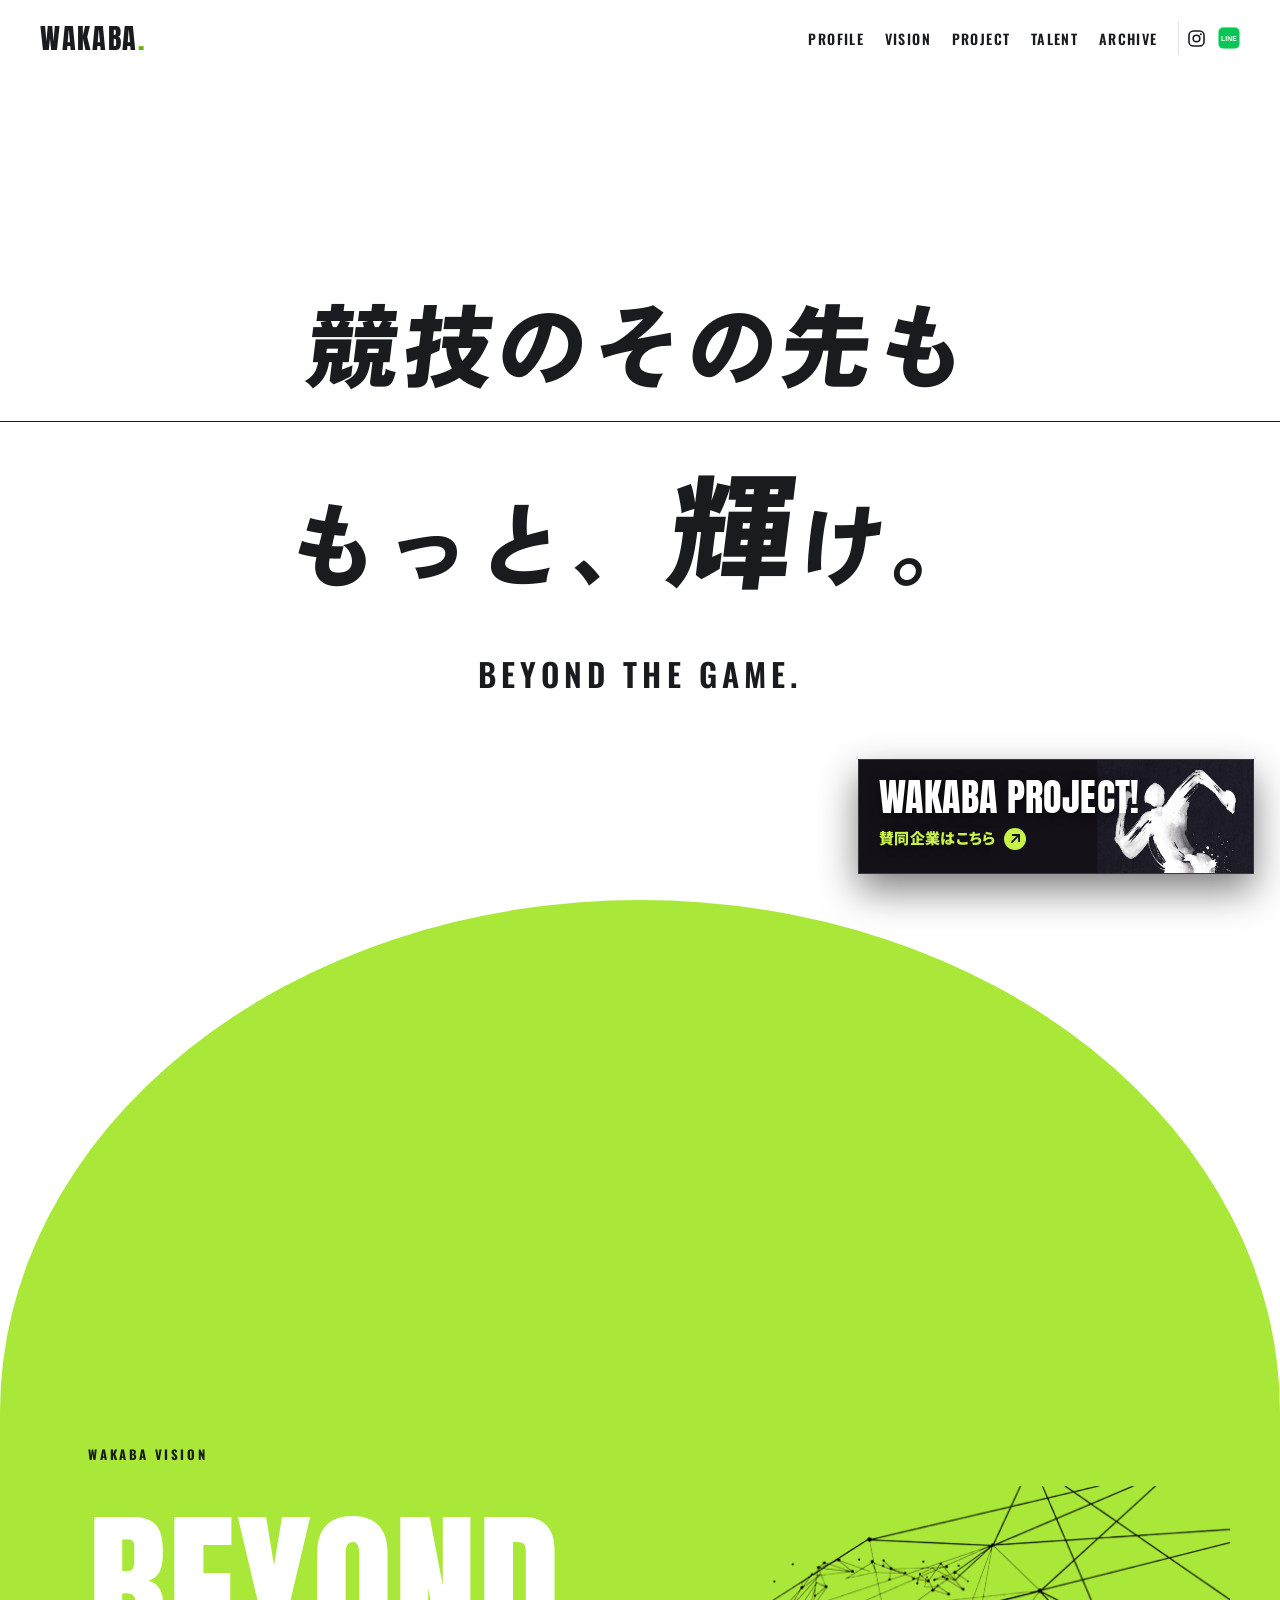
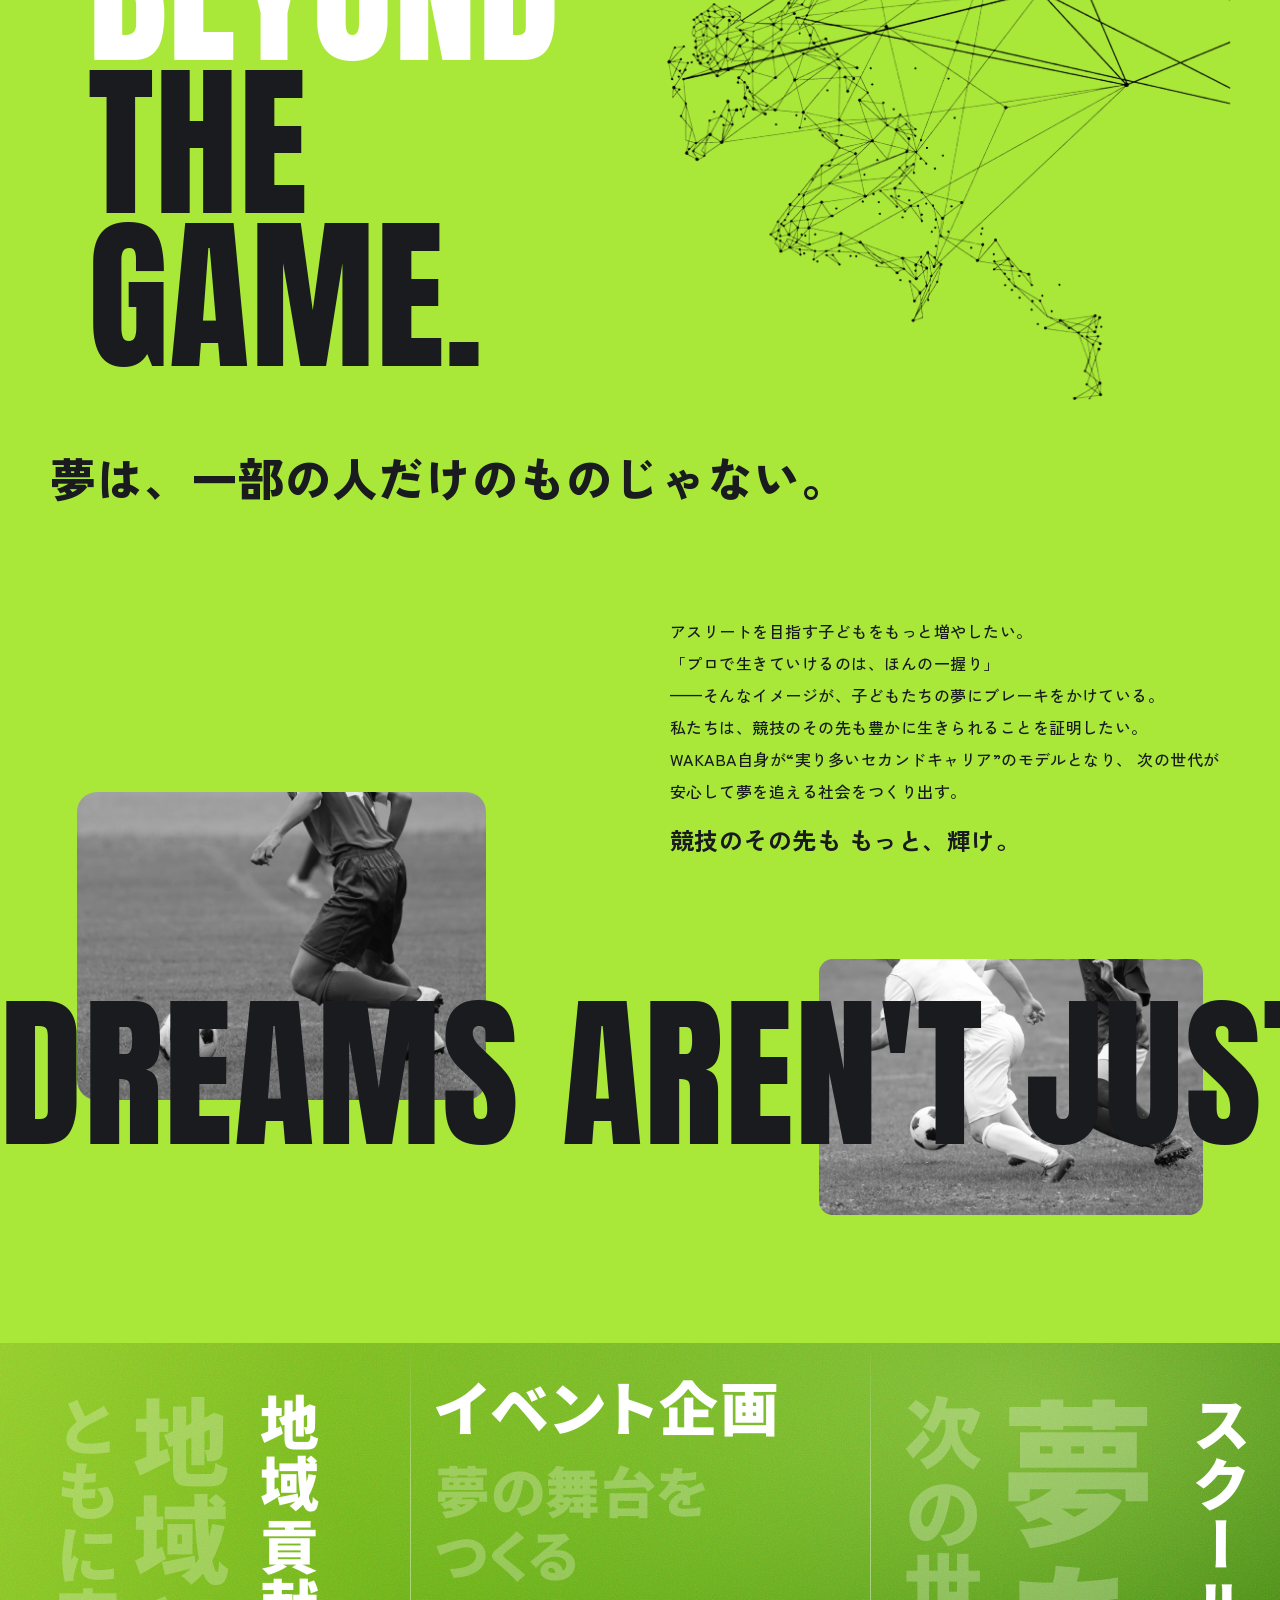
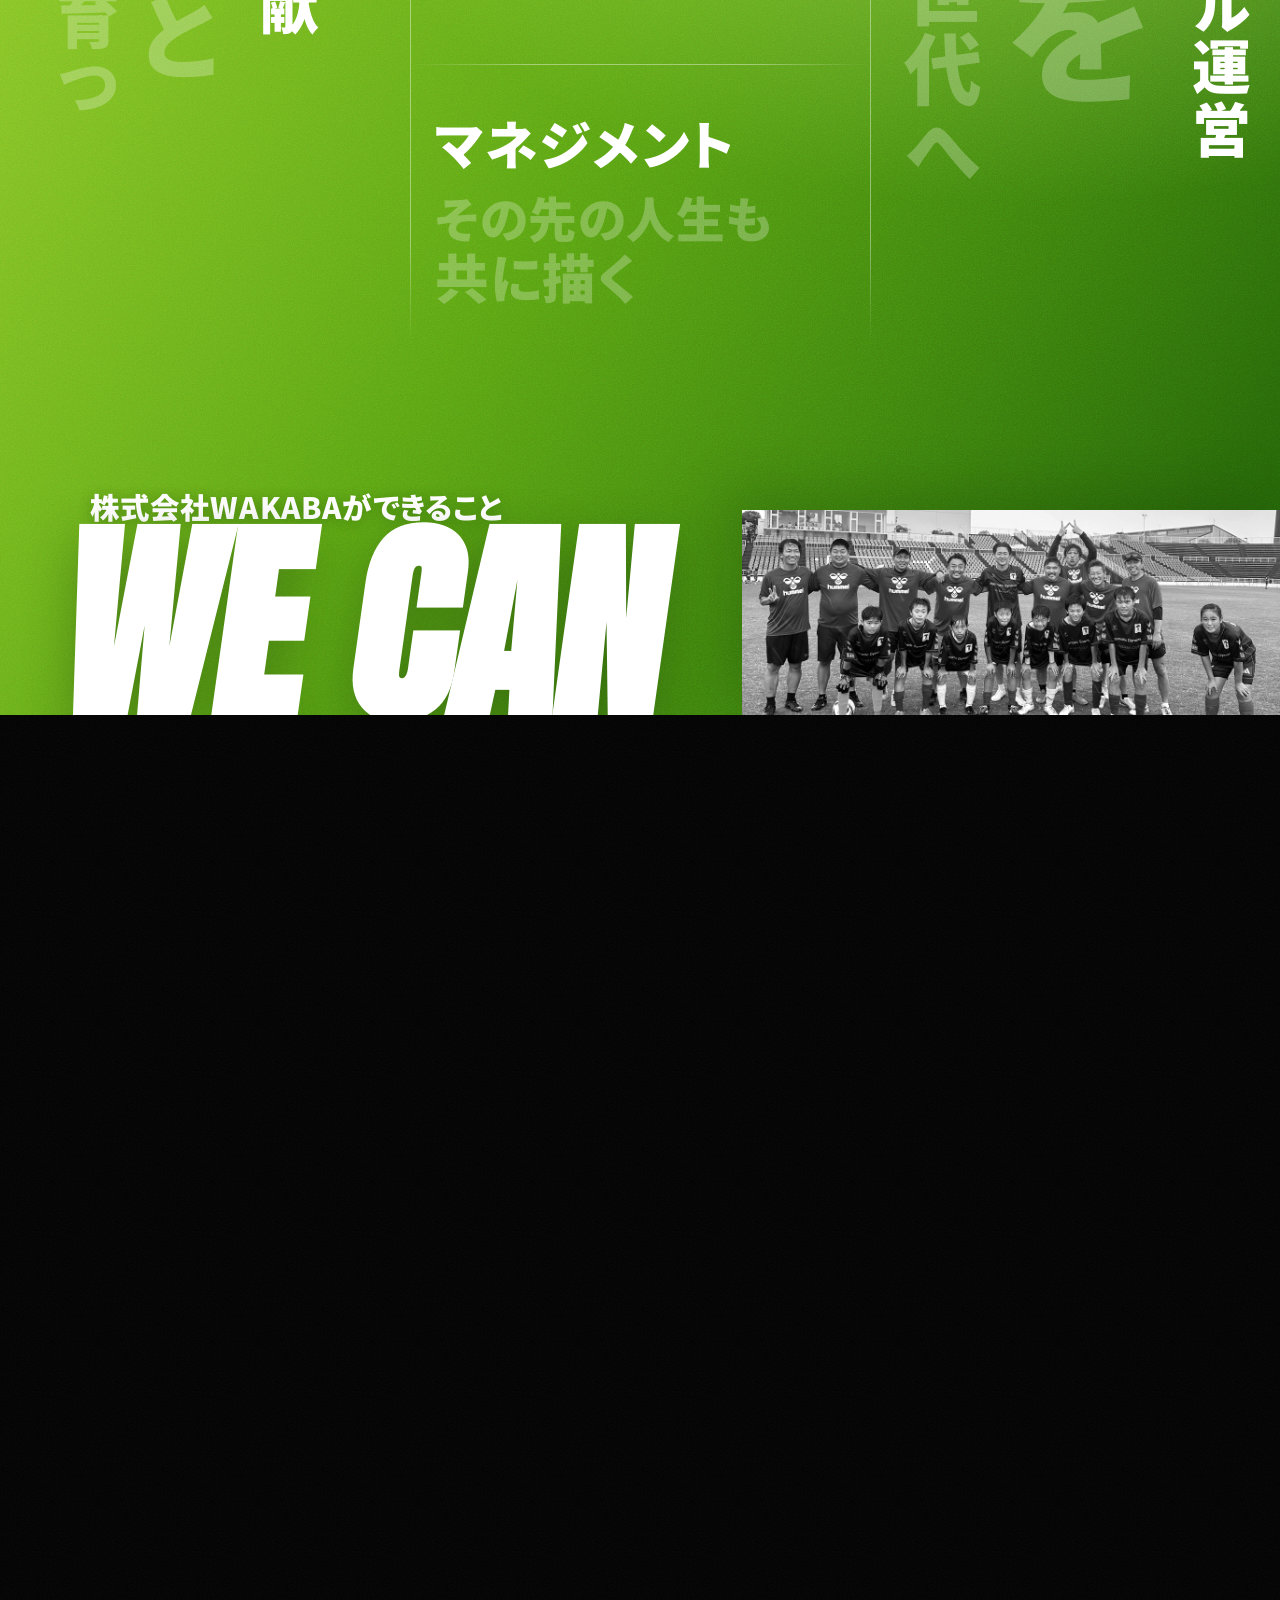
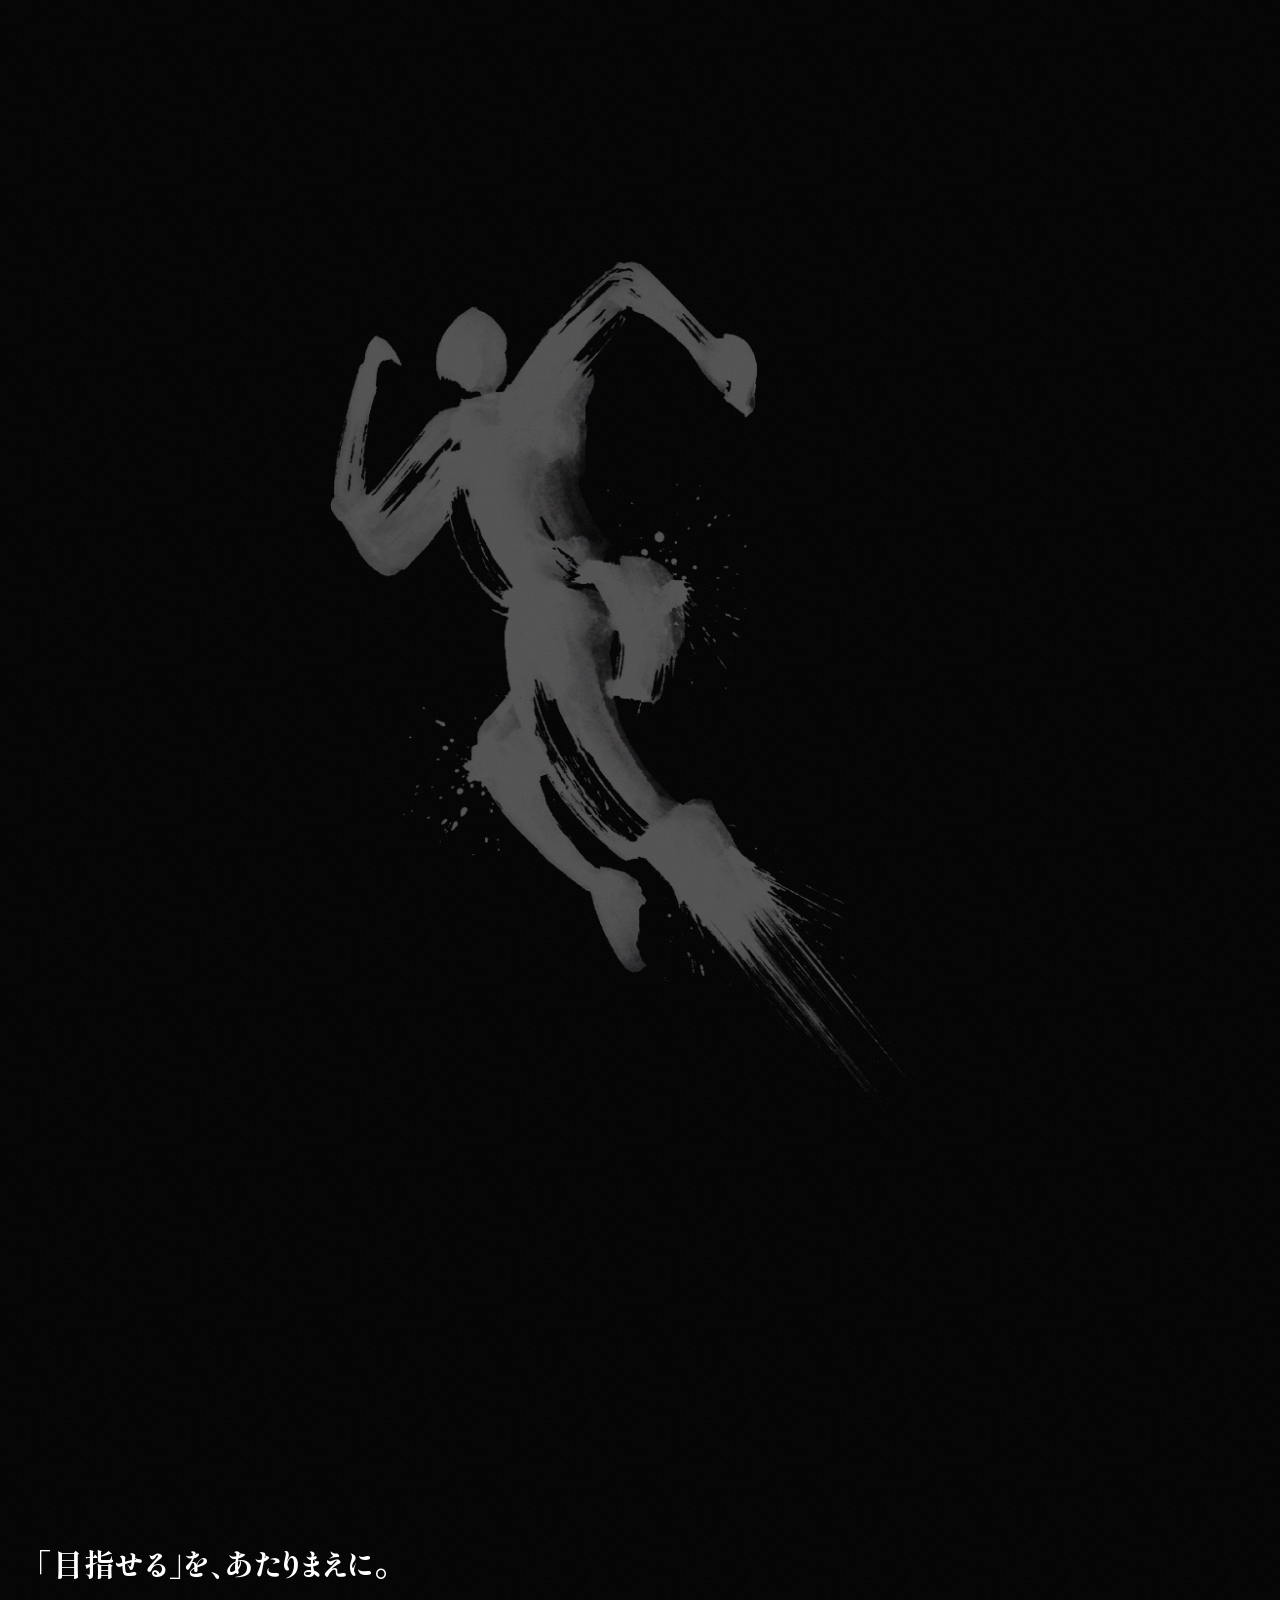
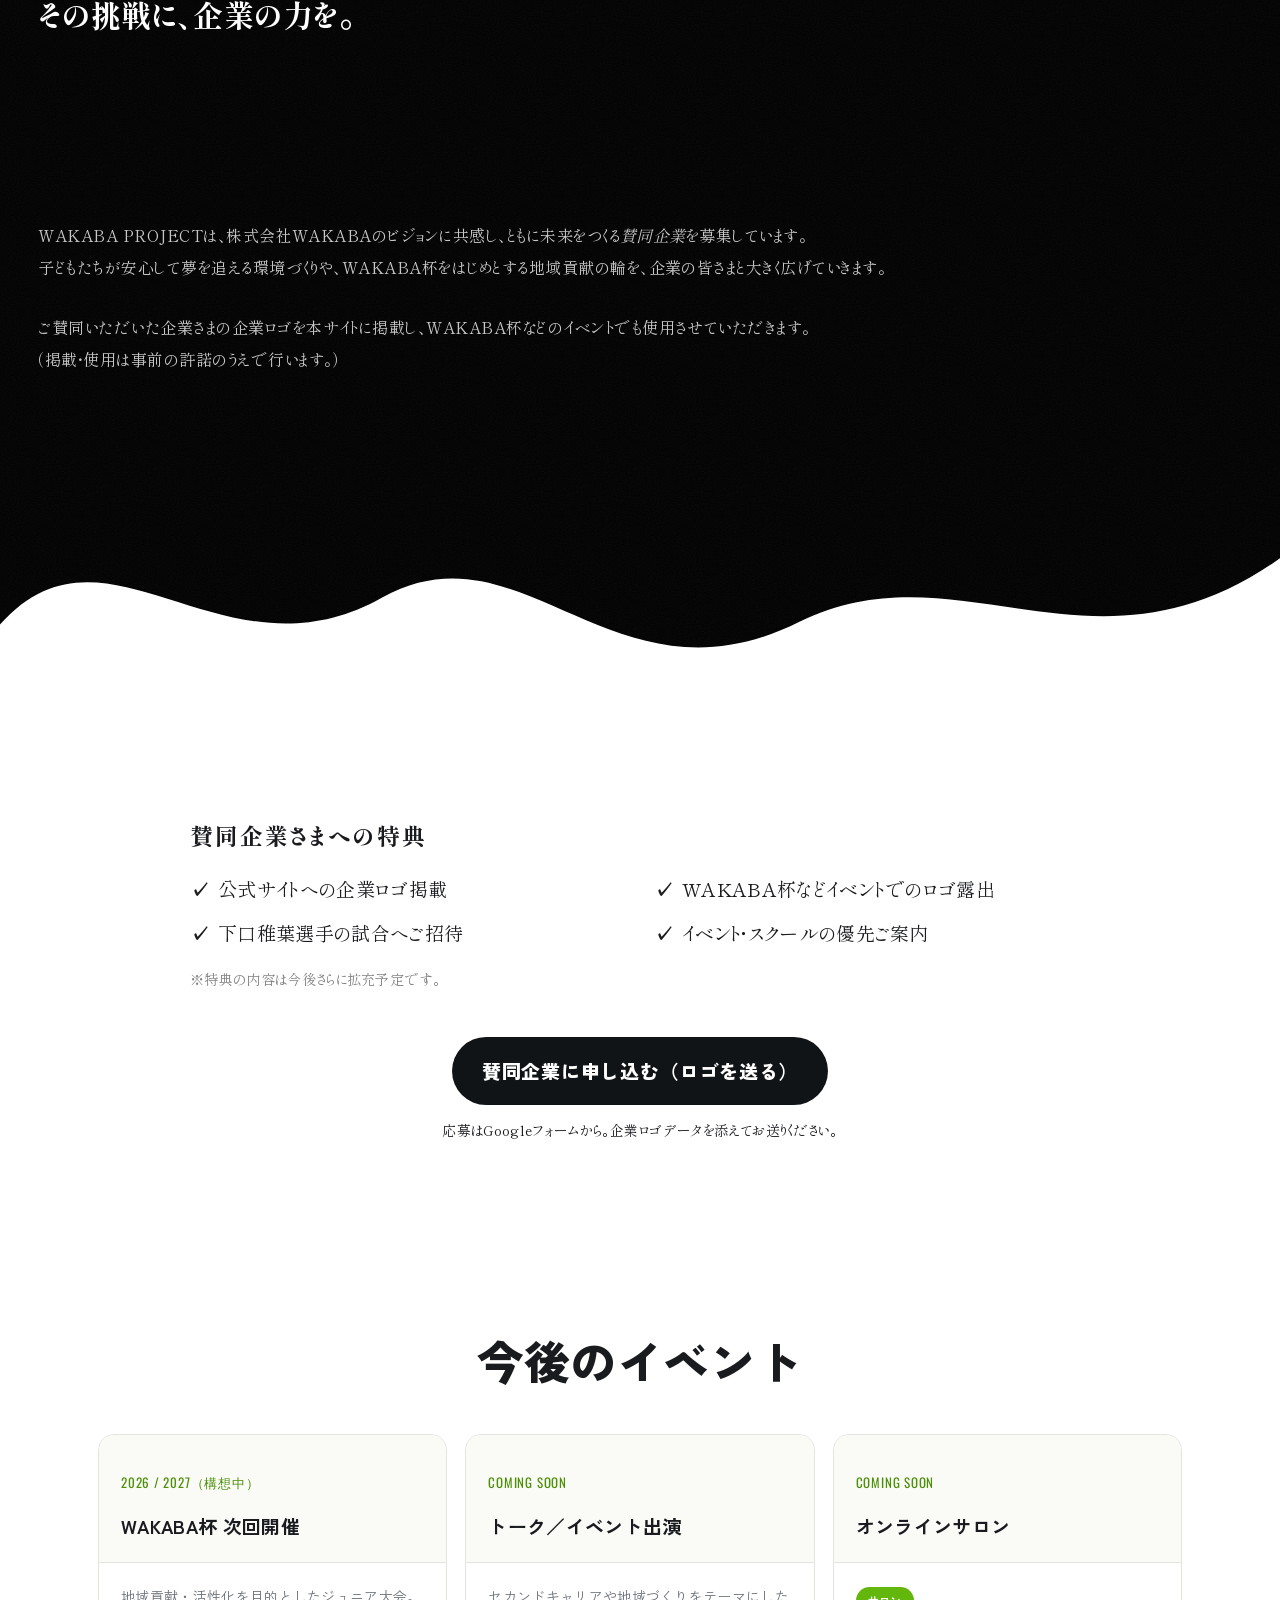
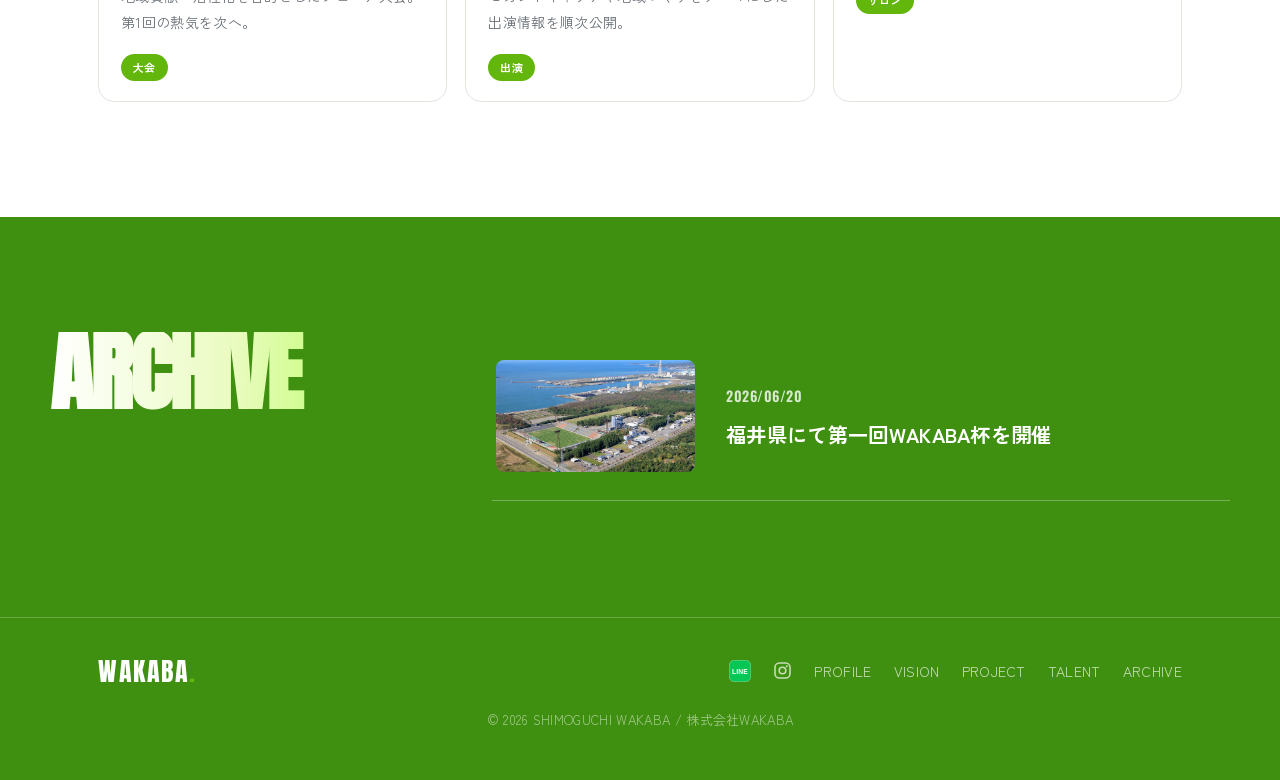
<file: index.html>
<!DOCTYPE html>
<html lang="ja">
<head>
  <meta charset="UTF-8" />
  <meta name="viewport" content="width=device-width, initial-scale=1.0" />

  <title>下口稚葉 オフィシャルサイト｜SHIMOGUCHI WAKABA</title>
  <meta name="description" content="プロサッカー選手・下口稚葉（しもぐち わかば）のオフィシャルサイト。福井県出身、湘南ベルマーレ所属のDF。株式会社WAKABAとして、選手のセカンドキャリア支援・イベント・スクールを通じた地域貢献に取り組みます。" />
  <meta property="og:title" content="下口稚葉 オフィシャルサイト｜SHIMOGUCHI WAKABA" />
  <meta property="og:description" content="福井県出身・湘南ベルマーレDF 下口稚葉。もう一花、咲かせよう。" />
  <meta property="og:type" content="website" />
  <meta property="og:image" content="images/portrait-chic.jpg" />

  <link rel="preconnect" href="https://fonts.googleapis.com" />
  <link rel="preconnect" href="https://fonts.gstatic.com" crossorigin />
  <link href="https://fonts.googleapis.com/css2?family=Anton&family=Noto+Sans+JP:wght@700;900&family=Oswald:wght@500;600;700&family=Shippori+Mincho:wght@500;600;700&family=Zen+Kaku+Gothic+New:wght@400;500;700;900&display=swap" rel="stylesheet" />

  <link rel="stylesheet" href="style.css?v=5" />
</head>
<body>

  <!-- =====================================================
       左サイドメニュー
       ===================================================== -->
  <header class="header" id="header">
    <div class="nav">
      <a href="#home" class="brand">WAKABA<span class="dot">.</span></a>
      <button class="nav-toggle" id="navToggle" aria-label="メニュー">
        <span></span><span></span><span></span>
      </button>
      <ul class="nav-links" id="navLinks">
        <li><a href="profile.html">PROFILE</a></li>
        <li><a href="#vision">VISION</a></li>
        <li><a href="#project">PROJECT</a></li>
        <li><a href="talent.html">TALENT</a></li>
        <li><a href="#archive">ARCHIVE</a></li>
        <li class="nav-sns">
          <a href="https://www.instagram.com/wakawaka0502/" target="_blank" rel="noopener" aria-label="Instagram">
            <svg viewBox="0 0 24 24" width="19" height="19" fill="none" stroke="currentColor" stroke-width="2"><rect x="2.5" y="2.5" width="19" height="19" rx="5.5"/><circle cx="12" cy="12" r="4.2"/><circle cx="17.4" cy="6.6" r="1.3" fill="currentColor" stroke="none"/></svg>
          </a>
          <a href="https://lin.ee/UhDBp0c" target="_blank" rel="noopener" aria-label="公式LINE">
            <svg viewBox="0 0 36 36" width="22" height="22" aria-hidden="true"><rect x=".5" y=".5" width="35" height="35" rx="8" fill="#06C755" stroke="rgba(255,255,255,.5)" stroke-width="1"/><text x="18" y="22.6" text-anchor="middle" font-family="Arial, Helvetica, sans-serif" font-weight="800" font-size="11" letter-spacing=".3" fill="#fff">LINE</text></svg>
          </a>
        </li>
      </ul>
    </div>
  </header>

  <!-- =====================================================
       メイン
       ===================================================== -->
  <main class="main">

    <!-- ===== HOME（中央に大きくキャッチコピー）===== -->
    <section class="home" id="home">
      <!-- 筆で書くように3パターンの曲線が順番に描かれ、その中に写真が現れる -->
      <svg class="home__swoosh" viewBox="0 0 1440 1000" preserveAspectRatio="xMidYMid slice" aria-hidden="true">
        <defs>
          <mask id="mA" maskUnits="userSpaceOnUse"><path class="brush pA" pathLength="100" d="M 100 200 C 350 620 490 730 620 720 C 760 710 850 430 937 340 C 1024 430 1110 710 1250 720 C 1420 730 1560 600 1780 220" fill="none" stroke="#fff" stroke-width="190" stroke-linecap="round" stroke-linejoin="round" /></mask>
          <mask id="mB" maskUnits="userSpaceOnUse"><path class="brush pB" pathLength="100" d="M -120 220 C 200 720 480 800 720 800 C 960 800 1240 720 1560 220" fill="none" stroke="#fff" stroke-width="170" stroke-linecap="round" stroke-linejoin="round" /></mask>
          <mask id="mC" maskUnits="userSpaceOnUse"><path class="brush pC" pathLength="100" d="M -120 800 C 200 300 480 220 720 220 C 960 220 1240 300 1560 800" fill="none" stroke="#fff" stroke-width="170" stroke-linecap="round" stroke-linejoin="round" /></mask>
        </defs>
        <g mask="url(#mA)" style="isolation:isolate">
          <rect x="0" y="0" width="1440" height="1000" fill="#a9e839" />
          <image href="images/shimoguchi-04.jpg" x="-184" y="-192" width="1900" height="1267" preserveAspectRatio="xMidYMid slice" style="mix-blend-mode:multiply; filter: grayscale(1) brightness(1.55) contrast(0.98)" />
          <rect x="0" y="0" width="1440" height="1000" fill="#ffffff" opacity="0.2" />
        </g>
        <g mask="url(#mB)" style="isolation:isolate">
          <rect x="0" y="0" width="1440" height="1000" fill="#a9e839" />
          <image href="images/shimoguchi-04.jpg" x="-184" y="-192" width="1900" height="1267" preserveAspectRatio="xMidYMid slice" style="mix-blend-mode:multiply; filter: grayscale(1) brightness(1.55) contrast(0.98)" />
          <rect x="0" y="0" width="1440" height="1000" fill="#ffffff" opacity="0.2" />
        </g>
        <g mask="url(#mC)" style="isolation:isolate">
          <rect x="0" y="0" width="1440" height="1000" fill="#a9e839" />
          <image href="images/shimoguchi-04.jpg" x="-184" y="-192" width="1900" height="1267" preserveAspectRatio="xMidYMid slice" style="mix-blend-mode:multiply; filter: grayscale(1) brightness(1.55) contrast(0.98)" />
          <rect x="0" y="0" width="1440" height="1000" fill="#ffffff" opacity="0.2" />
        </g>
      </svg>
      <div class="home__center">
        <h1 class="home__jp">
          <span>競技のその先も</span>
          <hr class="home__rule" />
          <span>もっと、<span class="lg">輝</span>け。</span>
        </h1>
        <p class="home__en">BEYOND THE GAME.</p>
      </div>
    </section>

    <!-- ===== VISION（ステートメント：黄緑の全面バンド／参考：alvamos）===== -->
    <section class="statement" id="vision">
      <div class="statement__inner">
        <span class="statement__label">WAKABA VISION</span>
        <div class="statement__catchrow">
          <h2 class="statement__catch"><span class="is-white">BEYOND</span><br><span class="is-ink">THE GAME.</span></h2>
          <img class="statement__player" src="images/soccer-5-cut.png" alt="" aria-hidden="true" />
        </div>
        <p class="statement__jp">夢は、一部の人だけのものじゃない。</p>
        <p class="statement__desc">アスリートを目指す子どもをもっと増やしたい。<br>
        「プロで生きていけるのは、ほんの一握り」<br>
        ——そんなイメージが、子どもたちの夢にブレーキをかけている。<br>
        私たちは、競技のその先も豊かに生きられることを証明したい。<br>
        WAKABA自身が“実り多いセカンドキャリア”のモデルとなり、 次の世代が安心して夢を追える社会をつくり出す。<br>
        <span class="statement__last">競技のその先も もっと、輝け。</span></p>
      </div>
    </section>

    <!-- ===== スピリット（上に固定写真＋下でローマ字が横スライド／参考：alvamos）===== -->
    <section class="spirit">
      <img class="spirit__photo" src="images/soccer-1.jpg" alt="" />
      <div class="spirit__marquee" aria-hidden="true">
        <div class="spirit__track">
          <span>DREAMS AREN'T JUST FOR THE FEW.</span>
          <span>DREAMS AREN'T JUST FOR THE FEW.</span>
        </div>
      </div>
      <img class="spirit__photo2" src="images/soccer-2.jpg" alt="" aria-hidden="true" />
    </section>

    <!-- ===== WE CAN（緑グラデ・グリッド・トーンオントーン／参考：DMJ）===== -->
    <section class="mission" id="wecan">
      <div class="mission__grain" aria-hidden="true"></div>
      <div class="mission__inner">
        <div class="mission__lines" aria-hidden="true">
          <i class="ln ln-v1"></i><i class="ln ln-v2"></i>
          <i class="ln ln-h1"></i><i class="ln ln-h2"></i>
        </div>

        <!-- 各事業を淡い巨大文字で配置（参考：DMJ）-->
        <p class="gh gh--event"><b>イベント企画</b>夢の舞台を<br>つくる</p>
        <p class="gh gh--mgmt"><b>マネジメント</b>その先の人生も<br><span class="gh-xl">共に描く</span></p>
        <p class="gh gh--community"><b>地域貢献</b><span class="gh-xl">地域と</span><br>ともに育つ</p>
        <p class="gh gh--school"><b>スクール運営</b><span class="gh-xl">夢を</span><br>次の世代へ</p>

        <div class="mission__foot">
          <div class="mission__head">
            <p class="mission__sub">株式会社WAKABAができること</p>
            <h2 class="mission__big">WE&nbsp;CAN</h2>
          </div>
        </div>
      </div>
      <div class="mission__photo">
        <img src="images/day5-strip.jpg" alt="WAKABA杯 集合写真" />
      </div>
    </section>

    <!-- ===== WAKABA PROJECT（黒背景／参考：日清スポーツ）===== -->
    <section class="wproject" id="project">
      <div class="wproject__intro">
        <div class="wproject__intro-stage">
          <div class="wproject__title">
            <img src="images/wakaba-word.png" alt="WAKABA" />
            <img src="images/project-word.png" alt="PROJECT" />
          </div>
        </div>
      </div>
      <div class="wproject__inner">
        <div class="wproject__visual">
          <img class="wproject__img" src="images/wakaba-project-2-cut.png" alt="WAKABA PROJECT" />
        </div>
        <div class="wproject__body">
          <p class="wproject__lead">「目指せる」を、あたりまえに。<br>その挑戦に、企業の力を。</p>
          <p class="wproject__desc"><span class="nb">WAKABA PROJECTは、株式会社WAKABAのビジョンに共感し、ともに未来をつくる<em>賛同企業</em>を募集しています。</span><br><span class="nb">子どもたちが安心して夢を追える環境づくりや、WAKABA杯をはじめとする地域貢献の輪を、企業の皆さまと大きく広げていきます。</span></p>
          <p class="wproject__desc"><span class="nb">ご賛同いただいた企業さまの企業ロゴを本サイトに掲載し、WAKABA杯などのイベントでも使用させていただきます。</span><br>（掲載・使用は事前の許諾のうえで行います。）</p>
        </div>
      </div>

      <div class="wproject__waves">
        <svg class="wproject__wave wproject__wave--top" viewBox="0 0 1440 170" preserveAspectRatio="none" aria-hidden="true">
          <path fill="#ffffff" d="M0,98 C 120,18 250,140 430,80 C 590,28 690,158 900,96 C 1080,44 1230,142 1440,54 L1440,170 L0,170 Z"/>
        </svg>
        <div class="wproject__waves-inner">
          <div class="wproject__perks">
            <p class="wproject__perks-ttl">賛同企業さまへの特典</p>
            <ul>
              <li>公式サイトへの企業ロゴ掲載</li>
              <li>WAKABA杯などイベントでのロゴ露出</li>
              <li>下口稚葉選手の試合へご招待</li>
              <li>イベント・スクールの優先ご案内</li>
            </ul>
            <p class="wproject__note">※特典の内容は今後さらに拡充予定です。</p>
          </div>

          <a class="wproject__cta" href="https://docs.google.com/forms/d/e/1FAIpQLScuHa-2auU-7fpwRFmIdTTCH7iu7FdURXf8PGaZWWog4asMRw/viewform" target="_blank" rel="noopener">賛同企業に申し込む（ロゴを送る）</a>
          <p class="wproject__formnote">応募はGoogleフォームから。企業ロゴデータを添えてお送りください。</p>
        </div>
      </div>
    </section>

    <!-- ===== EVENTS ===== -->
    <section class="section section--dark" id="events">
      <h2 class="section-title">今後のイベント</h2>
      <div class="events">
        <div class="event-card reveal">
          <div class="event-card__head">
            <p class="event-card__date">2026 / 2027（構想中）</p>
            <h4>WAKABA杯 次回開催</h4>
          </div>
          <div class="event-card__body">
            <p>地域貢献・活性化を目的としたジュニア大会。第1回の熱気を次へ。</p>
            <span class="tag">大会</span>
          </div>
        </div>
        <div class="event-card reveal">
          <div class="event-card__head">
            <p class="event-card__date">COMING SOON</p>
            <h4>トーク／イベント出演</h4>
          </div>
          <div class="event-card__body">
            <p>セカンドキャリアや地域づくりをテーマにした出演情報を順次公開。</p>
            <span class="tag">出演</span>
          </div>
        </div>
        <div class="event-card reveal">
          <div class="event-card__head">
            <p class="event-card__date">COMING SOON</p>
            <h4>オンラインサロン</h4>
          </div>
          <div class="event-card__body">
            <span class="tag">サロン</span>
          </div>
        </div>
      </div>
    </section>

    <!-- ===== ARCHIVE（参考：DMJ NEWS）===== -->
    <section class="section section--dark" id="archive">
      <div class="news">
        <div class="news__head">
          <h2 class="news__title">ARCHIVE</h2>
        </div>
        <div class="news__list">
          <a class="news__item reveal" href="archive/wakabacup-2026.html">
            <div class="news__thumb"><img src="images/福井テクノポートスタジアム.jpg" alt="福井テクノポートスタジアム 第一回WAKABA杯" /></div>
            <div class="news__body">
              <p class="news__date">2026/06/20</p>
              <h3 class="news__ttl">福井県にて第一回WAKABA杯を開催</h3>
            </div>
          </a>
        </div>
      </div>
    </section>

  </main>

  <!-- ===== フッター ===== -->
  <footer class="footer" id="contact">
    <div class="container">
      <a href="#home" class="brand">WAKABA<span class="dot">.</span></a>
      <nav class="footer__links">
        <a class="footer__sns" href="https://lin.ee/UhDBp0c" target="_blank" rel="noopener" aria-label="下口稚葉 公式LINE">
          <svg viewBox="0 0 36 36" width="22" height="22" aria-hidden="true"><rect x=".5" y=".5" width="35" height="35" rx="8" fill="#06C755" stroke="rgba(255,255,255,.5)" stroke-width="1"/><text x="18" y="22.6" text-anchor="middle" font-family="Arial, Helvetica, sans-serif" font-weight="800" font-size="11" letter-spacing=".3" fill="#fff">LINE</text></svg>
        </a>
        <a class="footer__sns" href="https://www.instagram.com/wakawaka0502/" target="_blank" rel="noopener" aria-label="下口稚葉 Instagram">
          <svg viewBox="0 0 24 24" width="19" height="19" fill="none" stroke="currentColor" stroke-width="2"><rect x="2.5" y="2.5" width="19" height="19" rx="5.5"/><circle cx="12" cy="12" r="4.2"/><circle cx="17.4" cy="6.6" r="1.3" fill="currentColor" stroke="none"/></svg>
        </a>
        <a href="profile.html">PROFILE</a>
        <a href="#vision">VISION</a>
        <a href="#project">PROJECT</a>
        <a href="talent.html">TALENT</a>
        <a href="#archive">ARCHIVE</a>
      </nav>
    </div>
    <p class="footer__copy">© 2026 SHIMOGUCHI WAKABA / 株式会社WAKABA</p>
  </footer>

  <!-- =====================================================
       動き（メニュー開閉・現在地ハイライト・ふわっと表示）
       ===================================================== -->
  <script>
    // スクロールでヘッダーを白くする
    const header = document.getElementById('header');
    window.addEventListener('scroll', () => {
      header.classList.toggle('is-scrolled', window.scrollY > 30);
    }, { passive: true });

    // スマホメニュー開閉
    const toggle = document.getElementById('navToggle');
    const links = document.getElementById('navLinks');
    toggle.addEventListener('click', () => {
      toggle.classList.toggle('is-open');
      links.classList.toggle('is-open');
    });
    links.querySelectorAll('a').forEach(a => a.addEventListener('click', () => {
      toggle.classList.remove('is-open');
      links.classList.remove('is-open');
    }));

    // スクロール位置に応じてメニューをハイライト
    const navMap = {};
    links.querySelectorAll('a').forEach(a => navMap[a.getAttribute('href').slice(1)] = a);
    const spy = new IntersectionObserver((entries) => {
      entries.forEach(e => {
        if (e.isIntersecting) {
          Object.values(navMap).forEach(a => a.classList.remove('is-active'));
          navMap[e.target.id]?.classList.add('is-active');
        }
      });
    }, { rootMargin: '-45% 0px -50% 0px' });
    document.querySelectorAll('main section[id]').forEach(s => spy.observe(s));

    // スクロールでふわっと表示
    const io = new IntersectionObserver((entries) => {
      entries.forEach(e => { if (e.isIntersecting) e.target.classList.add('is-visible'); });
    }, { threshold: 0.12 });
    document.querySelectorAll('.reveal').forEach(el => io.observe(el));

    // VISIONステートメント：上部の丸みが、下にスクロールすると平らになり黄緑が全幅に広がる（参考：alvamos）
    const statement = document.getElementById('vision');
    if (statement) {
      const onStatementScroll = () => {
        const rect = statement.getBoundingClientRect();
        const vh = window.innerHeight;
        let p = (vh * 0.6 - rect.top) / (vh * 1.1); // 上端が画面6割の位置まで来てから、ゆっくり平らに広がる
        p = Math.min(Math.max(p, 0), 1);
        const rx = (1 - p) * 50;                        // 横方向の丸み（%）
        const ry = (1 - p) * window.innerWidth * 0.40;  // 縦方向の丸み（半円に近い太陽のドーム）
        statement.style.borderTopLeftRadius = rx + '% ' + ry + 'px';
        statement.style.borderTopRightRadius = rx + '% ' + ry + 'px';
      };
      onStatementScroll();
      window.addEventListener('scroll', onStatementScroll, { passive: true });
      window.addEventListener('resize', onStatementScroll, { passive: true });
    }


    // WAKABA PROJECT：全面真っ黒の中で、スクロールに合わせて筆文字が浮き出る
    const wpIntro = document.querySelector('.wproject__intro');
    const wpTitle = document.querySelector('.wproject__title');
    if (wpIntro && wpTitle) {
      const onIntro = () => {
        const rect = wpIntro.getBoundingClientRect();
        const vh = window.innerHeight;
        const introH = wpIntro.offsetHeight;
        let p = (-rect.top) / Math.max(introH - vh, 1); // ピン留め中のスクロール進捗 0→1
        p = Math.min(Math.max(p, 0), 1);
        let e = Math.min(p / 0.62, 1);                  // 前半6割かけてゆっくり浮き出て、以降はsolidで定着
        e = e < 0.5 ? 2*e*e : 1 - Math.pow(-2*e+2,2)/2; // easeInOut
        wpTitle.style.opacity = e.toFixed(3);
        wpTitle.style.filter = 'blur(' + ((1 - e) * 18).toFixed(1) + 'px)';
        wpTitle.style.transform = 'translateY(' + ((1 - e) * 24).toFixed(1) + 'px) scale(' + (0.94 + e * 0.06).toFixed(3) + ')';
      };
      onIntro();
      window.addEventListener('scroll', onIntro, { passive: true });
      window.addEventListener('resize', onIntro, { passive: true });
    }

    // WAKABA PROJECT：本文の画像がスクロールで上下（パララックス）
    const wpImg = document.querySelector('.wproject__img');
    if (wpImg) {
      let ticking = false;
      const onWpScroll = () => {
        const rect = wpImg.getBoundingClientRect();
        const vh = window.innerHeight;
        const center = rect.top + rect.height / 2;
        const offset = (vh / 2 - center);
        wpImg.style.transform = 'translateY(' + (offset * 0.14).toFixed(1) + 'px)';
        ticking = false;
      };
      const req = () => { if (!ticking) { ticking = true; requestAnimationFrame(onWpScroll); } };
      onWpScroll();
      window.addEventListener('scroll', req, { passive: true });
      window.addEventListener('resize', req, { passive: true });
    }

    // WAKABA PROJECT：画面中央に来たら、その場でパッと別テイストに切り替える（ハードカット）
    const projSec = document.getElementById('project');
    if (projSec) {
      let inProj = false;
      const io4 = new IntersectionObserver((entries) => {
        entries.forEach(e => {
          if (e.isIntersecting === inProj) return;
          inProj = e.isIntersecting;
          document.body.classList.toggle('pw-mode', inProj);
        });
      }, { rootMargin: '-45% 0px -45% 0px', threshold: 0 });
      io4.observe(projSec);
    }
    // ARCHIVE（最下部）表示中は賛同企業バナーを隠す
    const pjFab = document.querySelector('.pj-fab');
    const archiveSec = document.getElementById('archive');
    if (pjFab && archiveSec) {
      const fabIO = new IntersectionObserver((es) => {
        es.forEach(e => pjFab.classList.toggle('is-hidden', e.isIntersecting));
      }, { threshold: 0 });
      fabIO.observe(archiveSec);
    }

    // メニューのPROJECTは、黒画面で止まらず筆文字が浮き出た位置まで移動
    const scrollToProject = (smooth) => {
      const intro = document.querySelector('.wproject__intro');
      if (!intro) { const p = document.getElementById('project'); if (p) p.scrollIntoView(); return; }
      const vh = window.innerHeight;
      const target = intro.getBoundingClientRect().top + window.scrollY + 0.7 * Math.max(intro.offsetHeight - vh, 1);
      const html = document.documentElement, prev = html.style.scrollBehavior;
      if (!smooth) html.style.scrollBehavior = 'auto';
      window.scrollTo({ top: target, behavior: smooth ? 'smooth' : 'auto' });
      html.style.scrollBehavior = prev;
    };
    document.querySelectorAll('a[href="#project"]').forEach(a => {
      a.addEventListener('click', (ev) => { ev.preventDefault(); history.replaceState(null, '', '#project'); scrollToProject(true); });
    });
    if (location.hash === '#project') {
      const go = () => scrollToProject(false);
      requestAnimationFrame(go); setTimeout(go, 250); setTimeout(go, 650);
    }
  </script>
  <!-- WAKABA PROJECT 賛同企業 固定リンク -->
  <a class="pj-fab" href="https://docs.google.com/forms/d/e/1FAIpQLScuHa-2auU-7fpwRFmIdTTCH7iu7FdURXf8PGaZWWog4asMRw/viewform" target="_blank" rel="noopener" aria-label="WAKABA PROJECT 賛同企業はこちら">
    <span class="pj-fab__main">
      <span class="pj-fab__big">WAKABA PROJECT!</span>
      <span class="pj-fab__sub">賛同企業はこちら<span class="pj-fab__arw" aria-hidden="true"><svg viewBox="0 0 24 24" width="17" height="17" fill="none" stroke="currentColor" stroke-width="2.6" stroke-linecap="round" stroke-linejoin="round"><line x1="7" y1="17" x2="17" y2="7"/><polyline points="8 7 17 7 17 16"/></svg></span></span>
    </span>
    <img class="pj-fab__img" src="images/WAKABAプロジェクト②.jpg" alt="" aria-hidden="true" />
  </a>
</body>
</html>
</file>
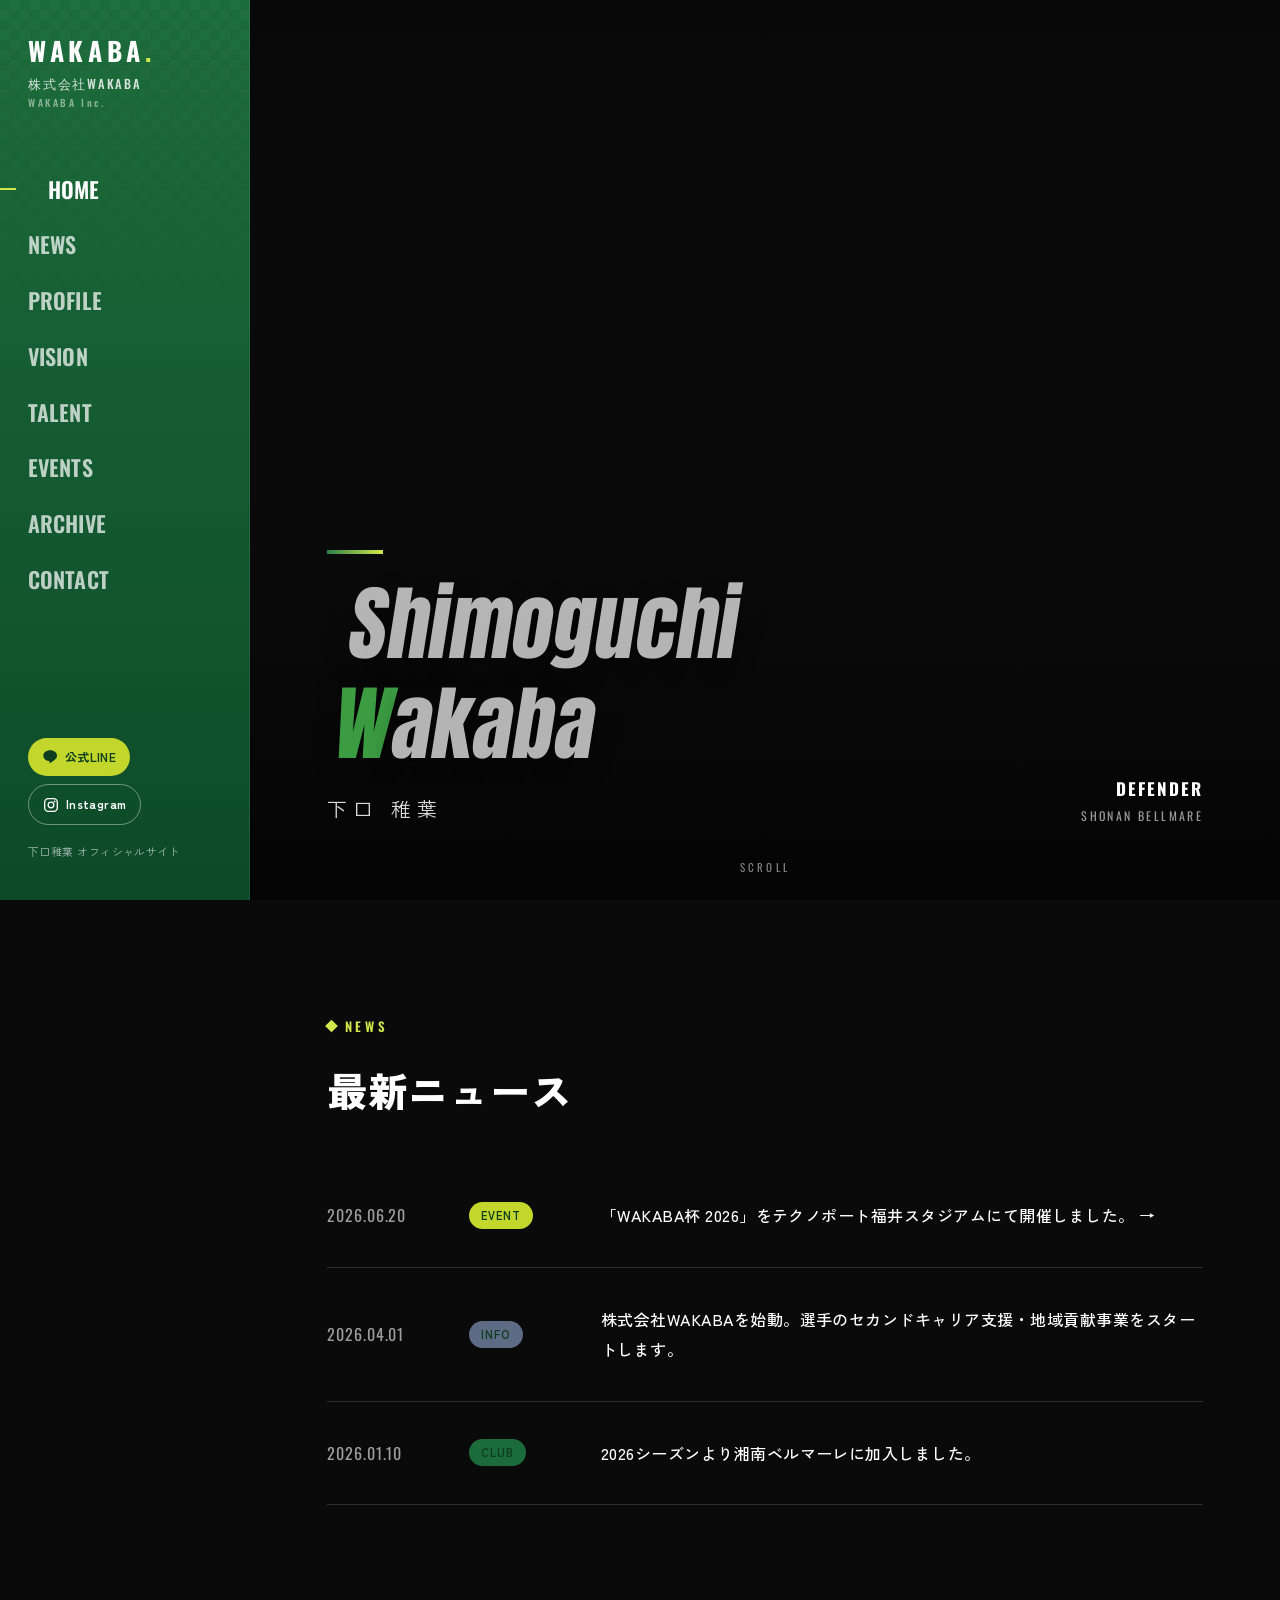
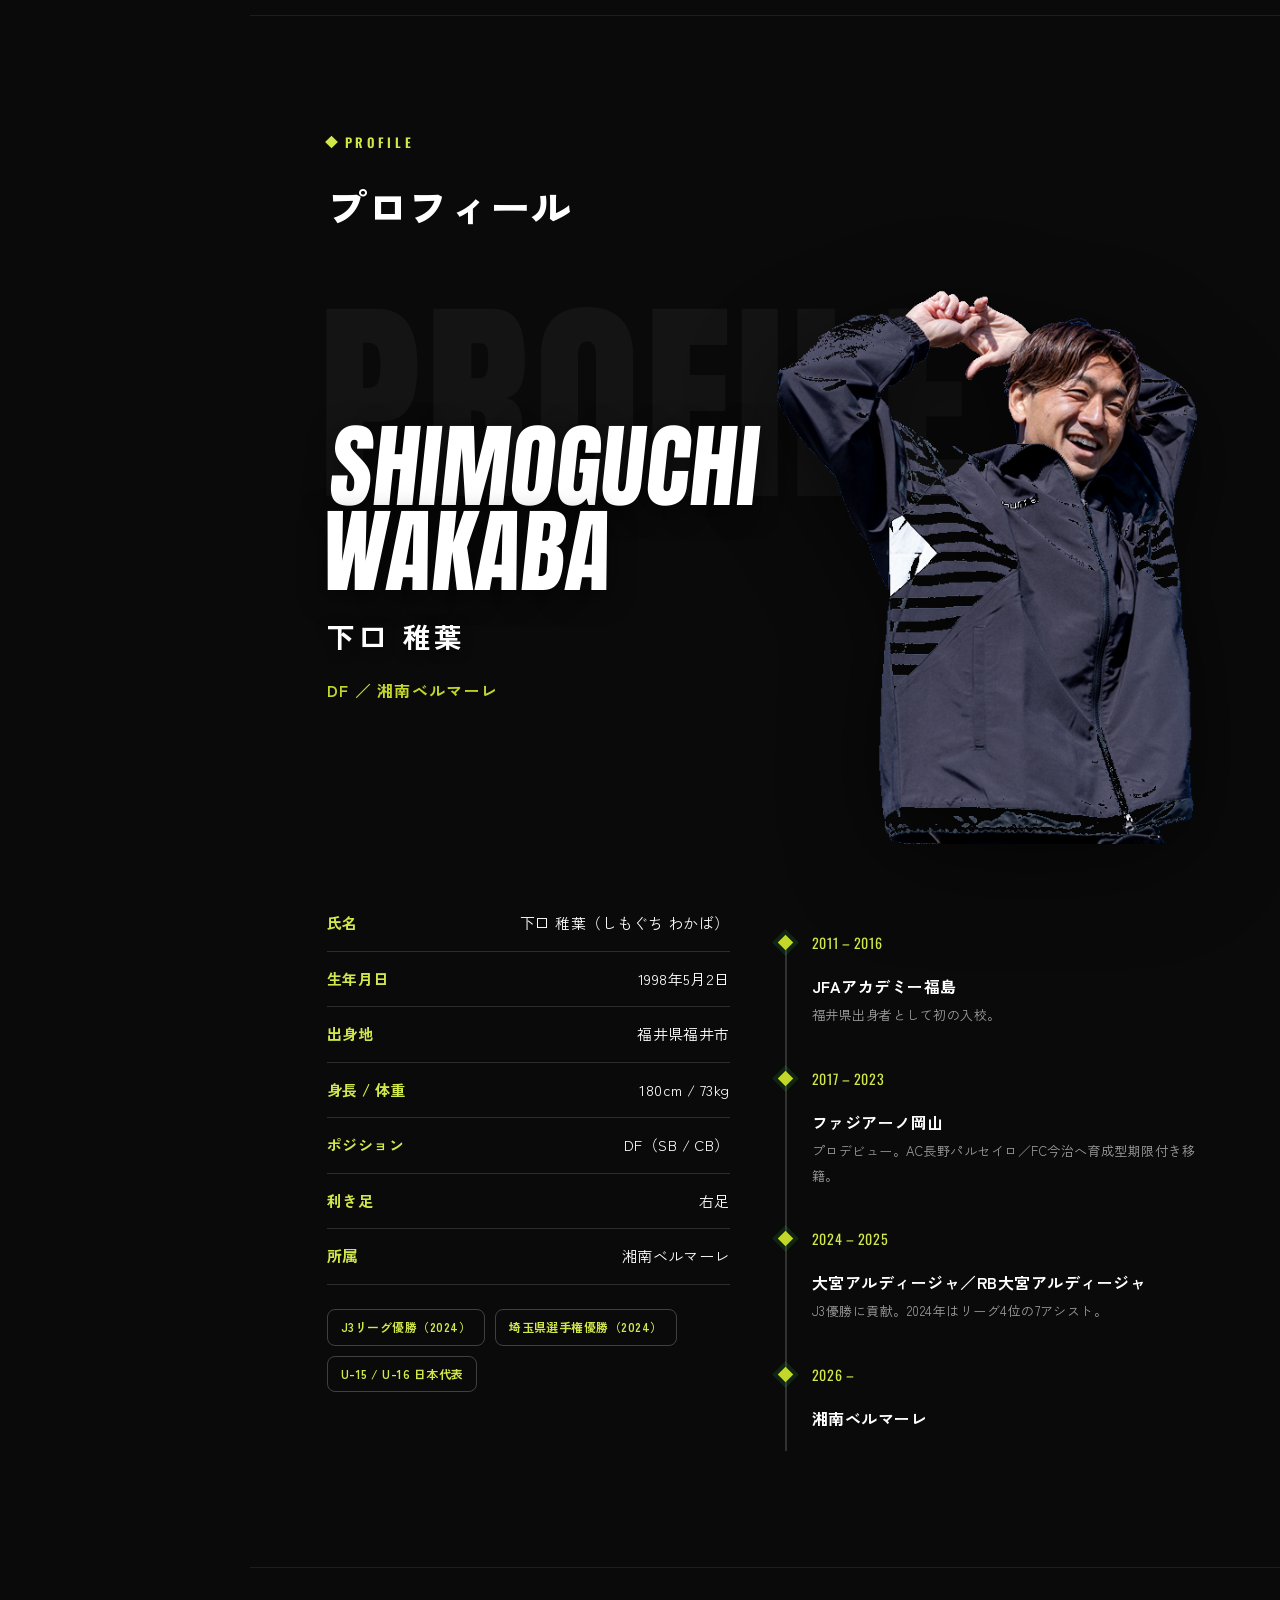
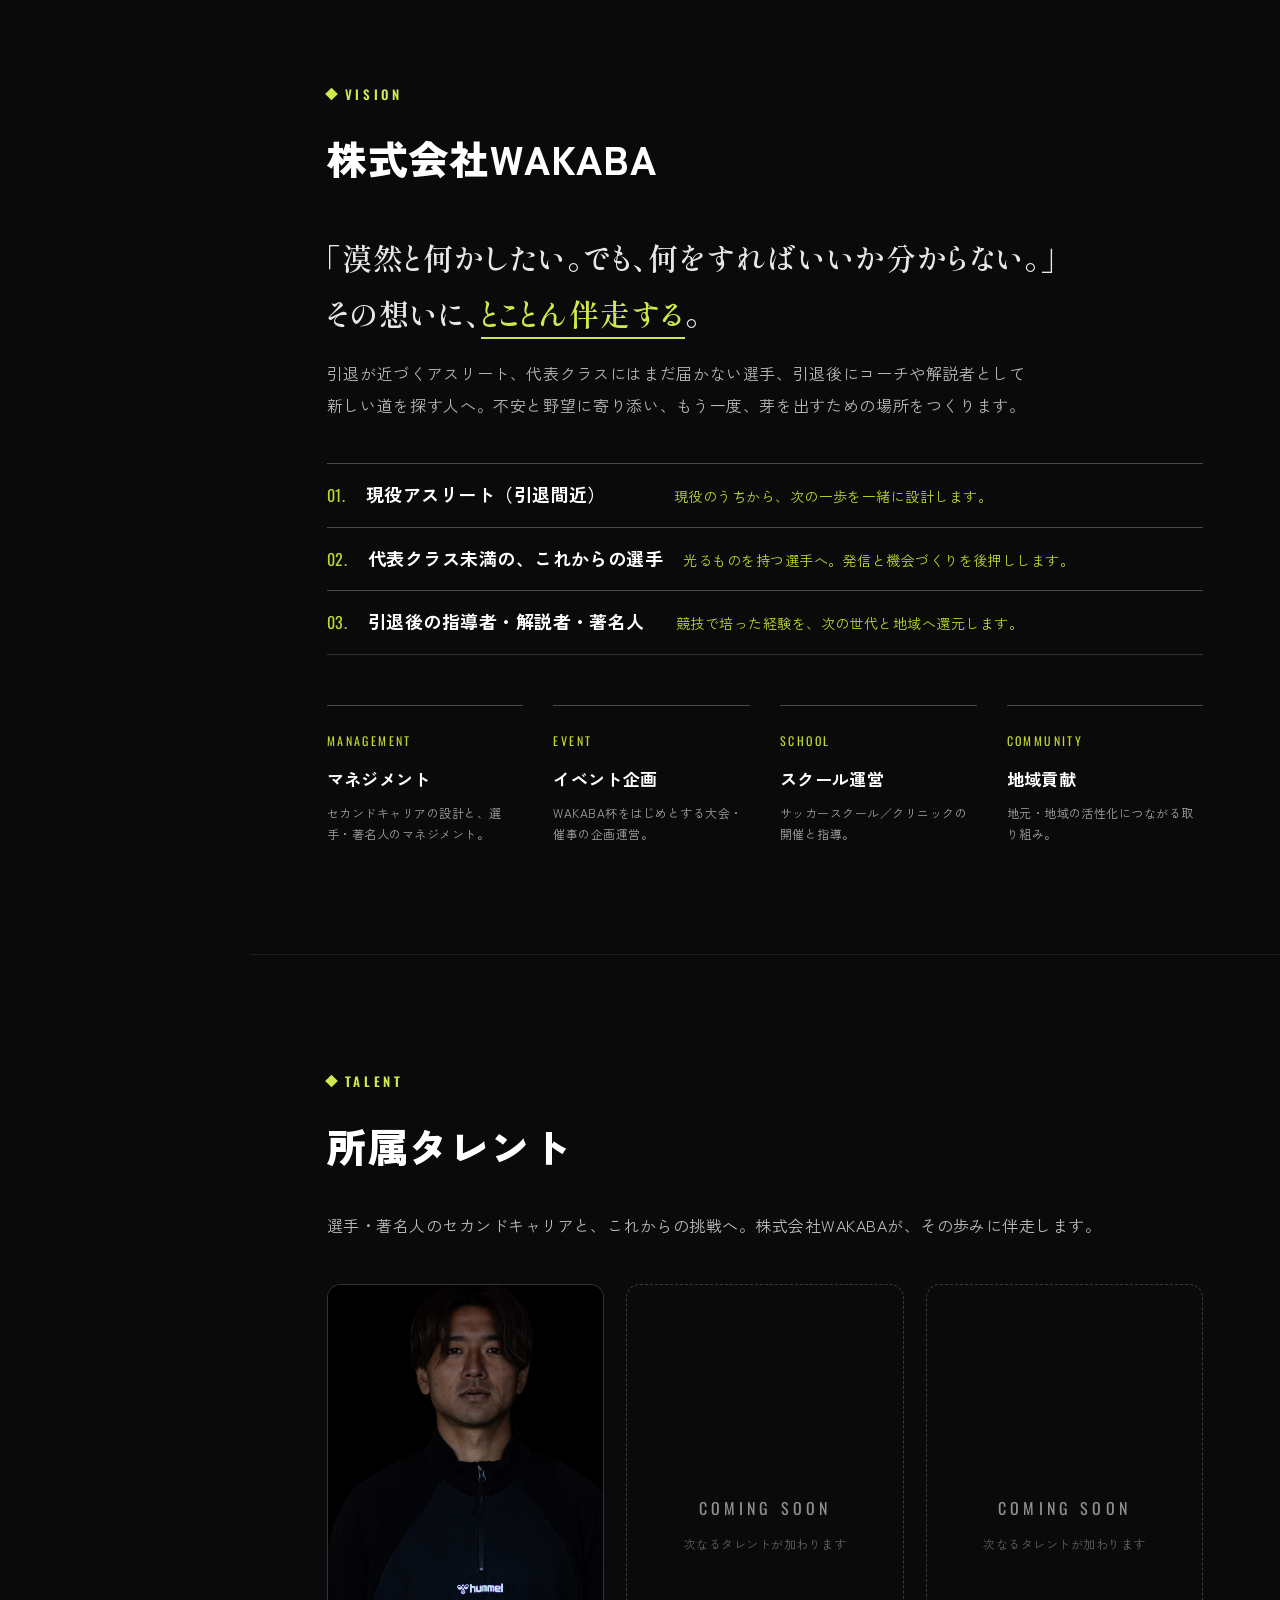
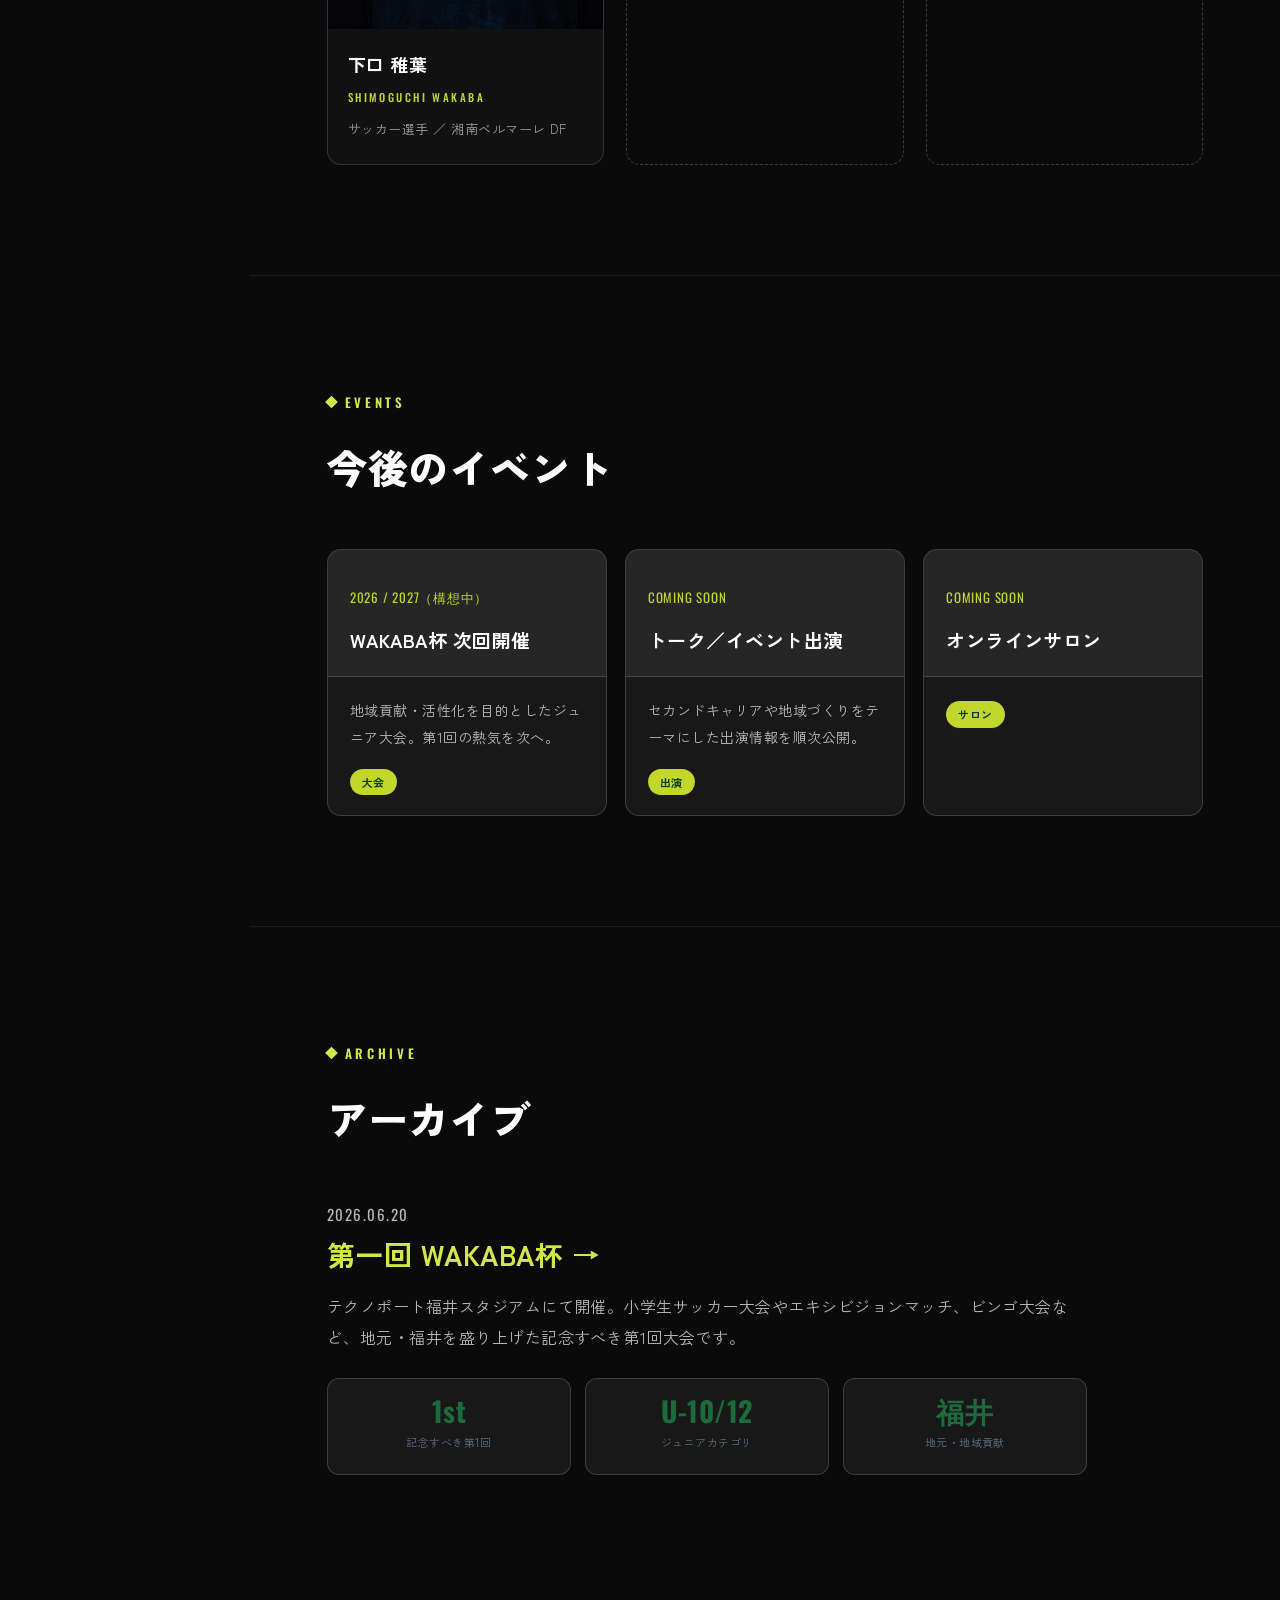
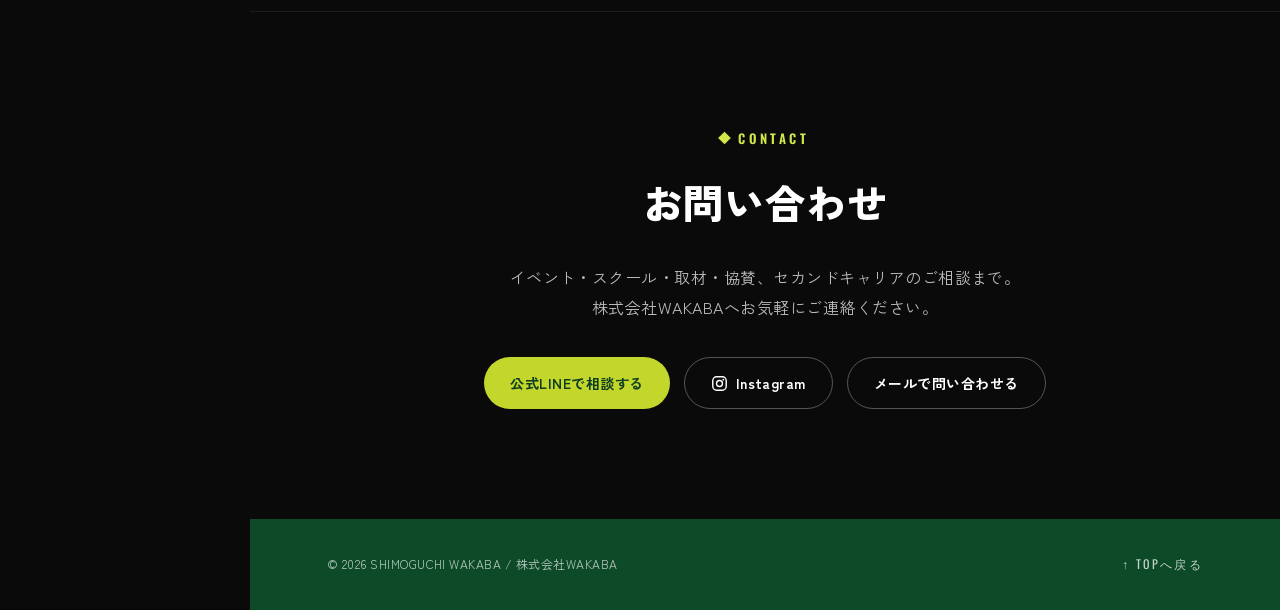
<file: shimoguchi-site/index.html>
<!DOCTYPE html>
<html lang="ja">
<head>
  <meta charset="UTF-8" />
  <meta name="viewport" content="width=device-width, initial-scale=1.0" />

  <title>下口稚葉 オフィシャルサイト｜SHIMOGUCHI WAKABA</title>
  <meta name="description" content="プロサッカー選手・下口稚葉（しもぐち わかば）のオフィシャルサイト。福井県出身、湘南ベルマーレ所属のDF。株式会社WAKABAとして、選手のセカンドキャリア支援・イベント・スクールを通じた地域貢献に取り組みます。" />
  <meta property="og:title" content="下口稚葉 オフィシャルサイト｜SHIMOGUCHI WAKABA" />
  <meta property="og:description" content="福井県出身・湘南ベルマーレDF 下口稚葉。もう一花、咲かせよう。" />
  <meta property="og:type" content="website" />
  <meta property="og:image" content="images/portrait-chic.jpg" />

  <link rel="preconnect" href="https://fonts.googleapis.com" />
  <link rel="preconnect" href="https://fonts.gstatic.com" crossorigin />
  <link href="https://fonts.googleapis.com/css2?family=Anton&family=Oswald:wght@500;600;700&family=Shippori+Mincho:wght@500;600;700&family=Zen+Kaku+Gothic+New:wght@400;500;700&display=swap" rel="stylesheet" />

  <link rel="stylesheet" href="style.css" />
</head>
<body>

  <!-- =====================================================
       左サイドメニュー
       ===================================================== -->
  <aside class="sidebar">
    <a href="#home" class="sidebar__brand">
      WAKABA<span class="dot">.</span>
      <small>株式会社WAKABA<span class="en">WAKABA Inc.</span></small>
    </a>

    <nav class="sidebar__nav" id="navLinks">
      <a href="#home">HOME</a>
      <a href="#news">NEWS</a>
      <a href="#profile">PROFILE</a>
      <a href="#vision">VISION</a>
      <a href="#talent">TALENT</a>
      <a href="#events">EVENTS</a>
      <a href="#archive">ARCHIVE</a>
      <a href="#contact">CONTACT</a>
    </nav>

    <div class="sidebar__foot">
      <div class="sns">
        <!-- ▼ 公式LINEのURLが決まったら href を差し替えてください -->
        <a href="#" class="sns-btn sns-btn--line" aria-label="公式LINE">
          <svg viewBox="0 0 24 24" width="16" height="16" fill="currentColor"><path d="M12 2C6.5 2 2 5.6 2 10.1c0 4 3.6 7.4 8.4 8 .3.1.8.2.9.5.1.3.1.7 0 1l-.1.9c0 .3-.2 1 .9.6 1.1-.5 6-3.5 8.2-6h0c1.5-1.6 2.2-3.3 2.2-5C22.6 5.6 18.1 2 12 2z"/></svg>
          <span>公式LINE</span>
        </a>
        <a href="https://www.instagram.com/wakawaka0502/" class="sns-btn sns-btn--ig" target="_blank" rel="noopener" aria-label="Instagram">
          <svg viewBox="0 0 24 24" width="16" height="16" fill="none" stroke="currentColor" stroke-width="2"><rect x="2.5" y="2.5" width="19" height="19" rx="5.5"/><circle cx="12" cy="12" r="4.2"/><circle cx="17.4" cy="6.6" r="1.3" fill="currentColor" stroke="none"/></svg>
          <span>Instagram</span>
        </a>
      </div>
      <p>下口稚葉 オフィシャルサイト</p>
    </div>

    <!-- スマホ用ハンバーガー -->
    <div class="topbar">
      <button class="nav-toggle" id="navToggle" aria-label="メニュー">
        <span></span><span></span><span></span>
      </button>
    </div>
  </aside>

  <!-- =====================================================
       メイン
       ===================================================== -->
  <main class="main">

    <!-- ===== HOME（写真＋名前のみ）===== -->
    <section class="home" id="home">
      <!-- 2枚の写真がゆっくり切り替わります（1枚目=シック / 2枚目=笑顔） -->
      <img class="home__photo is-1" src="images/portrait-chic.jpg" alt="下口稚葉" />
      <img class="home__photo is-2" src="images/portrait-smile.jpg" alt="下口稚葉" />

      <div class="home__name">
        <p class="en">Shimoguchi<br><span class="g">W</span>akaba</p>
        <p class="jp">下口 稚葉</p>
      </div>
      <div class="home__role">
        <b>DEFENDER</b>
        <span>SHONAN BELLMARE</span>
      </div>
      <div class="scroll-hint">SCROLL</div>
    </section>

    <!-- ===== NEWS ===== -->
    <section class="section section--dark" id="news">
      <span class="eyebrow">News</span>
      <h2 class="section-title">最新ニュース</h2>
      <div class="news-list">
        <div class="news-item reveal">
          <time class="news-date">2026.06.20</time>
          <span class="news-cat">EVENT</span>
          <p class="news-title"><a href="archive/wakabacup-2026.html" class="news-link">「WAKABA杯 2026」をテクノポート福井スタジアムにて開催しました。 →</a></p>
        </div>
        <div class="news-item reveal">
          <time class="news-date">2026.04.01</time>
          <span class="news-cat news-cat--info">INFO</span>
          <p class="news-title">株式会社WAKABAを始動。選手のセカンドキャリア支援・地域貢献事業をスタートします。</p>
        </div>
        <div class="news-item reveal">
          <time class="news-date">2026.01.10</time>
          <span class="news-cat news-cat--club">CLUB</span>
          <p class="news-title">2026シーズンより湘南ベルマーレに加入しました。</p>
        </div>
      </div>
    </section>

    <!-- ===== PROFILE ===== -->
    <section class="section section--dark" id="profile">
      <span class="eyebrow">Profile</span>
      <h2 class="section-title">プロフィール</h2>
      <div class="profile-hero reveal">
        <span class="profile-hero__wm">PROFILE</span>
        <img class="profile-hero__photo" src="images/profile-hero.png" alt="下口稚葉" />
        <div class="profile-hero__name">
          <span class="en">SHIMOGUCHI<br>WAKABA</span>
          <span class="jp">下口 稚葉</span>
          <span class="pos">DF ／ 湘南ベルマーレ</span>
        </div>
      </div>

      <div class="profile-info">
        <div class="reveal">
          <ul class="spec">
            <li><span>氏名</span><span>下口 稚葉（しもぐち わかば）</span></li>
            <li><span>生年月日</span><span>1998年5月2日</span></li>
            <li><span>出身地</span><span>福井県福井市</span></li>
            <li><span>身長 / 体重</span><span>180cm / 73kg</span></li>
            <li><span>ポジション</span><span>DF（SB / CB）</span></li>
            <li><span>利き足</span><span>右足</span></li>
            <li><span>所属</span><span>湘南ベルマーレ</span></li>
          </ul>
          <div class="honors">
            <span>J3リーグ優勝（2024）</span>
            <span>埼玉県選手権優勝（2024）</span>
            <span>U-15 / U-16 日本代表</span>
          </div>
        </div>
        <div class="reveal">
          <ol class="timeline">
            <li>
              <p class="yr">2011 – 2016</p>
              <p class="ev">JFAアカデミー福島</p>
              <p class="note">福井県出身者として初の入校。</p>
            </li>
            <li>
              <p class="yr">2017 – 2023</p>
              <p class="ev">ファジアーノ岡山</p>
              <p class="note">プロデビュー。AC長野パルセイロ／FC今治へ育成型期限付き移籍。</p>
            </li>
            <li>
              <p class="yr">2024 – 2025</p>
              <p class="ev">大宮アルディージャ／RB大宮アルディージャ</p>
              <p class="note">J3優勝に貢献。2024年はリーグ4位の7アシスト。</p>
            </li>
            <li>
              <p class="yr">2026 –</p>
              <p class="ev">湘南ベルマーレ</p>
            </li>
          </ol>
        </div>
      </div>
    </section>

    <!-- ===== VISION ===== -->
    <section class="section section--dark" id="vision">
      <span class="eyebrow">Vision</span>
      <h2 class="section-title">株式会社WAKABA</h2>
      <p class="vision__lead">
        「漠然と何かしたい。でも、何をすればいいか分からない。」<br>
        その想いに、<em>とことん伴走する</em>。
      </p>
      <p class="vision__sub">
        引退が近づくアスリート、代表クラスにはまだ届かない選手、引退後にコーチや解説者として
        新しい道を探す人へ。不安と野望に寄り添い、もう一度、芽を出すための場所をつくります。
      </p>

      <div class="vision-grid">
        <div class="vision-card reveal">
          <p class="num">01</p>
          <h4>現役アスリート（引退間近）</h4>
          <p>現役のうちから、次の一歩を一緒に設計します。</p>
        </div>
        <div class="vision-card reveal">
          <p class="num">02</p>
          <h4>代表クラス未満の、これからの選手</h4>
          <p>光るものを持つ選手へ。発信と機会づくりを後押しします。</p>
        </div>
        <div class="vision-card reveal">
          <p class="num">03</p>
          <h4>引退後の指導者・解説者・著名人</h4>
          <p>競技で培った経験を、次の世代と地域へ還元します。</p>
        </div>
      </div>

      <div class="support">
        <div class="support-item reveal"><span class="en">MANAGEMENT</span><b>マネジメント</b><small>セカンドキャリアの設計と、選手・著名人のマネジメント。</small></div>
        <div class="support-item reveal"><span class="en">EVENT</span><b>イベント企画</b><small>WAKABA杯をはじめとする大会・催事の企画運営。</small></div>
        <div class="support-item reveal"><span class="en">SCHOOL</span><b>スクール運営</b><small>サッカースクール／クリニックの開催と指導。</small></div>
        <div class="support-item reveal"><span class="en">COMMUNITY</span><b>地域貢献</b><small>地元・地域の活性化につながる取り組み。</small></div>
      </div>
    </section>

    <!-- ===== TALENT（所属タレント）===== -->
    <section class="section section--dark" id="talent">
      <span class="eyebrow">Talent</span>
      <h2 class="section-title">所属タレント</h2>
      <p class="talent-lead">選手・著名人のセカンドキャリアと、これからの挑戦へ。株式会社WAKABAが、その歩みに伴走します。</p>

      <div class="talent-grid">
        <!-- 下口稚葉 -->
        <a class="talent-card reveal" href="#profile">
          <div class="talent-card__photo">
            <img src="images/portrait-chic.jpg" alt="下口稚葉" />
          </div>
          <div class="talent-card__body">
            <p class="talent-card__name">下口 稚葉<span class="en">SHIMOGUCHI WAKABA</span></p>
            <p class="talent-card__role">サッカー選手 ／ 湘南ベルマーレ DF</p>
          </div>
        </a>

        <!-- Coming Soon 枠 -->
        <div class="talent-card talent-card--soon reveal">
          <span class="soon-label">COMING SOON</span>
          <span class="soon-note">次なるタレントが加わります</span>
        </div>
        <div class="talent-card talent-card--soon reveal">
          <span class="soon-label">COMING SOON</span>
          <span class="soon-note">次なるタレントが加わります</span>
        </div>
      </div>
    </section>

    <!-- ===== EVENTS ===== -->
    <section class="section section--dark" id="events">
      <span class="eyebrow">Events</span>
      <h2 class="section-title">今後のイベント</h2>
      <div class="events">
        <div class="event-card reveal">
          <div class="event-card__head">
            <p class="event-card__date">2026 / 2027（構想中）</p>
            <h4>WAKABA杯 次回開催</h4>
          </div>
          <div class="event-card__body">
            <p>地域貢献・活性化を目的としたジュニア大会。第1回の熱気を次へ。</p>
            <span class="tag">大会</span>
          </div>
        </div>
        <div class="event-card reveal">
          <div class="event-card__head">
            <p class="event-card__date">COMING SOON</p>
            <h4>トーク／イベント出演</h4>
          </div>
          <div class="event-card__body">
            <p>セカンドキャリアや地域づくりをテーマにした出演情報を順次公開。</p>
            <span class="tag">出演</span>
          </div>
        </div>
        <div class="event-card reveal">
          <div class="event-card__head">
            <p class="event-card__date">COMING SOON</p>
            <h4>オンラインサロン</h4>
          </div>
          <div class="event-card__body">
            <span class="tag">サロン</span>
          </div>
        </div>
      </div>
    </section>

    <!-- ===== ARCHIVE ===== -->
    <section class="section section--dark" id="archive">
      <span class="eyebrow">Archive</span>
      <h2 class="section-title">アーカイブ</h2>
      <div class="archive">
        <div class="reveal">
          <p class="archive__date">2026.06.20</p>
          <h3><a href="archive/wakabacup-2026.html" class="archive__link">第一回 WAKABA杯 →</a></h3>
          <p>テクノポート福井スタジアムにて開催。小学生サッカー大会やエキシビジョンマッチ、ビンゴ大会など、地元・福井を盛り上げた記念すべき第1回大会です。</p>
          <div class="stats">
            <div><b>1st</b><small>記念すべき第1回</small></div>
            <div><b>U-10/12</b><small>ジュニアカテゴリ</small></div>
            <div><b>福井</b><small>地元・地域貢献</small></div>
          </div>
        </div>
      </div>
    </section>

    <!-- ===== CONTACT ===== -->
    <section class="section contact section--dark" id="contact">
      <span class="eyebrow">Contact</span>
      <h2 class="section-title">お問い合わせ</h2>
      <p>イベント・スクール・取材・協賛、セカンドキャリアのご相談まで。株式会社WAKABAへお気軽にご連絡ください。</p>
      <div class="contact__btns">
        <!-- ▼ 公式LINEのURL／Instagram／メールアドレスを差し替えてください -->
        <a href="#" class="btn btn--green">公式LINEで相談する</a>
        <a href="https://www.instagram.com/wakawaka0502/" class="btn btn--ghost" target="_blank" rel="noopener">
          <svg viewBox="0 0 24 24" width="17" height="17" fill="none" stroke="currentColor" stroke-width="2" style="vertical-align:-3px"><rect x="2.5" y="2.5" width="19" height="19" rx="5.5"/><circle cx="12" cy="12" r="4.2"/><circle cx="17.4" cy="6.6" r="1.3" fill="currentColor" stroke="none"/></svg>
          Instagram
        </a>
        <a href="mailto:info@example.com" class="btn btn--ghost">メールで問い合わせる</a>
      </div>
    </section>
  </main>

  <!-- ===== フッター ===== -->
  <footer class="footer">
    <small>© 2026 SHIMOGUCHI WAKABA / 株式会社WAKABA</small>
    <a href="#home" class="up">↑ TOPへ戻る</a>
  </footer>

  <!-- =====================================================
       動き（メニュー開閉・現在地ハイライト・ふわっと表示）
       ===================================================== -->
  <script>
    // スマホメニュー開閉
    const toggle = document.getElementById('navToggle');
    const links = document.getElementById('navLinks');
    toggle.addEventListener('click', () => {
      toggle.classList.toggle('is-open');
      links.classList.toggle('is-open');
    });
    links.querySelectorAll('a').forEach(a => a.addEventListener('click', () => {
      toggle.classList.remove('is-open');
      links.classList.remove('is-open');
    }));

    // スクロール位置に応じてメニューをハイライト
    const navMap = {};
    links.querySelectorAll('a').forEach(a => navMap[a.getAttribute('href').slice(1)] = a);
    const spy = new IntersectionObserver((entries) => {
      entries.forEach(e => {
        if (e.isIntersecting) {
          Object.values(navMap).forEach(a => a.classList.remove('is-active'));
          navMap[e.target.id]?.classList.add('is-active');
        }
      });
    }, { rootMargin: '-45% 0px -50% 0px' });
    document.querySelectorAll('main section[id]').forEach(s => spy.observe(s));

    // スクロールでふわっと表示
    const io = new IntersectionObserver((entries) => {
      entries.forEach(e => { if (e.isIntersecting) e.target.classList.add('is-visible'); });
    }, { threshold: 0.12 });
    document.querySelectorAll('.reveal').forEach(el => io.observe(el));
  </script>
</body>
</html>
</file>
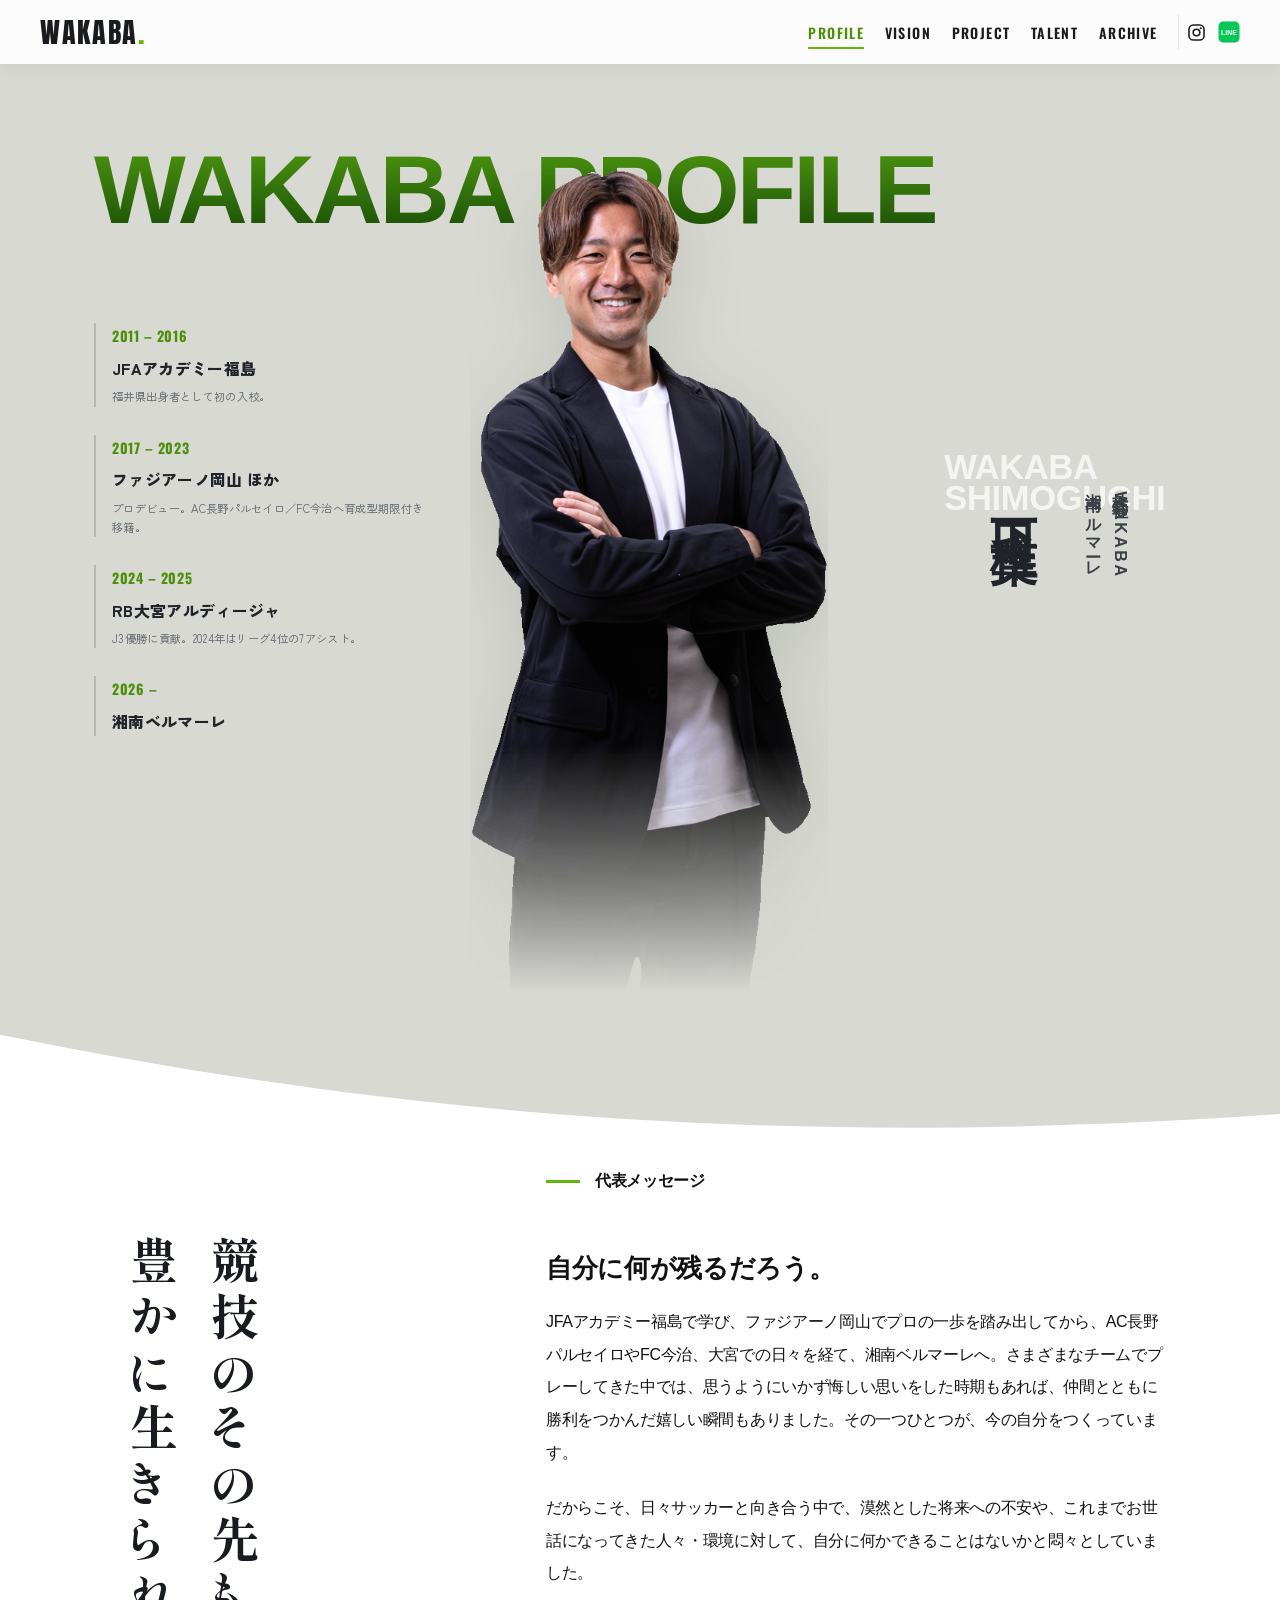
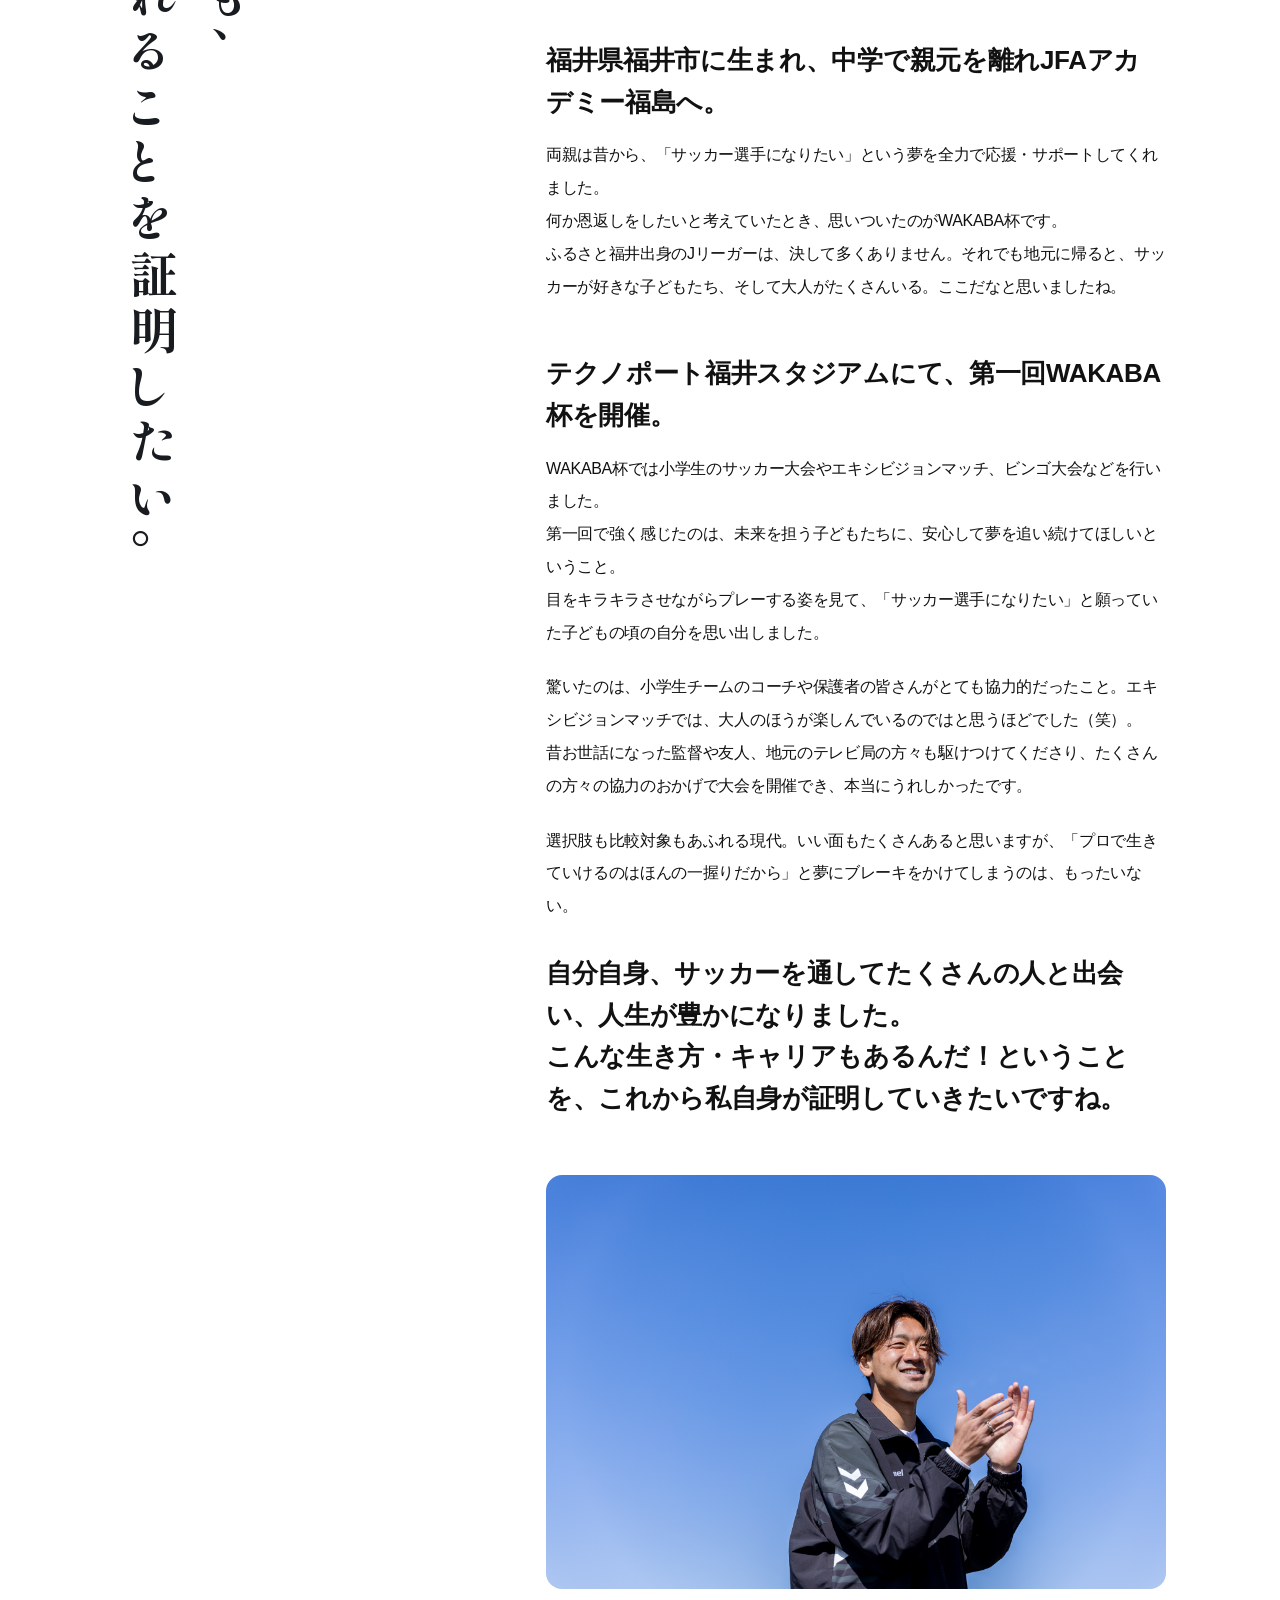
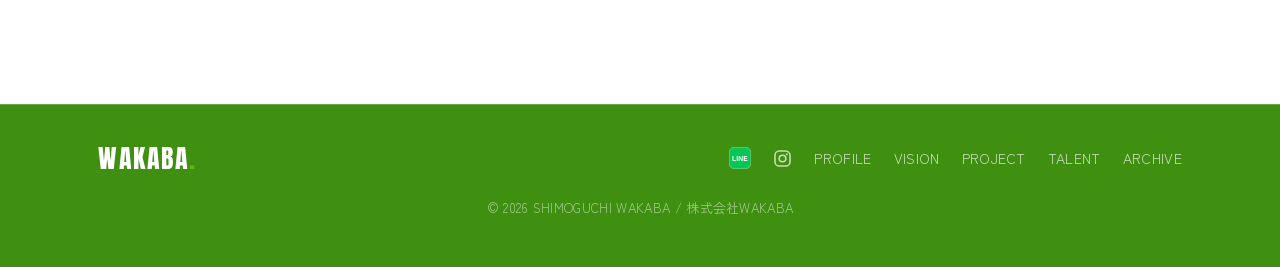
<file: profile.html>
<!DOCTYPE html>
<html lang="ja">
<head>
  <meta charset="UTF-8" />
  <meta name="viewport" content="width=device-width, initial-scale=1.0" />
  <title>プロフィール｜下口稚葉 オフィシャルサイト</title>
  <meta name="description" content="プロサッカー選手・下口稚葉（しもぐち わかば）のプロフィール。福井県出身、湘南ベルマーレ所属のDF。経歴・受賞歴を紹介します。" />

  <link rel="preconnect" href="https://fonts.googleapis.com" />
  <link rel="preconnect" href="https://fonts.gstatic.com" crossorigin />
  <link href="https://fonts.googleapis.com/css2?family=Anton&family=Oswald:wght@500;600;700&family=Shippori+Mincho:wght@500;600;700&family=Zen+Kaku+Gothic+New:wght@400;500;700;900&display=swap" rel="stylesheet" />

  <link rel="stylesheet" href="style.css?v=3" />
  <style>
    /* ===== PROFILE（参考：DMJ 代表メッセージ）===== */
    html, body { overflow-x: hidden; }
    body { background: #d8d9d3; }
    .pm { max-width: 1220px; margin: 0 auto; color: #20242a;
      padding: clamp(100px,11vw,148px) clamp(20px,5vw,64px) clamp(70px,9vw,120px); }
    .pm-crumb { font-family:"Oswald",sans-serif; letter-spacing:.22em; font-size:13px; color:#727881; margin:0 0 16px; }
    .pm-title { margin:0; font-family:"Helvetica Neue","Arial",sans-serif; font-weight:900;
      text-transform:uppercase; white-space:nowrap; line-height:1; letter-spacing:-.03em;
      font-size: clamp(30px,7.6vw,116px);
      background: linear-gradient(180deg,#4f9910 0%, #184c06 100%);
      -webkit-background-clip:text; background-clip:text; -webkit-text-fill-color:transparent; color:transparent; }
    .pm-sub { display:flex; align-items:center; gap:15px; margin:20px 0 0; font-weight:900;
      font-family:"Noto Sans JP",sans-serif; font-size:clamp(17px,2.3vw,25px); color:#20242a; }
    .pm-bar { width:34px; height:3px; background:#63b60c; display:inline-block; flex:0 0 auto; }

    /* ヒーロー：経歴｜写真｜縦書き名前 */
    .pm-hero { position: relative; display:grid; grid-template-columns: 1fr auto 1fr; align-items:center;
      gap: clamp(14px,2.5vw,40px); margin: clamp(-120px,-12vw,-240px) 0 clamp(48px,7vw,90px); }
    .pm-photo { justify-self:center; position: relative; z-index: 2;
      transform: translate(clamp(2px,0.7vw,28px), clamp(24px,4vw,66px)); }
    .pm-photo img { display:block; width: clamp(207px,28vw,405px); height:auto;
      -webkit-mask-image: linear-gradient(to bottom, #000 70%, rgba(0,0,0,0) 100%);
      mask-image: linear-gradient(to bottom, #000 70%, rgba(0,0,0,0) 100%);
      filter: brightness(1.04) contrast(0.98) drop-shadow(0 16px 36px rgba(20,30,10,.12)); }
    .pm-career { align-self:center; }
    .pm-tl { list-style:none; margin:0; padding:0; display:flex; flex-direction:column; gap: clamp(16px,2.2vw,28px); }
    .pm-tl li { padding-left:16px; border-left:2px solid rgba(0,0,0,.15); }
    .pm-tl .yr { display:block; font-family:"Oswald",sans-serif; font-weight:700; color:#4c8f08;
      font-size: clamp(12px,1.26vw,14px); letter-spacing:.04em; }
    .pm-tl .ev { display:block; font-weight:900; color:#20242a; font-size: clamp(13px,1.44vw,16px); margin-top:3px; }
    .pm-tl .note { display:block; color:#5c636c; font-size:11.3px; margin-top:4px; line-height:1.7; }
    .pm-name { align-self:center; justify-self:end; margin-right: clamp(24px,4.5vw,90px); }
    .pm-name-row { display:flex; align-items:flex-start; gap: clamp(6px,0.9vw,12px); }
    /* 下口稚葉＋英字の列 */
    .pm-name-main { position: relative; display:flex; flex-direction:column; align-items:flex-start;
      margin-right: clamp(22px,2.8vw,48px); }
    .pm-name-jp { writing-mode: vertical-rl; margin:0; font-family:"Noto Sans JP",sans-serif; font-weight:900;
      font-size: clamp(24px,3.7vw,53px); letter-spacing:.14em; color:#20242a; line-height:1; }
    .pm-name-team, .pm-name-co { writing-mode: vertical-rl; margin:0; font-family:"Noto Sans JP",sans-serif;
      font-weight:700; font-size: clamp(10px,1.3vw,16px); letter-spacing:.16em; color:#3a3f45; line-height:1; }
    /* 下口稚葉の真下に英字（絶対配置・左揃え・少し透過）*/
    .pm-name-en { position:absolute; top:100%; left: clamp(-46px,-3.8vw,-12px); z-index:-1; margin: clamp(-56px,-5vw,-92px) 0 0 0; text-align:left;
      font-family:"Helvetica Neue","Arial",sans-serif; font-weight:800; text-transform:uppercase;
      line-height:.92; letter-spacing:-.01em; font-size: clamp(17px,2.7vw,44px); color: rgba(255,255,255,.72); }

    /* インタビュー：白背景セクション＋波線で切替 */
    .pm-iv { position: relative; background: #fff; }
    .pm-iv-wave { position: absolute; left:0; right:0; bottom: 100%; width:100%;
      height: clamp(70px,10vw,170px); display:block; z-index:1; }
    .pm-iv-inner { position: relative; z-index:1; max-width: 1180px; margin:0 auto;
      padding: clamp(6px,1.5vw,24px) clamp(20px,5vw,64px) clamp(70px,9vw,120px);
      display:grid; grid-template-columns: auto 1fr; gap: clamp(28px,5vw,84px); align-items:start; }
    .pm-iv-quote { margin-top: clamp(34px,5.5vw,80px); }
    .pm-iv-quote p { writing-mode: vertical-rl; white-space: nowrap; margin:0; font-family:"Shippori Mincho",serif;
      font-weight:700; font-size: clamp(24px,3.8vw,52px); letter-spacing:.14em; line-height:1.65; color:#181b1f; }
    /* インタビュー記事（配置は右／文章は左詰め・黒文字・Noto Sans JP）*/
    .pm-article { max-width: 620px; margin: 0 0 0 auto; text-align: left; letter-spacing: -.02em;
      font-family: "Noto Sans JP", sans-serif; }
    .pm-article .pm-sub { justify-content: flex-start; }
    .pm-h { font-family: "Noto Sans JP", sans-serif; font-size: clamp(19px,2.4vw,26px); font-weight:900;
      color:#111111; line-height:1.6; margin: clamp(30px,4vw,50px) 0 16px; text-align: left; }
    .pm-article p { color:#111111; line-height:2.05; margin:0 0 22px; font-size:16px; text-align: left; }
    .pm-emph { font-family:"Noto Sans JP",sans-serif !important; font-weight:900; color:#111111 !important;
      font-size: clamp(19px,2.4vw,26px) !important; line-height:1.6 !important; margin-top:30px !important; }
    .pm-endphoto { display:block; width:100%; height:auto; border-radius:16px; margin: clamp(30px,5vw,56px) 0 0; }
    /* 下部フル幅の画像（四方角丸）*/
    .pm-bottomphoto { grid-column: 1 / -1; display:block; width:100%; height:auto;
      border-radius: clamp(16px,2vw,28px); margin: clamp(40px,6vw,80px) 0 0; }

    @media (max-width: 860px) {
      .pm-hero { grid-template-columns: 1fr; gap: 24px; margin: 12px 0 clamp(40px,8vw,70px); }
      .pm-photo { order:1; transform: none; }
      .pm-name { order:2; justify-self:center; }
      .pm-name-row { flex-direction:column; align-items:center; gap:6px; }
      .pm-name-main { position:static; margin-right:0; flex-direction:column; align-items:center; gap:2px; z-index:auto; }
      .pm-name-jp, .pm-name-team, .pm-name-co { writing-mode: horizontal-tb; }
      .pm-name-jp { font-size: clamp(30px,8vw,46px); }
      .pm-name-en { position:static; top:auto; left:auto; z-index:auto; margin:2px 0 0; text-align:center;
        color:rgba(30,40,20,.22); font-size: clamp(22px,7vw,40px); }
      .pm-career { order:3; }
      .pm-iv-inner { grid-template-columns: 1fr; gap: 20px; }
      .pm-iv-quote p { writing-mode: horizontal-tb; white-space: normal; font-size: clamp(22px,6vw,32px); line-height:1.7; }
      .pm-article, .pm-article p, .pm-h { text-align: left; }
      .pm-article { max-width: 100%; }
      .pm-article .pm-sub { justify-content: flex-start; }
    }
  </style>
</head>
<body>

  <header class="header is-scrolled" id="header">
    <div class="nav">
      <a href="index.html#home" class="brand">WAKABA<span class="dot">.</span></a>
      <button class="nav-toggle" id="navToggle" aria-label="メニュー">
        <span></span><span></span><span></span>
      </button>
      <ul class="nav-links" id="navLinks">
        <li><a href="profile.html" class="is-active">PROFILE</a></li>
        <li><a href="index.html#vision">VISION</a></li>
        <li><a href="index.html#project">PROJECT</a></li>
        <li><a href="talent.html">TALENT</a></li>
        <li><a href="index.html#archive">ARCHIVE</a></li>
        <li class="nav-sns">
          <a href="https://www.instagram.com/wakawaka0502/" target="_blank" rel="noopener" aria-label="Instagram">
            <svg viewBox="0 0 24 24" width="19" height="19" fill="none" stroke="currentColor" stroke-width="2"><rect x="2.5" y="2.5" width="19" height="19" rx="5.5"/><circle cx="12" cy="12" r="4.2"/><circle cx="17.4" cy="6.6" r="1.3" fill="currentColor" stroke="none"/></svg>
          </a>
          <a href="https://lin.ee/UhDBp0c" target="_blank" rel="noopener" aria-label="公式LINE">
            <svg viewBox="0 0 36 36" width="22" height="22" aria-hidden="true"><rect x=".5" y=".5" width="35" height="35" rx="8" fill="#06C755" stroke="rgba(255,255,255,.5)" stroke-width="1"/><text x="18" y="22.6" text-anchor="middle" font-family="Arial, Helvetica, sans-serif" font-weight="800" font-size="11" letter-spacing=".3" fill="#fff">LINE</text></svg>
          </a>
        </li>
      </ul>
    </div>
  </header>

  <main class="pm">
    <h1 class="pm-title">WAKABA PROFILE</h1>

    <section class="pm-hero">
      <!-- 左：経歴 -->
      <div class="pm-career">
        <ol class="pm-tl">
          <li>
            <span class="yr">2011 – 2016</span>
            <span class="ev">JFAアカデミー福島</span>
            <span class="note">福井県出身者として初の入校。</span>
          </li>
          <li>
            <span class="yr">2017 – 2023</span>
            <span class="ev">ファジアーノ岡山 ほか</span>
            <span class="note">プロデビュー。AC長野パルセイロ／FC今治へ育成型期限付き移籍。</span>
          </li>
          <li>
            <span class="yr">2024 – 2025</span>
            <span class="ev">RB大宮アルディージャ</span>
            <span class="note">J3優勝に貢献。2024年はリーグ4位の7アシスト。</span>
          </li>
          <li>
            <span class="yr">2026 –</span>
            <span class="ev">湘南ベルマーレ</span>
          </li>
        </ol>
      </div>

      <!-- 中央：背景透過写真 -->
      <div class="pm-photo">
        <img src="images/portrait3-clean.png" alt="下口稚葉" />
      </div>

      <!-- 右：縦書き名前＋その下に英字 -->
      <div class="pm-name">
        <div class="pm-name-row">
          <div class="pm-name-main">
            <p class="pm-name-jp">下口稚葉</p>
            <p class="pm-name-en">WAKABA<br>SHIMOGUCHI</p>
          </div>
          <p class="pm-name-team">湘南ベルマーレ</p>
          <p class="pm-name-co">株式会社WAKABA</p>
        </div>
      </div>
    </section>

  </main>

  <!-- インタビュー（白背景・波線で切替／参考：DMJ message）-->
  <section class="pm-iv">
    <svg class="pm-iv-wave" viewBox="0 0 1440 200" preserveAspectRatio="none" aria-hidden="true">
      <path fill="#ffffff" d="M0,26 C 440,150 880,205 1440,150 L1440,200 L0,200 Z"></path>
    </svg>
    <div class="pm-iv-inner">
      <div class="pm-iv-quote">
        <p>競技のその先も、<br>豊かに生きられることを証明したい。</p>
      </div>
      <article class="pm-article">
        <p class="pm-sub"><span class="pm-bar"></span>代表メッセージ</p>
      <h3 class="pm-h">自分に何が残るだろう。</h3>
      <p>JFAアカデミー福島で学び、ファジアーノ岡山でプロの一歩を踏み出してから、AC長野パルセイロやFC今治、大宮での日々を経て、湘南ベルマーレへ。さまざまなチームでプレーしてきた中では、思うようにいかず悔しい思いをした時期もあれば、仲間とともに勝利をつかんだ嬉しい瞬間もありました。その一つひとつが、今の自分をつくっています。</p>
      <p>だからこそ、日々サッカーと向き合う中で、漠然とした将来への不安や、これまでお世話になってきた人々・環境に対して、自分に何かできることはないかと悶々としていました。</p>

      <h3 class="pm-h">福井県福井市に生まれ、中学で親元を離れJFAアカデミー福島へ。</h3>
      <p>両親は昔から、「サッカー選手になりたい」という夢を全力で応援・サポートしてくれました。<br>
      何か恩返しをしたいと考えていたとき、思いついたのがWAKABA杯です。<br>
      ふるさと福井出身のJリーガーは、決して多くありません。それでも地元に帰ると、サッカーが好きな子どもたち、そして大人がたくさんいる。ここだなと思いましたね。</p>

      <h3 class="pm-h">テクノポート福井スタジアムにて、第一回WAKABA杯を開催。</h3>
      <p>WAKABA杯では小学生のサッカー大会やエキシビジョンマッチ、ビンゴ大会などを行いました。<br>
      第一回で強く感じたのは、未来を担う子どもたちに、安心して夢を追い続けてほしいということ。<br>
      目をキラキラさせながらプレーする姿を見て、「サッカー選手になりたい」と願っていた子どもの頃の自分を思い出しました。</p>
      <p>驚いたのは、小学生チームのコーチや保護者の皆さんがとても協力的だったこと。エキシビジョンマッチでは、大人のほうが楽しんでいるのではと思うほどでした（笑）。<br>
      昔お世話になった監督や友人、地元のテレビ局の方々も駆けつけてくださり、たくさんの方々の協力のおかげで大会を開催でき、本当にうれしかったです。</p>

      <p>選択肢も比較対象もあふれる現代。いい面もたくさんあると思いますが、「プロで生きていけるのはほんの一握りだから」と夢にブレーキをかけてしまうのは、もったいない。</p>
      <p class="pm-emph">自分自身、サッカーを通してたくさんの人と出会い、人生が豊かになりました。<br>
      こんな生き方・キャリアもあるんだ！ということを、これから私自身が証明していきたいですね。</p>
      <img class="pm-endphoto" src="images/shimoguchi-04.jpg" alt="下口稚葉" />
      </article>
    </div>
  </section>

  <footer class="footer">
    <div class="container">
      <a href="index.html#home" class="brand">WAKABA<span class="dot">.</span></a>
      <nav class="footer__links">
        <a class="footer__sns" href="https://lin.ee/UhDBp0c" target="_blank" rel="noopener" aria-label="下口稚葉 公式LINE">
          <svg viewBox="0 0 36 36" width="22" height="22" aria-hidden="true"><rect x=".5" y=".5" width="35" height="35" rx="8" fill="#06C755" stroke="rgba(255,255,255,.5)" stroke-width="1"/><text x="18" y="22.6" text-anchor="middle" font-family="Arial, Helvetica, sans-serif" font-weight="800" font-size="11" letter-spacing=".3" fill="#fff">LINE</text></svg>
        </a>
        <a class="footer__sns" href="https://www.instagram.com/wakawaka0502/" target="_blank" rel="noopener" aria-label="下口稚葉 Instagram">
          <svg viewBox="0 0 24 24" width="19" height="19" fill="none" stroke="currentColor" stroke-width="2"><rect x="2.5" y="2.5" width="19" height="19" rx="5.5"/><circle cx="12" cy="12" r="4.2"/><circle cx="17.4" cy="6.6" r="1.3" fill="currentColor" stroke="none"/></svg>
        </a>
        <a href="profile.html">PROFILE</a>
        <a href="index.html#vision">VISION</a>
        <a href="index.html#project">PROJECT</a>
        <a href="talent.html">TALENT</a>
        <a href="index.html#archive">ARCHIVE</a>
      </nav>
    </div>
    <p class="footer__copy">© 2026 SHIMOGUCHI WAKABA / 株式会社WAKABA</p>
  </footer>

  <script>
    document.getElementById('header').classList.add('is-scrolled');
    const toggle = document.getElementById('navToggle');
    const links = document.getElementById('navLinks');
    toggle.addEventListener('click', () => {
      toggle.classList.toggle('is-open');
      links.classList.toggle('is-open');
    });
    links.querySelectorAll('a').forEach(a => a.addEventListener('click', () => {
      toggle.classList.remove('is-open');
      links.classList.remove('is-open');
    }));
    const io = new IntersectionObserver((entries) => {
      entries.forEach(e => { if (e.isIntersecting) e.target.classList.add('is-visible'); });
    }, { threshold: 0.12 });
    document.querySelectorAll('.reveal').forEach(el => io.observe(el));
  </script>
</body>
</html>
</file>
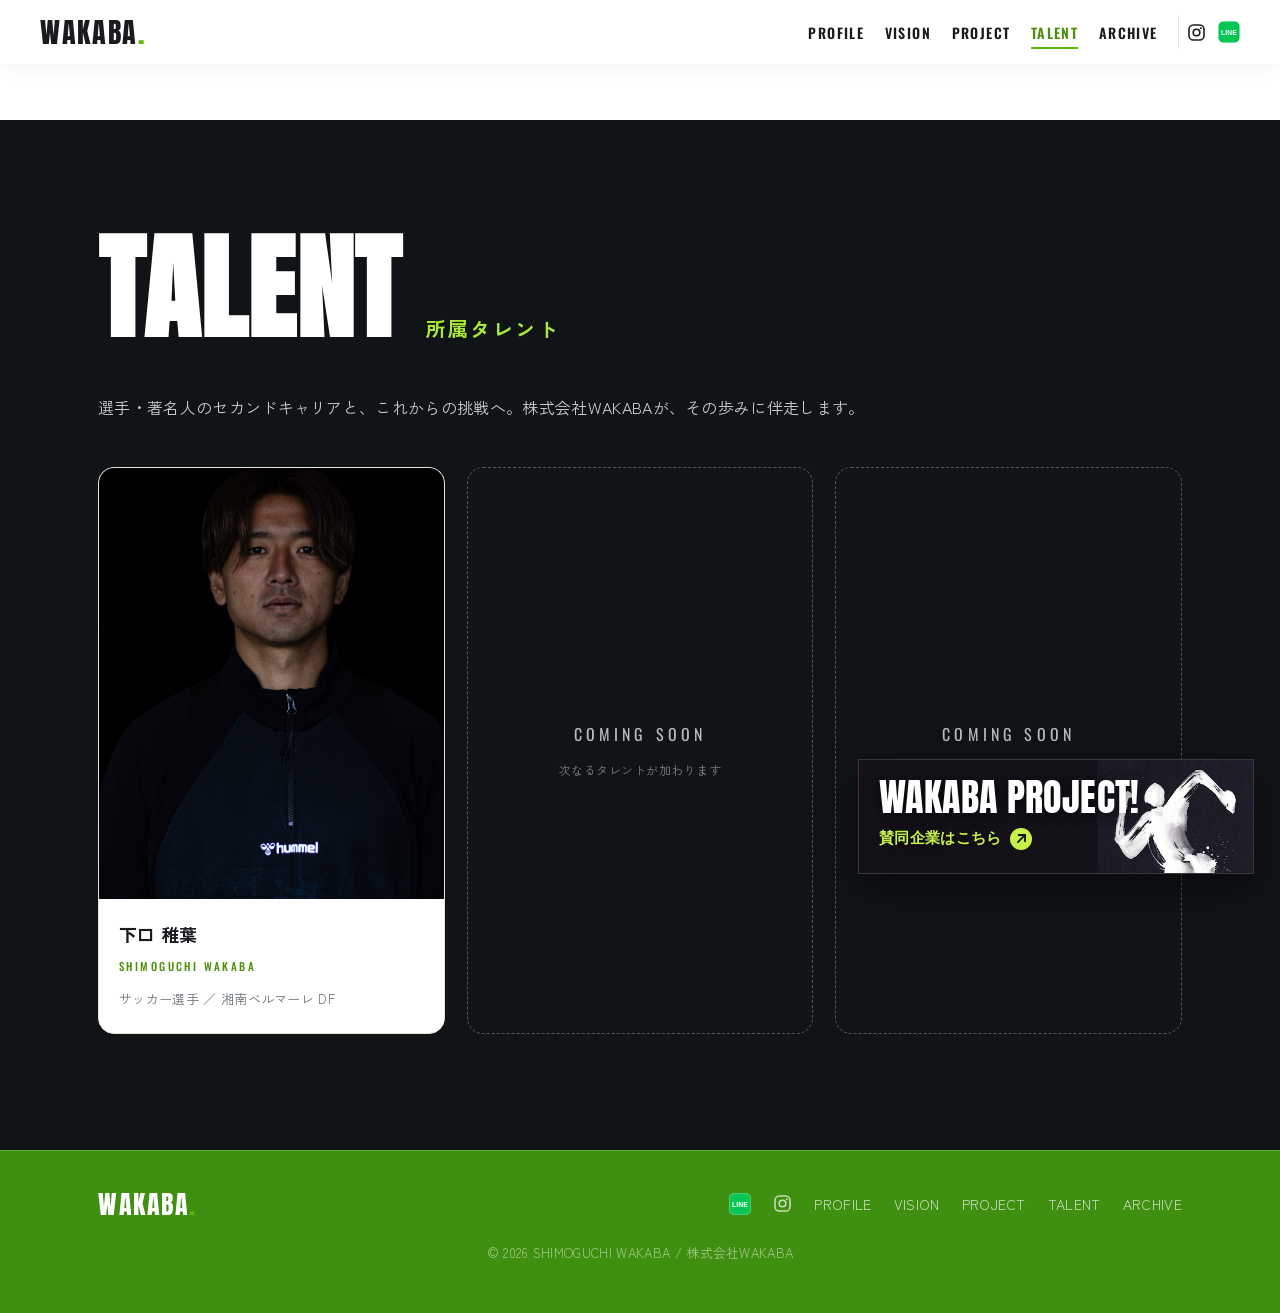
<file: talent.html>
<!DOCTYPE html>
<html lang="ja">
<head>
  <meta charset="UTF-8" />
  <meta name="viewport" content="width=device-width, initial-scale=1.0" />
  <title>所属タレント｜下口稚葉 オフィシャルサイト</title>
  <meta name="description" content="株式会社WAKABAの所属タレント。選手・著名人のセカンドキャリアと、これからの挑戦に伴走します。" />

  <link rel="preconnect" href="https://fonts.googleapis.com" />
  <link rel="preconnect" href="https://fonts.gstatic.com" crossorigin />
  <link href="https://fonts.googleapis.com/css2?family=Anton&family=Oswald:wght@500;600;700&family=Shippori+Mincho:wght@500;600;700&family=Zen+Kaku+Gothic+New:wght@400;500;700;900&display=swap" rel="stylesheet" />

  <link rel="stylesheet" href="style.css?v=3" />
</head>
<body>

  <header class="header is-scrolled" id="header">
    <div class="nav">
      <a href="index.html#home" class="brand">WAKABA<span class="dot">.</span></a>
      <button class="nav-toggle" id="navToggle" aria-label="メニュー">
        <span></span><span></span><span></span>
      </button>
      <ul class="nav-links" id="navLinks">
        <li><a href="profile.html">PROFILE</a></li>
        <li><a href="index.html#vision">VISION</a></li>
        <li><a href="index.html#project">PROJECT</a></li>
        <li><a href="talent.html" class="is-active">TALENT</a></li>
        <li><a href="index.html#archive">ARCHIVE</a></li>
        <li class="nav-sns">
          <a href="https://www.instagram.com/wakawaka0502/" target="_blank" rel="noopener" aria-label="Instagram">
            <svg viewBox="0 0 24 24" width="19" height="19" fill="none" stroke="currentColor" stroke-width="2"><rect x="2.5" y="2.5" width="19" height="19" rx="5.5"/><circle cx="12" cy="12" r="4.2"/><circle cx="17.4" cy="6.6" r="1.3" fill="currentColor" stroke="none"/></svg>
          </a>
          <a href="https://lin.ee/UhDBp0c" target="_blank" rel="noopener" aria-label="公式LINE">
            <svg viewBox="0 0 36 36" width="22" height="22" aria-hidden="true"><rect x=".5" y=".5" width="35" height="35" rx="8" fill="#06C755" stroke="rgba(255,255,255,.5)" stroke-width="1"/><text x="18" y="22.6" text-anchor="middle" font-family="Arial, Helvetica, sans-serif" font-weight="800" font-size="11" letter-spacing=".3" fill="#fff">LINE</text></svg>
          </a>
        </li>
      </ul>
    </div>
  </header>

  <main class="main" style="padding-top: clamp(90px,10vw,120px)">
    <section class="section section--dark" id="talent">
      <h2 class="section-bigtitle">TALENT<span class="bigtitle-sub">所属タレント</span></h2>
      <p class="talent-lead">選手・著名人のセカンドキャリアと、これからの挑戦へ。株式会社WAKABAが、その歩みに伴走します。</p>

      <div class="talent-grid">
        <!-- 下口稚葉 -->
        <a class="talent-card reveal" href="profile.html">
          <div class="talent-card__photo">
            <img src="images/portrait-chic.jpg" alt="下口稚葉" />
          </div>
          <div class="talent-card__body">
            <p class="talent-card__name">下口 稚葉<span class="en">SHIMOGUCHI WAKABA</span></p>
            <p class="talent-card__role">サッカー選手 ／ 湘南ベルマーレ DF</p>
          </div>
        </a>

        <!-- Coming Soon 枠 -->
        <div class="talent-card talent-card--soon reveal">
          <span class="soon-label">COMING SOON</span>
          <span class="soon-note">次なるタレントが加わります</span>
        </div>
        <div class="talent-card talent-card--soon reveal">
          <span class="soon-label">COMING SOON</span>
          <span class="soon-note">次なるタレントが加わります</span>
        </div>
      </div>
    </section>
  </main>

  <footer class="footer">
    <div class="container">
      <a href="index.html#home" class="brand">WAKABA<span class="dot">.</span></a>
      <nav class="footer__links">
        <a class="footer__sns" href="https://lin.ee/UhDBp0c" target="_blank" rel="noopener" aria-label="下口稚葉 公式LINE">
          <svg viewBox="0 0 36 36" width="22" height="22" aria-hidden="true"><rect x=".5" y=".5" width="35" height="35" rx="8" fill="#06C755" stroke="rgba(255,255,255,.5)" stroke-width="1"/><text x="18" y="22.6" text-anchor="middle" font-family="Arial, Helvetica, sans-serif" font-weight="800" font-size="11" letter-spacing=".3" fill="#fff">LINE</text></svg>
        </a>
        <a class="footer__sns" href="https://www.instagram.com/wakawaka0502/" target="_blank" rel="noopener" aria-label="下口稚葉 Instagram">
          <svg viewBox="0 0 24 24" width="19" height="19" fill="none" stroke="currentColor" stroke-width="2"><rect x="2.5" y="2.5" width="19" height="19" rx="5.5"/><circle cx="12" cy="12" r="4.2"/><circle cx="17.4" cy="6.6" r="1.3" fill="currentColor" stroke="none"/></svg>
        </a>
        <a href="profile.html">PROFILE</a>
        <a href="index.html#vision">VISION</a>
        <a href="index.html#project">PROJECT</a>
        <a href="talent.html">TALENT</a>
        <a href="index.html#archive">ARCHIVE</a>
      </nav>
    </div>
    <p class="footer__copy">© 2026 SHIMOGUCHI WAKABA / 株式会社WAKABA</p>
  </footer>

  <script>
    document.getElementById('header').classList.add('is-scrolled');
    const toggle = document.getElementById('navToggle');
    const links = document.getElementById('navLinks');
    toggle.addEventListener('click', () => {
      toggle.classList.toggle('is-open');
      links.classList.toggle('is-open');
    });
    links.querySelectorAll('a').forEach(a => a.addEventListener('click', () => {
      toggle.classList.remove('is-open');
      links.classList.remove('is-open');
    }));
    const io = new IntersectionObserver((entries) => {
      entries.forEach(e => { if (e.isIntersecting) e.target.classList.add('is-visible'); });
    }, { threshold: 0.12 });
    document.querySelectorAll('.reveal').forEach(el => io.observe(el));
  </script>
  <!-- WAKABA PROJECT 賛同企業 固定リンク -->
  <a class="pj-fab" href="https://docs.google.com/forms/d/e/1FAIpQLScuHa-2auU-7fpwRFmIdTTCH7iu7FdURXf8PGaZWWog4asMRw/viewform" target="_blank" rel="noopener" aria-label="WAKABA PROJECT 賛同企業はこちら">
    <span class="pj-fab__main">
      <span class="pj-fab__big">WAKABA PROJECT!</span>
      <span class="pj-fab__sub">賛同企業はこちら<span class="pj-fab__arw" aria-hidden="true"><svg viewBox="0 0 24 24" width="17" height="17" fill="none" stroke="currentColor" stroke-width="2.6" stroke-linecap="round" stroke-linejoin="round"><line x1="7" y1="17" x2="17" y2="7"/><polyline points="8 7 17 7 17 16"/></svg></span></span>
    </span>
    <img class="pj-fab__img" src="images/WAKABAプロジェクト②.jpg" alt="" aria-hidden="true" />
  </a>
</body>
</html>
</file>
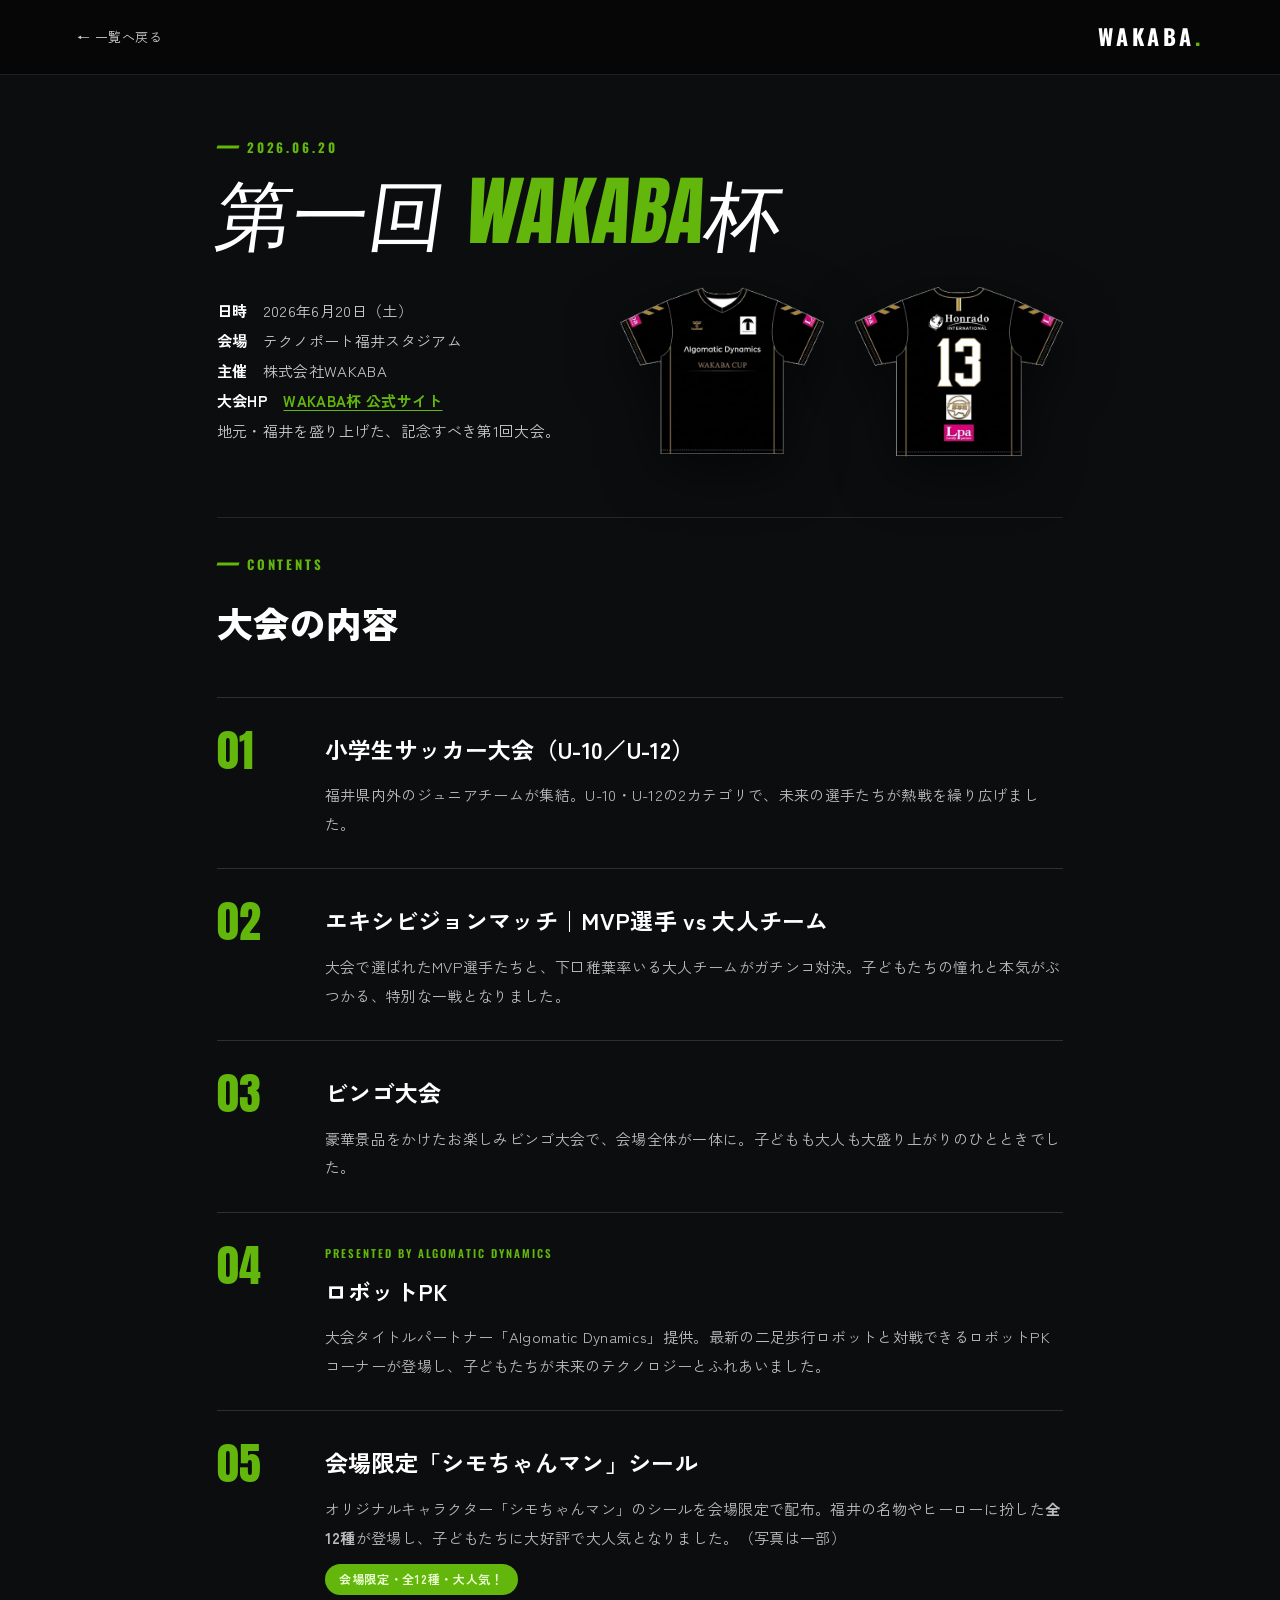
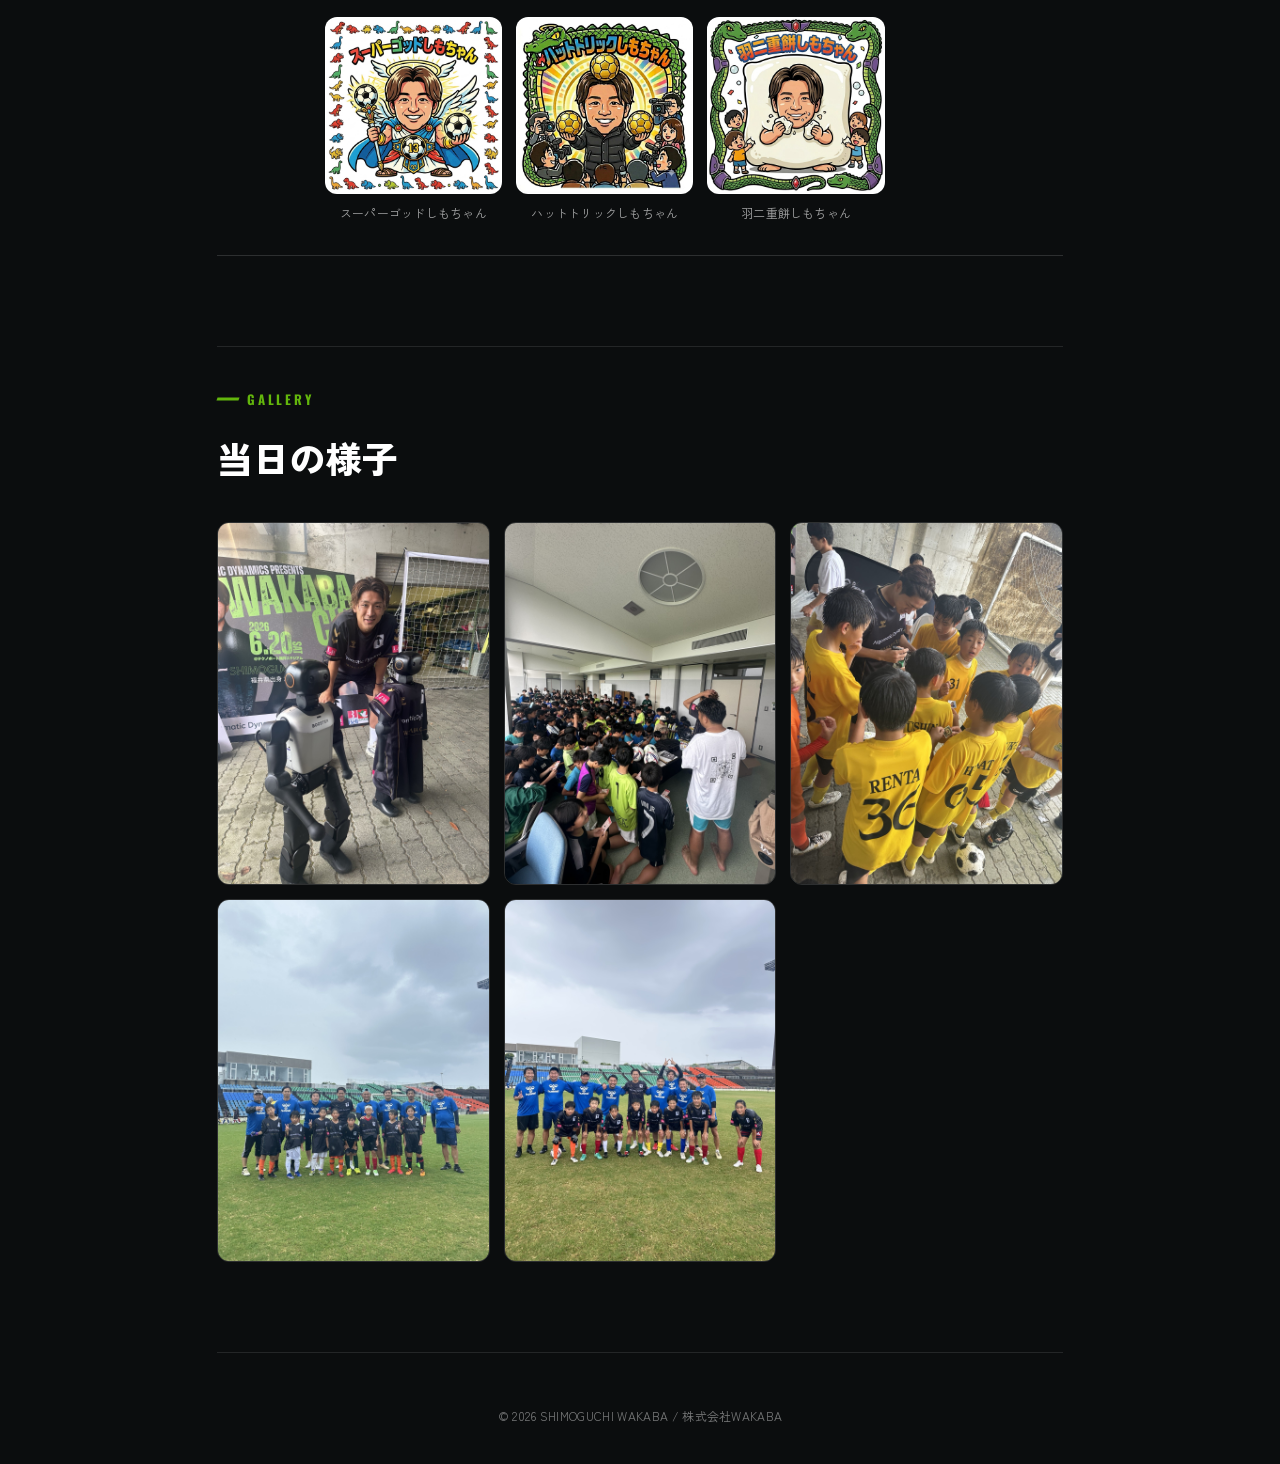
<file: archive/wakabacup-2026.html>
<!DOCTYPE html>
<html lang="ja">
<head>
  <meta charset="UTF-8" />
  <meta name="viewport" content="width=device-width, initial-scale=1.0" />
  <title>第一回 WAKABA杯（2026.06.20）｜下口稚葉 オフィシャルサイト</title>
  <meta name="description" content="2026年6月20日、テクノポート福井スタジアムにて開催された第一回WAKABA杯の特設ページ。小学生サッカー大会、エキシビジョンマッチ、ビンゴ大会、シモちゃんマンシールなど大会の内容を紹介します。" />

  <link rel="preconnect" href="https://fonts.googleapis.com" />
  <link rel="preconnect" href="https://fonts.gstatic.com" crossorigin />
  <link href="https://fonts.googleapis.com/css2?family=Anton&family=Oswald:wght@500;600;700&family=Shippori+Mincho:wght@500;600;700&family=Zen+Kaku+Gothic+New:wght@400;500;700&display=swap" rel="stylesheet" />

  <!-- 本体サイトと同じスタイルを読み込み、このページ専用の追記をします -->
  <link rel="stylesheet" href="../style.css?v=3" />
  <style>
    /* このページはダークデザイン（白文字）。共通CSSのbodyが白背景のため上書き */
    body { background: #0b0d0e; color: #fff; }
    :root { --lime-ink: #eaffd0; }
    .cup-bar {
      position: sticky; top: 0; z-index: 50;
      display: flex; align-items: center; justify-content: space-between;
      padding: 16px clamp(24px, 6vw, 80px);
      background: rgba(6,6,7,.9); backdrop-filter: blur(8px);
      border-bottom: 1px solid rgba(255,255,255,.1);
    }
    .cup-back { font-size: 13px; color: rgba(255,255,255,.8); letter-spacing: .04em; }
    .cup-back:hover { color: var(--green); }
    .cup-brand { font-family: "Oswald", sans-serif; font-weight: 700; font-size: 22px; letter-spacing: .16em; color: #fff; }
    .cup-brand span { color: var(--green); }

    .cup-wrap { max-width: 1000px; margin: 0 auto; padding: 0 clamp(24px, 6vw, 80px); }

    /* ヒーロー */
    .cup-hero {
      padding: 56px 0; display: grid;
      grid-template-columns: 1fr 1.25fr;
      grid-template-areas: "title title" "meta poster";
      column-gap: 40px; row-gap: 30px; align-items: end;
    }
    .cup-hero__title { grid-area: title; }
    .cup-hero__meta { grid-area: meta; align-self: end; }
    .cup-hero__poster { grid-area: poster; }
    .cup-hero .eyebrow { color: var(--green); }
    .cup-hero h1 {
      font-family: "Anton", "Oswald", sans-serif; font-weight: 400;
      font-size: clamp(38px, 6.2vw, 76px); line-height: 1.02; margin: 12px 0 0;
      transform: skewX(-8deg); transform-origin: left; letter-spacing: .01em;
      white-space: nowrap; text-align: left;
    }
    .cup-hero h1 .g { color: var(--green); }
    .cup-hero__meta { color: rgba(255,255,255,.78); line-height: 2; font-size: 15px; }
    .cup-hero__meta b { color: #fff; }
    .cup-hero__meta .cup-hp { color: var(--green); text-decoration: underline; text-underline-offset: 3px; font-weight: 700; }
    .cup-hero__meta .cup-hp:hover { color: #fff; }
    .cup-hero__poster { display: flex; gap: 20px; align-items: center; }
    .cup-hero__poster figure { margin: 0; flex: 1; }
    .cup-hero__poster img { width: 100%; display: block; filter: drop-shadow(0 14px 28px rgba(0,0,0,.55)); }

    /* 内容リスト */
    .cup-contents { padding: 30px 0 90px; border-top: 1px solid rgba(255,255,255,.1); }
    .cup-contents .eyebrow { color: var(--green); }
    .cup-contents h2 { font-size: clamp(24px, 4vw, 36px); font-weight: 800; margin: 10px 0 40px; }
    .cup-item {
      display: grid; grid-template-columns: 88px 1fr; gap: 20px; align-items: start;
      padding: 30px 0; border-top: 1px solid rgba(255,255,255,.14);
    }
    .cup-item:last-child { border-bottom: 1px solid rgba(255,255,255,.14); }
    .cup-num { font-family: "Anton", sans-serif; font-size: 44px; color: var(--green); line-height: 1; }
    .cup-item h3 { margin: 0 0 10px; font-size: clamp(18px, 2.6vw, 23px); color: #fff; font-weight: 700; }
    .cup-item p { margin: 0; color: rgba(255,255,255,.72); font-size: 15px; line-height: 1.9; }
    .cup-item .pop {
      display: inline-block; margin-top: 12px; font-size: 12px; font-weight: 700; letter-spacing: .06em;
      color: var(--lime-ink); background: var(--green); padding: 4px 14px; border-radius: 999px;
    }
    /* PRESENTED BY ラベル */
    .cup-item .present { display: block; font-family: "Oswald", sans-serif; font-size: 11px; font-weight: 600; letter-spacing: .18em; color: var(--green); margin-bottom: 6px; }
    /* シールギャラリー */
    .sticker-grid { display: grid; grid-template-columns: repeat(3, 1fr); gap: 14px; margin-top: 22px; max-width: 560px; }
    .sticker-grid figure { margin: 0; }
    .sticker-grid img { width: 100%; display: block; border-radius: 12px; border: 1px solid rgba(255,255,255,.14); background: #fff; transition: transform .2s ease; }
    .sticker-grid figure:hover img { transform: translateY(-4px); }
    .sticker-grid figcaption { margin-top: 8px; font-size: 12px; color: rgba(255,255,255,.62); text-align: center; letter-spacing: .02em; }
    @media (max-width: 560px) { .sticker-grid { grid-template-columns: repeat(2, 1fr); } }

    /* 当日の様子ギャラリー */
    .cup-gallery { padding: 36px 0 90px; border-top: 1px solid rgba(255,255,255,.1); }
    .cup-gallery .eyebrow { color: var(--green); }
    .cup-gallery h2 { font-size: clamp(24px, 4vw, 36px); font-weight: 800; margin: 10px 0 30px; }
    .gallery-grid { display: grid; grid-template-columns: repeat(3, 1fr); gap: 14px; }
    .gallery-grid a { display: block; overflow: hidden; border-radius: 12px; border: 1px solid rgba(255,255,255,.14); }
    .gallery-grid img { width: 100%; aspect-ratio: 3/4; object-fit: cover; display: block; transition: transform .25s ease; }
    .gallery-grid a:hover img { transform: scale(1.04); }
    @media (max-width: 560px) { .gallery-grid { grid-template-columns: repeat(2, 1fr); } }

    .cup-foot { padding: 36px 0; border-top: 1px solid rgba(255,255,255,.1); text-align: center; }
    .cup-foot a { color: var(--green); font-size: 14px; letter-spacing: .04em; }
    .cup-foot small { display: block; margin-top: 16px; color: rgba(255,255,255,.45); font-size: 12px; }

    @media (max-width: 820px) {
      .cup-hero { grid-template-columns: 1fr; grid-template-areas: "title" "poster" "meta"; gap: 24px; align-items: start; }
      .cup-hero h1 { white-space: normal; }
    }
    @media (max-width: 560px) {
      .cup-item { grid-template-columns: 1fr; gap: 8px; }
      .cup-num { font-size: 36px; }
    }
  </style>
</head>
<body>

  <header class="cup-bar">
    <a href="../index.html#archive" class="cup-back">← 一覧へ戻る</a>
    <span class="cup-brand">WAKABA<span>.</span></span>
  </header>

  <div class="cup-wrap">

    <!-- ヒーロー -->
    <section class="cup-hero">
      <div class="cup-hero__title">
        <span class="eyebrow">2026.06.20</span>
        <h1>第一回 <span class="g">WAKABA</span>杯</h1>
      </div>
      <p class="cup-hero__meta">
        <b>日時</b>　2026年6月20日（土）<br>
        <b>会場</b>　テクノポート福井スタジアム<br>
        <b>主催</b>　株式会社WAKABA<br>
        <b>大会HP</b>　<a href="https://wakaba-e3z.pages.dev/" class="cup-hp" target="_blank" rel="noopener">WAKABA杯 公式サイト</a><br>
        地元・福井を盛り上げた、記念すべき第1回大会。
      </p>
      <div class="cup-hero__poster">
        <figure><img src="../images/uniform-front.png" alt="大会ユニフォーム 前面" /></figure>
        <figure><img src="../images/uniform-back.png" alt="大会ユニフォーム 背面" /></figure>
      </div>
    </section>

    <!-- 大会の内容 -->
    <section class="cup-contents">
      <span class="eyebrow">Contents</span>
      <h2>大会の内容</h2>

      <div class="cup-item">
        <div class="cup-num">01</div>
        <div>
          <h3>小学生サッカー大会（U-10／U-12）</h3>
          <p>福井県内外のジュニアチームが集結。U-10・U-12の2カテゴリで、未来の選手たちが熱戦を繰り広げました。</p>
        </div>
      </div>

      <div class="cup-item">
        <div class="cup-num">02</div>
        <div>
          <h3>エキシビジョンマッチ｜MVP選手 vs 大人チーム</h3>
          <p>大会で選ばれたMVP選手たちと、下口稚葉率いる大人チームがガチンコ対決。子どもたちの憧れと本気がぶつかる、特別な一戦となりました。</p>
        </div>
      </div>

      <div class="cup-item">
        <div class="cup-num">03</div>
        <div>
          <h3>ビンゴ大会</h3>
          <p>豪華景品をかけたお楽しみビンゴ大会で、会場全体が一体に。子どもも大人も大盛り上がりのひとときでした。</p>
        </div>
      </div>

      <div class="cup-item">
        <div class="cup-num">04</div>
        <div>
          <span class="present">PRESENTED BY ALGOMATIC DYNAMICS</span>
          <h3>ロボットPK</h3>
          <p>大会タイトルパートナー「Algomatic Dynamics」提供。最新の二足歩行ロボットと対戦できるロボットPKコーナーが登場し、子どもたちが未来のテクノロジーとふれあいました。</p>
        </div>
      </div>

      <div class="cup-item">
        <div class="cup-num">05</div>
        <div>
          <h3>会場限定「シモちゃんマン」シール</h3>
          <p>オリジナルキャラクター「シモちゃんマン」のシールを会場限定で配布。福井の名物やヒーローに扮した<strong>全12種</strong>が登場し、子どもたちに大好評で大人気となりました。（写真は一部）</p>
          <span class="pop">会場限定・全12種・大人気！</span>

          <div class="sticker-grid">
            <figure><img src="../images/sticker-2.png" alt="スーパーゴッドしもちゃん"><figcaption>スーパーゴッドしもちゃん</figcaption></figure>
            <figure><img src="../images/sticker-1.png" alt="ハットトリックしもちゃん"><figcaption>ハットトリックしもちゃん</figcaption></figure>
            <figure><img src="../images/sticker-6.png" alt="羽二重餅しもちゃん"><figcaption>羽二重餅しもちゃん</figcaption></figure>
          </div>
        </div>
      </div>
    </section>

    <!-- 当日の様子 -->
    <section class="cup-gallery">
      <span class="eyebrow">Gallery</span>
      <h2>当日の様子</h2>
      <div class="gallery-grid">
        <a href="../images/day-1.jpg" target="_blank" rel="noopener"><img src="../images/day-1.jpg" alt="WAKABA杯 当日の様子 1" /></a>
        <a href="../images/day-2.jpg" target="_blank" rel="noopener"><img src="../images/day-2.jpg" alt="WAKABA杯 当日の様子 2" /></a>
        <a href="../images/day-3.jpg" target="_blank" rel="noopener"><img src="../images/day-3.jpg" alt="WAKABA杯 当日の様子 3" /></a>
        <a href="../images/day-4.jpg" target="_blank" rel="noopener"><img src="../images/day-4.jpg" alt="WAKABA杯 当日の様子 4" /></a>
        <a href="../images/day-5.jpg" target="_blank" rel="noopener"><img src="../images/day-5.jpg" alt="WAKABA杯 当日の様子 5" /></a>
      </div>
    </section>

    <!-- フッター -->
    <div class="cup-foot">
      <small>© 2026 SHIMOGUCHI WAKABA / 株式会社WAKABA</small>
    </div>

  </div>
</body>
</html>
</file>
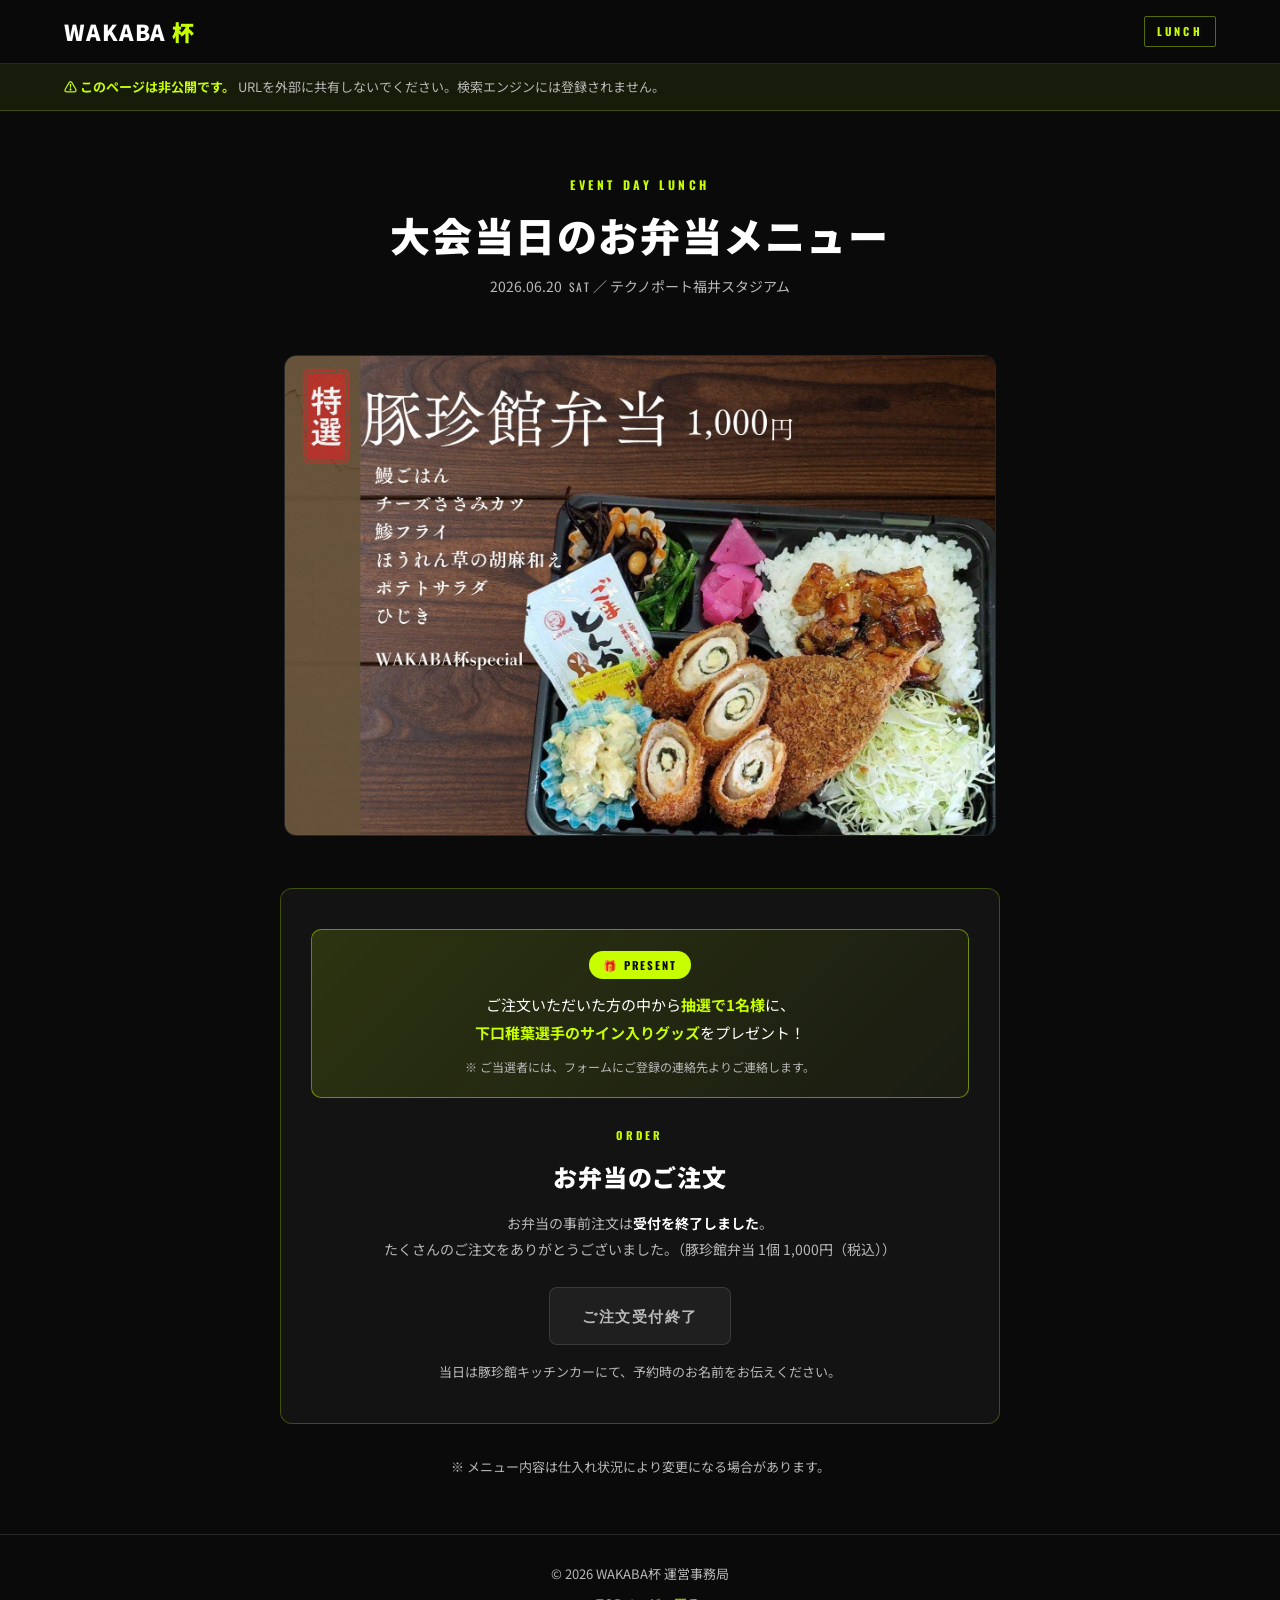
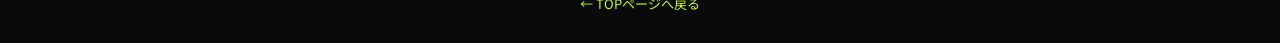
<file: cup/bento.html>
<!DOCTYPE html>
<html lang="ja">

<head>
  <meta charset="UTF-8">
  <meta name="viewport" content="width=device-width, initial-scale=1.0">
  <meta name="robots" content="noindex, nofollow, noarchive">
  <meta name="referrer" content="no-referrer">
  <title>当日のお弁当メニュー ｜ WAKABA杯</title>
  <link rel="preconnect" href="https://fonts.googleapis.com">
  <link rel="preconnect" href="https://fonts.gstatic.com" crossorigin>
  <link
    href="https://fonts.googleapis.com/css2?family=Noto+Sans+JP:wght@400;500;700;900&family=Oswald:wght@500;700&display=swap"
    rel="stylesheet">
  <link rel="stylesheet" href="css/style.css?v=20260617">
  <link rel="stylesheet" href="css/bento.css?v=20260608">
</head>

<body class="bento-body">

  <!-- ===== Header ===== -->
  <header class="bento-header">
    <div class="container bento-header-inner">
      <a href="index.html" class="nav-logo">
        <span class="nav-logo-en">WAKABA</span>
        <span class="nav-logo-jp">杯</span>
      </a>
      <span class="bento-header-tag">LUNCH</span>
    </div>
  </header>

  <!-- ===== 非公開 注意バナー ===== -->
  <div class="bento-warning">
    <div class="container">
      <strong>⚠ このページは非公開です。</strong>
      URLを外部に共有しないでください。検索エンジンには登録されません。
    </div>
  </div>

  <!-- ===== Hero ===== -->
  <section class="bento-hero">
    <div class="container">
      <span class="bento-hero-eyebrow">EVENT DAY LUNCH</span>
      <h1 class="bento-hero-title">大会当日のお弁当メニュー</h1>
      <p class="bento-hero-meta">
        2026.06.20 <small>SAT</small> ／ テクノポート福井スタジアム
      </p>
    </div>
  </section>

  <!-- ===== お弁当メニュー画像（豚珍館弁当 / WAKABA杯special） ===== -->
  <div class="bento-photo">
    <img src="assets/bento.jpg?v=20260611b"
      alt="特選 豚珍館弁当（WAKABA杯special）1,000円（税込）— 鰻ごはん／チーズささみカツ／鯵フライ／ほうれん草の胡麻和え／ポテトサラダ／ひじき">
  </div>

  <!-- ===== ご注文（Googleフォーム） =====
       ↓ <a> の href="#" を、作成した Googleフォームの公開URL に差し替えてください。
         注文締切の日付も bento-order-deadline を編集してください。 -->
  <div class="bento-order-wrap">
    <section class="bento-order">
      <div class="bento-gift">
        <span class="bento-gift-badge">🎁 PRESENT</span>
        <p class="bento-gift-text">
          ご注文いただいた方の中から<strong>抽選で1名様</strong>に、<br>
          <strong>下口稚葉選手のサイン入りグッズ</strong>をプレゼント！
        </p>
        <p class="bento-gift-note">※ ご当選者には、フォームにご登録の連絡先よりご連絡します。</p>
      </div>
      <span class="bento-order-eyebrow">ORDER</span>
      <h2 class="bento-order-title">お弁当のご注文</h2>
      <p class="bento-order-text">
        お弁当の事前注文は<strong>受付を終了しました</strong>。<br>
        たくさんのご注文をありがとうございました。（豚珍館弁当 1個 1,000円（税込））
      </p>
      <span class="bento-order-closed">ご注文受付終了</span>
      <p class="bento-order-deadline is-note">当日は豚珍館キッチンカーにて、予約時のお名前をお伝えください。</p>
    </section>
  </div>

  <p class="bento-note">
    ※ メニュー内容は仕入れ状況により変更になる場合があります。
  </p>

  <!-- ===== Footer ===== -->
  <footer class="bento-footer">
    <div class="container">
      <p>© 2026 WAKABA杯 運営事務局</p>
      <p style="margin-top:8px;"><a href="index.html">← TOPページへ戻る</a></p>
    </div>
  </footer>

</body>

</html>
</file>
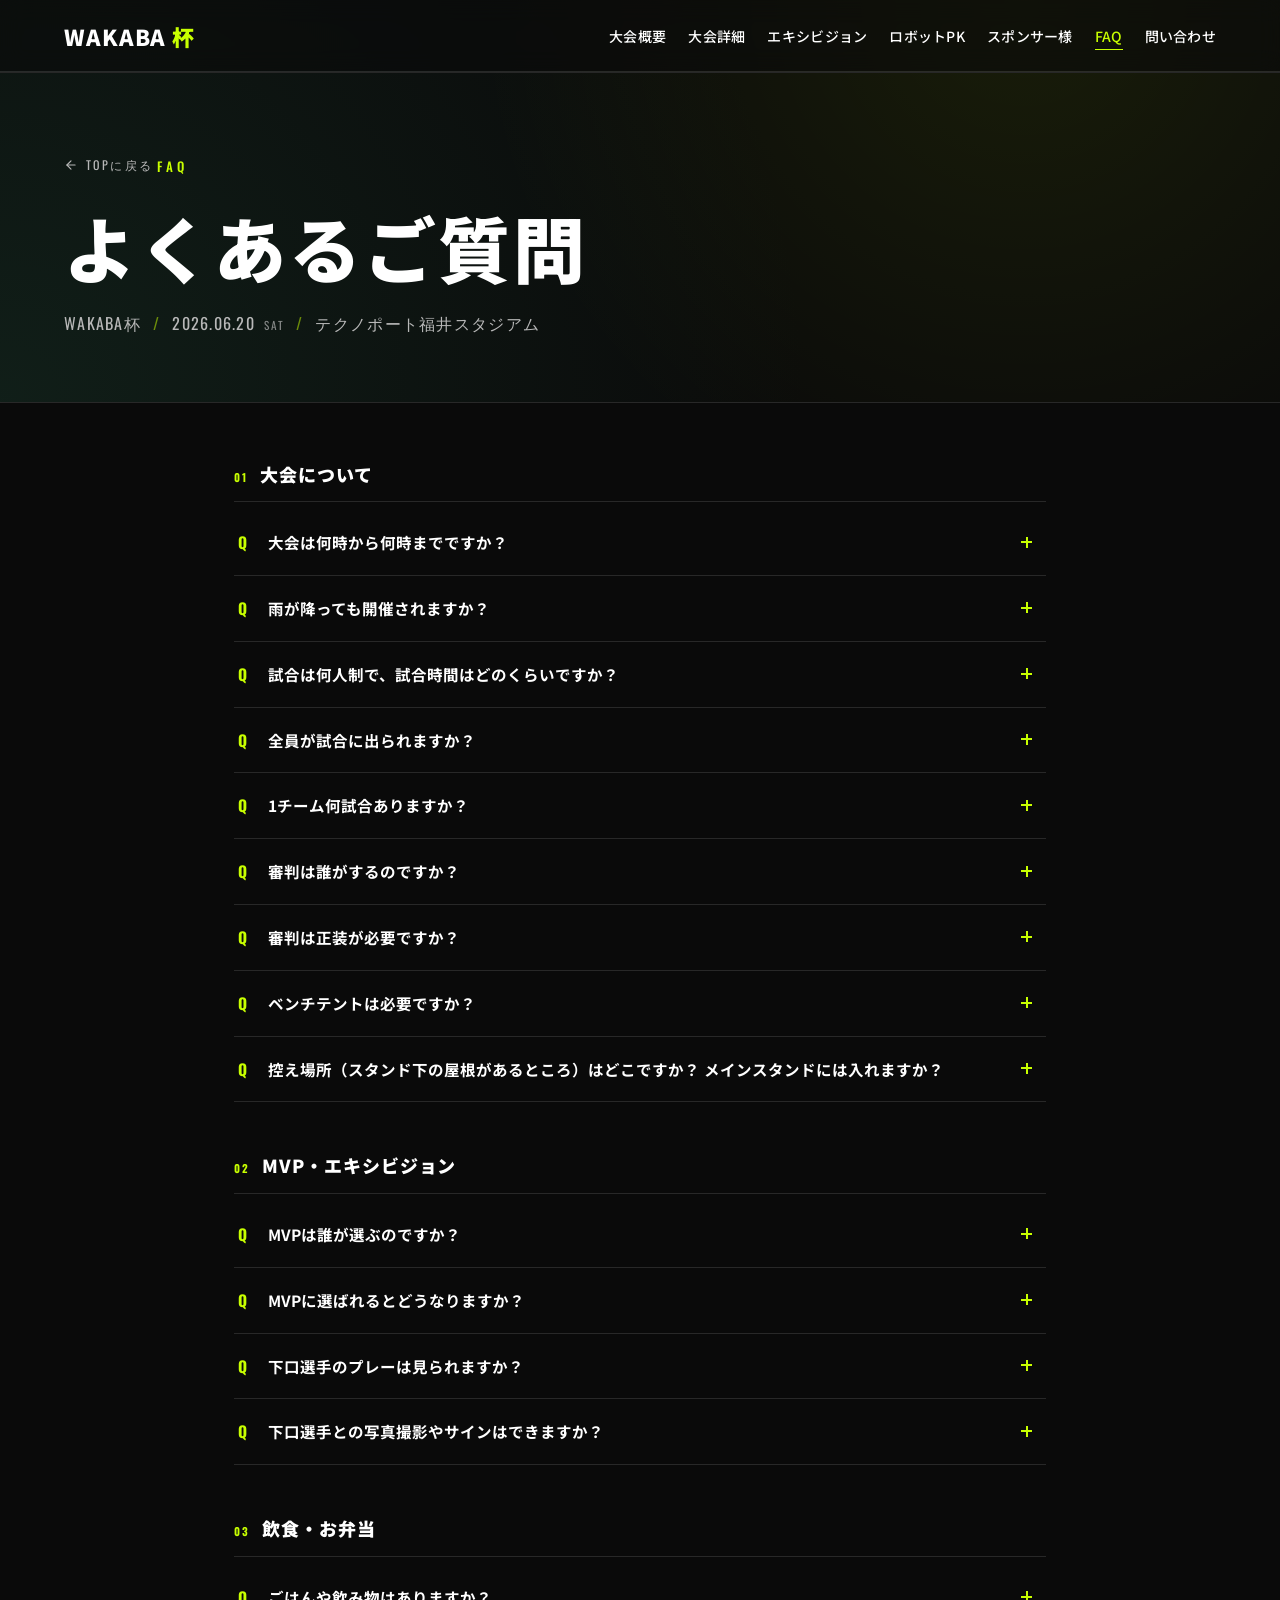
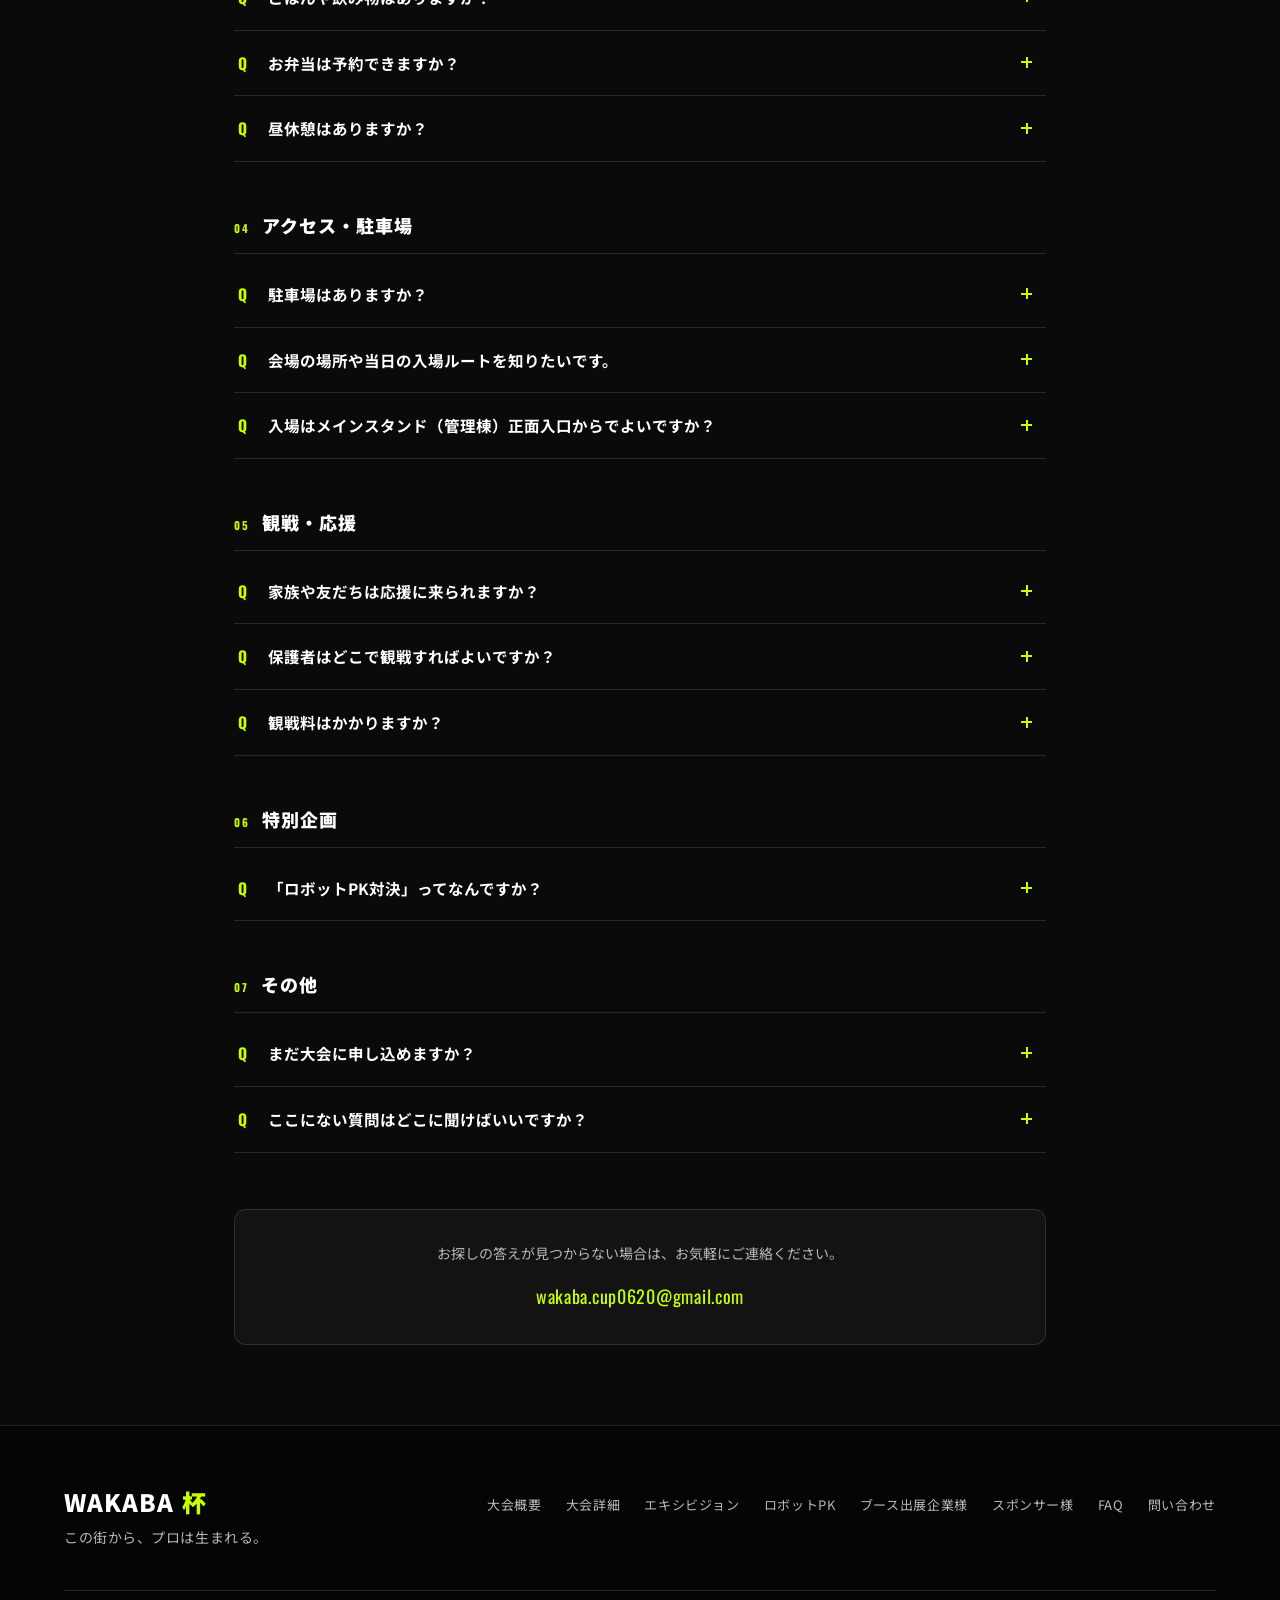
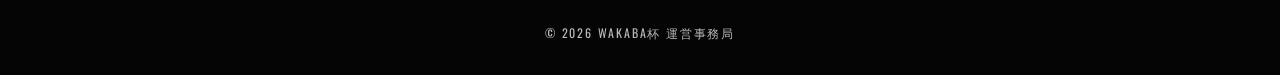
<file: cup/faq.html>
<!DOCTYPE html>
<html lang="ja">

<head>
  <meta charset="UTF-8">
  <meta name="viewport" content="width=device-width, initial-scale=1.0">
  <meta name="description" content="WAKABA杯 よくあるご質問（FAQ）｜大会の時間・ルール・お弁当・駐車場・観戦・エキシビジョンなど、参加選手・保護者の皆様からのよくある質問にお答えします。">
  <link rel="canonical" href="https://wakaba-inc.com/faq.html">
  <title>よくあるご質問（FAQ） ｜ WAKABA杯</title>
  <link rel="preconnect" href="https://fonts.googleapis.com">
  <link rel="preconnect" href="https://fonts.gstatic.com" crossorigin>
  <link
    href="https://fonts.googleapis.com/css2?family=Noto+Sans+JP:wght@400;500;700;900&family=Oswald:wght@500;700&display=swap"
    rel="stylesheet">
  <link rel="stylesheet" href="css/style.css?v=20260617">
  <link rel="stylesheet" href="css/faq.css?v=20260616">
</head>

<body>

  <!-- ===== HEADER ===== -->
  <header id="header" class="header">
    <nav class="nav container">
      <a href="index.html" class="nav-logo">
        <span class="nav-logo-en">WAKABA</span>
        <span class="nav-logo-jp">杯</span>
      </a>
      <ul class="nav-links">
        <li><a href="index.html#about">大会概要</a></li>
        <li><a href="schedule.html">大会詳細</a></li>
        <li><a href="index.html#exhibition">エキシビジョン</a></li>
        <li><a href="index.html#next">ロボットPK</a></li>
        <li><a href="index.html#sponsors">スポンサー様</a></li>
        <li><a href="faq.html" class="is-current">FAQ</a></li>
        <li><a href="index.html#contact">問い合わせ</a></li>
      </ul>
      <button class="hamburger" id="hamburger" aria-label="メニューを開く">
        <span></span><span></span><span></span>
      </button>
    </nav>
    <div class="mobile-menu" id="mobile-menu">
      <ul>
        <li><a href="index.html#about" class="mobile-link">大会概要</a></li>
        <li><a href="schedule.html" class="mobile-link">大会詳細</a></li>
        <li><a href="index.html#exhibition" class="mobile-link">エキシビジョン</a></li>
        <li><a href="index.html#next" class="mobile-link">ロボットPK</a></li>
        <li><a href="index.html#booths" class="mobile-link">ブース出展企業様</a></li>
        <li><a href="index.html#sponsors" class="mobile-link">スポンサー様</a></li>
        <li><a href="faq.html" class="mobile-link is-current">FAQ</a></li>
        <li><a href="index.html#contact" class="mobile-link">問い合わせ</a></li>
      </ul>
    </div>
  </header>

  <!-- ===== PAGE HERO ===== -->
  <section class="page-hero">
    <div class="container">
      <a href="index.html" class="back-link">
        <svg viewBox="0 0 24 24" width="14" height="14" fill="none" stroke="currentColor" stroke-width="2"
          stroke-linecap="round" stroke-linejoin="round">
          <line x1="19" y1="12" x2="5" y2="12"/>
          <polyline points="12 19 5 12 12 5"/>
        </svg>
        TOPに戻る
      </a>
      <p class="page-hero-eyebrow">FAQ</p>
      <h1 class="page-hero-title">よくあるご質問</h1>
      <p class="page-hero-meta">
        <span>WAKABA杯</span>
        <span class="dot">/</span>
        <span>2026.06.20 <small>SAT</small></span>
        <span class="dot">/</span>
        <span>テクノポート福井スタジアム</span>
      </p>
    </div>
  </section>

  <!-- ===== FAQ ===== -->
  <section class="faq-section">
    <div class="faq-wrap">

      <!-- 大会について -->
      <div class="faq-cat">
        <h2 class="faq-cat-title"><span class="faq-cat-en">01</span>大会について</h2>

        <details class="faq-item">
          <summary>大会は何時から何時までですか？</summary>
          <div class="faq-answer">2026年6月20日(土)、<strong>9:00開始〜17:00終了</strong>の予定です。9:00から開会式、9:15から試合がスタートします。</div>
        </details>

        <details class="faq-item">
          <summary>雨が降っても開催されますか？</summary>
          <div class="faq-answer"><strong>豪雨でない限り、サッカー大会の試合は決行</strong>します。ただし、<strong>ロボットPK対決は小雨でも中止</strong>となります（精密機器を使用するため）。</div>
        </details>

        <details class="faq-item">
          <summary>試合は何人制で、試合時間はどのくらいですか？</summary>
          <div class="faq-answer"><strong>8人制・15分ハーフ</strong>（前後半各15分）です。夏場の暑さに配慮し、20分ハーフから15分ハーフに変更しています。</div>
        </details>

        <details class="faq-item">
          <summary>全員が試合に出られますか？</summary>
          <div class="faq-answer">はい。<strong>各チーム全選手の出場が必須</strong>です。なお、大人によるコーチングは禁止で、選手交代のみ可能というルールです。</div>
        </details>

        <details class="faq-item">
          <summary>1チーム何試合ありますか？</summary>
          <div class="faq-answer">3チームの総当たり制で、<strong>1チーム2試合</strong>です（U-10・U-12 各6チーム／2グループ制）。</div>
        </details>

        <details class="faq-item">
          <summary>審判は誰がするのですか？</summary>
          <div class="faq-answer">各試合、同じグループで試合をしていない<strong>待機チームから1名</strong>が帯同します。</div>
        </details>

        <details class="faq-item">
          <summary>審判は正装が必要ですか？</summary>
          <div class="faq-answer">特に指定はございません。</div>
        </details>

        <details class="faq-item">
          <summary>ベンチテントは必要ですか？</summary>
          <div class="faq-answer">テントのご準備は<strong>不要</strong>です。スタンド席下の屋根がある（日陰になっている）スペースを各チームに確保しています。なお、床がコンクリートのため、<strong>ブルーシートのご持参</strong>をおすすめします。</div>
        </details>

        <details class="faq-item">
          <summary>控え場所（スタンド下の屋根があるところ）はどこですか？ メインスタンドには入れますか？</summary>
          <div class="faq-answer">メインスタンドへは入れますので、待機場所としてそちらをご使用いただいても構いません。<strong>STUHIJ のスタンド下</strong>が日陰になると、スタジアム側から聞いております。あわせて会場マップもご確認ください。<br><a href="map.html">▶ 会場マップはこちら</a></div>
        </details>
      </div>

      <!-- MVP・エキシビジョン -->
      <div class="faq-cat">
        <h2 class="faq-cat-title"><span class="faq-cat-en">02</span>MVP・エキシビジョン</h2>

        <details class="faq-item">
          <summary>MVPは誰が選ぶのですか？</summary>
          <div class="faq-answer"><strong>下口稚葉選手</strong>が選びます。各チームから1〜2名のMVPが選出されます。</div>
        </details>

        <details class="faq-item">
          <summary>MVPに選ばれるとどうなりますか？</summary>
          <div class="faq-answer">15:00〜のエキシビジョンマッチで、下口選手＋地元の監督・コーチ陣による<strong>「Team-WAKABA」と対戦</strong>できます。プロや指導者陣と同じピッチで真剣勝負ができる特別な機会です。</div>
        </details>

        <details class="faq-item">
          <summary>下口選手のプレーは見られますか？</summary>
          <div class="faq-answer">はい。<strong>エキシビジョンマッチ（15:00〜15:45）</strong>に下口選手が出場します。観戦無料・予約不要です。</div>
        </details>

        <details class="faq-item">
          <summary>下口選手との写真撮影やサインはできますか？</summary>
          <div class="faq-answer">タイトなイベントスケジュールとなっておりますので、写真撮影・サインは<strong>チームごと</strong>にお願いいたします。</div>
        </details>
      </div>

      <!-- 飲食・お弁当 -->
      <div class="faq-cat">
        <h2 class="faq-cat-title"><span class="faq-cat-en">03</span>飲食・お弁当</h2>

        <details class="faq-item">
          <summary>ごはんや飲み物はありますか？</summary>
          <div class="faq-answer">当日は<strong>豚珍館によるキッチンカー</strong>が出店します。</div>
        </details>

        <details class="faq-item">
          <summary>お弁当は予約できますか？</summary>
          <div class="faq-answer">お弁当（豚珍館弁当）の<strong>事前注文は受付を終了しました</strong>。たくさんのご注文ありがとうございました。当日は<strong>豚珍館キッチンカー</strong>にて、予約時のお名前をお伝えください。</div>
        </details>

        <details class="faq-item">
          <summary>昼休憩はありますか？</summary>
          <div class="faq-answer">昼休憩は設けていません。空き時間に各自でランチをお取りください。</div>
        </details>
      </div>

      <!-- アクセス・駐車場 -->
      <div class="faq-cat">
        <h2 class="faq-cat-title"><span class="faq-cat-en">04</span>アクセス・駐車場</h2>

        <details class="faq-item">
          <summary>駐車場はありますか？</summary>
          <div class="faq-answer"><strong>管理棟側の駐車場（85台）</strong>をご利用ください。</div>
        </details>

        <details class="faq-item">
          <summary>会場の場所や当日の入場ルートを知りたいです。</summary>
          <div class="faq-answer">会場は<strong>テクノポート福井スタジアム</strong>です。当日の入場ルートや駐車場の位置は会場マップをご確認ください。<br><a href="map.html">▶ 会場マップはこちら</a></div>
        </details>

        <details class="faq-item">
          <summary>入場はメインスタンド（管理棟）正面入口からでよいですか？</summary>
          <div class="faq-answer">はい、<strong>管理棟側からのご入場</strong>です。</div>
        </details>
      </div>

      <!-- 観戦・応援 -->
      <div class="faq-cat">
        <h2 class="faq-cat-title"><span class="faq-cat-en">05</span>観戦・応援</h2>

        <details class="faq-item">
          <summary>家族や友だちは応援に来られますか？</summary>
          <div class="faq-answer">はい、<strong>どなたでも観戦いただけます</strong>。入場無料・予約不要で、観戦のみのご来場も大歓迎です。</div>
        </details>

        <details class="faq-item">
          <summary>保護者はどこで観戦すればよいですか？</summary>
          <div class="faq-answer"><strong>スタジアム座席</strong>での観戦をお願いいたします。</div>
        </details>

        <details class="faq-item">
          <summary>観戦料はかかりますか？</summary>
          <div class="faq-answer"><strong>無料</strong>です。</div>
        </details>
      </div>

      <!-- 特別企画 -->
      <div class="faq-cat">
        <h2 class="faq-cat-title"><span class="faq-cat-en">06</span>特別企画</h2>

        <details class="faq-item">
          <summary>「ロボットPK対決」ってなんですか？</summary>
          <div class="faq-answer">16:00〜17:00に行う特別企画です。<strong>ロボットがPKを蹴り、人間（来場者）がゴールキーパー</strong>に挑戦します。AI・ロボティクス企業 ALGOMATIC DYNAMICS 主催・観戦無料です。<br><a href="index.html#next">▶ ロボットPK対決の詳細はこちら</a></div>
        </details>
      </div>

      <!-- その他 -->
      <div class="faq-cat">
        <h2 class="faq-cat-title"><span class="faq-cat-en">07</span>その他</h2>

        <details class="faq-item">
          <summary>まだ大会に申し込めますか？</summary>
          <div class="faq-answer">エントリーは定員に達したため、<strong>受付を終了</strong>しています。</div>
        </details>

        <details class="faq-item">
          <summary>ここにない質問はどこに聞けばいいですか？</summary>
          <div class="faq-answer">WAKABA杯運営事務局までお気軽にお問い合わせください。<br><a href="mailto:wakaba.cup0620@gmail.com">wakaba.cup0620@gmail.com</a></div>
        </details>
      </div>

      <!-- 問い合わせ -->
      <div class="faq-contact">
        <p class="faq-contact-text">お探しの答えが見つからない場合は、お気軽にご連絡ください。</p>
        <a href="mailto:wakaba.cup0620@gmail.com" class="faq-contact-mail">wakaba.cup0620@gmail.com</a>
      </div>

    </div>
  </section>

  <!-- ===== FOOTER ===== -->
  <footer class="footer">
    <div class="container">
      <div class="footer-inner">
        <div class="footer-brand">
          <div class="footer-logo">
            <span class="footer-logo-en">WAKABA</span>
            <span class="footer-logo-jp">杯</span>
          </div>
          <p class="footer-tagline">この街から、プロは生まれる。</p>
        </div>
        <nav class="footer-nav" aria-label="フッターナビゲーション">
          <ul>
            <li><a href="index.html#about">大会概要</a></li>
            <li><a href="schedule.html">大会詳細</a></li>
            <li><a href="index.html#exhibition">エキシビジョン</a></li>
            <li><a href="index.html#next">ロボットPK</a></li>
            <li><a href="index.html#booths">ブース出展企業様</a></li>
            <li><a href="index.html#sponsors">スポンサー様</a></li>
            <li><a href="faq.html">FAQ</a></li>
            <li><a href="index.html#contact">問い合わせ</a></li>
          </ul>
        </nav>
      </div>
      <div class="footer-bottom">
        <p>© 2026 WAKABA杯 運営事務局</p>
      </div>
    </div>
  </footer>

  <script src="js/main.js"></script>
</body>

</html>
</file>
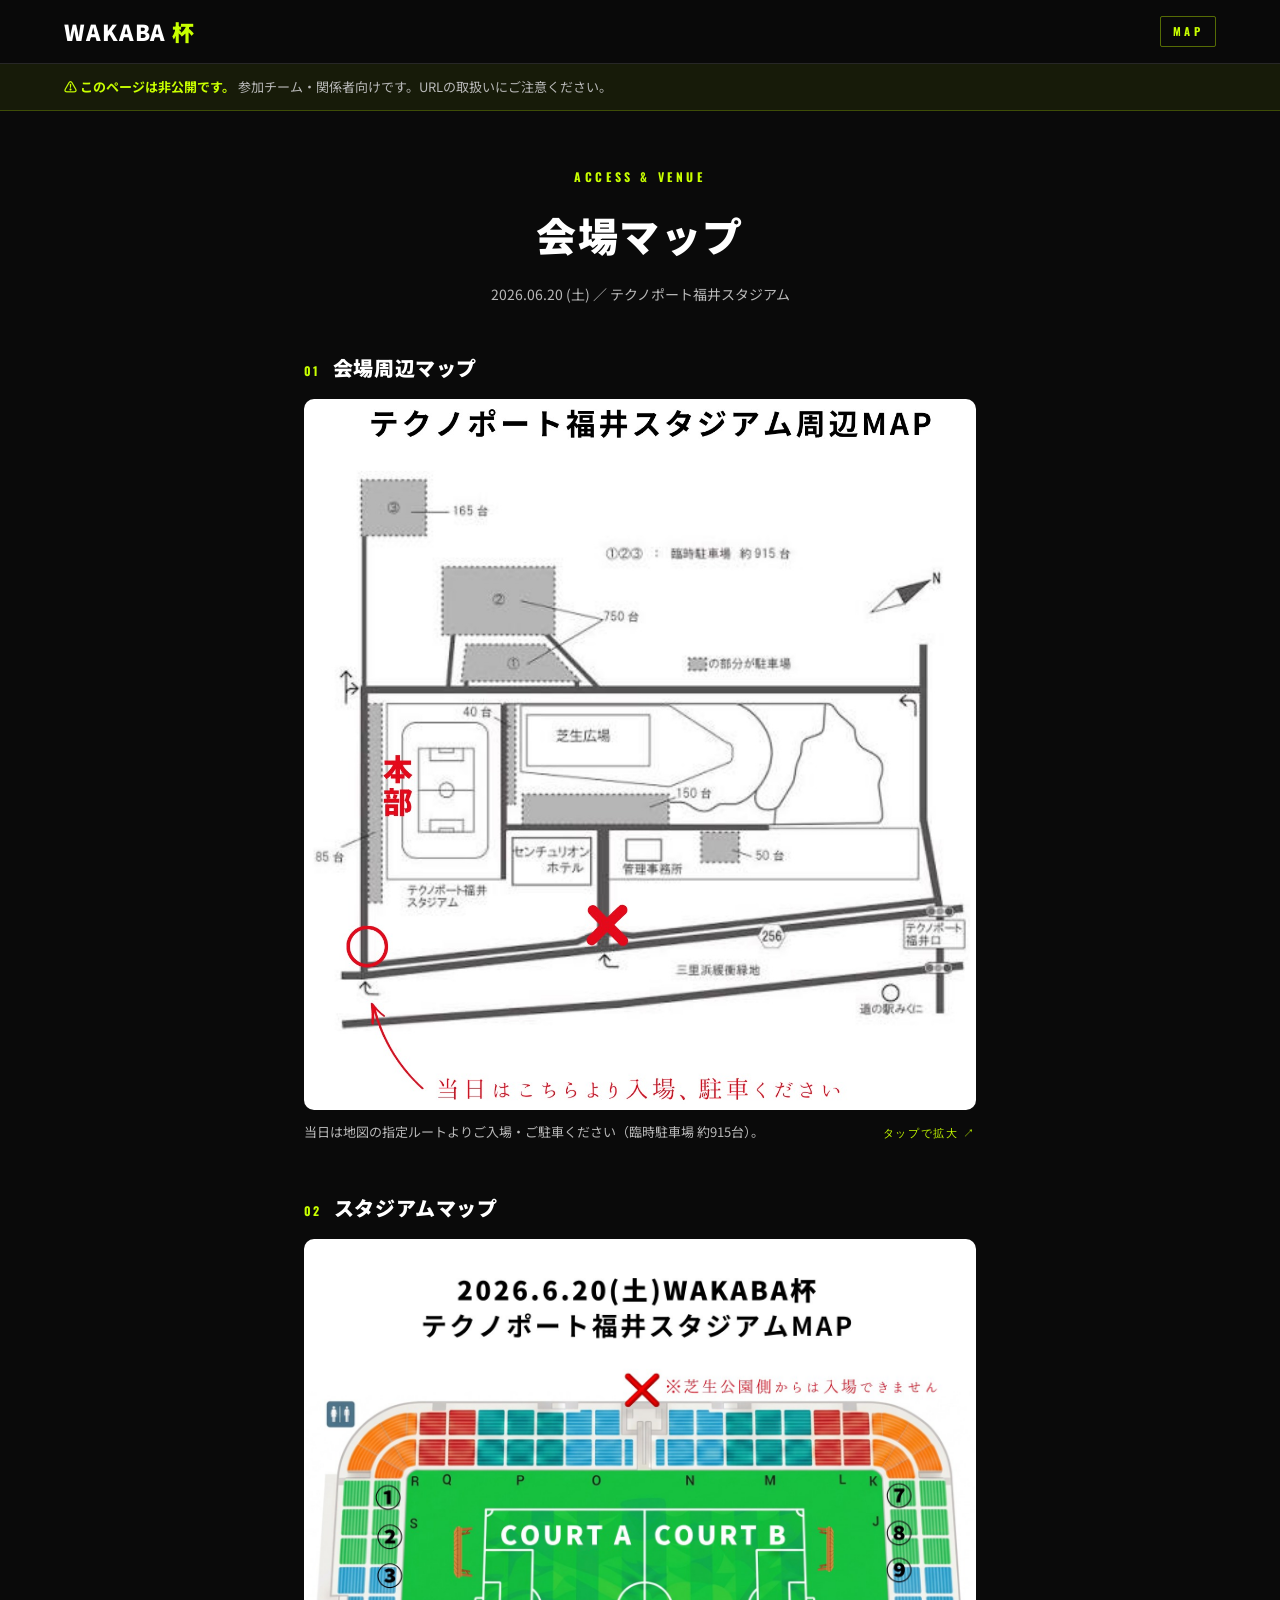
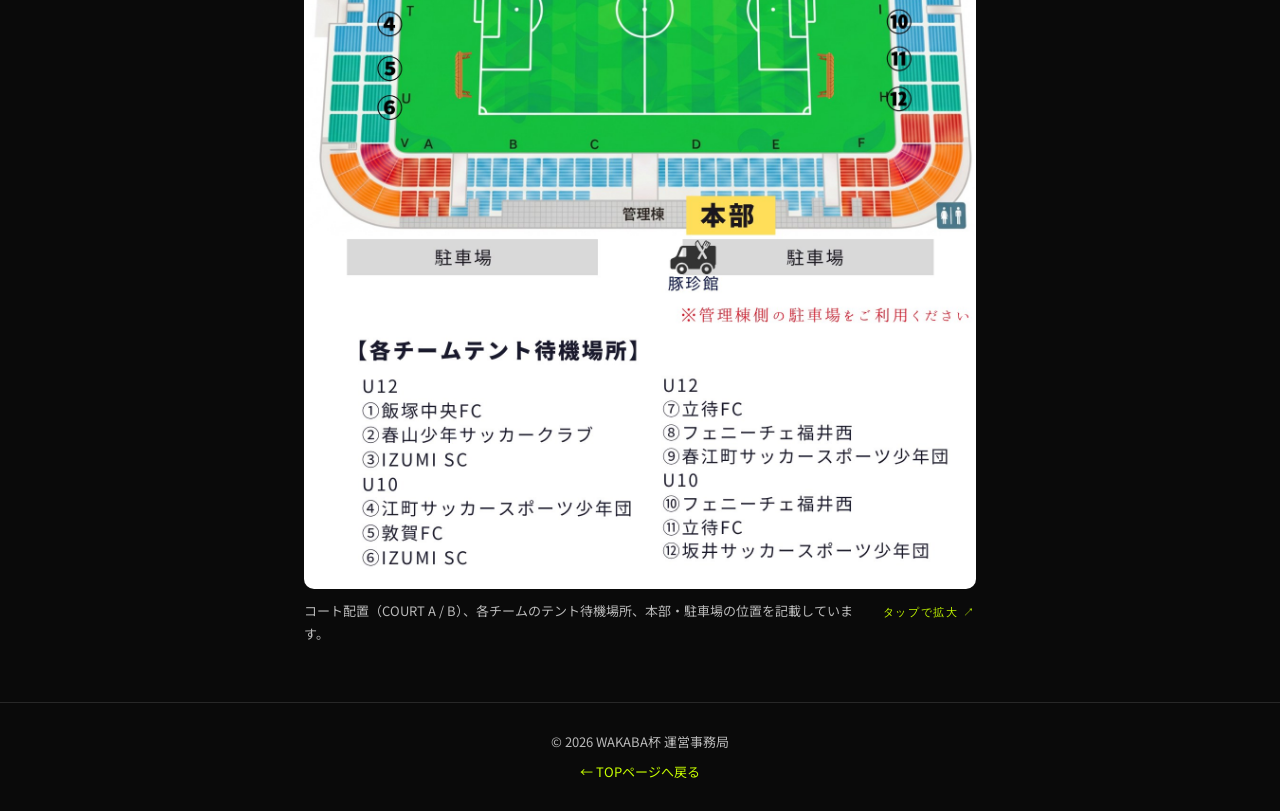
<file: cup/map.html>
<!DOCTYPE html>
<html lang="ja">

<head>
  <meta charset="UTF-8">
  <meta name="viewport" content="width=device-width, initial-scale=1.0">
  <meta name="robots" content="noindex, nofollow, noarchive">
  <meta name="referrer" content="no-referrer">
  <title>会場マップ ｜ WAKABA杯</title>
  <link rel="preconnect" href="https://fonts.googleapis.com">
  <link rel="preconnect" href="https://fonts.gstatic.com" crossorigin>
  <link
    href="https://fonts.googleapis.com/css2?family=Noto+Sans+JP:wght@400;500;700;900&family=Oswald:wght@500;700&display=swap"
    rel="stylesheet">
  <link rel="stylesheet" href="css/style.css?v=20260617">
  <link rel="stylesheet" href="css/map.css?v=20260612">
</head>

<body class="map-body">

  <!-- ===== Header ===== -->
  <header class="map-header">
    <div class="container map-header-inner">
      <a href="index.html" class="nav-logo">
        <span class="nav-logo-en">WAKABA</span>
        <span class="nav-logo-jp">杯</span>
      </a>
      <span class="map-header-tag">MAP</span>
    </div>
  </header>

  <!-- ===== 非公開 注意バナー ===== -->
  <div class="map-warning">
    <div class="container">
      <strong>⚠ このページは非公開です。</strong>
      参加チーム・関係者向けです。URLの取扱いにご注意ください。
    </div>
  </div>

  <!-- ===== Hero ===== -->
  <section class="map-hero">
    <div class="container">
      <span class="map-hero-eyebrow">ACCESS &amp; VENUE</span>
      <h1 class="map-hero-title">会場マップ</h1>
      <p class="map-hero-meta">
        2026.06.20 (土) ／ テクノポート福井スタジアム
      </p>
    </div>
  </section>

  <!-- ===== マップ =====
       ▼ 画像を差し替える場合は assets/map-area.jpg / assets/map-stadium.jpg を入れ替え。
         拡大表示は <a> の href が画像本体を指しています。 -->
  <div class="map-grid">

    <section class="map-figure">
      <div class="map-figure-head">
        <span class="map-figure-num">01</span>
        <h2 class="map-figure-title">会場周辺マップ</h2>
      </div>
      <a class="map-figure-link" href="assets/map-area.jpg?v=20260616" target="_blank" rel="noopener">
        <img src="assets/map-area.jpg?v=20260616" alt="テクノポート福井スタジアム 周辺マップ（入場ルート・臨時駐車場）">
      </a>
      <div class="map-figure-foot">
        <p class="map-figure-note">当日は地図の指定ルートよりご入場・ご駐車ください（臨時駐車場 約915台）。</p>
        <span class="map-figure-zoom">タップで拡大 ↗</span>
      </div>
    </section>

    <section class="map-figure">
      <div class="map-figure-head">
        <span class="map-figure-num">02</span>
        <h2 class="map-figure-title">スタジアムマップ</h2>
      </div>
      <a class="map-figure-link" href="assets/map-stadium.jpg?v=20260612" target="_blank" rel="noopener">
        <img src="assets/map-stadium.jpg?v=20260612" alt="テクノポート福井スタジアム 場内マップ（コート配置・各チームテント待機場所・本部）">
      </a>
      <div class="map-figure-foot">
        <p class="map-figure-note">コート配置（COURT A / B）、各チームのテント待機場所、本部・駐車場の位置を記載しています。</p>
        <span class="map-figure-zoom">タップで拡大 ↗</span>
      </div>
    </section>

  </div>

  <!-- ===== Footer ===== -->
  <footer class="map-footer">
    <div class="container">
      <p>© 2026 WAKABA杯 運営事務局</p>
      <p style="margin-top:8px;"><a href="index.html">← TOPページへ戻る</a></p>
    </div>
  </footer>

</body>

</html>
</file>
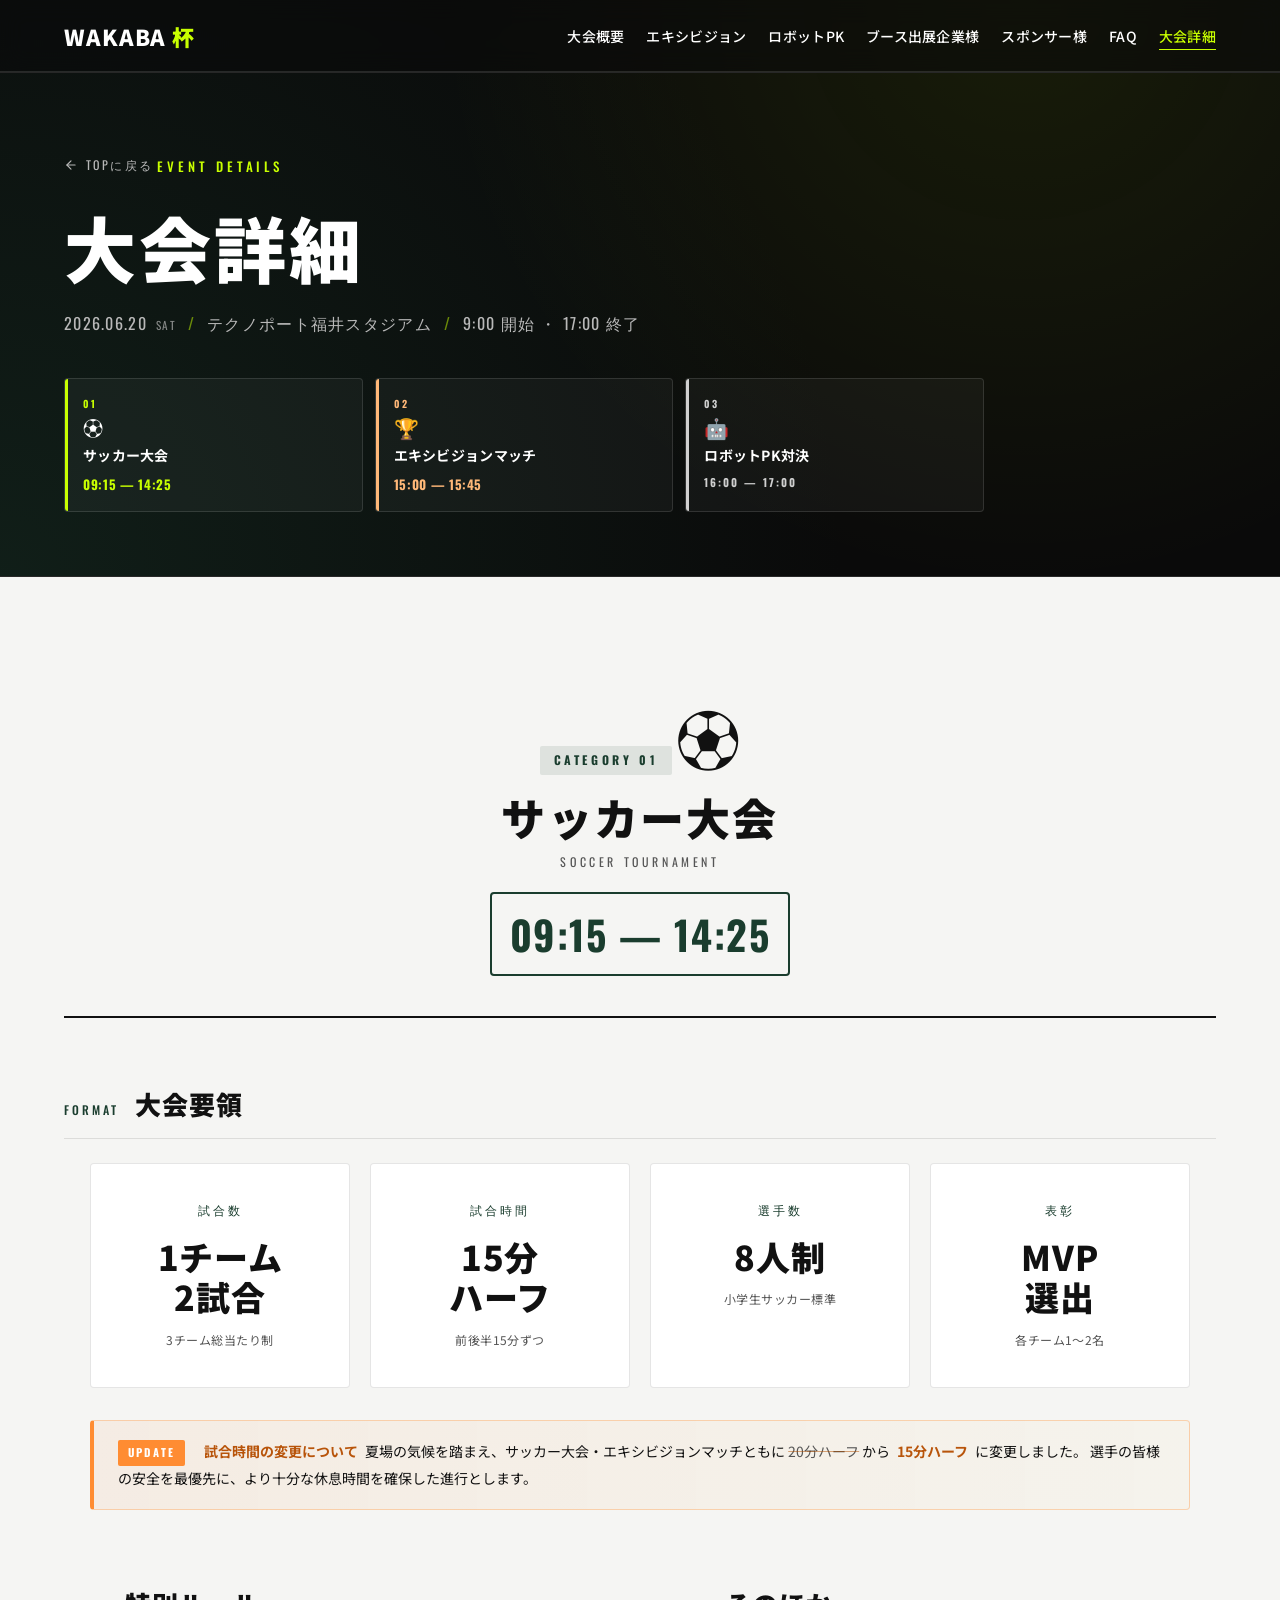
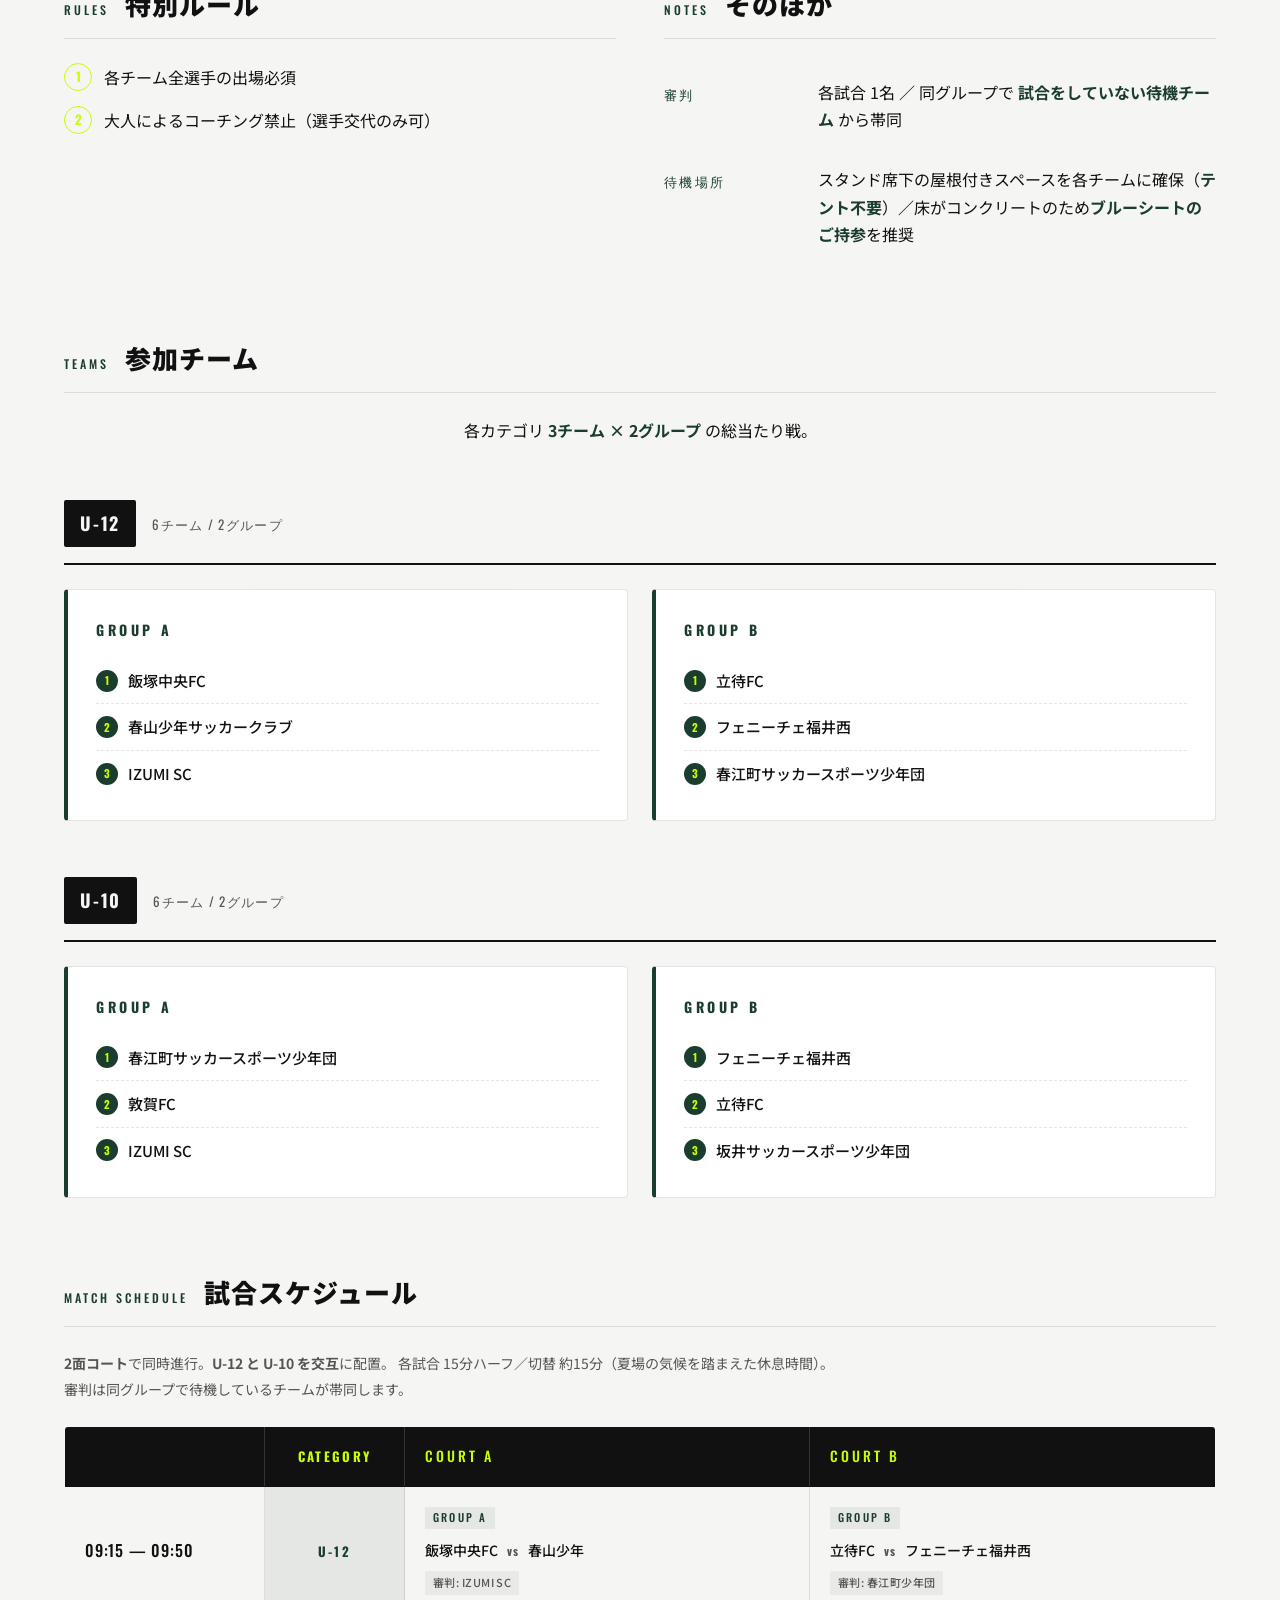
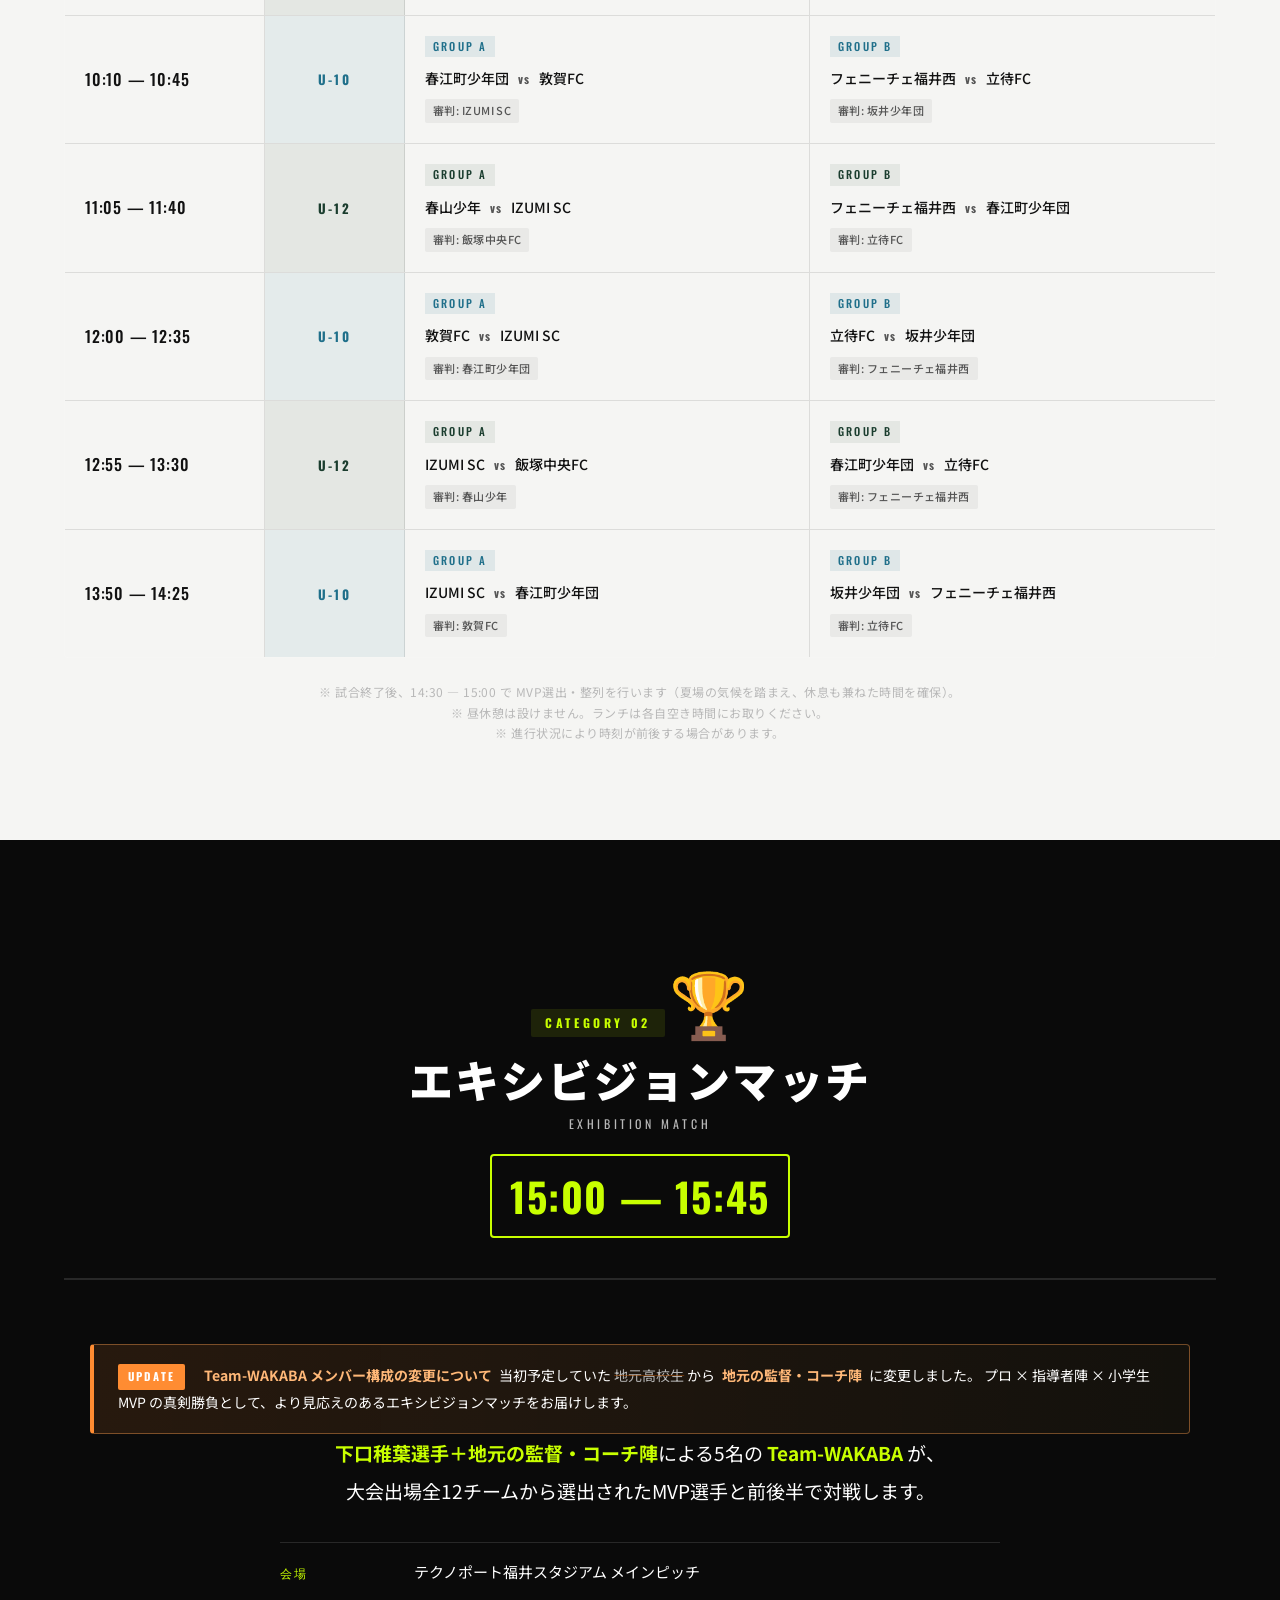
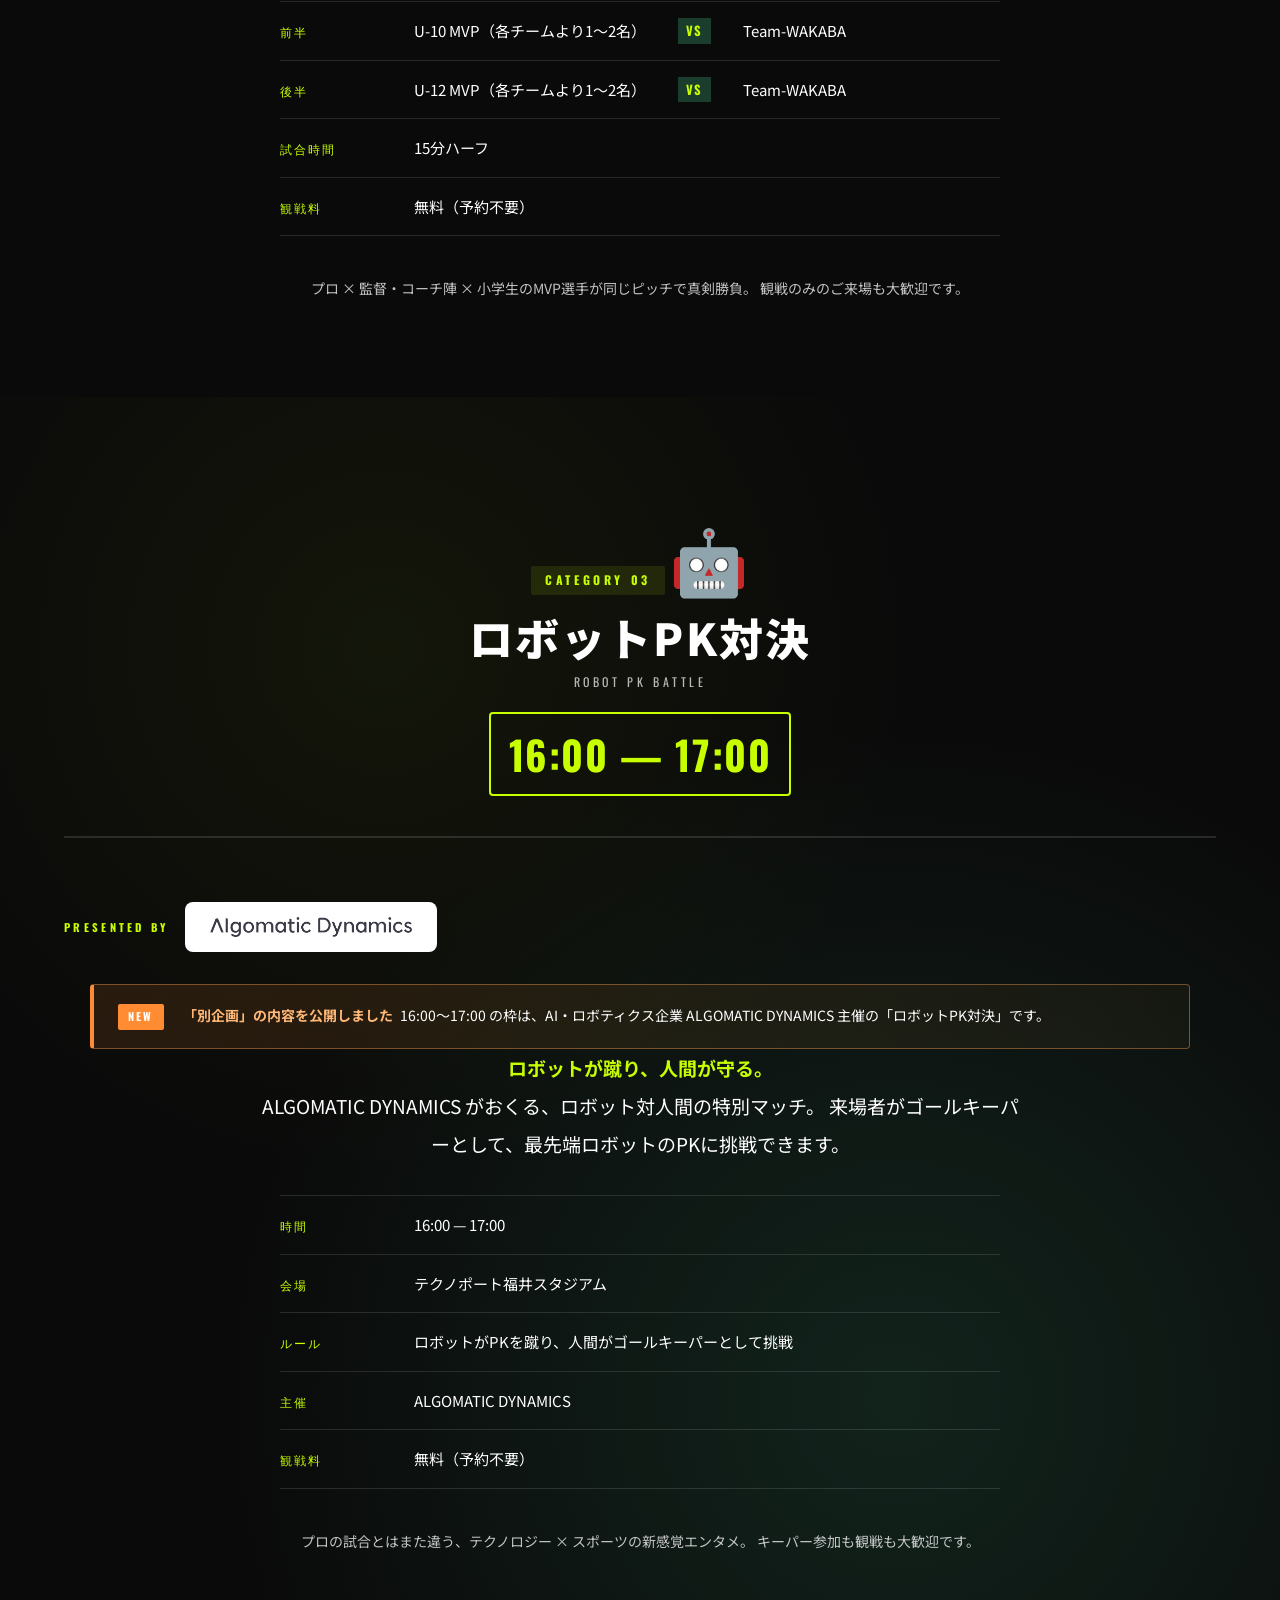
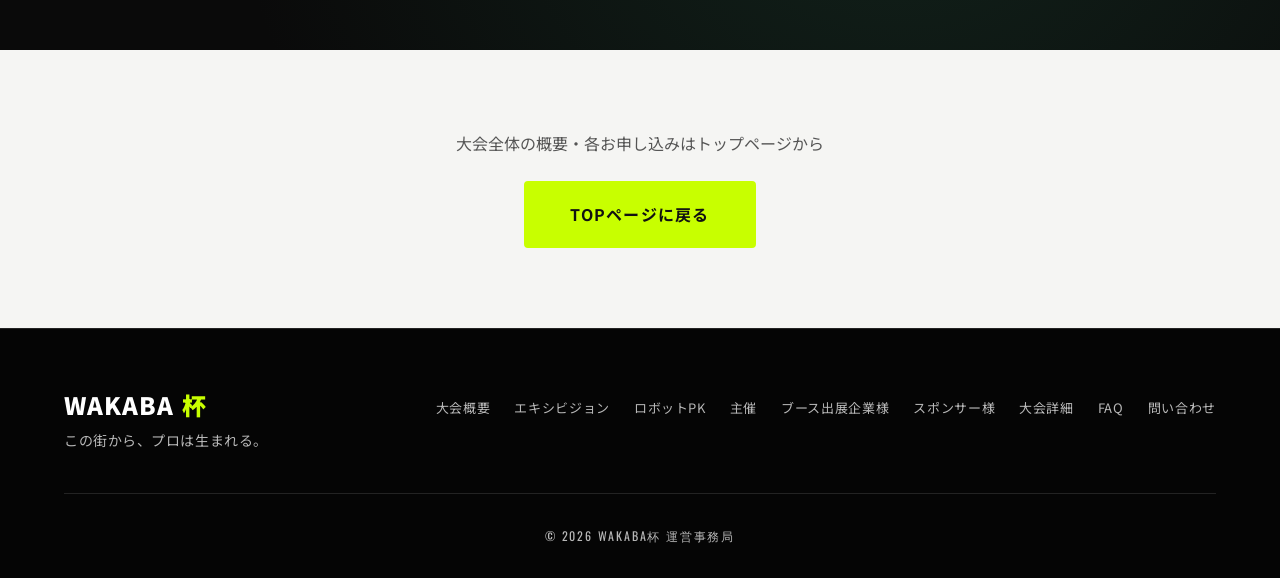
<file: cup/schedule.html>
<!DOCTYPE html>
<html lang="ja">

<head>
  <meta charset="UTF-8">
  <meta name="viewport" content="width=device-width, initial-scale=1.0">
  <meta name="description" content="WAKABA杯 大会詳細｜サッカー大会・エキシビジョンマッチの2カテゴリで詳細をご案内。2026年6月20日(土) テクノポート福井スタジアム。">
  <link rel="canonical" href="https://wakaba-inc.com/schedule.html">
  <title>大会詳細 ｜ WAKABA杯</title>
  <link rel="preconnect" href="https://fonts.googleapis.com">
  <link rel="preconnect" href="https://fonts.gstatic.com" crossorigin>
  <link
    href="https://fonts.googleapis.com/css2?family=Noto+Sans+JP:wght@400;500;700;900&family=Oswald:wght@500;700&display=swap"
    rel="stylesheet">
  <link rel="stylesheet" href="css/style.css?v=20260617">
</head>

<body>

  <!-- ===== HEADER ===== -->
  <header id="header" class="header">
    <nav class="nav container">
      <a href="index.html" class="nav-logo">
        <span class="nav-logo-en">WAKABA</span>
        <span class="nav-logo-jp">杯</span>
      </a>
      <ul class="nav-links">
        <li><a href="index.html#about">大会概要</a></li>
        <li><a href="index.html#exhibition">エキシビジョン</a></li>
        <li><a href="index.html#next">ロボットPK</a></li>
        <li><a href="index.html#booths">ブース出展企業様</a></li>
        <li><a href="index.html#sponsors">スポンサー様</a></li>
        <li><a href="faq.html">FAQ</a></li>
        <li><a href="schedule.html" class="is-current">大会詳細</a></li>
      </ul>
      <button class="hamburger" id="hamburger" aria-label="メニューを開く">
        <span></span><span></span><span></span>
      </button>
    </nav>
    <div class="mobile-menu" id="mobile-menu">
      <ul>
        <li><a href="index.html#about" class="mobile-link">大会概要</a></li>
        <li><a href="index.html#exhibition" class="mobile-link">エキシビジョン</a></li>
        <li><a href="index.html#next" class="mobile-link">ロボットPK</a></li>
        <li><a href="index.html#booths" class="mobile-link">ブース出展企業様</a></li>
        <li><a href="index.html#sponsors" class="mobile-link">スポンサー様</a></li>
        <li><a href="schedule.html" class="mobile-link is-current">大会詳細</a></li>
        <li><a href="faq.html" class="mobile-link">FAQ</a></li>
        <li><a href="index.html#contact" class="mobile-link">問い合わせ</a></li>
      </ul>
    </div>
  </header>

  <!-- ===== PAGE HERO ===== -->
  <section class="page-hero">
    <div class="container">
      <a href="index.html" class="back-link">
        <svg viewBox="0 0 24 24" width="14" height="14" fill="none" stroke="currentColor" stroke-width="2"
          stroke-linecap="round" stroke-linejoin="round">
          <line x1="19" y1="12" x2="5" y2="12"/>
          <polyline points="12 19 5 12 12 5"/>
        </svg>
        TOPに戻る
      </a>
      <p class="page-hero-eyebrow">EVENT DETAILS</p>
      <h1 class="page-hero-title">大会詳細</h1>
      <p class="page-hero-meta">
        <span>2026.06.20 <small>SAT</small></span>
        <span class="dot">/</span>
        <span>テクノポート福井スタジアム</span>
        <span class="dot">/</span>
        <span>9:00 開始 ・ 17:00 終了</span>
      </p>

      <nav class="cat-anchors" aria-label="カテゴリーナビゲーション">
        <a href="#cat-tournament" class="cat-anchor cat-anchor-tournament">
          <span class="cat-anchor-num">01</span>
          <span class="cat-anchor-icon" aria-hidden="true">⚽</span>
          <span class="cat-anchor-name">サッカー大会</span>
          <span class="cat-anchor-time">09:15 — 14:25</span>
        </a>
        <a href="#cat-exhibition" class="cat-anchor cat-anchor-exhibition">
          <span class="cat-anchor-num">02</span>
          <span class="cat-anchor-icon" aria-hidden="true">🏆</span>
          <span class="cat-anchor-name">エキシビジョンマッチ</span>
          <span class="cat-anchor-time">15:00 — 15:45</span>
        </a>
        <a href="#cat-next" class="cat-anchor cat-anchor-secret">
          <span class="cat-anchor-num">03</span>
          <span class="cat-anchor-icon" aria-hidden="true">🤖</span>
          <span class="cat-anchor-name">ロボットPK対決</span>
          <span class="cat-anchor-time">16:00 — 17:00</span>
        </a>
      </nav>
    </div>
  </section>

  <!-- ===== CATEGORY 01: サッカー大会 ===== -->
  <section id="cat-tournament" class="cat-section section-light">
    <div class="container">
      <div class="cat-cover">
        <span class="cat-cover-num">CATEGORY 01</span>
        <span class="cat-cover-icon" aria-hidden="true">⚽</span>
        <h2 class="cat-cover-title">サッカー大会</h2>
        <p class="cat-cover-en">SOCCER TOURNAMENT</p>
        <p class="cat-cover-time">09:15 — 14:25</p>
      </div>

      <!-- 大会要領 -->
      <div class="cat-block">
        <h3 class="cat-h3"><span class="cat-h3-en">FORMAT</span>大会要領</h3>
        <div class="format-grid">
          <div class="format-card">
            <span class="format-card-label">試合数</span>
            <strong class="format-card-value">1チーム<br>2試合</strong>
            <p class="format-card-note">3チーム総当たり制</p>
          </div>
          <div class="format-card">
            <span class="format-card-label">試合時間</span>
            <strong class="format-card-value">15分<br>ハーフ</strong>
            <p class="format-card-note">前後半15分ずつ</p>
          </div>
          <div class="format-card">
            <span class="format-card-label">選手数</span>
            <strong class="format-card-value">8人制</strong>
            <p class="format-card-note">小学生サッカー標準</p>
          </div>
          <div class="format-card">
            <span class="format-card-label">表彰</span>
            <strong class="format-card-value">MVP<br>選出</strong>
            <p class="format-card-note">各チーム1〜2名</p>
          </div>
        </div>

        <p class="climate-notice">
          <span class="climate-notice-badge">UPDATE</span>
          <strong>試合時間の変更について</strong>
          夏場の気候を踏まえ、サッカー大会・エキシビジョンマッチともに <s>20分ハーフ</s> から <strong>15分ハーフ</strong> に変更しました。
          選手の皆様の安全を最優先に、より十分な休息時間を確保した進行とします。
        </p>
      </div>

      <!-- ルール / そのほか -->
      <div class="cat-block cat-rules-grid">
        <div>
          <h3 class="cat-h3"><span class="cat-h3-en">RULES</span>特別ルール</h3>
          <ol class="rule-list rule-list-lg">
            <li>各チーム全選手の出場必須</li>
            <li>大人によるコーチング禁止（選手交代のみ可）</li>
          </ol>
        </div>
        <div>
          <h3 class="cat-h3"><span class="cat-h3-en">NOTES</span>そのほか</h3>
          <ul class="notes-list notes-list-light">
            <li>
              <span class="notes-key">審判</span>
              <span class="notes-val">各試合 1名 ／ 同グループで <strong>試合をしていない待機チーム</strong> から帯同</span>
            </li>
            <li>
              <span class="notes-key">待機場所</span>
              <span class="notes-val">スタンド席下の屋根付きスペースを各チームに確保（<strong>テント不要</strong>）／床がコンクリートのため<strong>ブルーシートのご持参</strong>を推奨</span>
            </li>
          </ul>
        </div>
      </div>

      <!-- 参加チーム -->
      <div class="cat-block">
        <h3 class="cat-h3"><span class="cat-h3-en">TEAMS</span>参加チーム</h3>
        <p class="teams-lead">
          各カテゴリ <strong>3チーム × 2グループ</strong> の総当たり戦。
        </p>

        <div class="teams-cat">
          <div class="teams-cat-head">
            <span class="teams-cat-badge">U-12</span>
            <span class="teams-cat-count">6チーム / 2グループ</span>
          </div>
          <div class="teams-groups">
            <div class="team-group">
              <h4 class="team-group-name">GROUP A</h4>
              <ol class="team-list">
                <li>飯塚中央FC</li>
                <li>春山少年サッカークラブ</li>
                <li>IZUMI SC</li>
              </ol>
            </div>
            <div class="team-group">
              <h4 class="team-group-name">GROUP B</h4>
              <ol class="team-list">
                <li>立待FC</li>
                <li>フェニーチェ福井西</li>
                <li>春江町サッカースポーツ少年団</li>
              </ol>
            </div>
          </div>
        </div>

        <div class="teams-cat">
          <div class="teams-cat-head">
            <span class="teams-cat-badge">U-10</span>
            <span class="teams-cat-count">6チーム / 2グループ</span>
          </div>
          <div class="teams-groups">
            <div class="team-group">
              <h4 class="team-group-name">GROUP A</h4>
              <ol class="team-list">
                <li>春江町サッカースポーツ少年団</li>
                <li>敦賀FC</li>
                <li>IZUMI SC</li>
              </ol>
            </div>
            <div class="team-group">
              <h4 class="team-group-name">GROUP B</h4>
              <ol class="team-list">
                <li>フェニーチェ福井西</li>
                <li>立待FC</li>
                <li>坂井サッカースポーツ少年団</li>
              </ol>
            </div>
          </div>
        </div>
      </div>

      <!-- 試合スケジュール -->
      <div class="cat-block">
        <h3 class="cat-h3"><span class="cat-h3-en">MATCH SCHEDULE</span>試合スケジュール</h3>
        <p class="cat-block-note">
          <strong>2面コート</strong>で同時進行。<strong>U-12 と U-10 を交互</strong>に配置。
          各試合 15分ハーフ／切替 約15分（夏場の気候を踏まえた休息時間）。<br>
          審判は同グループで待機しているチームが帯同します。
        </p>

        <div class="schedule schedule-light">
          <div class="schedule-head">
            <div class="schedule-cell schedule-time">TIME</div>
            <div class="schedule-cell schedule-cat">CATEGORY</div>
            <div class="schedule-cell schedule-court">COURT A</div>
            <div class="schedule-cell schedule-court">COURT B</div>
          </div>

          <!-- スロット1: U-12 -->
          <div class="schedule-row">
            <div class="schedule-cell schedule-time">09:15 — 09:50</div>
            <div class="schedule-cell schedule-cat" data-cat="u12">U-12</div>
            <div class="schedule-cell schedule-court">
              <span class="schedule-group">GROUP A</span>
              <span class="schedule-match">飯塚中央FC <em>vs</em> 春山少年</span>
              <span class="schedule-ref">審判: IZUMI SC</span>
            </div>
            <div class="schedule-cell schedule-court">
              <span class="schedule-group">GROUP B</span>
              <span class="schedule-match">立待FC <em>vs</em> フェニーチェ福井西</span>
              <span class="schedule-ref">審判: 春江町少年団</span>
            </div>
          </div>

          <!-- スロット2: U-10 -->
          <div class="schedule-row">
            <div class="schedule-cell schedule-time">10:10 — 10:45</div>
            <div class="schedule-cell schedule-cat" data-cat="u10">U-10</div>
            <div class="schedule-cell schedule-court">
              <span class="schedule-group">GROUP A</span>
              <span class="schedule-match">春江町少年団 <em>vs</em> 敦賀FC</span>
              <span class="schedule-ref">審判: IZUMI SC</span>
            </div>
            <div class="schedule-cell schedule-court">
              <span class="schedule-group">GROUP B</span>
              <span class="schedule-match">フェニーチェ福井西 <em>vs</em> 立待FC</span>
              <span class="schedule-ref">審判: 坂井少年団</span>
            </div>
          </div>

          <!-- スロット3: U-12 -->
          <div class="schedule-row">
            <div class="schedule-cell schedule-time">11:05 — 11:40</div>
            <div class="schedule-cell schedule-cat" data-cat="u12">U-12</div>
            <div class="schedule-cell schedule-court">
              <span class="schedule-group">GROUP A</span>
              <span class="schedule-match">春山少年 <em>vs</em> IZUMI SC</span>
              <span class="schedule-ref">審判: 飯塚中央FC</span>
            </div>
            <div class="schedule-cell schedule-court">
              <span class="schedule-group">GROUP B</span>
              <span class="schedule-match">フェニーチェ福井西 <em>vs</em> 春江町少年団</span>
              <span class="schedule-ref">審判: 立待FC</span>
            </div>
          </div>

          <!-- スロット4: U-10 -->
          <div class="schedule-row">
            <div class="schedule-cell schedule-time">12:00 — 12:35</div>
            <div class="schedule-cell schedule-cat" data-cat="u10">U-10</div>
            <div class="schedule-cell schedule-court">
              <span class="schedule-group">GROUP A</span>
              <span class="schedule-match">敦賀FC <em>vs</em> IZUMI SC</span>
              <span class="schedule-ref">審判: 春江町少年団</span>
            </div>
            <div class="schedule-cell schedule-court">
              <span class="schedule-group">GROUP B</span>
              <span class="schedule-match">立待FC <em>vs</em> 坂井少年団</span>
              <span class="schedule-ref">審判: フェニーチェ福井西</span>
            </div>
          </div>

          <!-- スロット5: U-12 -->
          <div class="schedule-row">
            <div class="schedule-cell schedule-time">12:55 — 13:30</div>
            <div class="schedule-cell schedule-cat" data-cat="u12">U-12</div>
            <div class="schedule-cell schedule-court">
              <span class="schedule-group">GROUP A</span>
              <span class="schedule-match">IZUMI SC <em>vs</em> 飯塚中央FC</span>
              <span class="schedule-ref">審判: 春山少年</span>
            </div>
            <div class="schedule-cell schedule-court">
              <span class="schedule-group">GROUP B</span>
              <span class="schedule-match">春江町少年団 <em>vs</em> 立待FC</span>
              <span class="schedule-ref">審判: フェニーチェ福井西</span>
            </div>
          </div>

          <!-- スロット6: U-10 -->
          <div class="schedule-row">
            <div class="schedule-cell schedule-time">13:50 — 14:25</div>
            <div class="schedule-cell schedule-cat" data-cat="u10">U-10</div>
            <div class="schedule-cell schedule-court">
              <span class="schedule-group">GROUP A</span>
              <span class="schedule-match">IZUMI SC <em>vs</em> 春江町少年団</span>
              <span class="schedule-ref">審判: 敦賀FC</span>
            </div>
            <div class="schedule-cell schedule-court">
              <span class="schedule-group">GROUP B</span>
              <span class="schedule-match">坂井少年団 <em>vs</em> フェニーチェ福井西</span>
              <span class="schedule-ref">審判: 立待FC</span>
            </div>
          </div>
        </div>

        <p class="timetable-foot-note timetable-foot-note-light">
          ※ 試合終了後、14:30 — 15:00 で MVP選出・整列を行います（夏場の気候を踏まえ、休息も兼ねた時間を確保）。<br>
          ※ 昼休憩は設けません。ランチは各自空き時間にお取りください。<br>
          ※ 進行状況により時刻が前後する場合があります。
        </p>
      </div>
    </div>
  </section>

  <!-- ===== CATEGORY 02: エキシビジョンマッチ ===== -->
  <section id="cat-exhibition" class="cat-section section-dark">
    <div class="container">
      <div class="cat-cover">
        <span class="cat-cover-num">CATEGORY 02</span>
        <span class="cat-cover-icon" aria-hidden="true">🏆</span>
        <h2 class="cat-cover-title">エキシビジョンマッチ</h2>
        <p class="cat-cover-en">EXHIBITION MATCH</p>
        <p class="cat-cover-time">15:00 — 15:45</p>
      </div>

      <p class="climate-notice">
        <span class="climate-notice-badge">UPDATE</span>
        <strong>Team-WAKABA メンバー構成の変更について</strong>
        当初予定していた <s>地元高校生</s> から <strong>地元の監督・コーチ陣</strong> に変更しました。
        プロ × 指導者陣 × 小学生MVP の真剣勝負として、より見応えのあるエキシビジョンマッチをお届けします。
      </p>

      <p class="cat-lead">
        <strong>下口稚葉選手＋地元の監督・コーチ陣</strong>による5名の <strong>Team-WAKABA</strong> が、<br>
        大会出場全12チームから選出されたMVP選手と前後半で対戦します。
      </p>

      <ul class="cat-meta">
        <li><span>会場</span>テクノポート福井スタジアム メインピッチ</li>
        <li><span>前半</span>U-10 MVP（各チームより1〜2名） <em class="vs">VS</em> Team-WAKABA</li>
        <li><span>後半</span>U-12 MVP（各チームより1〜2名） <em class="vs">VS</em> Team-WAKABA</li>
        <li><span>試合時間</span>15分ハーフ</li>
        <li><span>観戦料</span>無料（予約不要）</li>
      </ul>

      <p class="cat-narrative-note">
        プロ × 監督・コーチ陣 × 小学生のMVP選手が同じピッチで真剣勝負。
        観戦のみのご来場も大歓迎です。
      </p>
    </div>
  </section>

  <!-- ===== CATEGORY 03: 別企画 ロボットPK対決 (ALGOMATIC DYNAMICS) ===== -->
  <section id="cat-next" class="cat-section section-dark section-secret">
    <div class="container">
      <div class="cat-cover">
        <span class="cat-cover-num">CATEGORY 03</span>
        <span class="cat-cover-icon" aria-hidden="true">🤖</span>
        <h2 class="cat-cover-title">ロボットPK対決</h2>
        <p class="cat-cover-en">ROBOT PK BATTLE</p>
        <p class="cat-cover-time">16:00 — 17:00</p>
      </div>

      <div class="reveal-host">
        <span class="reveal-host-label">PRESENTED BY</span>
        <span class="reveal-host-chip">
          <img src="assets/algomatic-dynamics.png" alt="Algomatic Dynamics" class="reveal-host-img">
        </span>
      </div>

      <p class="climate-notice">
        <span class="climate-notice-badge">NEW</span>
        <strong>「別企画」の内容を公開しました</strong>
        16:00〜17:00 の枠は、AI・ロボティクス企業 ALGOMATIC DYNAMICS 主催の「ロボットPK対決」です。
      </p>

      <p class="cat-lead">
        <strong>ロボットが蹴り、人間が守る。</strong><br>
        ALGOMATIC DYNAMICS がおくる、ロボット対人間の特別マッチ。
        来場者がゴールキーパーとして、最先端ロボットのPKに挑戦できます。
      </p>

      <ul class="cat-meta">
        <li><span>時間</span>16:00 — 17:00</li>
        <li><span>会場</span>テクノポート福井スタジアム</li>
        <li><span>ルール</span>ロボットがPKを蹴り、人間がゴールキーパーとして挑戦</li>
        <li><span>主催</span>ALGOMATIC DYNAMICS</li>
        <li><span>観戦料</span>無料（予約不要）</li>
      </ul>

      <p class="cat-narrative-note">
        プロの試合とはまた違う、テクノロジー × スポーツの新感覚エンタメ。
        キーパー参加も観戦も大歓迎です。
      </p>
    </div>
  </section>

  <!-- ===== BACK CTA ===== -->
  <section class="section section-light section-back-cta">
    <div class="container">
      <div class="back-cta">
        <p class="back-cta-text">大会全体の概要・各お申し込みはトップページから</p>
        <a href="index.html" class="btn btn-primary btn-lg">TOPページに戻る</a>
      </div>
    </div>
  </section>

  <!-- ===== FOOTER ===== -->
  <footer class="footer">
    <div class="container">
      <div class="footer-inner">
        <div class="footer-brand">
          <div class="footer-logo">
            <span class="footer-logo-en">WAKABA</span>
            <span class="footer-logo-jp">杯</span>
          </div>
          <p class="footer-tagline">この街から、プロは生まれる。</p>
        </div>
        <nav class="footer-nav" aria-label="フッターナビゲーション">
          <ul>
            <li><a href="index.html#about">大会概要</a></li>
            <li><a href="index.html#exhibition">エキシビジョン</a></li>
            <li><a href="index.html#next">ロボットPK</a></li>
            <li><a href="index.html#shimoguchi">主催</a></li>
            <li><a href="index.html#booths">ブース出展企業様</a></li>
            <li><a href="index.html#sponsors">スポンサー様</a></li>
            <li><a href="schedule.html">大会詳細</a></li>
            <li><a href="faq.html">FAQ</a></li>
            <li><a href="index.html#contact">問い合わせ</a></li>
          </ul>
        </nav>
      </div>
      <div class="footer-bottom">
        <p>© 2026 WAKABA杯 運営事務局</p>
      </div>
    </div>
  </footer>

  <script src="js/main.js"></script>
</body>

</html>
</file>
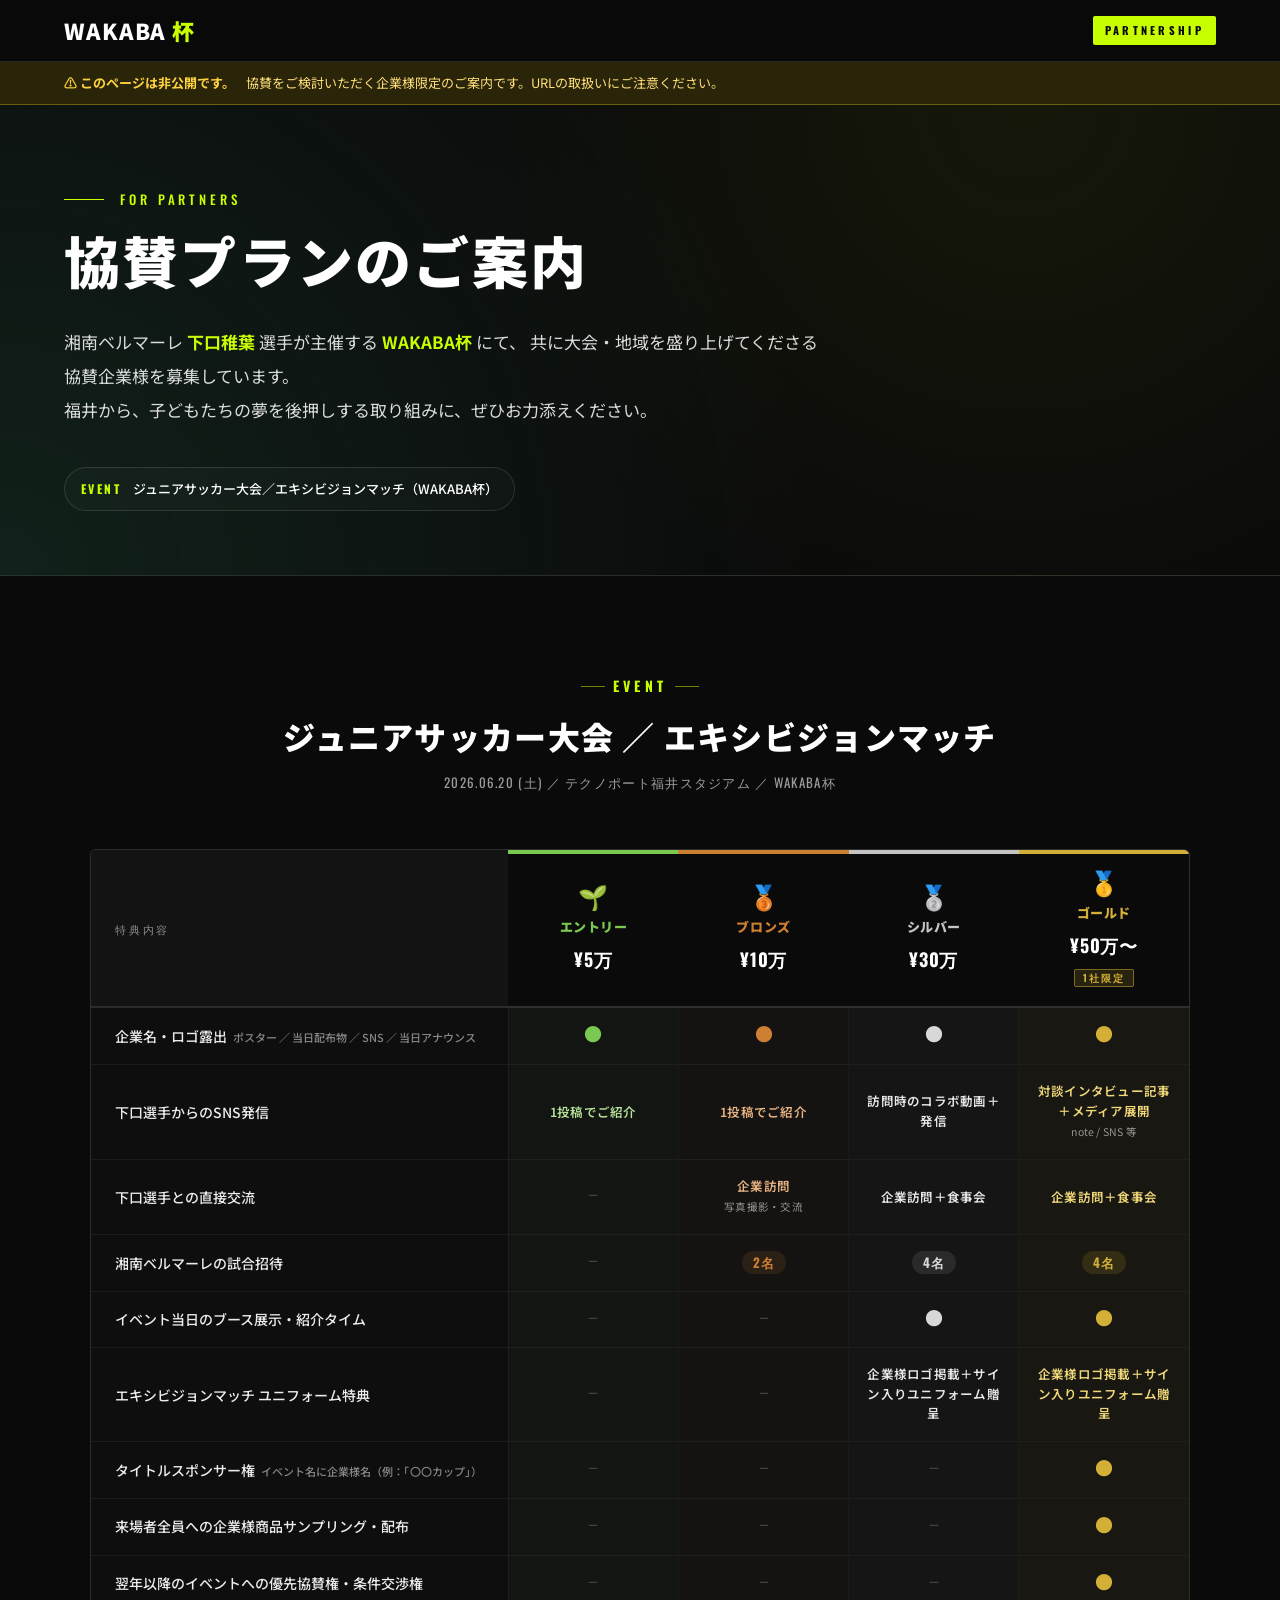
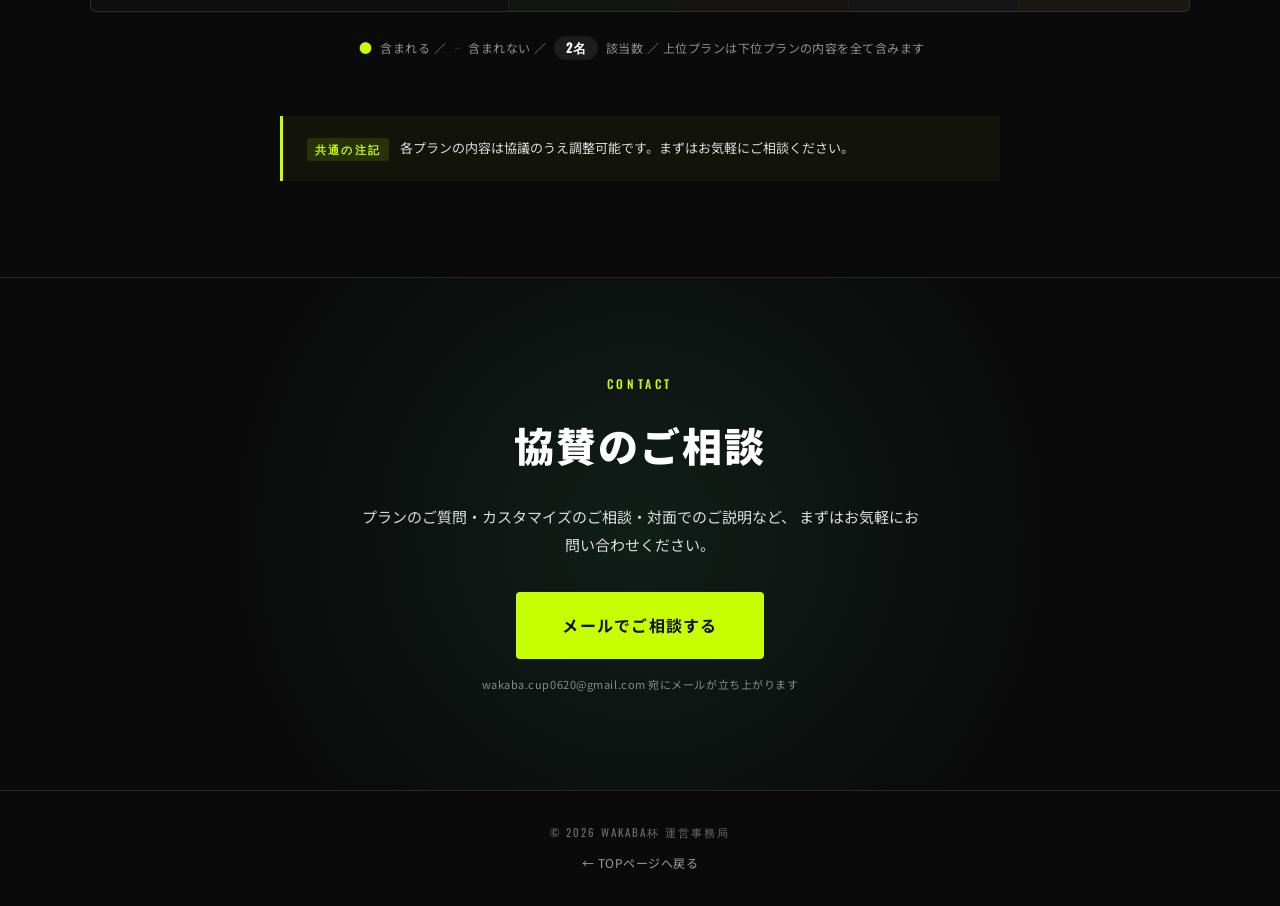
<file: cup/sponsorship.html>
<!DOCTYPE html>
<html lang="ja">

<head>
  <meta charset="UTF-8">
  <meta name="viewport" content="width=device-width, initial-scale=1.0">
  <meta name="robots" content="noindex, nofollow, noarchive">
  <meta name="referrer" content="no-referrer">
  <title>協賛プランのご案内 ｜ WAKABA杯</title>
  <link rel="preconnect" href="https://fonts.googleapis.com">
  <link rel="preconnect" href="https://fonts.gstatic.com" crossorigin>
  <link
    href="https://fonts.googleapis.com/css2?family=Noto+Sans+JP:wght@400;500;700;900&family=Oswald:wght@500;700&display=swap"
    rel="stylesheet">
  <link rel="stylesheet" href="css/style.css?v=20260617">
  <link rel="stylesheet" href="css/sponsorship.css">
</head>

<body class="sp-body">

  <!-- ===== Minimal header ===== -->
  <header class="sp-header">
    <div class="container sp-header-inner">
      <a href="index.html" class="nav-logo">
        <span class="nav-logo-en">WAKABA</span>
        <span class="nav-logo-jp">杯</span>
      </a>
      <span class="sp-header-tag">PARTNERSHIP</span>
    </div>
  </header>

  <!-- ===== Privacy notice ===== -->
  <div class="sp-warning">
    <div class="container">
      <strong>⚠ このページは非公開です。</strong>
      協賛をご検討いただく企業様限定のご案内です。URLの取扱いにご注意ください。
    </div>
  </div>

  <!-- ===== Hero ===== -->
  <section class="sp-hero">
    <div class="container">
      <p class="sp-hero-eyebrow">FOR PARTNERS</p>
      <h1 class="sp-hero-title">協賛プランのご案内</h1>
      <p class="sp-hero-lead">
        湘南ベルマーレ <strong>下口稚葉</strong> 選手が主催する <strong>WAKABA杯</strong> にて、
        共に大会・地域を盛り上げてくださる協賛企業様を募集しています。<br>
        福井から、子どもたちの夢を後押しする取り組みに、ぜひお力添えください。
      </p>
      <ul class="sp-hero-events">
        <li>
          <span class="sp-hero-event-num">EVENT</span>
          <span class="sp-hero-event-name">ジュニアサッカー大会／エキシビジョンマッチ（WAKABA杯）</span>
        </li>
      </ul>
    </div>
  </section>

  <!-- ===== EVENT 1 ===== -->
  <section class="sp-event-section sp-event-1">
    <div class="container">
      <div class="sp-event-header">
        <span class="sp-event-num">EVENT</span>
        <h2 class="sp-event-title">ジュニアサッカー大会 ／ エキシビジョンマッチ</h2>
        <p class="sp-event-meta">2026.06.20 (土) ／ テクノポート福井スタジアム ／ WAKABA杯</p>
      </div>

      <p class="sp-matrix-hint">
        <span class="sp-matrix-hint-icon" aria-hidden="true">←→</span>
        スマホでは横スクロールで他のプランも比較できます
      </p>

      <div class="sp-matrix-wrap">
        <table class="sp-matrix">
          <thead>
            <tr>
              <th class="sp-matrix-perk-col">特典内容</th>
              <th class="sp-matrix-th sp-matrix-th-entry">
                <span class="sp-matrix-th-icon">🌱</span>
                <span class="sp-matrix-th-name">エントリー</span>
                <span class="sp-matrix-th-price">¥5万</span>
              </th>
              <th class="sp-matrix-th sp-matrix-th-bronze">
                <span class="sp-matrix-th-icon">🥉</span>
                <span class="sp-matrix-th-name">ブロンズ</span>
                <span class="sp-matrix-th-price">¥10万</span>
              </th>
              <th class="sp-matrix-th sp-matrix-th-silver">
                <span class="sp-matrix-th-icon">🥈</span>
                <span class="sp-matrix-th-name">シルバー</span>
                <span class="sp-matrix-th-price">¥30万</span>
              </th>
              <th class="sp-matrix-th sp-matrix-th-gold">
                <span class="sp-matrix-th-icon">🥇</span>
                <span class="sp-matrix-th-name">ゴールド</span>
                <span class="sp-matrix-th-price">¥50万〜</span>
                <span class="sp-matrix-th-limit">1社限定</span>
              </th>
            </tr>
          </thead>
          <tbody>
            <tr>
              <td class="sp-matrix-perk">企業名・ロゴ露出<span class="sp-matrix-note">ポスター ／ 当日配布物 ／ SNS ／ 当日アナウンス</span></td>
              <td class="sp-matrix-cell" data-tier="entry"><span class="sp-yes">●</span></td>
              <td class="sp-matrix-cell" data-tier="bronze"><span class="sp-yes">●</span></td>
              <td class="sp-matrix-cell" data-tier="silver"><span class="sp-yes">●</span></td>
              <td class="sp-matrix-cell" data-tier="gold"><span class="sp-yes">●</span></td>
            </tr>
            <tr>
              <td class="sp-matrix-perk">下口選手からのSNS発信</td>
              <td class="sp-matrix-cell" data-tier="entry"><span class="sp-feat">1投稿でご紹介</span></td>
              <td class="sp-matrix-cell" data-tier="bronze"><span class="sp-feat">1投稿でご紹介</span></td>
              <td class="sp-matrix-cell" data-tier="silver"><span class="sp-feat">訪問時のコラボ動画＋発信</span></td>
              <td class="sp-matrix-cell" data-tier="gold"><span class="sp-feat">対談インタビュー記事＋メディア展開<small>note / SNS 等</small></span></td>
            </tr>
            <tr>
              <td class="sp-matrix-perk">下口選手との直接交流</td>
              <td class="sp-matrix-cell" data-tier="entry"><span class="sp-no">−</span></td>
              <td class="sp-matrix-cell" data-tier="bronze"><span class="sp-feat">企業訪問<small>写真撮影・交流</small></span></td>
              <td class="sp-matrix-cell" data-tier="silver"><span class="sp-feat">企業訪問＋食事会</span></td>
              <td class="sp-matrix-cell" data-tier="gold"><span class="sp-feat">企業訪問＋食事会</span></td>
            </tr>
            <tr>
              <td class="sp-matrix-perk">湘南ベルマーレの試合招待</td>
              <td class="sp-matrix-cell" data-tier="entry"><span class="sp-no">−</span></td>
              <td class="sp-matrix-cell" data-tier="bronze"><span class="sp-qty">2名</span></td>
              <td class="sp-matrix-cell" data-tier="silver"><span class="sp-qty">4名</span></td>
              <td class="sp-matrix-cell" data-tier="gold"><span class="sp-qty">4名</span></td>
            </tr>
            <tr>
              <td class="sp-matrix-perk">イベント当日のブース展示・紹介タイム</td>
              <td class="sp-matrix-cell" data-tier="entry"><span class="sp-no">−</span></td>
              <td class="sp-matrix-cell" data-tier="bronze"><span class="sp-no">−</span></td>
              <td class="sp-matrix-cell" data-tier="silver"><span class="sp-yes">●</span></td>
              <td class="sp-matrix-cell" data-tier="gold"><span class="sp-yes">●</span></td>
            </tr>
            <tr>
              <td class="sp-matrix-perk">エキシビジョンマッチ ユニフォーム特典</td>
              <td class="sp-matrix-cell" data-tier="entry"><span class="sp-no">−</span></td>
              <td class="sp-matrix-cell" data-tier="bronze"><span class="sp-no">−</span></td>
              <td class="sp-matrix-cell" data-tier="silver"><span class="sp-feat">企業様ロゴ掲載＋サイン入りユニフォーム贈呈</span></td>
              <td class="sp-matrix-cell" data-tier="gold"><span class="sp-feat">企業様ロゴ掲載＋サイン入りユニフォーム贈呈</span></td>
            </tr>
            <tr>
              <td class="sp-matrix-perk">タイトルスポンサー権<span class="sp-matrix-note">イベント名に企業様名（例：「〇〇カップ」）</span></td>
              <td class="sp-matrix-cell" data-tier="entry"><span class="sp-no">−</span></td>
              <td class="sp-matrix-cell" data-tier="bronze"><span class="sp-no">−</span></td>
              <td class="sp-matrix-cell" data-tier="silver"><span class="sp-no">−</span></td>
              <td class="sp-matrix-cell" data-tier="gold"><span class="sp-yes">●</span></td>
            </tr>
            <tr>
              <td class="sp-matrix-perk">来場者全員への企業様商品サンプリング・配布</td>
              <td class="sp-matrix-cell" data-tier="entry"><span class="sp-no">−</span></td>
              <td class="sp-matrix-cell" data-tier="bronze"><span class="sp-no">−</span></td>
              <td class="sp-matrix-cell" data-tier="silver"><span class="sp-no">−</span></td>
              <td class="sp-matrix-cell" data-tier="gold"><span class="sp-yes">●</span></td>
            </tr>
            <tr>
              <td class="sp-matrix-perk">翌年以降のイベントへの優先協賛権・条件交渉権</td>
              <td class="sp-matrix-cell" data-tier="entry"><span class="sp-no">−</span></td>
              <td class="sp-matrix-cell" data-tier="bronze"><span class="sp-no">−</span></td>
              <td class="sp-matrix-cell" data-tier="silver"><span class="sp-no">−</span></td>
              <td class="sp-matrix-cell" data-tier="gold"><span class="sp-yes">●</span></td>
            </tr>
          </tbody>
        </table>
      </div>

      <p class="sp-matrix-legend">
        <span class="sp-yes">●</span> 含まれる ／ <span class="sp-no">−</span> 含まれない ／ <span class="sp-qty">2名</span> 該当数 ／ 上位プランは下位プランの内容を全て含みます
      </p>

      <p class="sp-common-note">
        <strong>共通の注記</strong>
        各プランの内容は協議のうえ調整可能です。まずはお気軽にご相談ください。
      </p>
    </div>
  </section>

  <!-- ===== CTA ===== -->
  <section class="sp-cta-section">
    <div class="container">
      <p class="sp-cta-eyebrow">CONTACT</p>
      <h2 class="sp-cta-title">協賛のご相談</h2>
      <p class="sp-cta-text">
        プランのご質問・カスタマイズのご相談・対面でのご説明など、
        まずはお気軽にお問い合わせください。
      </p>
      <a href="mailto:wakaba.cup0620@gmail.com?subject=%E3%80%90WAKABA%E6%9D%AF%E3%80%91%E5%8D%94%E8%B3%9B%E3%81%AE%E3%81%94%E7%9B%B8%E8%AB%87"
        class="btn btn-primary btn-lg">
        メールでご相談する
      </a>
      <p class="sp-cta-note">wakaba.cup0620@gmail.com 宛にメールが立ち上がります</p>
    </div>
  </section>

  <!-- ===== Footer ===== -->
  <footer class="sp-footer">
    <div class="container">
      <p>© 2026 WAKABA杯 運営事務局</p>
      <p class="sp-footer-back"><a href="index.html">← TOPページへ戻る</a></p>
    </div>
  </footer>

</body>

</html>
</file>
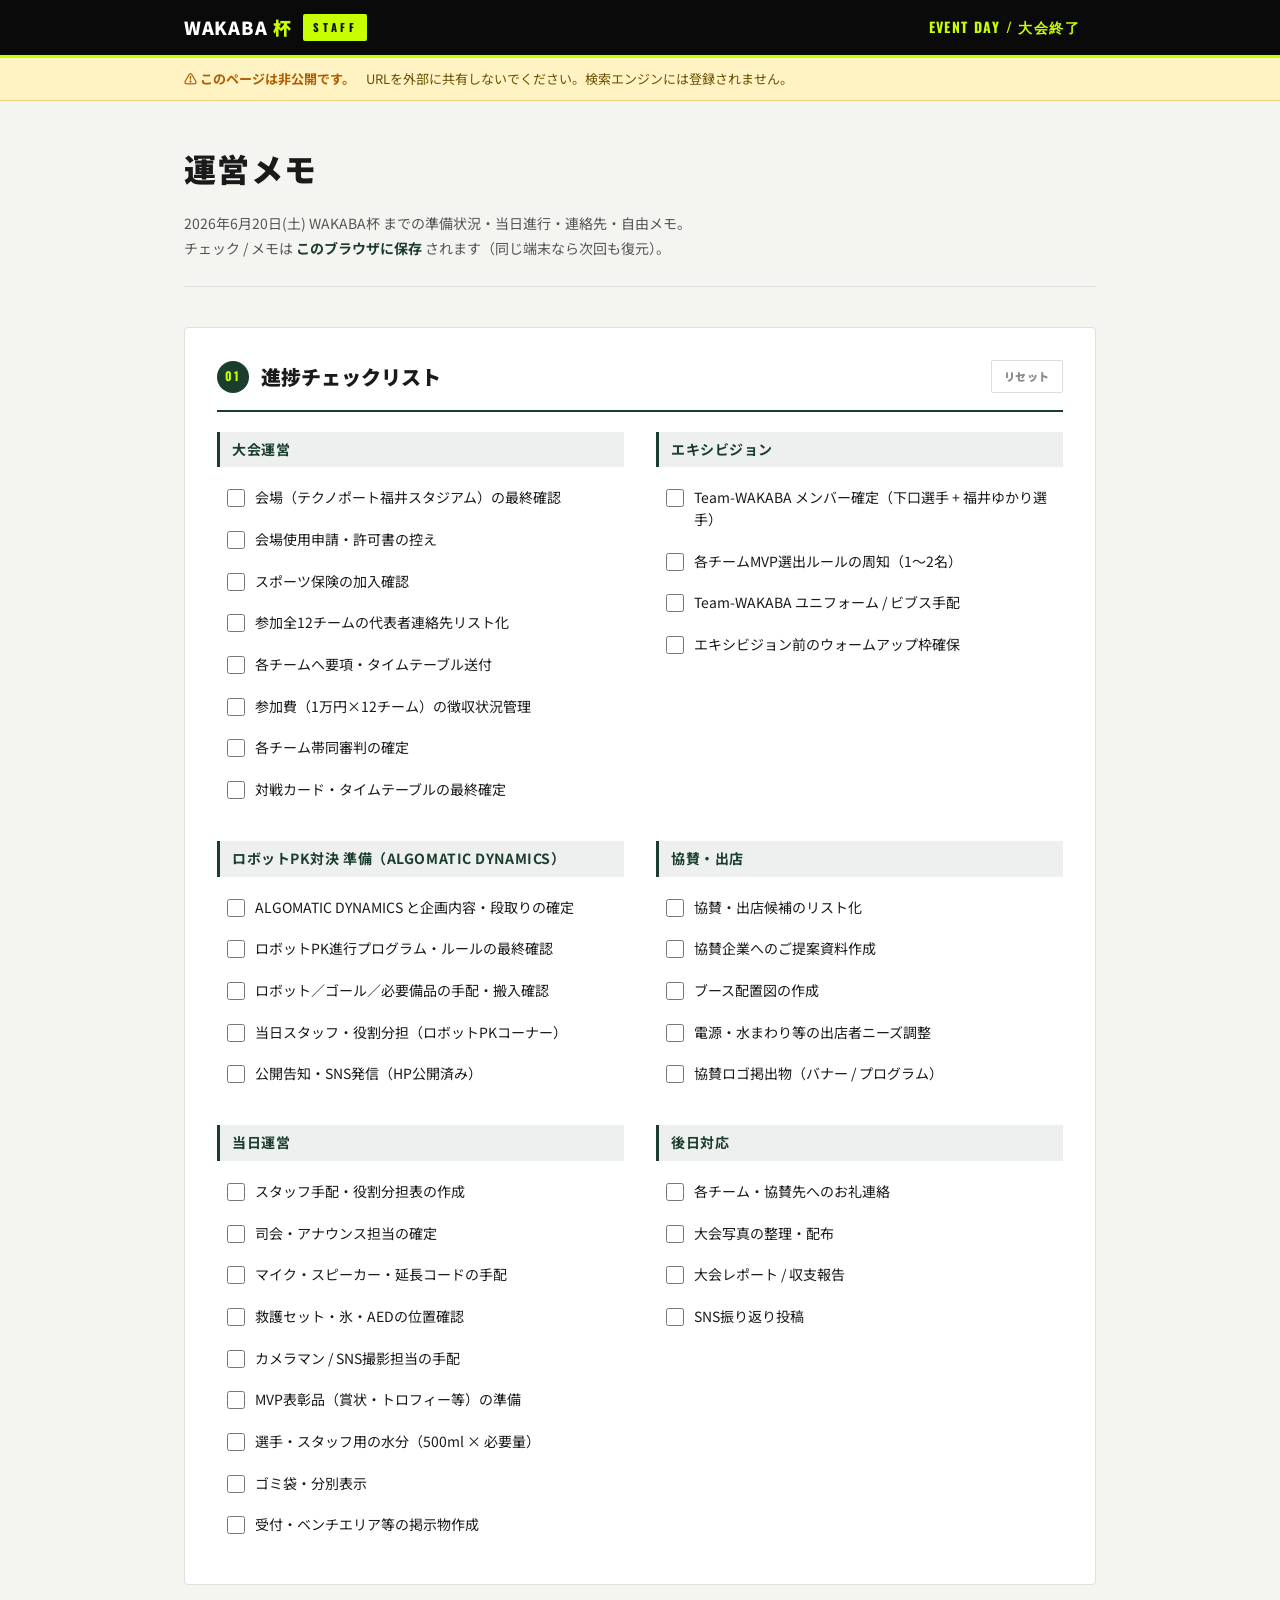
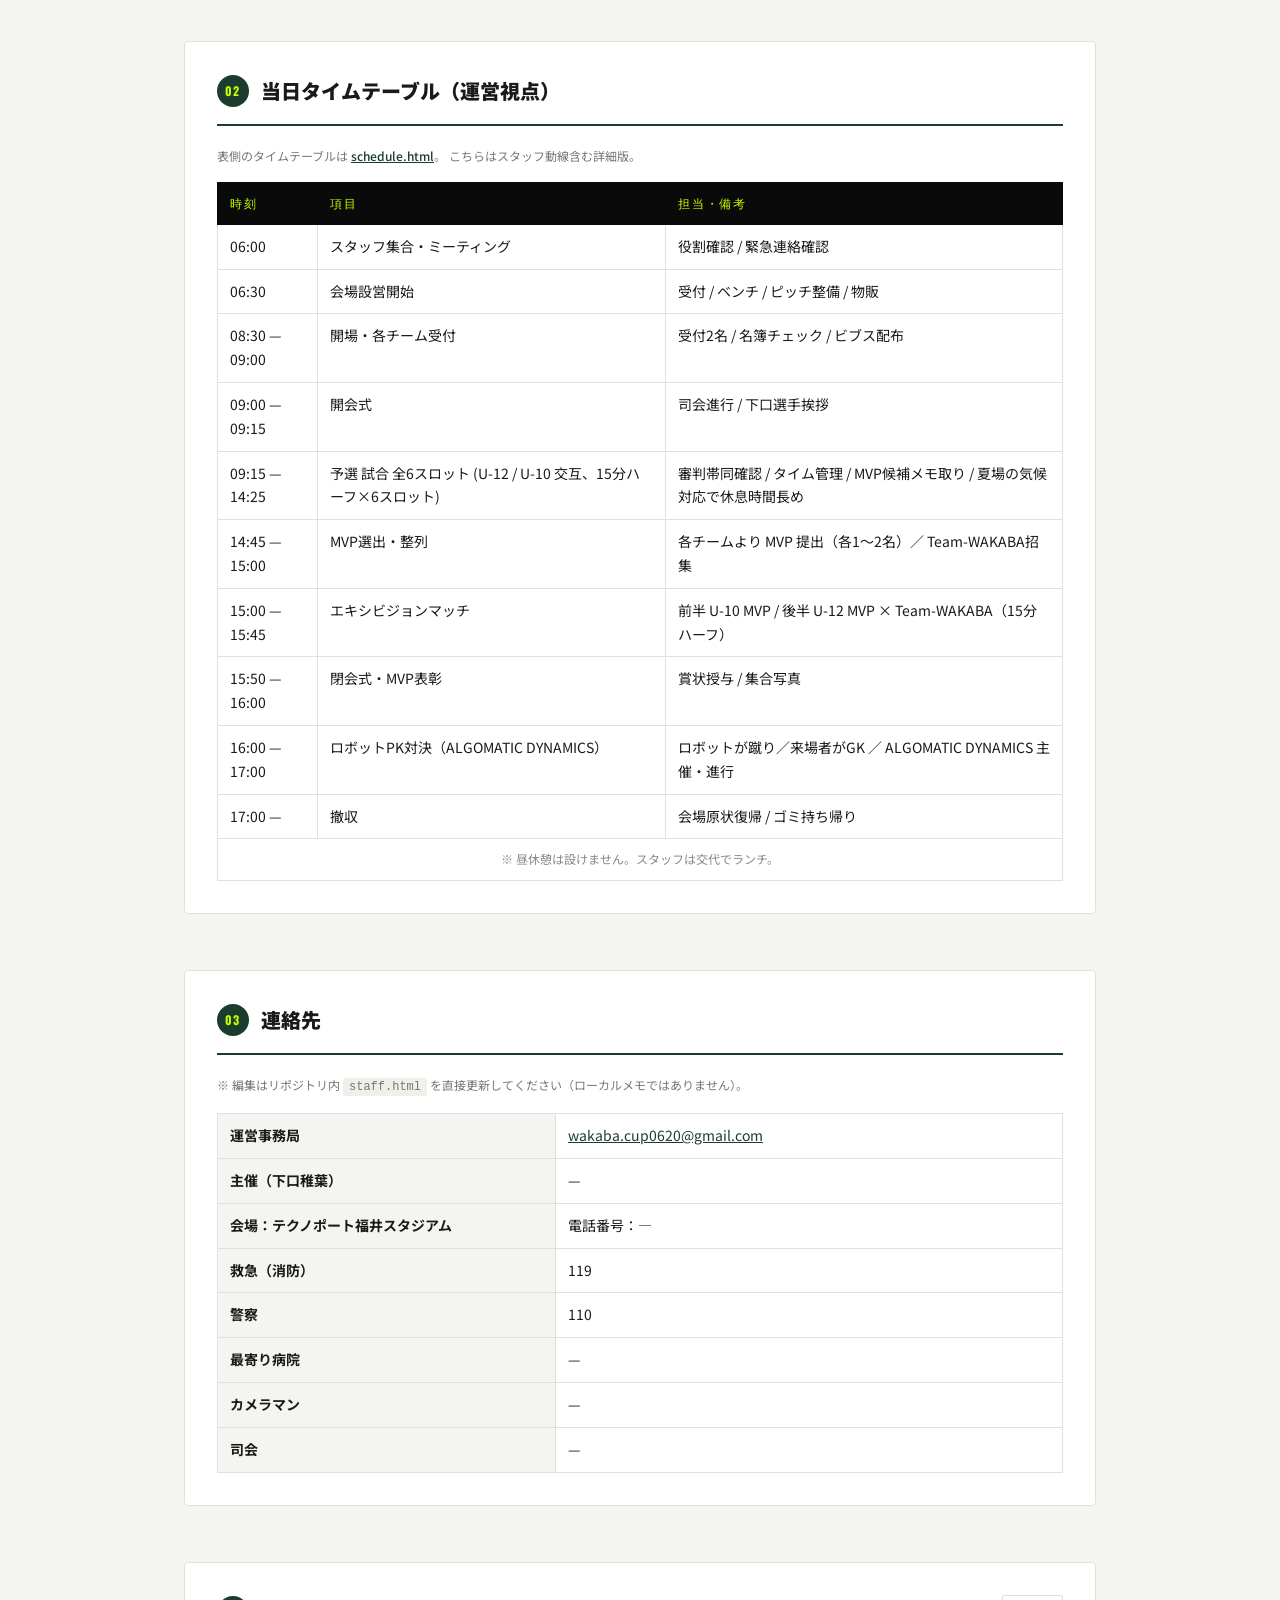
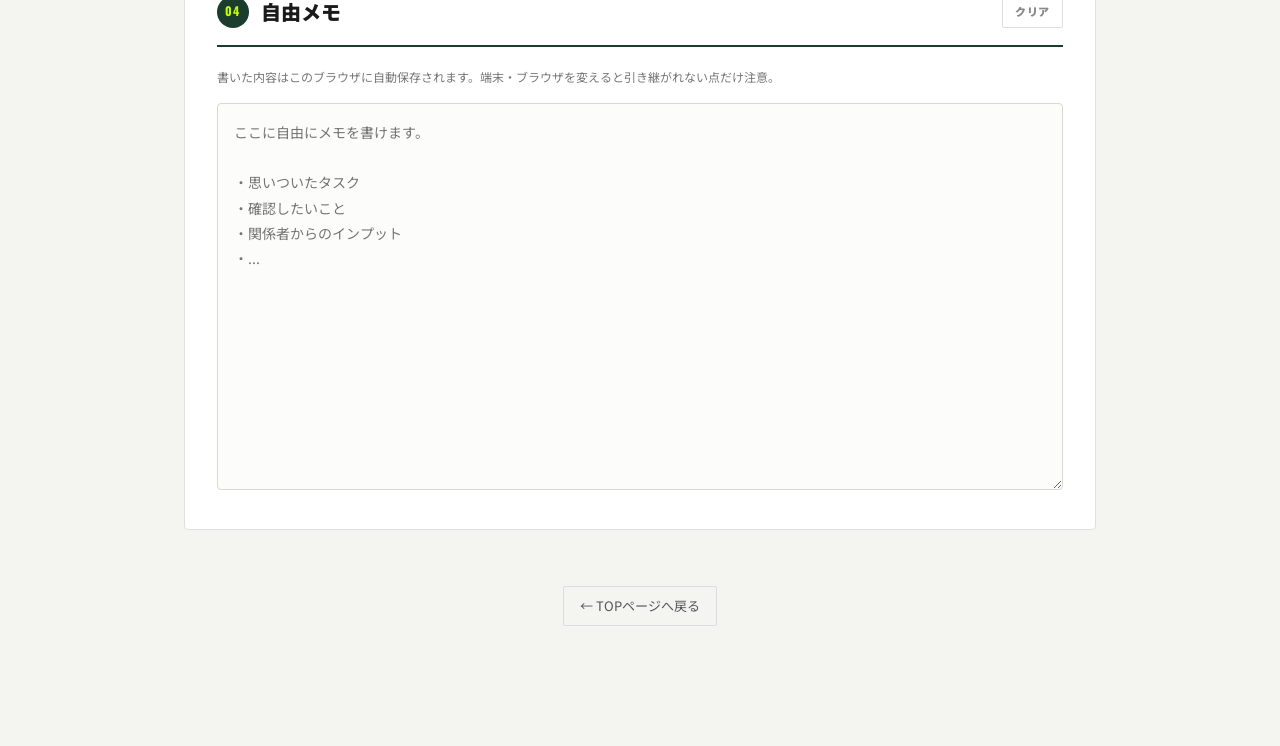
<file: cup/staff.html>
<!DOCTYPE html>
<html lang="ja">

<head>
  <meta charset="UTF-8">
  <meta name="viewport" content="width=device-width, initial-scale=1.0">
  <meta name="robots" content="noindex, nofollow, noarchive">
  <meta name="referrer" content="no-referrer">
  <title>STAFF ｜ WAKABA杯 運営ページ</title>
  <link rel="preconnect" href="https://fonts.googleapis.com">
  <link rel="preconnect" href="https://fonts.gstatic.com" crossorigin>
  <link
    href="https://fonts.googleapis.com/css2?family=Noto+Sans+JP:wght@400;500;700;900&family=Oswald:wght@500;700&display=swap"
    rel="stylesheet">
  <link rel="stylesheet" href="css/style.css?v=20260617">
  <link rel="stylesheet" href="css/staff.css">
</head>

<body class="staff-body">

  <header class="staff-header">
    <div class="staff-container">
      <div class="staff-brand">
        <a href="index.html" class="staff-brand-logo">
          <span class="nav-logo-en">WAKABA</span>
          <span class="nav-logo-jp">杯</span>
        </a>
        <span class="staff-brand-tag">STAFF</span>
      </div>
      <div class="staff-header-meta">
        <span class="staff-countdown" id="staff-countdown">— days to go</span>
        <span class="staff-saved" id="staff-saved" aria-live="polite"></span>
      </div>
    </div>
  </header>

  <div class="staff-warning">
    <div class="staff-container">
      <strong>⚠ このページは非公開です。</strong>
      URLを外部に共有しないでください。検索エンジンには登録されません。
    </div>
  </div>

  <main class="staff-main">
    <div class="staff-container">

      <h1 class="staff-title">運営メモ</h1>
      <p class="staff-lead">
        2026年6月20日(土) WAKABA杯 までの準備状況・当日進行・連絡先・自由メモ。<br>
        チェック / メモは <strong>このブラウザに保存</strong> されます（同じ端末なら次回も復元）。
      </p>

      <!-- ===== 進捗チェックリスト ===== -->
      <section class="staff-section">
        <h2 class="staff-h2">
          <span class="staff-h2-num">01</span>
          進捗チェックリスト
          <button type="button" class="staff-reset-btn" data-reset-checks>リセット</button>
        </h2>

        <div class="staff-checks">

          <div class="staff-check-group">
            <h3 class="staff-h3">大会運営</h3>
            <ul class="check-list">
              <li><label><input type="checkbox" data-check="venue-confirm"><span>会場（テクノポート福井スタジアム）の最終確認</span></label></li>
              <li><label><input type="checkbox" data-check="permit"><span>会場使用申請・許可書の控え</span></label></li>
              <li><label><input type="checkbox" data-check="insurance"><span>スポーツ保険の加入確認</span></label></li>
              <li><label><input type="checkbox" data-check="teams-contact"><span>参加全12チームの代表者連絡先リスト化</span></label></li>
              <li><label><input type="checkbox" data-check="teams-info"><span>各チームへ要項・タイムテーブル送付</span></label></li>
              <li><label><input type="checkbox" data-check="entry-fee"><span>参加費（1万円×12チーム）の徴収状況管理</span></label></li>
              <li><label><input type="checkbox" data-check="referee"><span>各チーム帯同審判の確定</span></label></li>
              <li><label><input type="checkbox" data-check="schedule-final"><span>対戦カード・タイムテーブルの最終確定</span></label></li>
            </ul>
          </div>

          <div class="staff-check-group">
            <h3 class="staff-h3">エキシビジョン</h3>
            <ul class="check-list">
              <li><label><input type="checkbox" data-check="ex-team-wakaba"><span>Team-WAKABA メンバー確定（下口選手 + 福井ゆかり選手）</span></label></li>
              <li><label><input type="checkbox" data-check="ex-mvp-rule"><span>各チームMVP選出ルールの周知（1〜2名）</span></label></li>
              <li><label><input type="checkbox" data-check="ex-uniform"><span>Team-WAKABA ユニフォーム / ビブス手配</span></label></li>
              <li><label><input type="checkbox" data-check="ex-warmup"><span>エキシビジョン前のウォームアップ枠確保</span></label></li>
            </ul>
          </div>

          <div class="staff-check-group">
            <h3 class="staff-h3">ロボットPK対決 準備（ALGOMATIC DYNAMICS）</h3>
            <ul class="check-list">
              <li><label><input type="checkbox" data-check="nx-concept"><span>ALGOMATIC DYNAMICS と企画内容・段取りの確定</span></label></li>
              <li><label><input type="checkbox" data-check="nx-content"><span>ロボットPK進行プログラム・ルールの最終確認</span></label></li>
              <li><label><input type="checkbox" data-check="nx-equipment"><span>ロボット／ゴール／必要備品の手配・搬入確認</span></label></li>
              <li><label><input type="checkbox" data-check="nx-staff"><span>当日スタッフ・役割分担（ロボットPKコーナー）</span></label></li>
              <li><label><input type="checkbox" data-check="nx-announce"><span>公開告知・SNS発信（HP公開済み）</span></label></li>
            </ul>
          </div>

          <div class="staff-check-group">
            <h3 class="staff-h3">協賛・出店</h3>
            <ul class="check-list">
              <li><label><input type="checkbox" data-check="sp-list"><span>協賛・出店候補のリスト化</span></label></li>
              <li><label><input type="checkbox" data-check="sp-pitch"><span>協賛企業へのご提案資料作成</span></label></li>
              <li><label><input type="checkbox" data-check="sp-booth-layout"><span>ブース配置図の作成</span></label></li>
              <li><label><input type="checkbox" data-check="sp-electricity"><span>電源・水まわり等の出店者ニーズ調整</span></label></li>
              <li><label><input type="checkbox" data-check="sp-banner"><span>協賛ロゴ掲出物（バナー / プログラム）</span></label></li>
            </ul>
          </div>

          <div class="staff-check-group">
            <h3 class="staff-h3">当日運営</h3>
            <ul class="check-list">
              <li><label><input type="checkbox" data-check="day-staff"><span>スタッフ手配・役割分担表の作成</span></label></li>
              <li><label><input type="checkbox" data-check="day-mc"><span>司会・アナウンス担当の確定</span></label></li>
              <li><label><input type="checkbox" data-check="day-mic"><span>マイク・スピーカー・延長コードの手配</span></label></li>
              <li><label><input type="checkbox" data-check="day-medical"><span>救護セット・氷・AEDの位置確認</span></label></li>
              <li><label><input type="checkbox" data-check="day-photo"><span>カメラマン / SNS撮影担当の手配</span></label></li>
              <li><label><input type="checkbox" data-check="day-mvp"><span>MVP表彰品（賞状・トロフィー等）の準備</span></label></li>
              <li><label><input type="checkbox" data-check="day-water"><span>選手・スタッフ用の水分（500ml × 必要量）</span></label></li>
              <li><label><input type="checkbox" data-check="day-trash"><span>ゴミ袋・分別表示</span></label></li>
              <li><label><input type="checkbox" data-check="day-signage"><span>受付・ベンチエリア等の掲示物作成</span></label></li>
            </ul>
          </div>

          <div class="staff-check-group">
            <h3 class="staff-h3">後日対応</h3>
            <ul class="check-list">
              <li><label><input type="checkbox" data-check="post-thanks"><span>各チーム・協賛先へのお礼連絡</span></label></li>
              <li><label><input type="checkbox" data-check="post-photos"><span>大会写真の整理・配布</span></label></li>
              <li><label><input type="checkbox" data-check="post-report"><span>大会レポート / 収支報告</span></label></li>
              <li><label><input type="checkbox" data-check="post-sns"><span>SNS振り返り投稿</span></label></li>
            </ul>
          </div>

        </div>
      </section>

      <!-- ===== 当日タイムテーブル ===== -->
      <section class="staff-section">
        <h2 class="staff-h2">
          <span class="staff-h2-num">02</span>
          当日タイムテーブル（運営視点）
        </h2>
        <p class="staff-section-note">
          表側のタイムテーブルは <a href="schedule.html" target="_blank" rel="noopener">schedule.html</a>。
          こちらはスタッフ動線含む詳細版。
        </p>
        <table class="staff-table">
          <thead>
            <tr><th>時刻</th><th>項目</th><th>担当・備考</th></tr>
          </thead>
          <tbody>
            <tr><td>06:00</td><td>スタッフ集合・ミーティング</td><td>役割確認 / 緊急連絡確認</td></tr>
            <tr><td>06:30</td><td>会場設営開始</td><td>受付 / ベンチ / ピッチ整備 / 物販</td></tr>
            <tr><td>08:30 — 09:00</td><td>開場・各チーム受付</td><td>受付2名 / 名簿チェック / ビブス配布</td></tr>
            <tr><td>09:00 — 09:15</td><td>開会式</td><td>司会進行 / 下口選手挨拶</td></tr>
            <tr><td>09:15 — 14:25</td><td>予選 試合 全6スロット (U-12 / U-10 交互、15分ハーフ×6スロット)</td><td>審判帯同確認 / タイム管理 / MVP候補メモ取り / 夏場の気候対応で休息時間長め</td></tr>
            <tr><td>14:45 — 15:00</td><td>MVP選出・整列</td><td>各チームより MVP 提出（各1〜2名）／ Team-WAKABA招集</td></tr>
            <tr><td>15:00 — 15:45</td><td>エキシビジョンマッチ</td><td>前半 U-10 MVP / 後半 U-12 MVP × Team-WAKABA（15分ハーフ）</td></tr>
            <tr><td>15:50 — 16:00</td><td>閉会式・MVP表彰</td><td>賞状授与 / 集合写真</td></tr>
            <tr><td>16:00 — 17:00</td><td>ロボットPK対決（ALGOMATIC DYNAMICS）</td><td>ロボットが蹴り／来場者がGK ／ ALGOMATIC DYNAMICS 主催・進行</td></tr>
            <tr><td>17:00 —</td><td>撤収</td><td>会場原状復帰 / ゴミ持ち帰り</td></tr>
            <tr><td colspan="3" style="text-align:center; color:#888; font-size:12px;">※ 昼休憩は設けません。スタッフは交代でランチ。</td></tr>
          </tbody>
        </table>
      </section>

      <!-- ===== 連絡先 ===== -->
      <section class="staff-section">
        <h2 class="staff-h2">
          <span class="staff-h2-num">03</span>
          連絡先
        </h2>
        <p class="staff-section-note">
          ※ 編集はリポジトリ内 <code>staff.html</code> を直接更新してください（ローカルメモではありません）。
        </p>
        <table class="staff-table">
          <tbody>
            <tr><th>運営事務局</th><td><a href="mailto:wakaba.cup0620@gmail.com">wakaba.cup0620@gmail.com</a></td></tr>
            <tr><th>主催（下口稚葉）</th><td>—</td></tr>
            <tr><th>会場：テクノポート福井スタジアム</th><td>電話番号：—</td></tr>
            <tr><th>救急（消防）</th><td>119</td></tr>
            <tr><th>警察</th><td>110</td></tr>
            <tr><th>最寄り病院</th><td>—</td></tr>
            <tr><th>カメラマン</th><td>—</td></tr>
            <tr><th>司会</th><td>—</td></tr>
          </tbody>
        </table>
      </section>

      <!-- ===== 自由メモ ===== -->
      <section class="staff-section">
        <h2 class="staff-h2">
          <span class="staff-h2-num">04</span>
          自由メモ
          <button type="button" class="staff-reset-btn" data-reset-memo>クリア</button>
        </h2>
        <p class="staff-section-note">
          書いた内容はこのブラウザに自動保存されます。端末・ブラウザを変えると引き継がれない点だけ注意。
        </p>
        <textarea id="staff-memo" data-memo="ops-memo" class="staff-memo" rows="14"
          placeholder="ここに自由にメモを書けます。&#10;&#10;・思いついたタスク&#10;・確認したいこと&#10;・関係者からのインプット&#10;・..."></textarea>
      </section>

      <p class="staff-foot">
        <a href="index.html" class="staff-back">← TOPページへ戻る</a>
      </p>

    </div>
  </main>

  <script src="js/staff.js"></script>
</body>

</html>
</file>
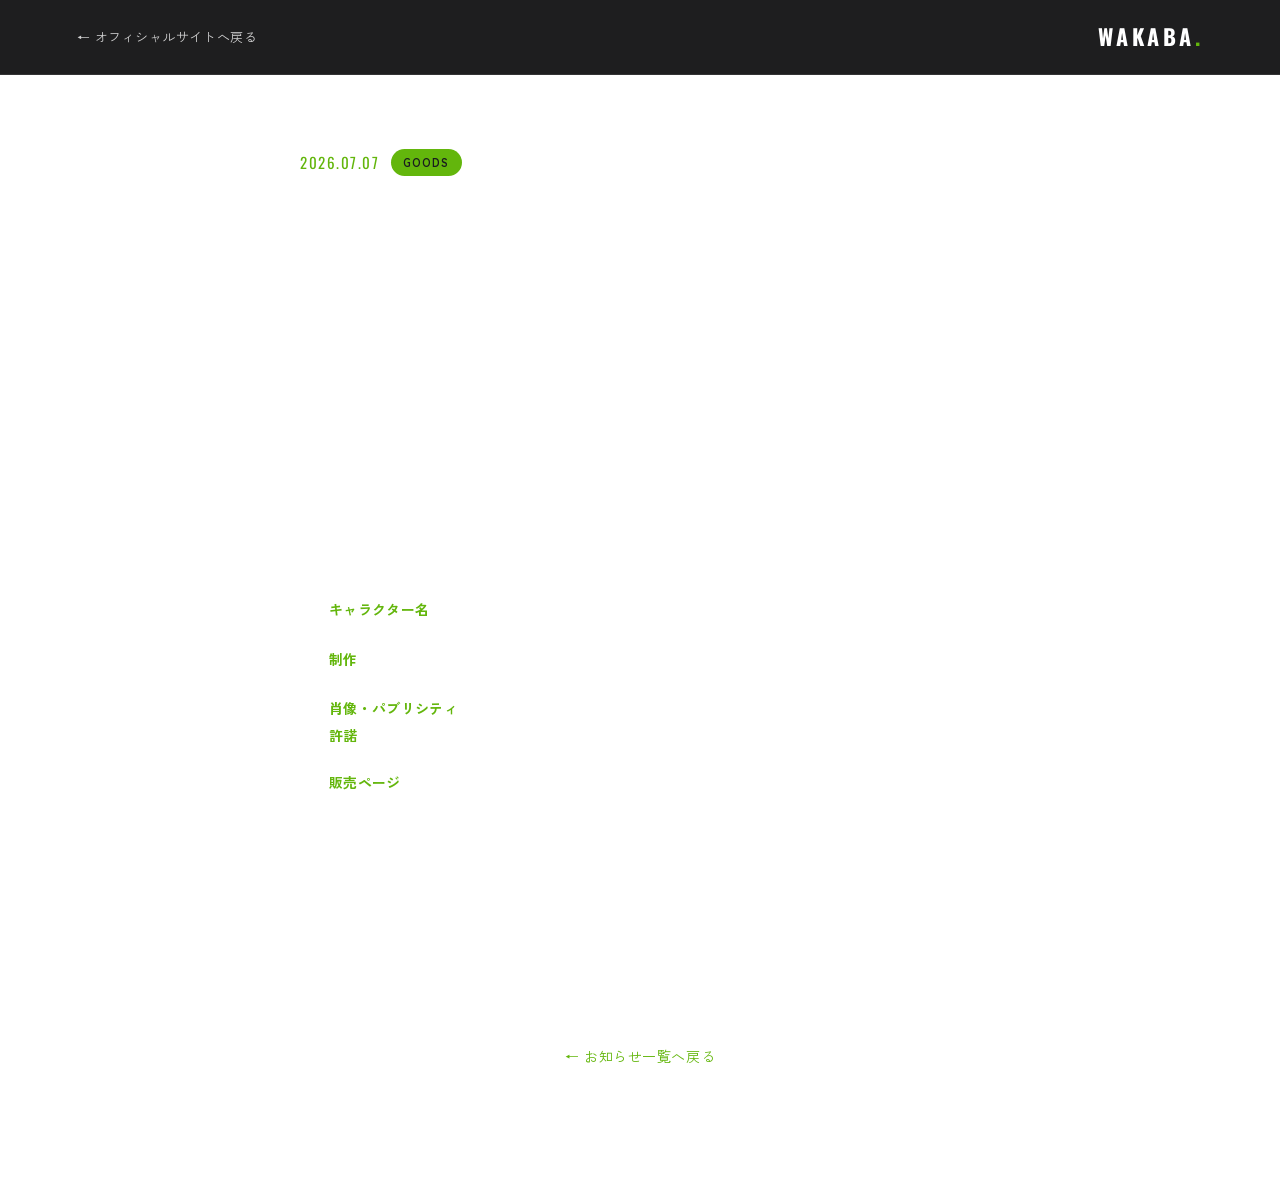
<file: news/line-stamp.html>
<!DOCTYPE html>
<html lang="ja">
<head>
  <meta charset="UTF-8" />
  <meta name="viewport" content="width=device-width, initial-scale=1.0" />
  <title>【公式】下口稚葉 LINEスタンプ「しもちゃんスタンプ」制作・販売のお知らせ｜下口稚葉 オフィシャルサイト</title>
  <meta name="description" content="株式会社WAKABAは、下口稚葉本人の許諾のもと、下口稚葉をモデルとしたオリジナルキャラクター「しもちゃん」のLINEスタンプを制作・販売いたします。" />

  <link rel="preconnect" href="https://fonts.googleapis.com" />
  <link rel="preconnect" href="https://fonts.gstatic.com" crossorigin />
  <link href="https://fonts.googleapis.com/css2?family=Anton&family=Oswald:wght@500;600;700&family=Shippori+Mincho:wght@500;600;700&family=Zen+Kaku+Gothic+New:wght@400;500;700&display=swap" rel="stylesheet" />

  <!-- 本体サイトと同じスタイルを読み込み、このページ専用の追記をします -->
  <link rel="stylesheet" href="../style.css" />
  <style>
    .art-bar {
      position: sticky; top: 0; z-index: 50;
      display: flex; align-items: center; justify-content: space-between;
      padding: 16px clamp(24px, 6vw, 80px);
      background: rgba(6,6,7,.9); backdrop-filter: blur(8px);
      border-bottom: 1px solid rgba(255,255,255,.1);
    }
    .art-back { font-size: 13px; color: rgba(255,255,255,.8); letter-spacing: .04em; }
    .art-back:hover { color: var(--green); }
    .art-brand { font-family: "Oswald", sans-serif; font-weight: 700; font-size: 22px; letter-spacing: .16em; color: #fff; }
    .art-brand span { color: var(--green); }

    .art-wrap { max-width: 760px; margin: 0 auto; padding: 56px clamp(24px, 6vw, 40px) 90px; }
    .art-date { font-family: "Oswald", sans-serif; color: var(--green); letter-spacing: .1em; font-size: 15px; }
    .art-cat { display:inline-block; margin-left:12px; font-size:11px; font-weight:700; letter-spacing:.1em; color: var(--lime-ink); background: var(--green); padding:3px 12px; border-radius:999px; vertical-align:2px; }
    .art-title {
      font-size: clamp(24px, 4.2vw, 36px); font-weight: 800; line-height: 1.5;
      margin: 16px 0 32px; color: #fff;
    }
    .art-body p { color: rgba(255,255,255,.82); line-height: 2; margin: 0 0 22px; }
    .art-body .lead { font-size: 16px; }

    .art-detail {
      list-style: none; margin: 8px 0 30px; padding: 26px 28px;
      background: rgba(255,255,255,.05); border: 1px solid rgba(255,255,255,.12); border-radius: 14px;
    }
    .art-detail li { display: grid; grid-template-columns: 130px 1fr; gap: 14px; padding: 10px 0; border-bottom: 1px solid rgba(255,255,255,.1); }
    .art-detail li:last-child { border-bottom: 0; }
    .art-detail dt, .art-detail .k { color: var(--green); font-weight: 700; font-size: 14px; }
    .art-detail .v { color: #fff; font-size: 15px; }

    .art-sign { margin-top: 40px; text-align: right; color: rgba(255,255,255,.75); font-size: 15px; letter-spacing: .04em; }
    .art-sign b { color: #fff; }

    .art-foot { padding: 34px 0 0; border-top: 1px solid rgba(255,255,255,.1); text-align: center; margin-top: 40px; }
    .art-foot a { color: var(--green); font-size: 14px; letter-spacing: .04em; }
    .art-foot small { display: block; margin-top: 16px; color: rgba(255,255,255,.45); font-size: 12px; }

    @media (max-width: 560px) {
      .art-detail li { grid-template-columns: 1fr; gap: 4px; }
    }
  </style>
</head>
<body>

  <header class="art-bar">
    <a href="../index.html#news" class="art-back">← オフィシャルサイトへ戻る</a>
    <span class="art-brand">WAKABA<span>.</span></span>
  </header>

  <article class="art-wrap">
    <p><span class="art-date">2026.07.07</span><span class="art-cat">GOODS</span></p>
    <h1 class="art-title">【公式】下口稚葉 LINEスタンプ<br>「しもちゃんスタンプ」制作・販売のお知らせ</h1>

    <div class="art-body">
      <p class="lead">
        このたび株式会社WAKABAは、下口稚葉本人の許諾のもと、下口稚葉をモデルとしたオリジナルキャラクター「しもちゃん」のLINEスタンプを制作し、LINE STORE（LINE Creators Market）にて販売いたします。
      </p>
      <p>本スタンプは、下口稚葉本人が使用を許諾した公式スタンプです。</p>

      <ul class="art-detail">
        <li><span class="k">キャラクター名</span><span class="v">しもちゃん（下口稚葉モデル）</span></li>
        <li><span class="k">制作</span><span class="v">Minato＆Company合同会社</span></li>
        <li><span class="k">肖像・パブリシティ許諾</span><span class="v">下口稚葉 本人</span></li>
        <li><span class="k">販売ページ</span><span class="v">LINE STORE（準備中／公開後にリンクを掲載します）</span></li>
      </ul>

      <p>今後ともご声援のほどよろしくお願いいたします。</p>
    </div>

    <p class="art-sign">2026年7月7日　<b>株式会社WAKABA</b></p>

    <div class="art-foot">
      <a href="../index.html#news">← お知らせ一覧へ戻る</a>
      <small>© 2026 SHIMOGUCHI WAKABA / 株式会社WAKABA</small>
    </div>
  </article>

</body>
</html>
</file>
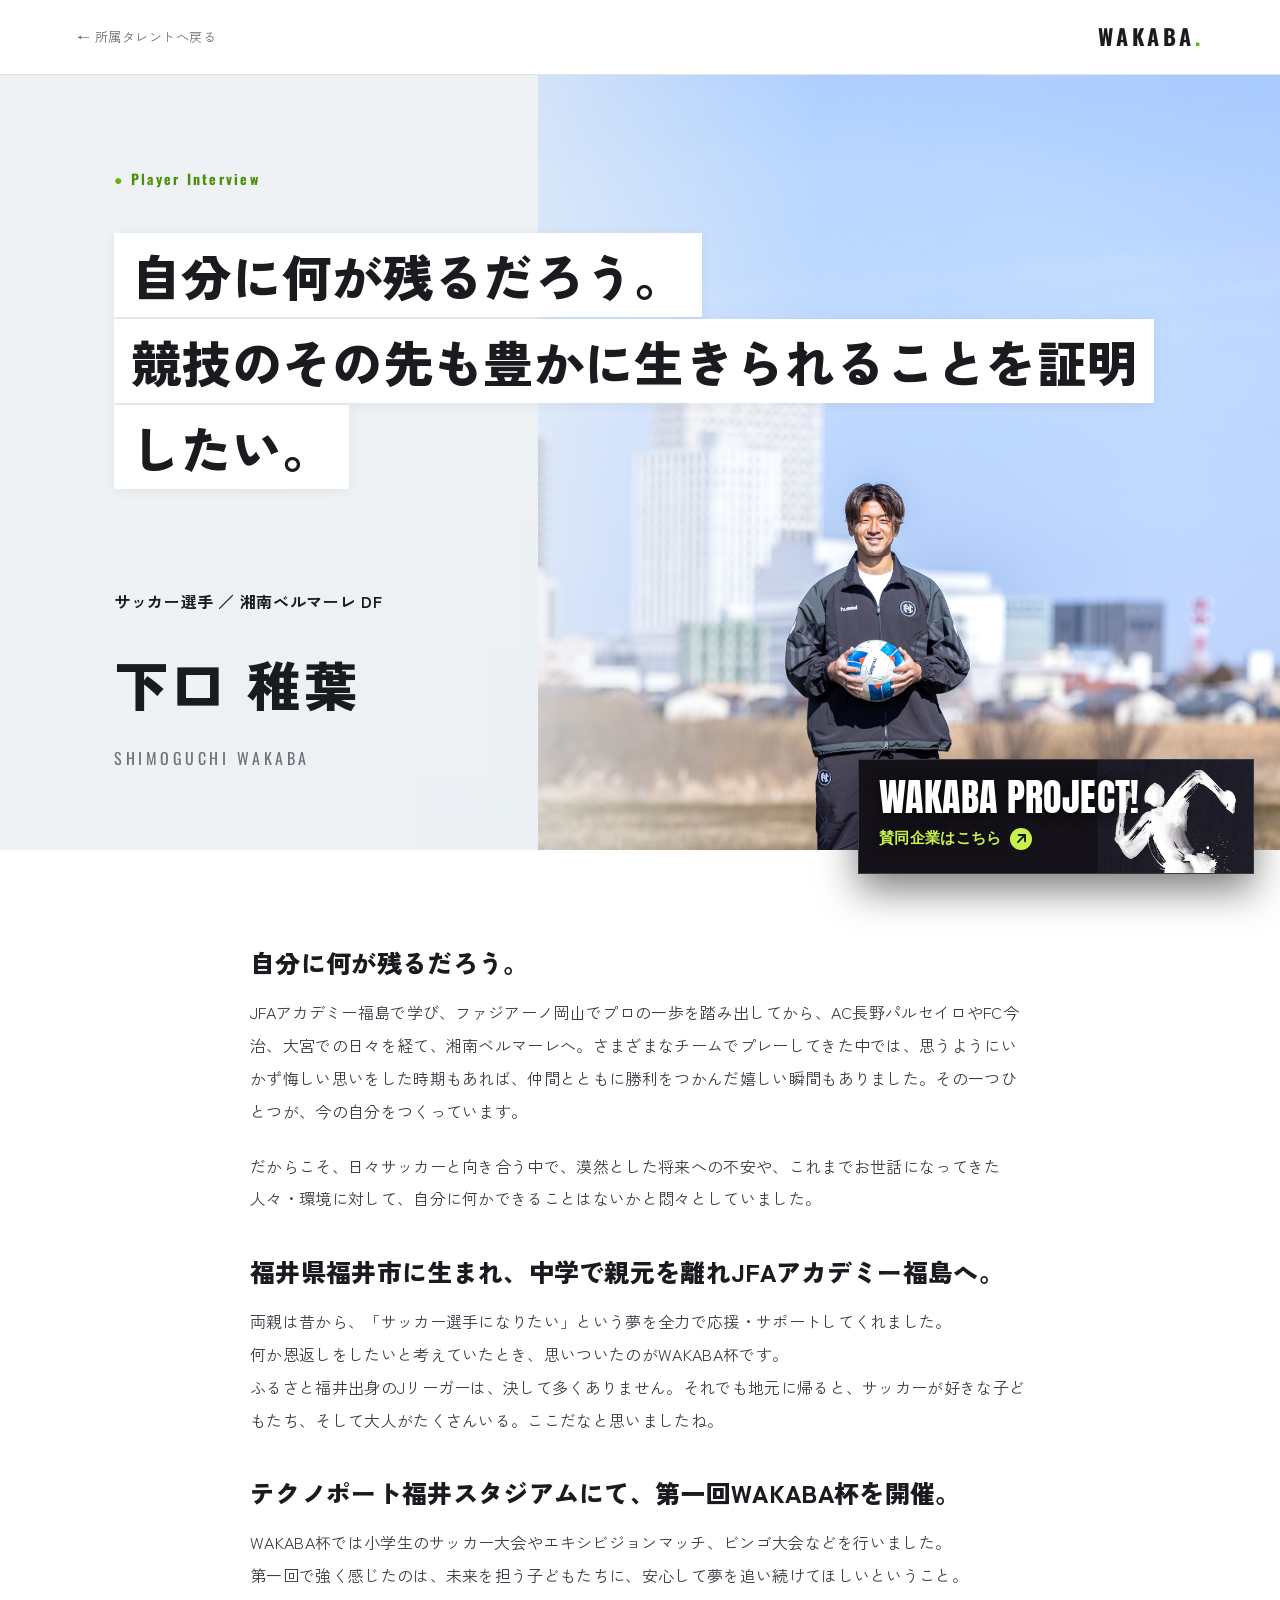
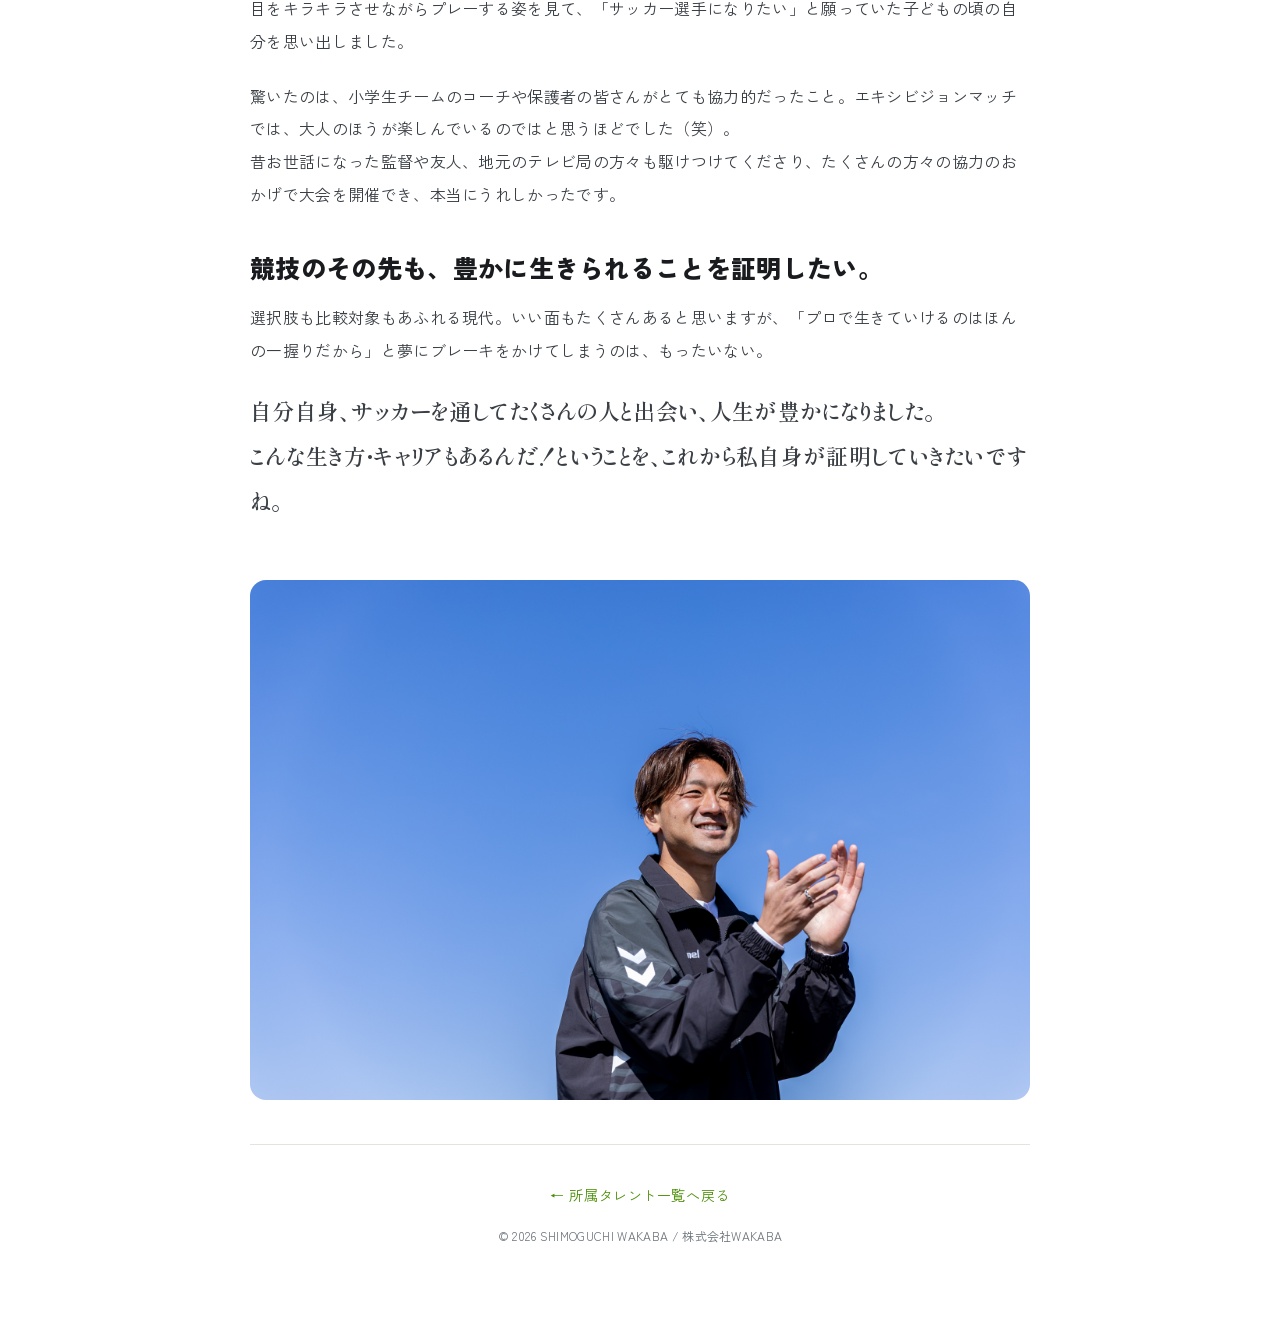
<file: talent/shimoguchi.html>
<!DOCTYPE html>
<html lang="ja">
<head>
  <meta charset="UTF-8" />
  <meta name="viewport" content="width=device-width, initial-scale=1.0" />
  <title>下口稚葉 インタビュー｜下口稚葉 オフィシャルサイト</title>
  <meta name="description" content="サッカー選手・下口稚葉（湘南ベルマーレ DF）のインタビュー。競技のその先も豊かに生きられることを証明したい――その想いを聞きました。" />

  <link rel="preconnect" href="https://fonts.googleapis.com" />
  <link rel="preconnect" href="https://fonts.gstatic.com" crossorigin />
  <link href="https://fonts.googleapis.com/css2?family=Anton&family=Oswald:wght@500;600;700&family=Shippori+Mincho:wght@500;600;700&family=Zen+Kaku+Gothic+New:wght@400;500;700;900&display=swap" rel="stylesheet" />

  <link rel="stylesheet" href="../style.css?v=3" />
  <style>
    body { background: #ffffff; }
    .art-bar {
      position: sticky; top: 0; z-index: 50;
      display: flex; align-items: center; justify-content: space-between;
      padding: 16px clamp(24px, 6vw, 80px);
      background: rgba(255,255,255,.92); backdrop-filter: blur(8px);
      border-bottom: 1px solid var(--line);
    }
    .art-back { font-size: 13px; color: var(--muted); letter-spacing: .04em; }
    .art-back:hover { color: var(--green-d); }
    .art-brand { font-family: "Oswald", sans-serif; font-weight: 700; font-size: 22px; letter-spacing: .16em; color: var(--ink); }
    .art-brand span { color: var(--green); }

    .iv-wrap { max-width: 860px; margin: 0 auto; padding: 56px clamp(24px,6vw,40px) 90px; }

    /* ヒーロー（参考：growin interview） */
    .iv-top { position: relative; overflow: hidden; min-height: clamp(520px,80vh,880px); background: linear-gradient(180deg,#eef2f5,#e6ecf1); display: flex; }
    .iv-top__photo { position: absolute; top: 0; right: 0; height: 100%; width: 58%; object-fit: cover; object-position: 62% 28%; filter: brightness(1.05); z-index: 0; }
    .iv-top::after { content:""; position:absolute; inset:0; z-index:1; background: linear-gradient(90deg, #eef2f5 0%, rgba(238,242,245,.72) 38%, rgba(238,242,245,0) 64%); }
    .iv-top__inner { position: relative; z-index: 2; display: flex; flex-direction: column; max-width: var(--maxw); width: 100%; margin: 0 auto; padding: clamp(36px,6vw,80px) clamp(24px,6vw,64px); }
    .iv-top__label { font-family:"Oswald",sans-serif; font-weight:700; letter-spacing:.16em; font-size:14px; color: var(--green-d); }
    .iv-top__label::before { content:"● "; color: var(--green); }
    .iv-top__catch { margin: clamp(16px,2.5vw,26px) 0 0; font-weight: 900; line-height: 1.72; font-size: clamp(26px,4.4vw,50px); color: var(--ink); }
    .iv-top__catch .hl { background: #fff; box-decoration-break: clone; -webkit-box-decoration-break: clone; padding: .12em .34em; box-shadow: 0 2px 12px rgba(0,0,0,.06); }
    .iv-top__name { margin-top: auto; padding-top: clamp(40px,7vw,80px); }
    .iv-top__role { font-size: clamp(13px,1.5vw,16px); font-weight:700; color: var(--ink); letter-spacing:.04em; }
    .iv-top__jp { font-size: clamp(30px,5vw,54px); font-weight:900; color: var(--ink); margin:10px 0 0; letter-spacing:.06em; }
    .iv-top__en { font-family:"Oswald",sans-serif; font-size: clamp(12px,1.6vw,16px); letter-spacing:.22em; color: var(--muted); margin:8px 0 0; }
    @media (max-width: 768px) {
      .iv-top__photo { width: 100%; object-position: 60% 18%; }
      .iv-top::after { background: linear-gradient(180deg, rgba(238,242,245,.15) 0%, rgba(238,242,245,.78) 55%, #eef2f5 100%); }
      .iv-top__inner { justify-content: flex-end; }
    }

    .art-body p { color: #3a3f45; line-height: 2.05; margin: 0 0 22px; }
    .art-body .lead { font-size: 16px; color: var(--ink); }
    .iv-h { font-size: clamp(18px,2.4vw,25px); font-weight: 900; color: var(--ink); line-height: 1.6; margin: 36px 0 14px; white-space: nowrap; }
    .iv-emph { font-family:"Shippori Mincho", serif; font-weight: 600; color: var(--ink); font-size: clamp(17px,2.2vw,22px); line-height: 1.95; margin-top: 30px; }
    .iv-endphoto { display: block; width: 100%; height: auto; border-radius: 16px; margin: clamp(30px,5vw,56px) 0 0; }

    .art-detail { list-style: none; margin: 30px 0 0; padding: 26px 28px; background: var(--green-l); border: 1px solid var(--line); border-radius: 14px; }
    .art-detail li { display: grid; grid-template-columns: 130px 1fr; gap: 14px; padding: 10px 0; border-bottom: 1px solid rgba(0,0,0,.08); }
    .art-detail li:last-child { border-bottom: 0; }
    .art-detail .k { color: var(--green-d); font-weight: 700; font-size: 14px; }
    .art-detail .v { color: var(--ink); font-size: 15px; }

    .art-foot { padding: 34px 0 0; border-top: 1px solid var(--line); text-align: center; margin-top: 44px; }
    .art-foot a { color: var(--green-d); font-size: 14px; letter-spacing: .04em; }
    .art-foot small { display: block; margin-top: 16px; color: var(--muted); font-size: 12px; }

    @media (max-width: 560px) {
      .iv-h { white-space: normal; }
      .art-detail li { grid-template-columns: 1fr; gap: 4px; }
    }
  </style>
</head>
<body>

  <header class="art-bar">
    <a href="../talent.html" class="art-back">← 所属タレントへ戻る</a>
    <span class="art-brand">WAKABA<span>.</span></span>
  </header>

  <section class="iv-top">
    <img class="iv-top__photo" src="../images/shimoguchi-03.jpg" alt="下口稚葉" />
    <div class="iv-top__inner">
      <p class="iv-top__label">Player Interview</p>
      <h1 class="iv-top__catch"><span class="hl">自分に何が残るだろう。<br>競技のその先も豊かに生きられることを証明したい。</span></h1>
      <div class="iv-top__name">
        <p class="iv-top__role">サッカー選手 ／ 湘南ベルマーレ DF</p>
        <p class="iv-top__jp">下口 稚葉</p>
        <p class="iv-top__en">SHIMOGUCHI WAKABA</p>
      </div>
    </div>
  </section>

  <article class="iv-wrap">
    <div class="art-body">
      <h3 class="iv-h">自分に何が残るだろう。</h3>
      <p>JFAアカデミー福島で学び、ファジアーノ岡山でプロの一歩を踏み出してから、AC長野パルセイロやFC今治、大宮での日々を経て、湘南ベルマーレへ。さまざまなチームでプレーしてきた中では、思うようにいかず悔しい思いをした時期もあれば、仲間とともに勝利をつかんだ嬉しい瞬間もありました。その一つひとつが、今の自分をつくっています。</p>
      <p>だからこそ、日々サッカーと向き合う中で、漠然とした将来への不安や、これまでお世話になってきた人々・環境に対して、自分に何かできることはないかと悶々としていました。</p>

      <h3 class="iv-h">福井県福井市に生まれ、中学で親元を離れJFAアカデミー福島へ。</h3>
      <p>両親は昔から、「サッカー選手になりたい」という夢を全力で応援・サポートしてくれました。<br>
      何か恩返しをしたいと考えていたとき、思いついたのがWAKABA杯です。<br>
      ふるさと福井出身のJリーガーは、決して多くありません。それでも地元に帰ると、サッカーが好きな子どもたち、そして大人がたくさんいる。ここだなと思いましたね。</p>

      <h3 class="iv-h">テクノポート福井スタジアムにて、第一回WAKABA杯を開催。</h3>
      <p>WAKABA杯では小学生のサッカー大会やエキシビジョンマッチ、ビンゴ大会などを行いました。<br>
      第一回で強く感じたのは、未来を担う子どもたちに、安心して夢を追い続けてほしいということ。<br>
      目をキラキラさせながらプレーする姿を見て、「サッカー選手になりたい」と願っていた子どもの頃の自分を思い出しました。</p>
      <p>驚いたのは、小学生チームのコーチや保護者の皆さんがとても協力的だったこと。エキシビジョンマッチでは、大人のほうが楽しんでいるのではと思うほどでした（笑）。<br>
      昔お世話になった監督や友人、地元のテレビ局の方々も駆けつけてくださり、たくさんの方々の協力のおかげで大会を開催でき、本当にうれしかったです。</p>

      <h3 class="iv-h">競技のその先も、豊かに生きられることを証明したい。</h3>
      <p>選択肢も比較対象もあふれる現代。いい面もたくさんあると思いますが、「プロで生きていけるのはほんの一握りだから」と夢にブレーキをかけてしまうのは、もったいない。</p>
      <p class="iv-emph">自分自身、サッカーを通してたくさんの人と出会い、人生が豊かになりました。<br>
      こんな生き方・キャリアもあるんだ！ということを、これから私自身が証明していきたいですね。</p>
      <img class="iv-endphoto" src="../images/shimoguchi-04.jpg" alt="下口稚葉" />
    </div>

    <div class="art-foot">
      <a href="../talent.html">← 所属タレント一覧へ戻る</a>
      <small>© 2026 SHIMOGUCHI WAKABA / 株式会社WAKABA</small>
    </div>
  </article>

  <!-- WAKABA PROJECT 賛同企業 固定リンク -->
  <a class="pj-fab" href="https://docs.google.com/forms/d/e/1FAIpQLScuHa-2auU-7fpwRFmIdTTCH7iu7FdURXf8PGaZWWog4asMRw/viewform" target="_blank" rel="noopener" aria-label="WAKABA PROJECT 賛同企業はこちら">
    <span class="pj-fab__main">
      <span class="pj-fab__big">WAKABA PROJECT!</span>
      <span class="pj-fab__sub">賛同企業はこちら<span class="pj-fab__arw" aria-hidden="true"><svg viewBox="0 0 24 24" width="17" height="17" fill="none" stroke="currentColor" stroke-width="2.6" stroke-linecap="round" stroke-linejoin="round"><line x1="7" y1="17" x2="17" y2="7"/><polyline points="8 7 17 7 17 16"/></svg></span></span>
    </span>
    <img class="pj-fab__img" src="../images/WAKABAプロジェクト②.jpg" alt="" aria-hidden="true" />
  </a>
</body>
</html>
</file>
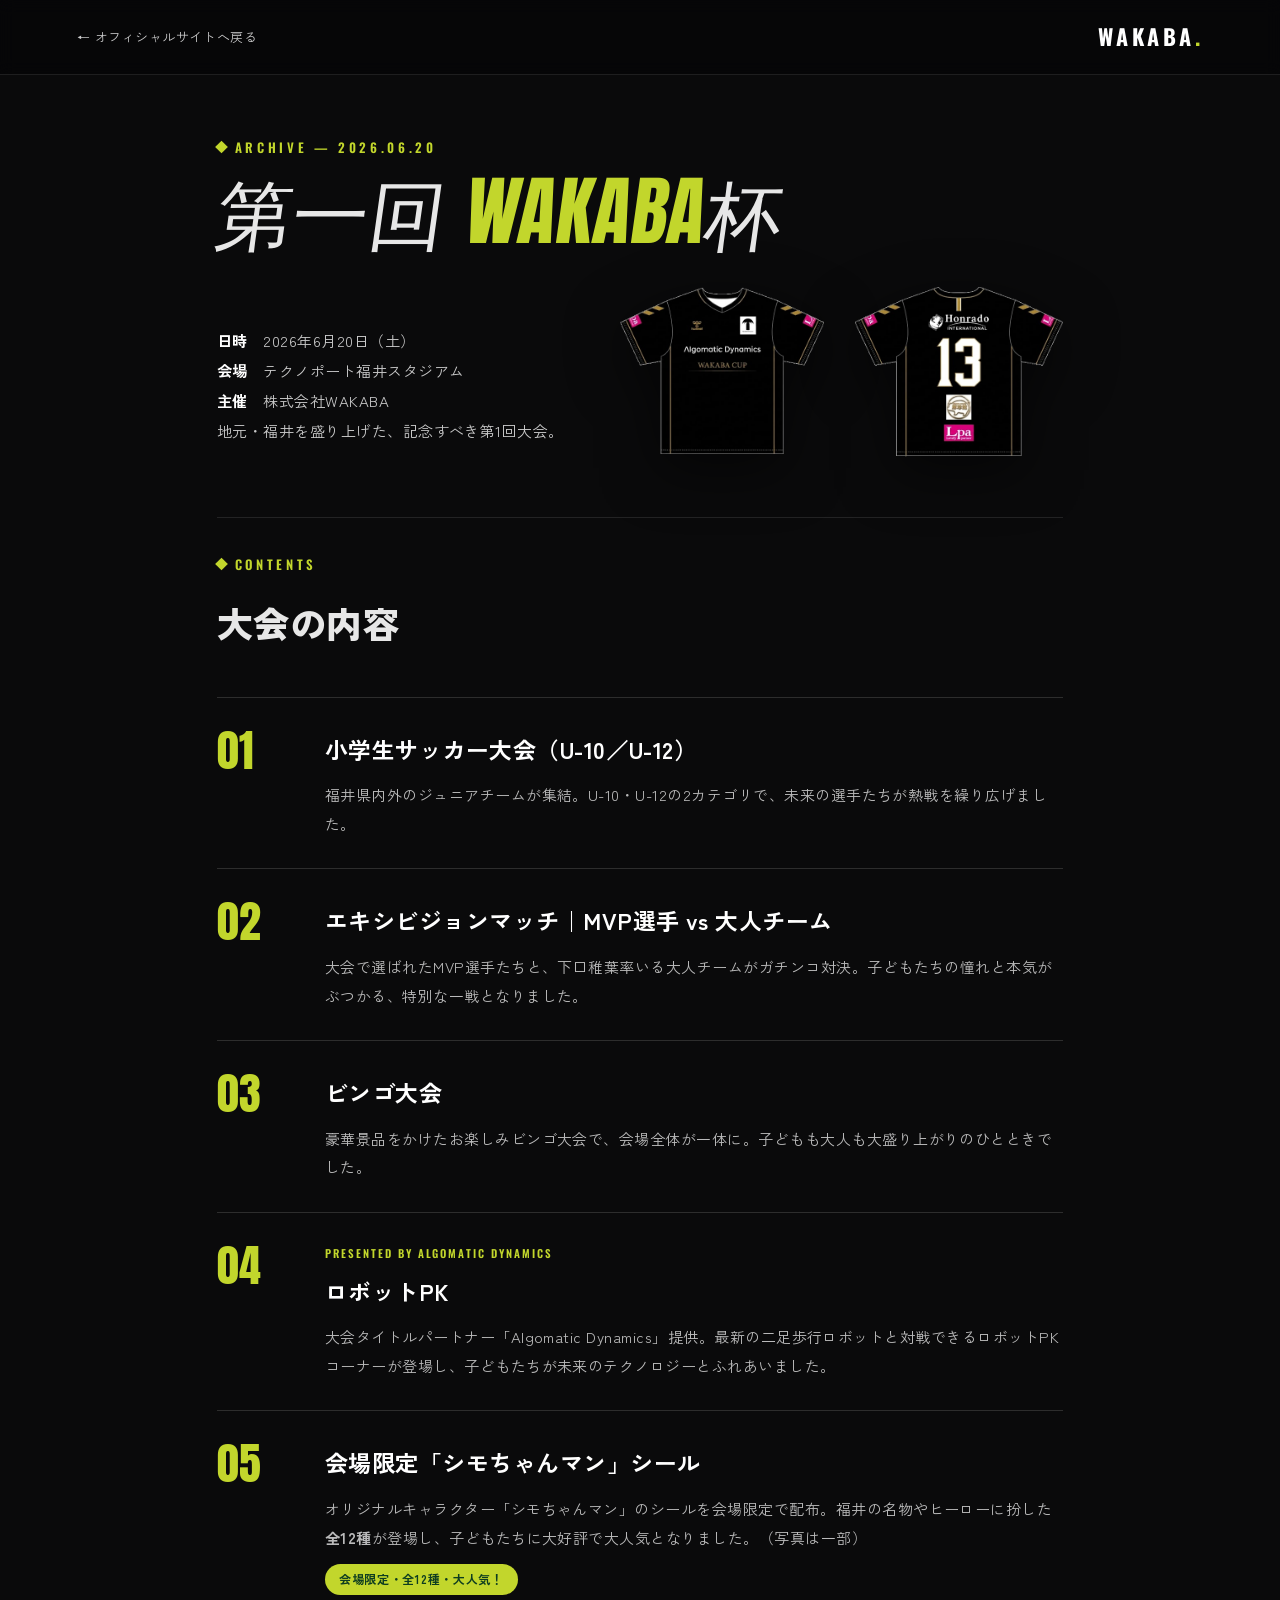
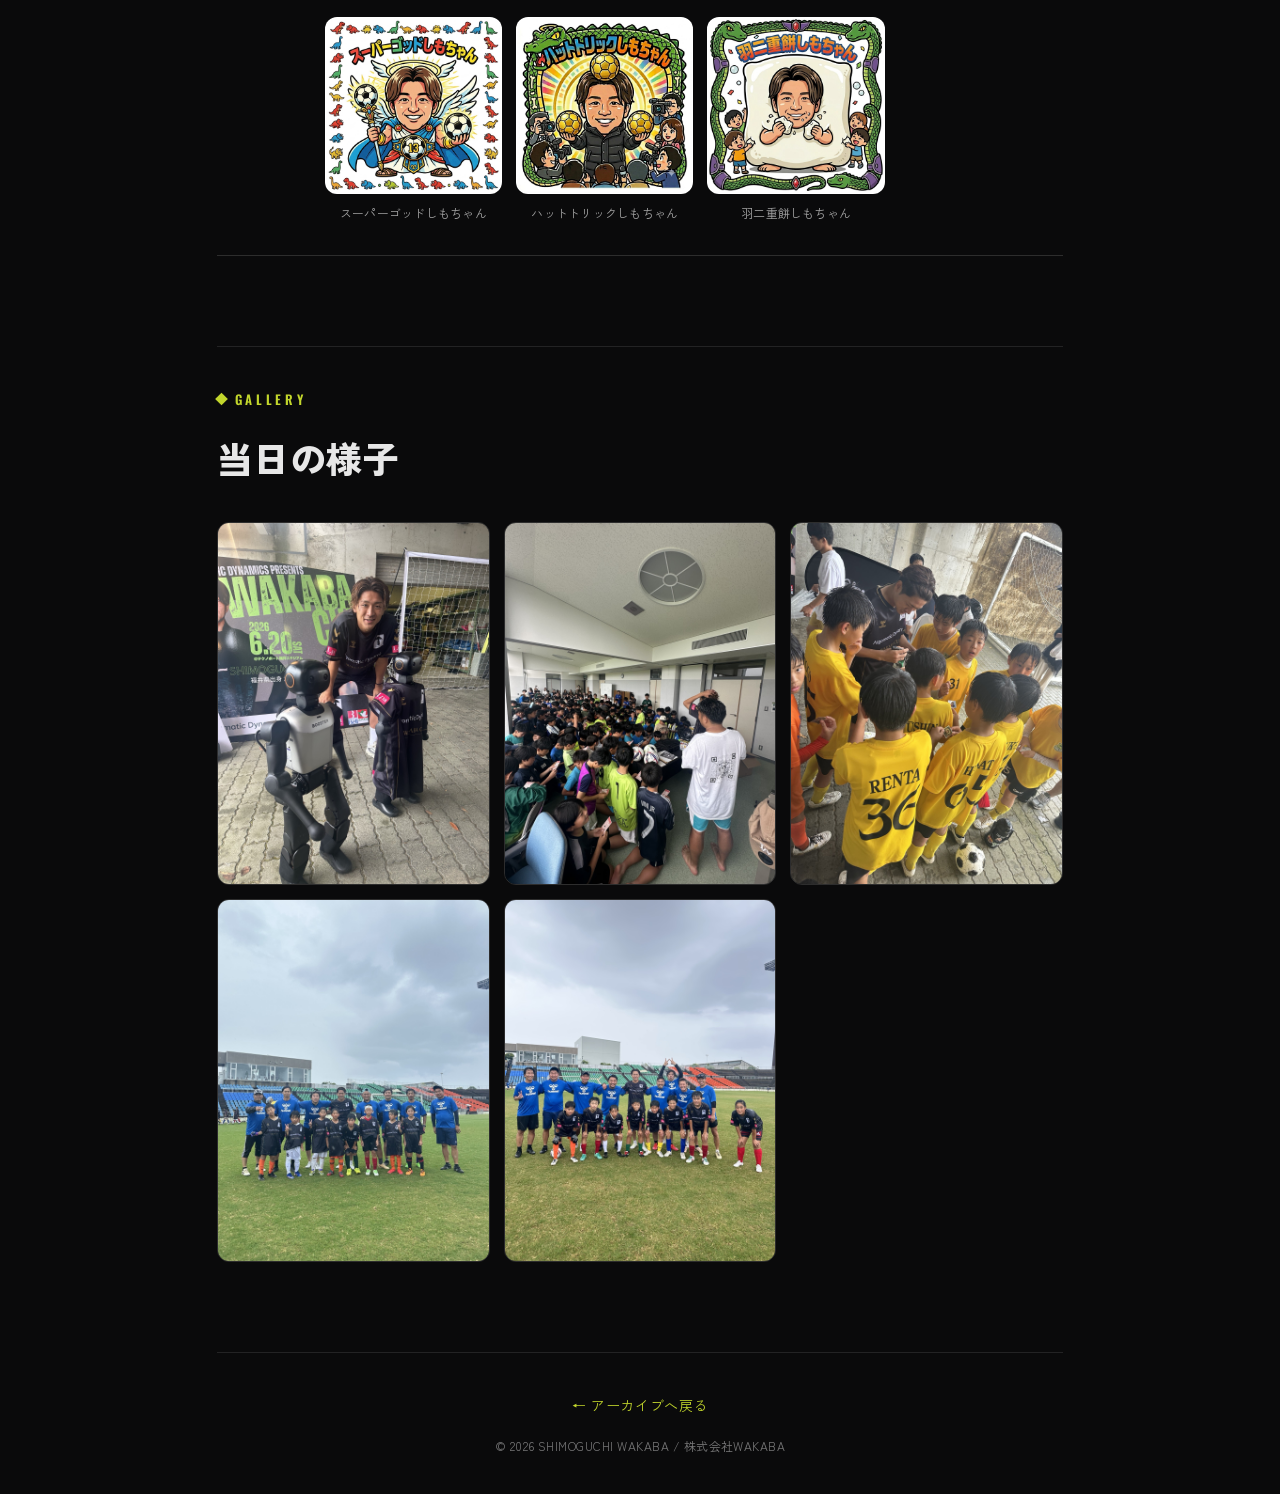
<file: shimoguchi-site/archive/wakabacup-2026.html>
<!DOCTYPE html>
<html lang="ja">
<head>
  <meta charset="UTF-8" />
  <meta name="viewport" content="width=device-width, initial-scale=1.0" />
  <title>第一回 WAKABA杯（2026.06.20）｜下口稚葉 オフィシャルサイト</title>
  <meta name="description" content="2026年6月20日、テクノポート福井スタジアムにて開催された第一回WAKABA杯の特設ページ。小学生サッカー大会、エキシビジョンマッチ、ビンゴ大会、シモちゃんマンシールなど大会の内容を紹介します。" />

  <link rel="preconnect" href="https://fonts.googleapis.com" />
  <link rel="preconnect" href="https://fonts.gstatic.com" crossorigin />
  <link href="https://fonts.googleapis.com/css2?family=Anton&family=Oswald:wght@500;600;700&family=Shippori+Mincho:wght@500;600;700&family=Zen+Kaku+Gothic+New:wght@400;500;700&display=swap" rel="stylesheet" />

  <!-- 本体サイトと同じスタイルを読み込み、このページ専用の追記をします -->
  <link rel="stylesheet" href="../style.css" />
  <style>
    .cup-bar {
      position: sticky; top: 0; z-index: 50;
      display: flex; align-items: center; justify-content: space-between;
      padding: 16px clamp(24px, 6vw, 80px);
      background: rgba(6,6,7,.9); backdrop-filter: blur(8px);
      border-bottom: 1px solid rgba(255,255,255,.1);
    }
    .cup-back { font-size: 13px; color: rgba(255,255,255,.8); letter-spacing: .04em; }
    .cup-back:hover { color: var(--green); }
    .cup-brand { font-family: "Oswald", sans-serif; font-weight: 700; font-size: 22px; letter-spacing: .16em; color: #fff; }
    .cup-brand span { color: var(--green); }

    .cup-wrap { max-width: 1000px; margin: 0 auto; padding: 0 clamp(24px, 6vw, 80px); }

    /* ヒーロー */
    .cup-hero {
      padding: 56px 0; display: grid;
      grid-template-columns: 1fr 1.25fr;
      grid-template-areas: "title title" "meta poster";
      column-gap: 40px; row-gap: 30px; align-items: end;
    }
    .cup-hero__title { grid-area: title; }
    .cup-hero__meta { grid-area: meta; align-self: end; }
    .cup-hero__poster { grid-area: poster; }
    .cup-hero .eyebrow { color: var(--green); }
    .cup-hero h1 {
      font-family: "Anton", "Oswald", sans-serif; font-weight: 400;
      font-size: clamp(38px, 6.2vw, 76px); line-height: 1.02; margin: 12px 0 0;
      transform: skewX(-8deg); transform-origin: left; letter-spacing: .01em;
      white-space: nowrap; text-align: left;
    }
    .cup-hero h1 .g { color: var(--green); }
    .cup-hero__meta { color: rgba(255,255,255,.78); line-height: 2; font-size: 15px; }
    .cup-hero__meta b { color: #fff; }
    .cup-hero__poster { display: flex; gap: 20px; align-items: center; }
    .cup-hero__poster figure { margin: 0; flex: 1; }
    .cup-hero__poster img { width: 100%; display: block; filter: drop-shadow(0 14px 28px rgba(0,0,0,.55)); }

    /* 内容リスト */
    .cup-contents { padding: 30px 0 90px; border-top: 1px solid rgba(255,255,255,.1); }
    .cup-contents .eyebrow { color: var(--green); }
    .cup-contents h2 { font-size: clamp(24px, 4vw, 36px); font-weight: 800; margin: 10px 0 40px; }
    .cup-item {
      display: grid; grid-template-columns: 88px 1fr; gap: 20px; align-items: start;
      padding: 30px 0; border-top: 1px solid rgba(255,255,255,.14);
    }
    .cup-item:last-child { border-bottom: 1px solid rgba(255,255,255,.14); }
    .cup-num { font-family: "Anton", sans-serif; font-size: 44px; color: var(--green); line-height: 1; }
    .cup-item h3 { margin: 0 0 10px; font-size: clamp(18px, 2.6vw, 23px); color: #fff; font-weight: 700; }
    .cup-item p { margin: 0; color: rgba(255,255,255,.72); font-size: 15px; line-height: 1.9; }
    .cup-item .pop {
      display: inline-block; margin-top: 12px; font-size: 12px; font-weight: 700; letter-spacing: .06em;
      color: var(--lime-ink); background: var(--green); padding: 4px 14px; border-radius: 999px;
    }
    /* PRESENTED BY ラベル */
    .cup-item .present { display: block; font-family: "Oswald", sans-serif; font-size: 11px; font-weight: 600; letter-spacing: .18em; color: var(--green); margin-bottom: 6px; }
    /* シールギャラリー */
    .sticker-grid { display: grid; grid-template-columns: repeat(3, 1fr); gap: 14px; margin-top: 22px; max-width: 560px; }
    .sticker-grid figure { margin: 0; }
    .sticker-grid img { width: 100%; display: block; border-radius: 12px; border: 1px solid rgba(255,255,255,.14); background: #fff; transition: transform .2s ease; }
    .sticker-grid figure:hover img { transform: translateY(-4px); }
    .sticker-grid figcaption { margin-top: 8px; font-size: 12px; color: rgba(255,255,255,.62); text-align: center; letter-spacing: .02em; }
    @media (max-width: 560px) { .sticker-grid { grid-template-columns: repeat(2, 1fr); } }

    /* 当日の様子ギャラリー */
    .cup-gallery { padding: 36px 0 90px; border-top: 1px solid rgba(255,255,255,.1); }
    .cup-gallery .eyebrow { color: var(--green); }
    .cup-gallery h2 { font-size: clamp(24px, 4vw, 36px); font-weight: 800; margin: 10px 0 30px; }
    .gallery-grid { display: grid; grid-template-columns: repeat(3, 1fr); gap: 14px; }
    .gallery-grid a { display: block; overflow: hidden; border-radius: 12px; border: 1px solid rgba(255,255,255,.14); }
    .gallery-grid img { width: 100%; aspect-ratio: 3/4; object-fit: cover; display: block; transition: transform .25s ease; }
    .gallery-grid a:hover img { transform: scale(1.04); }
    @media (max-width: 560px) { .gallery-grid { grid-template-columns: repeat(2, 1fr); } }

    .cup-foot { padding: 36px 0; border-top: 1px solid rgba(255,255,255,.1); text-align: center; }
    .cup-foot a { color: var(--green); font-size: 14px; letter-spacing: .04em; }
    .cup-foot small { display: block; margin-top: 16px; color: rgba(255,255,255,.45); font-size: 12px; }

    @media (max-width: 820px) {
      .cup-hero { grid-template-columns: 1fr; grid-template-areas: "title" "poster" "meta"; gap: 24px; align-items: start; }
      .cup-hero h1 { white-space: normal; }
    }
    @media (max-width: 560px) {
      .cup-item { grid-template-columns: 1fr; gap: 8px; }
      .cup-num { font-size: 36px; }
    }
  </style>
</head>
<body>

  <header class="cup-bar">
    <a href="../index.html" class="cup-back">← オフィシャルサイトへ戻る</a>
    <span class="cup-brand">WAKABA<span>.</span></span>
  </header>

  <div class="cup-wrap">

    <!-- ヒーロー -->
    <section class="cup-hero">
      <div class="cup-hero__title">
        <span class="eyebrow">Archive — 2026.06.20</span>
        <h1>第一回 <span class="g">WAKABA</span>杯</h1>
      </div>
      <p class="cup-hero__meta">
        <b>日時</b>　2026年6月20日（土）<br>
        <b>会場</b>　テクノポート福井スタジアム<br>
        <b>主催</b>　株式会社WAKABA<br>
        地元・福井を盛り上げた、記念すべき第1回大会。
      </p>
      <div class="cup-hero__poster">
        <figure><img src="../images/uniform-front.png" alt="大会ユニフォーム 前面" /></figure>
        <figure><img src="../images/uniform-back.png" alt="大会ユニフォーム 背面" /></figure>
      </div>
    </section>

    <!-- 大会の内容 -->
    <section class="cup-contents">
      <span class="eyebrow">Contents</span>
      <h2>大会の内容</h2>

      <div class="cup-item">
        <div class="cup-num">01</div>
        <div>
          <h3>小学生サッカー大会（U-10／U-12）</h3>
          <p>福井県内外のジュニアチームが集結。U-10・U-12の2カテゴリで、未来の選手たちが熱戦を繰り広げました。</p>
        </div>
      </div>

      <div class="cup-item">
        <div class="cup-num">02</div>
        <div>
          <h3>エキシビジョンマッチ｜MVP選手 vs 大人チーム</h3>
          <p>大会で選ばれたMVP選手たちと、下口稚葉率いる大人チームがガチンコ対決。子どもたちの憧れと本気がぶつかる、特別な一戦となりました。</p>
        </div>
      </div>

      <div class="cup-item">
        <div class="cup-num">03</div>
        <div>
          <h3>ビンゴ大会</h3>
          <p>豪華景品をかけたお楽しみビンゴ大会で、会場全体が一体に。子どもも大人も大盛り上がりのひとときでした。</p>
        </div>
      </div>

      <div class="cup-item">
        <div class="cup-num">04</div>
        <div>
          <span class="present">PRESENTED BY ALGOMATIC DYNAMICS</span>
          <h3>ロボットPK</h3>
          <p>大会タイトルパートナー「Algomatic Dynamics」提供。最新の二足歩行ロボットと対戦できるロボットPKコーナーが登場し、子どもたちが未来のテクノロジーとふれあいました。</p>
        </div>
      </div>

      <div class="cup-item">
        <div class="cup-num">05</div>
        <div>
          <h3>会場限定「シモちゃんマン」シール</h3>
          <p>オリジナルキャラクター「シモちゃんマン」のシールを会場限定で配布。福井の名物やヒーローに扮した<strong>全12種</strong>が登場し、子どもたちに大好評で大人気となりました。（写真は一部）</p>
          <span class="pop">会場限定・全12種・大人気！</span>

          <div class="sticker-grid">
            <figure><img src="../images/sticker-2.png" alt="スーパーゴッドしもちゃん"><figcaption>スーパーゴッドしもちゃん</figcaption></figure>
            <figure><img src="../images/sticker-1.png" alt="ハットトリックしもちゃん"><figcaption>ハットトリックしもちゃん</figcaption></figure>
            <figure><img src="../images/sticker-6.png" alt="羽二重餅しもちゃん"><figcaption>羽二重餅しもちゃん</figcaption></figure>
          </div>
        </div>
      </div>
    </section>

    <!-- 当日の様子 -->
    <section class="cup-gallery">
      <span class="eyebrow">Gallery</span>
      <h2>当日の様子</h2>
      <div class="gallery-grid">
        <a href="../images/day-1.jpg" target="_blank" rel="noopener"><img src="../images/day-1.jpg" alt="WAKABA杯 当日の様子 1" /></a>
        <a href="../images/day-2.jpg" target="_blank" rel="noopener"><img src="../images/day-2.jpg" alt="WAKABA杯 当日の様子 2" /></a>
        <a href="../images/day-3.jpg" target="_blank" rel="noopener"><img src="../images/day-3.jpg" alt="WAKABA杯 当日の様子 3" /></a>
        <a href="../images/day-4.jpg" target="_blank" rel="noopener"><img src="../images/day-4.jpg" alt="WAKABA杯 当日の様子 4" /></a>
        <a href="../images/day-5.jpg" target="_blank" rel="noopener"><img src="../images/day-5.jpg" alt="WAKABA杯 当日の様子 5" /></a>
      </div>
    </section>

    <!-- フッター -->
    <div class="cup-foot">
      <a href="../index.html#archive">← アーカイブへ戻る</a>
      <small>© 2026 SHIMOGUCHI WAKABA / 株式会社WAKABA</small>
    </div>

  </div>
</body>
</html>
</file>
<file: style.css>
/* =========================================================
   下口稚葉 / 株式会社WAKABA オフィシャルサイト
   テーマ：WHITE × GREEN（明るい・躍動感）／ 上部ナビ
   ========================================================= */

:root {
  --bg:        #ffffff;   /* 真っ白の背景 */
  --panel:     #ffffff;   /* カード・パネル */
  --ink:       #191b1f;   /* 文字（ほぼ黒） */
  --muted:     #6a7178;   /* 補助テキスト */
  --line:      #e3e5dd;   /* 区切り線 */
  --green:     #63b60c;   /* アクセント（ブランドグリーン） */
  --green-d:   #4c8f08;   /* 濃いめ緑（文字・ホバー） */
  --green-l:   #eaf6d9;   /* 薄い緑（帯・タグ背景） */
  --dark:      #14171a;   /* フッター等のコントラスト面 */
  --maxw:      1180px;
  --nav-h:     76px;
}

* { box-sizing: border-box; }
html { scroll-behavior: smooth; }
body {
  margin: 0;
  font-family: "Zen Kaku Gothic New", "Hiragino Sans", "Meiryo", sans-serif;
  background: var(--bg);
  color: var(--ink);
  line-height: 1.9;
  letter-spacing: .02em;
  font-feature-settings: "palt";
  -webkit-font-smoothing: antialiased;
  text-rendering: optimizeLegibility;
}
img { max-width: 100%; display: block; }
a { color: inherit; text-decoration: none; }

.container { width: 100%; max-width: var(--maxw); margin: 0 auto; padding: 0 clamp(20px, 4vw, 48px); }

/* =========================================================
   ヘッダー / 上部ナビ
   ========================================================= */
.header {
  position: fixed; top: 0; left: 0; right: 0; z-index: 100;
  height: var(--nav-h);
  display: flex; align-items: center;
  background: rgba(243,244,238,0);
  transition: background .3s ease, box-shadow .3s ease, height .3s ease;
}
.header.is-scrolled {
  background: rgba(255,255,255,.92);
  backdrop-filter: blur(10px);
  box-shadow: 0 2px 20px rgba(20,23,26,.06);
  height: 64px;
}
.nav { width: 100%; max-width: 1320px; margin: 0 auto; padding: 0 clamp(18px,3.5vw,40px); display: flex; align-items: center; gap: 22px; }
.brand {
  font-family: "Anton", "Oswald", sans-serif; font-weight: 400;
  font-size: 28px; letter-spacing: .06em; color: var(--ink); line-height: 1;
}
.brand .dot { color: var(--green); }
.nav-links {
  margin: 0 0 0 auto; padding: 0; list-style: none;
  display: flex; align-items: center; gap: clamp(14px, 1.6vw, 26px);
}
.nav-links > li > a {
  font-family: "Oswald", sans-serif; font-weight: 600; font-size: 14px; letter-spacing: .1em;
  color: var(--ink); position: relative; padding: 6px 0;
}
.nav-links > li > a:not(.btn)::after {
  content: ""; position: absolute; left: 0; bottom: 0; width: 0; height: 2px; background: var(--green); transition: width .2s ease;
}
.nav-links > li > a:not(.btn):hover::after,
.nav-links > li > a.is-active::after { width: 100%; }
.nav-links > li > a.is-active { color: var(--green-d); }
.nav-sns { display: flex; align-items: center; gap: 12px; padding-left: 8px; border-left: 1px solid var(--line); }
.nav-sns a { color: var(--muted); display: inline-flex; }
.nav-sns a:hover { color: var(--green-d); }
.nav-cta {
  display: inline-flex; align-items: center; gap: 8px;
  background: var(--green); color: #fff; font-family: "Oswald", sans-serif; font-weight: 600; letter-spacing: .08em;
  padding: 10px 20px; border-radius: 999px; font-size: 14px; transition: transform .15s ease, background .15s ease;
}
.nav-cta:hover { background: var(--green-d); transform: translateY(-1px); }
.nav-cta .arw { width: 22px; height: 22px; border-radius: 50%; background: #fff; color: var(--green); display: inline-flex; align-items: center; justify-content: center; font-size: 12px; }

.nav-toggle { display: none; margin-left: auto; width: 42px; height: 42px; background: none; border: 0; cursor: pointer; flex-direction: column; justify-content: center; gap: 6px; }
.nav-toggle span { display: block; height: 2px; background: var(--ink); transition: transform .25s ease, opacity .25s ease; }
.nav-toggle.is-open span:nth-child(1){ transform: translateY(8px) rotate(45deg); }
.nav-toggle.is-open span:nth-child(2){ opacity: 0; }
.nav-toggle.is-open span:nth-child(3){ transform: translateY(-8px) rotate(-45deg); }

/* =========================================================
   共通セクション
   ========================================================= */
.main { }
.eyebrow {
  font-family: "Oswald", sans-serif; font-weight: 700; letter-spacing: .22em; font-size: 13px;
  color: var(--green-d); text-transform: uppercase; position: relative; padding-left: 30px; display: inline-block;
}
.eyebrow::before { content: ""; position: absolute; left: 0; top: 50%; width: 22px; height: 3px; transform: translateY(-50%) skewX(-20deg); background: var(--green); }
.section-title { font-size: clamp(28px, 4.4vw, 46px); font-weight: 800; letter-spacing: .01em; margin: 14px 0 0; line-height: 1.25; }
.section-bigtitle {
  font-family:"Anton",sans-serif; text-transform:uppercase;
  font-size: clamp(48px,9vw,150px); line-height:.92; letter-spacing:.01em;
  color: var(--ink); margin: 0 0 clamp(24px,4vw,56px);
}
.section { max-width: var(--maxw); margin: 0 auto; padding: clamp(72px, 9vw, 120px) clamp(20px, 4vw, 48px); }

.btn { display: inline-flex; align-items: center; gap: 8px; padding: 13px 28px; border-radius: 999px; font-weight: 700; font-size: 14px; transition: transform .15s ease, background .15s ease, color .15s ease, border-color .15s ease; }
.btn--green { background: var(--green); color: #fff; }
.btn--green:hover { background: var(--green-d); transform: translateY(-2px); }
.btn--ghost { border: 1.5px solid var(--line); color: var(--ink); background: var(--panel); }
.btn--ghost:hover { border-color: var(--green); color: var(--green-d); }

/* =========================================================
   HERO
   ========================================================= */
.home {
  position: relative; min-height: 100vh; overflow: hidden;
  background: var(--bg);
  display: flex; align-items: center; justify-content: center;
}
.home__swoosh { position: absolute; inset: 0; width: 100%; height: 100%; z-index: 0; pointer-events: none; }
/* 筆で書くように3パターンを順番に描画（各3秒／計9秒ループ） */
.home__swoosh .brush { stroke-dasharray: 100 100; stroke-dashoffset: 100; }
.home__swoosh .pA { animation: brushDraw 9s ease-in-out infinite; animation-delay: 0s; }
.home__swoosh .pB { animation: brushDraw 9s ease-in-out infinite; animation-delay: 3s; }
.home__swoosh .pC { animation: brushDraw 9s ease-in-out infinite; animation-delay: 6s; }
@keyframes brushDraw {
  0%   { stroke-dashoffset: 100; }   /* まだ描かれていない */
  13%  { stroke-dashoffset: 0; }     /* 筆で一気に描く（写真が現れる） */
  24%  { stroke-dashoffset: 0; }     /* 少し見せる */
  34%  { stroke-dashoffset: -100; }  /* 筆を離す（消える） */
  100% { stroke-dashoffset: -100; }  /* 次の順番まで隠れる */
}
@media (prefers-reduced-motion: reduce) { .home__swoosh .brush { animation: none; stroke-dashoffset: 0; } }
.home__center { position: relative; z-index: 2; width: 100%; text-align: center; padding: calc(var(--nav-h) + 10px) clamp(16px,4vw,40px) 0; }
.home__jp {
  font-family: "Zen Kaku Gothic New", sans-serif; font-weight: 900;
  font-size: clamp(39px, 7.1vw, 99px); line-height: 1.34; letter-spacing: .04em; color: var(--ink); margin: 0;
}
.home__jp > span { display: block; transform: skewX(-7deg); }
.home__jp .lg { display: inline; font-size: 1.4em; }
.home__rule { border: 0; border-top: 1.5px solid var(--ink); width: 100vw; position: relative; left: 50%; transform: translateX(-50%); margin: clamp(8px,1.4vw,20px) 0; }
.home__en {
  margin: clamp(22px,2.6vw,36px) 0 0; font-family: "Oswald", sans-serif; font-weight: 600;
  font-size: clamp(20px, 2.5vw, 34px); letter-spacing: .16em; color: var(--ink);
}
.scroll-hint { position: absolute; z-index: 2; left: 50%; bottom: 22px; transform: translateX(-50%); font-family: "Oswald", sans-serif; font-size: 11px; letter-spacing: .3em; color: var(--muted); animation: bob 1.8s ease-in-out infinite; }
@keyframes bob { 0%,100%{transform:translate(-50%,0)} 50%{transform:translate(-50%,6px)} }

/* =========================================================
   NEWS
   ========================================================= */
.news-list { margin-top: 40px; }
.news-item { display: grid; grid-template-columns: 120px 110px 1fr; align-items: center; gap: 22px; padding: 22px 4px; border-bottom: 1px solid var(--line); transition: background .15s ease; }
.news-item:hover { background: #fbfcf8; }
.news-date { font-family: "Oswald", sans-serif; color: var(--muted); letter-spacing: .06em; }
.news-cat { justify-self: start; font-size: 11px; font-weight: 700; letter-spacing: .1em; padding: 4px 12px; border-radius: 999px; color: #fff; background: var(--green); }
.news-cat--info { background: var(--muted); }
.news-cat--club { background: var(--ink); }
.news-title { font-weight: 500; }
.news-link { color: inherit; transition: color .2s ease; }
.news-link:hover { color: var(--green-d); }

/* ===== WAKABA PROJECT（黒背景／参考：日清スポーツ）===== */
.wproject { background:#0e0f11; padding: clamp(90px,12vw,180px) clamp(16px,3vw,44px) 0; }
.wproject__inner { max-width: none; margin: clamp(-260px,-26vw,-150px) auto 0; }
.wproject__label { font-family:"Oswald",sans-serif; font-weight:700; letter-spacing:.28em; font-size:13px; color:#a9e839; }
.wproject__intro { position: relative; min-height: 210vh; }
.wproject__intro-stage { position: sticky; top: 0; height: 100vh; z-index: 2; display: flex; align-items: center; justify-content: center; padding: 0 clamp(16px,4vw,44px); }
.wproject__visual { position: relative; z-index: 0; margin: clamp(-80px,-7vw,-30px) 0 0; text-align: center; pointer-events: none; }
.wproject__visual img { width: 100%; max-width: 496px; height: auto; display: inline-block; opacity: .32; will-change: transform; }
.wproject__inner .wproject__body { margin-top: clamp(-320px,-30vw,-170px); }
.wproject__title { z-index: 2; display:flex; align-items:center; flex-wrap:nowrap; gap: 2%; width:100%; max-width: min(1040px,92vw); margin: 0 auto; opacity: 0; filter: blur(18px); will-change: opacity, transform, filter; }
.wproject__title img { display:block; height:auto; }
.wproject__title img:first-child { width: 52%; }
.wproject__title img:last-child { width: 46%; }
.wproject__visual { position: relative; z-index: 0; margin: clamp(10px,2vw,30px) 0 clamp(20px,3vw,40px); text-align: center; pointer-events: none; }
.wproject__visual img { width: 100%; max-width: 620px; height: auto; display: inline-block; opacity: .32; will-change: transform; }
.wproject__body { max-width: 860px; }
.wproject__lead, .wproject__desc, .wproject__perks, .wproject__perks-ttl, .wproject__note, .wproject__formnote { font-family: "Shippori Mincho", serif; }
.wproject__lead { font-weight: 700; }
.wproject__desc .nb { white-space: nowrap; }
@media (max-width: 720px) { .wproject__desc .nb { white-space: normal; } }
.wproject__lead { margin: 0; color:#fff; font-weight:900; line-height:1.7; letter-spacing:.02em; font-size: clamp(19px,2.5vw,30px); }
.wproject__lead em { color:#a9e839; font-style:normal; }
.wproject__desc { margin: clamp(18px,2.5vw,28px) 0 0; color: rgba(255,255,255,.78); line-height:2; letter-spacing:.03em; font-size: clamp(14px,1.5vw,16px); }
.wproject__lead + .wproject__desc { margin-top: clamp(90px,14vw,220px); }
.wproject__perks { margin: clamp(28px,4vw,46px) 0 0; border:1px solid rgba(255,255,255,.16); border-radius:16px; padding: clamp(22px,3vw,34px); background: rgba(255,255,255,.04); }
.wproject__perks-ttl { margin:0 0 16px; color:#a9e839; font-weight:900; letter-spacing:.08em; font-size: clamp(18px,2.2vw,23px); }
.wproject__perks ul { list-style:none; margin:0; padding:0; display:grid; grid-template-columns: repeat(2,1fr); gap:13px 28px; }
.wproject__perks li { position:relative; padding-left:28px; color:#fff; font-size: clamp(16px,1.8vw,19px); line-height:1.6; }
.wproject__perks li::before { content:"✓"; position:absolute; left:0; color:#a9e839; font-weight:900; }
.wproject__note { margin:18px 0 0; color: rgba(255,255,255,.5); font-size:14px; }
.wproject__cta { display:inline-flex; align-items:center; gap:12px; margin: clamp(28px,4vw,44px) 0 0; background:#a9e839; color:#111417; font-weight:900; letter-spacing:.04em; font-size: clamp(15px,1.8vw,19px); padding:16px 30px; border-radius:999px; transition: transform .15s ease, background .15s ease; }
.wproject__cta:hover { background:#bdf24f; transform: translateY(-2px); }
.wproject__cta .arw { display:inline-flex; width:26px; height:26px; border-radius:50%; background:#111417; color:#a9e839; align-items:center; justify-content:center; font-size:13px; }
.wproject__formnote { margin:12px 0 0; color: rgba(255,255,255,.6); font-size:13px; }
@media (max-width:600px){ .wproject__perks ul { grid-template-columns:1fr; } }

/* 特典・申込みの緑×白波エリア（参考：tsukuba live）*/
.wproject__waves { position: relative; width: 100vw; margin-left: 50%; transform: translateX(-50%); margin-top: clamp(50px,8vw,120px); }
.wproject__wave { display:block; width:100%; }
.wproject__wave--top { height: clamp(140px,20vw,320px); margin-bottom: -1px; }
.wproject__wave--bottom { height: clamp(110px,15vw,240px); margin-top: -1px; }
.wproject__waves-inner { position: relative; z-index:1; background:#fff; padding: clamp(14px,3vw,36px) clamp(20px,4vw,48px) clamp(30px,5vw,60px); }
.wproject__waves-inner > * { max-width: 900px; margin-left:auto; margin-right:auto; }
.wproject__waves .wproject__perks { background: transparent; border: 0; padding: 0; }
.wproject__waves .wproject__perks-ttl { color: var(--ink); }
.wproject__waves .wproject__perks li { color: var(--ink); }
.wproject__waves .wproject__perks li::before { color: var(--ink); }
.wproject__waves .wproject__note { color: rgba(0,0,0,.5); }
.wproject__waves .wproject__cta { background:#111417; color:#fff; display:flex; width:fit-content; margin-left:auto; margin-right:auto; }
.wproject__waves .wproject__formnote { text-align:center; }
.wproject__waves .wproject__cta:hover { background:#000; }
.wproject__waves .wproject__cta .arw { background:#a9e839; color:#111417; }
.wproject__waves .wproject__formnote { color: var(--ink); font-size: 14px; }
/* 白波エリアに来たらタイトルを消す */
.wproject__title { transition: opacity .35s ease, transform .35s ease; }
.wproject__title.is-hidden { opacity: 0; transform: translateY(-16px); pointer-events: none; }

/* ===== テーマ・テイクオーバー（ペイントワイプ×極黒／WAKABA PROJECTのみ別テイスト）===== */
.wproject { position: relative; background:#000; }
.wproject::after { content:""; position:absolute; inset:0; z-index:0; pointer-events:none; opacity:.06; mix-blend-mode:screen;
  background-image:url("data:image/svg+xml,%3Csvg xmlns='http://www.w3.org/2000/svg' width='160' height='160'%3E%3Cfilter id='n'%3E%3CfeTurbulence type='fractalNoise' baseFrequency='0.85' numOctaves='2' stitchTiles='stitch'/%3E%3C/filter%3E%3Crect width='160' height='160' filter='url(%23n)'/%3E%3C/svg%3E"); }
.wproject > * { position: relative; z-index: 1; }
.wproject__lead em { color:#b6ff2e; }

/* プロジェクト表示中はヘッダーも別サイト風に（即切替）*/
.header, .header .brand, .header .nav-links a, .header .nav-cta { transition: background .08s linear, color .08s linear, border-color .08s linear; }
body.pw-mode .header, body.pw-mode .header.is-scrolled { background: rgba(0,0,0,.92); border-bottom:1px solid rgba(182,255,46,.28); }
body.pw-mode .nav-links a { color:#e9e9e9; }
body.pw-mode .nav-links a:hover, body.pw-mode .nav-links a.is-active { color:#b6ff2e; }
body.pw-mode .brand { color:#fff; }
body.pw-mode .brand .dot { color:#b6ff2e; }
body.pw-mode .nav-cta { background:#b6ff2e; color:#000; }
body.pw-mode .nav-cta .arw { background:#000; color:#b6ff2e; }
body.pw-mode .nav-toggle span { background:#fff; }

/* =========================================================
   PROFILE
   ========================================================= */
/* PROFILE 全面を黄緑背景に */
#profile { position: relative; }
#profile .section-bigtitle { color: #fff; }
#profile::before { content:""; position:absolute; z-index:0; top:0; bottom:0; left:50%; margin-left:-50vw; width:100vw; background:#a9e839; }
#profile > * { position: relative; z-index:1; }
.profile-hero { position: relative; margin-top: 4px; display: grid; grid-template-columns: 0.9fr 1.1fr; gap: clamp(24px,4vw,56px); align-items: start; }
.ph-info { position: relative; z-index: 2; }
.ph-info .en { display: block; font-family: "Anton", sans-serif; font-weight: 400; font-size: clamp(34px,6vw,80px); line-height: .92; color: var(--ink); transform: skewX(-6deg); transform-origin: left; }

/* PROFILE 写真カード（参考：医健KEN）*/
.ph-card { position: relative; overflow: hidden; border-radius: 24px; background: #ffffff; min-height: clamp(380px,42vw,580px); margin-top: clamp(-180px,-13vw,-80px); display: flex; align-items: flex-end; justify-content: center; }
@media (max-width: 820px) { .ph-card { margin-top: 12px; } }
.ph-num { position: absolute; top: clamp(2px,1vw,14px); right: clamp(16px,3vw,42px); z-index: 1; font-family:"Anton",sans-serif; font-size: clamp(72px,11vw,170px); line-height: 1; color: #fff; }
.ph-tags { position: absolute; inset: 0; z-index: 0; pointer-events: none; }
.ph-tags span { position: absolute; font-family:"Anton",sans-serif; white-space: nowrap; line-height: 1; color: rgba(99,182,12,.42); }
.ph-tags .t1 { top: 20%; left: 4%; font-size: clamp(30px,5.6vw,80px); }
.ph-tags .t2 { top: 45%; left: 2%; font-size: clamp(22px,3.8vw,54px); }
.ph-tags .t3 { top: 40%; right: 3%; font-size: clamp(30px,5.6vw,80px); }
.ph-tags .t4 { bottom: 9%; right: 5%; font-size: clamp(30px,5.4vw,76px); }
.ph-photo { position: relative; z-index: 1; height: clamp(370px,42vw,580px); width: auto; filter: brightness(1.14); transform: translateX(clamp(40px,9vw,130px)); }
.ph-banner { position: absolute; left: 0; bottom: clamp(30px,5vw,72px); z-index: 2; }
.ph-banner .bar { display: block; width: max-content; max-width: 96%; background: #111417; padding: .4em .95em; transform: skewX(-8deg); box-shadow: 0 6px 16px rgba(0,0,0,.22); }
.ph-banner .bar + .bar { margin-top: 7px; }
.ph-banner .bar > span { display: inline-block; transform: skewX(8deg); color: #fff; font-weight: 900; font-size: clamp(17px,2.3vw,29px); line-height: 1.3; }
@media (max-width: 820px) { .profile-hero { grid-template-columns: 1fr; } }
.iv-link { display:flex; align-items:center; gap: clamp(14px,2vw,26px); margin-top: clamp(16px,2vw,26px); }
.iv-link__text { display:flex; flex-direction:column; }
.iv-linktext { font-size: clamp(18px,2.3vw,27px); font-weight:900; color: var(--ink); letter-spacing:.06em; line-height:1.4; }
.iv-linktext:hover { color: var(--green-d); }
.iv-linktext .x { color: var(--green); margin:0 .3em; font-weight:700; }
.iv-badge { display:inline-block; width: clamp(112px,14vw,152px); }
.iv-badge__svg { width:100%; height:auto; display:block; transition: transform .3s ease; }
.iv-badge:hover .iv-badge__svg { transform: scale(1.06); }
.iv-badge__ring { transform-box: view-box; transform-origin: 100px 100px; animation: badgeSpin 16s linear infinite; }
@keyframes badgeSpin { to { transform: rotate(360deg); } }
@media (prefers-reduced-motion: reduce) { .iv-badge__ring { animation: none; } }
.profile-hero__catch { margin: clamp(10px,1.4vw,18px) 0 0; font-size: clamp(14px,1.7vw,19px); font-weight:700; color: var(--ink); line-height:1.7; }
.profile-hero__name .en-row { display: flex; align-items: flex-end; gap: clamp(24px,3.5vw,56px); }
.profile-hero__name .name-side { display: flex; flex-direction: column; }
.profile-hero__name .jp { font-size: clamp(27px,3.7vw,40px); font-weight: 700; letter-spacing: .14em; color: var(--ink); white-space: nowrap; }
.profile-hero__name .pos { display: block; margin-top: 12px; font-size: clamp(16px,1.9vw,19px); font-weight: 700; letter-spacing: .08em; color: var(--green-d); }

.profile-info { display: grid; grid-template-columns: 1fr 1.05fr; gap: 50px; margin: clamp(36px,5vw,72px) auto 0; max-width: 920px; align-items: start; }
.spec { list-style: none; margin: 0; padding: 0; }
.spec li { display: flex; justify-content: space-between; gap: 16px; padding: 13px 0; border-bottom: 1px solid var(--line); font-size: 17px; }
.spec li span:first-child { color: var(--ink); font-weight: 700; letter-spacing: .03em; }
.spec li span:last-child { color: var(--ink); text-align: right; }
.timeline { list-style: none; margin: 34px 0 0; padding: 0 0 0 60px; position: relative; }
.timeline li { position: relative; padding: 0 0 26px 0; }
.timeline li .jersey {
  position: absolute; left: -60px; top: -2px; width: 46px; height: 44px;
  background: url("images/jersey.svg") center/contain no-repeat;
  display: flex; align-items: center; justify-content: center; padding-top: 7px;
  font-family:"Oswald",sans-serif; font-weight: 700; font-size: 15px; color: var(--green-d);
}
.timeline .yr { font-family:"Oswald",sans-serif; color: var(--ink); letter-spacing:.04em; font-size:15px; }
.timeline .ev { font-weight:700; font-size:17px; margin:2px 0 0; }
.timeline .note { color: var(--ink); font-size:14px; margin:2px 0 0; white-space:nowrap; }
.honors { display:flex; flex-wrap:wrap; gap:10px; margin-top:24px; }
.honors span { font-size:13px; font-weight:700; color: var(--ink); border:1px solid var(--line); background:var(--panel); padding:6px 13px; border-radius:8px; }

/* =========================================================
   VISION
   ========================================================= */
.vision__lead { font-family: "Shippori Mincho", serif; max-width: 760px; margin: 34px 0 10px; font-size: clamp(20px,2.8vw,30px); font-weight: 600; line-height: 1.85; letter-spacing: .04em; }
.vision__lead em { color: var(--green-d); font-style: normal; border-bottom: 2px solid var(--green); padding-bottom: 2px; }
.vision__sub { color: var(--muted); max-width: 720px; line-height: 2; letter-spacing: .04em; }
.vision-grid { display:flex; flex-direction:column; margin-top:42px; }
.vision-card { display:flex; align-items:baseline; gap:20px; white-space:nowrap; padding:18px 0; border-top:1px solid var(--line); }
.vision-card:last-child { border-bottom:1px solid var(--line); }
.vision-card .num { flex:0 0 auto; font-family:"Anton",sans-serif; color:var(--green); letter-spacing:.04em; font-size:20px; }
.vision-card .num::after { content:"."; }
.vision-card h4 { flex:0 0 auto; min-width:16em; margin:0; font-size:19px; line-height:1.5; color:var(--ink); font-weight:700; }
.vision-card p { flex:1 1 auto; min-width:0; margin:0; color:var(--green-d); font-size:14px; overflow:hidden; text-overflow:ellipsis; }
.support { display:grid; grid-template-columns:repeat(4,1fr); gap:30px; margin-top:50px; }
.support-item { padding-top:18px; border-top:2px solid var(--green); }
.support-item .en { font-family:"Oswald",sans-serif; font-size:12px; letter-spacing:.2em; color:var(--green-d); }
.support-item b { display:block; margin:9px 0 7px; font-size:17px; color:var(--ink); font-weight:700; }
.support-item small { display:block; color:var(--muted); font-size:12px; line-height:1.75; }

/* ===== VISION ステートメント（黄緑の全面バンド／参考：alvamos）===== */
.statement {
  position: relative;
  background: #a9e839; overflow: hidden;
  padding: clamp(300px,42vw,820px) clamp(20px,4vw,48px) clamp(64px,10vw,120px);
  border-top-left-radius: 50% 40vw;
  border-top-right-radius: 50% 40vw;
  will-change: border-radius;
}
.statement__inner { max-width: var(--maxw); margin: 0 auto; }
.statement__label {
  font-family:"Oswald",sans-serif; font-weight:700; letter-spacing:.2em;
  font-size:13px; color:var(--ink); margin-left: clamp(12px,3vw,56px);
}
.statement__catchrow { display: flex; align-items: center; gap: clamp(16px,4vw,60px); margin: 18px 0 0 clamp(12px,3vw,56px); }
.statement__player { flex: 0 0 auto; width: clamp(306px,44vw,734px); height: auto; transform: scaleX(-1); }
.statement__catch {
  font-family:"Anton",sans-serif; font-weight:400; text-transform:uppercase;
  font-size: clamp(52px,13vw,168px); line-height:.92; letter-spacing:.005em;
  margin: 0;
}
@media (max-width: 700px) {
  /* VISION: 画像はBEYOND THE GAMEの横に保持 */
  .statement__catchrow { flex-direction: row; align-items: center; gap: 10px; margin-left: clamp(8px,3vw,20px); }
  .statement__catch { font-size: clamp(34px,10vw,60px); }
  .statement__player { width: 38%; }
}
.statement__catch .is-white { color:#fff; }
.statement__catch .is-ink { color: var(--ink); }
.statement__jp {
  font-family:"Zen Kaku Gothic New",sans-serif; font-weight:900; color:var(--ink);
  font-size: clamp(21px,4.2vw,46px); line-height:1.5; letter-spacing:.02em;
  margin: clamp(26px,3.4vw,48px) 0 0; white-space: nowrap;
}
.statement__last { display: inline-block; margin-top: .4em; font-size: 1.5em; font-weight: 700; }

/* ===== スピリット（上に固定写真＋下でローマ字が横スライド／参考：alvamos）===== */
.spirit {
  position: relative; overflow: visible; background: #a9e839;
  min-height: clamp(260px,28vw,460px);
}
.spirit__photo2 {
  position: absolute; z-index: 1;
  right: clamp(20px,6vw,140px); top: clamp(-40px,-2vw,10px);
  width: clamp(240px,30vw,500px); height: auto;
  filter: grayscale(1); border-radius: 14px;
}
.spirit__photo {
  position: absolute; z-index: 1;
  top: clamp(-240px,-15vw,-110px); left: clamp(20px,6vw,150px);
  width: clamp(230px,32vw,538px); aspect-ratio: 4/3; object-fit: cover;
  filter: grayscale(1); border-radius: 20px;
}
.spirit__marquee {
  position: absolute; left: 0; right: 0; top: clamp(50px,7vw,130px); transform: translateY(-50%);
  z-index: 2; overflow: hidden;
}
.spirit__track {
  display: inline-flex; white-space: nowrap; will-change: transform;
  animation: marqueeSlide 32s linear infinite;
}
.spirit__track span {
  font-family:"Anton",sans-serif; text-transform:uppercase;
  font-size: clamp(56px,13vw,180px); line-height: 1; letter-spacing: .01em;
  color: var(--ink); margin-right: clamp(30px,5vw,80px);
}
@keyframes marqueeSlide { from { transform: translateX(0); } to { transform: translateX(-50%); } }
@media (prefers-reduced-motion: reduce) { .spirit__track { animation: none; } }

/* ===== WE CAN（緑グラデ・グリッド・トーンオントーン／参考：DMJ）===== */
.mission {
  position: relative; overflow: hidden; color: #fff; isolation: isolate;
  background:
    radial-gradient(120% 90% at 80% 6%, rgba(190,240,110,.42) 0%, rgba(190,240,110,0) 46%),
    linear-gradient(122deg, #8ecb2c 0%, #5aa314 44%, #1d5807 100%);
}
/* ザラつき（グレイン・2層）*/
.mission__grain { position: absolute; inset: 0; z-index: 0; pointer-events: none;
  opacity: .30; mix-blend-mode: overlay;
  background-image: url("data:image/svg+xml,%3Csvg xmlns='http://www.w3.org/2000/svg' width='220' height='220'%3E%3Cfilter id='n'%3E%3CfeTurbulence type='fractalNoise' baseFrequency='0.8' numOctaves='3' stitchTiles='stitch'/%3E%3C/filter%3E%3Crect width='220' height='220' filter='url(%23n)'/%3E%3C/svg%3E");
}
.mission__grain::after { content:""; position:absolute; inset:0; opacity:.20; mix-blend-mode:overlay;
  background-image: url("data:image/svg+xml,%3Csvg xmlns='http://www.w3.org/2000/svg' width='360' height='360'%3E%3Cfilter id='m'%3E%3CfeTurbulence type='fractalNoise' baseFrequency='0.32' numOctaves='2' stitchTiles='stitch'/%3E%3C/filter%3E%3Crect width='360' height='360' filter='url(%23m)'/%3E%3C/svg%3E");
}
.mission__inner {
  position: relative; z-index: 1; max-width: none; margin: 0;
  min-height: clamp(820px,108vh,1220px);
  padding: clamp(84px,10vw,132px) clamp(20px,4vw,56px) 0;
  display: flex; flex-direction: column; justify-content: flex-end;
}
/* グリッド線（カテゴリごとのセル：縦2で3分割＋中央のみ横1／端はフェードするグラデーション）*/
.mission__lines .ln { position:absolute; z-index:0; pointer-events:none; }
.mission__lines .ln-v1, .mission__lines .ln-v2 { top:0; height:62%; width:1px;
  background: linear-gradient(180deg, rgba(255,255,255,0) 0%, rgba(255,255,255,.4) 24%, rgba(255,255,255,.4) 82%, rgba(255,255,255,0) 100%); }
.mission__lines .ln-v1 { left:32%; }               /* 地域貢献｜中央 */
.mission__lines .ln-v2 { left:68%; }               /* 中央｜スクール運営 */
.mission__lines .ln-h1 { top:33%; left:32%; width:36%; height:1px;              /* イベント企画｜マネジメント */
  background: linear-gradient(90deg, rgba(255,255,255,0) 0%, rgba(255,255,255,.4) 26%, rgba(255,255,255,.4) 74%, rgba(255,255,255,0) 100%); }
.mission__lines .ln-h2 { display:none; }
/* 左上の小ラベル */
.mission__tag {
  position: absolute; z-index: 3; top: clamp(64px,8vw,100px); left: clamp(20px,4vw,48px);
  font-family:"Oswald",sans-serif; font-weight:700; letter-spacing:.18em; font-size: clamp(12px,1.4vw,15px);
  color: rgba(255,255,255,.95);
}
.mission__tag::before { content:""; display:inline-block; width:26px; height:2px; background:#fff; vertical-align:middle; margin-right:12px; }
/* 淡い巨大テキスト（各事業）— 上部ゾーンに3カラム整列 */
.gh { position:absolute; z-index:1; margin:0; font-family:"Noto Sans JP",sans-serif; font-weight:900;
  line-height:1.16; letter-spacing:.01em; color: rgba(255,255,255,.26);
  font-size: clamp(16px,1.9vw,32px); }                        /* 説明文（小）*/
.gh b { display:block; font-family:"Noto Sans JP",sans-serif; font-weight:900; letter-spacing:.04em;
  color:#fff; margin-block-end:.3em; font-size: clamp(34px,4.6vw,79px); }   /* ラベル（4つ共通）*/
/* 横書き（中央カラム：上にイベント／下にマネジメント）*/
.gh--event { top: 3%;  left: 34%; font-size: clamp(36px,4.3vw,72px); }  /* 夢の舞台を／つくる */
.gh--mgmt  { top: 38%; left: 34%; font-size: clamp(32px,3.8vw,64px); }  /* その先の人生も=2倍 */
.gh--mgmt .gh-xl { font-size: 1.1em; }   /* 共に描く=2.2倍 */
.gh--mgmt b { font-size: clamp(31px,4.1vw,71px); }   /* マネジメント=0.9倍 */
/* 縦書き（左＝地域貢献／右＝スクール運営）*/
.gh--community, .gh--school { writing-mode: vertical-rl; }
.gh--community { top: 5%; left: 4%; font-size: clamp(42px,5vw,85px); }  /* ともに育つ＝0.5倍 */
.gh--community .gh-xl { font-size: 1.5em; }   /* 地域と＝2倍 */
.gh--school    { top: 5%; right: 2%; left: auto; font-size: clamp(52px,6.1vw,103px); }  /* 次の世代へ（1.3倍）*/
.gh--school .gh-xl { font-size: 2.0em; }   /* 夢を＝特大（サイズ維持）*/
/* 右端の縦タグライン */
.mission__edge {
  position: absolute; z-index: 3; top: clamp(120px,15vw,170px); right: clamp(6px,1vw,14px);
  writing-mode: vertical-rl; font-family:"Oswald",sans-serif; font-weight:600; letter-spacing:.26em;
  font-size: clamp(10px,1.05vw,13px); color: rgba(255,255,255,.72);
}
/* 下部：見出し＋写真 */
.mission__foot { position: relative; z-index: 3; display: flex; align-items: flex-end;
  justify-content: space-between; gap: clamp(20px,4vw,56px); }
.mission__head { flex: 0 0 auto; }
.mission__sub { margin: 0 0 6px clamp(10px,3vw,64px); color:#fff; font-family:"Noto Sans JP",sans-serif; font-weight:900;
  letter-spacing:.04em; font-size: clamp(17px,2.3vw,30px); text-shadow: 0 2px 14px rgba(18,50,8,.3); }
.mission__big {
  margin: 0; font-family:"Anton",sans-serif; text-transform: uppercase; color:#fff;
  line-height:.8; letter-spacing:-.01em; font-size: clamp(86px,17vw,262px); text-shadow: 0 16px 50px rgba(18,50,8,.32);
  transform: skewX(-8deg); transform-origin: left bottom;
}
.mission__photo { position: absolute; z-index: 2; right: 0; bottom: 0;
  width: clamp(320px,42vw,620px); height: clamp(150px,16vw,250px);
  border-radius: 0; overflow: hidden; box-shadow: -18px -18px 50px rgba(18,50,8,.22); }
.mission__photo img { width:100%; height:100%; display:block; object-fit: cover; object-position: center 30%;
  filter: contrast(1.03) brightness(1.05) saturate(1.05); }
@media (max-width: 860px) {
  .mission__inner { justify-content: flex-start; padding-top: clamp(120px,20vw,160px); }
  .mission__lines, .mission__edge { display:none; }
  .gh { position: static; margin: 0 0 18px; color: rgba(255,255,255,.92); font-size: clamp(24px,7vw,42px); }
  .gh--community, .gh--school { writing-mode: horizontal-tb; }
  .gh b { color: rgba(255,255,255,.72); font-size: clamp(34px,8vw,52px); }
  .mission__foot { flex-direction: column; align-items: flex-start; margin-top: 14px; }
  .mission__head { transform: none; }
  .mission__photo { position: static; right: auto; bottom: auto; width: calc(100% - 40px); max-width: 440px; margin: 0 auto clamp(28px,6vw,44px) clamp(20px,4vw,48px); border-radius: 10px; }
}

/* =========================================================
   WAKABA PROJECT 賛同企業 固定リンク（全ページ右下）
   ========================================================= */
.pj-fab {
  position: fixed; right: clamp(14px,2vw,28px); bottom: clamp(14px,2vw,28px); z-index: 300;
  overflow: hidden; width: clamp(300px, 31vw, 400px); border-radius: 0;
  background: #141118; border: 1px solid rgba(255,255,255,.16);
  text-decoration: none; box-shadow: 0 16px 38px rgba(0,0,0,.5);
  transition: transform .25s ease, box-shadow .2s ease, opacity .25s ease, visibility .25s ease;
}
.pj-fab:hover { transform: translateY(-3px); box-shadow: 0 22px 50px rgba(0,0,0,.6); }
.pj-fab.is-hidden { opacity: 0; visibility: hidden; pointer-events: none; transform: translateY(16px); }
.pj-fab__img { position: absolute; top: 0; right: 0; bottom: 0; width: 46%; z-index: 0;
  object-fit: cover; object-position: center 8%; display: block;
  transform: translateX(20%) scale(1.1); transform-origin: 60% 15%; }
.pj-fab__main { position: relative; z-index: 1;
  display: flex; flex-direction: column; gap: 10px;
  padding: clamp(16px,1.6vw,22px) clamp(18px,1.6vw,24px); }
.pj-fab__big { font-family: "Anton", sans-serif; text-transform: uppercase; color: #fff;
  white-space: nowrap; line-height: .9; letter-spacing: .01em; font-size: clamp(26px,3vw,38px);
  text-shadow: 0 2px 12px rgba(0,0,0,.6); }
.pj-fab__sub { display: inline-flex; align-items: center; gap: 9px;
  font-family: "Noto Sans JP", sans-serif; font-weight: 900; letter-spacing: .02em;
  color: #c7f24a; font-size: clamp(12px,1.3vw,15px); text-shadow: 0 2px 10px rgba(0,0,0,.5); }
.pj-fab__arw { flex: 0 0 auto; display: inline-flex; align-items: center; justify-content: center;
  width: 22px; height: 22px; border-radius: 50%; background: #c7f24a; color: #141118;
  font-family: "Oswald", sans-serif; font-weight: 700; font-size: 13px; }
@media (max-width: 560px) {
  .pj-fab { width: 270px; }
  .pj-fab__big { font-size: 24px; }
  .pj-fab__sub { font-size: 12px; }
}

/* アンカー移動時に固定ヘッダーで隠れないように */
#vision, #wecan, #events, #archive, #contact, #project { scroll-margin-top: 84px; }

/* EVENTS 見出しを中央寄せ */
#events > .eyebrow, #events > .section-title { text-align: center; }

/* =========================================================
   ARCHIVE（左に大見出し＋右にニュースリスト／参考：DMJ NEWS）
   ========================================================= */
/* ARCHIVE〜フッターまで連続する緑（画面固定グラデで継ぎ目なし）*/
#archive, .contact, .footer {
  background-color: #3f8f10;
  background-image: linear-gradient(180deg, #9ed23a 0%, #2a760b 100%);
  background-attachment: fixed;
}
#archive { max-width: none; color: #fff; }
#archive .news { max-width: var(--maxw); margin: 0 auto; }
.news { display: grid; grid-template-columns: minmax(240px, 32%) 1fr; gap: clamp(24px,5vw,72px); align-items: start; }
.news__title { margin: 0; font-family: "Anton", sans-serif;
  font-size: clamp(52px,8vw,88px); line-height: .92; letter-spacing: -.03em;
  background: linear-gradient(90deg, #ffffff 0%, #eafbc0 22%, #b6ff5e 40%, #ffffff 55%, #eafbc0 78%, #ffffff 100%);
  background-size: 220% 100%;
  -webkit-background-clip: text; background-clip: text;
  -webkit-text-fill-color: transparent; color: transparent;
  animation: newsGrad 5s linear infinite; }
@keyframes newsGrad { 0% { background-position: 0% 50%; } 100% { background-position: 220% 50%; } }
@media (prefers-reduced-motion: reduce) { .news__title { animation: none; } }
.news__list { display: flex; flex-direction: column; }
.news__item { display: flex; align-items: center; gap: clamp(18px,2.4vw,32px);
  padding: clamp(18px,2.2vw,28px) 4px; border-bottom: 1px solid rgba(255,255,255,.3);
  text-decoration: none; transition: opacity .2s ease; }
.news__item:hover { opacity: .78; }
.news__thumb { flex: 0 0 auto; width: clamp(120px,15.6vw,201px); aspect-ratio: 16/9;
  border-radius: 8px; overflow: hidden; background: rgba(255,255,255,.12); }
.news__thumb img { width: 100%; height: 100%; object-fit: cover; }
.news__body { flex: 1; min-width: 0; }
.news__date { margin: 0 0 10px; font-family: "Oswald", sans-serif; font-weight: 600;
  color: rgba(255,255,255,.8); font-size: clamp(13px,1.1vw,15px); letter-spacing: .04em; }
.news__ttl { margin: 0; color: #fff; font-weight: 700; line-height: 1.5;
  font-size: clamp(16px,1.6vw,22px); }
@media (max-width: 780px) {
  .news { grid-template-columns: 1fr; gap: 20px; }
  .news__title { font-size: clamp(48px,15vw,92px); }
  .news__item { gap: 14px; }
  .news__thumb { width: 108px; }
}
.statement__desc {
  max-width: 560px; margin: clamp(56px,8vw,112px) 0 0 auto;
  color: var(--ink); font-weight: 500; font-size: clamp(14px,1.5vw,16px);
  line-height: 2; letter-spacing: .03em;
}
/* VISION/spirit モバイル最終調整（base定義より後に置いて確実に上書き）*/
@media (max-width: 700px) {
  .statement__desc { font-size: 13px; letter-spacing: 0; line-height: 1.95; }
  .spirit { min-height: auto; padding: 30px 0 42px; overflow: hidden; }
  .spirit__photo { position: static; top: auto; left: auto; width: min(74%,300px);
    margin: 0 auto 14px; display: block; aspect-ratio: 4/3; object-fit: cover; }
  .spirit__photo2 { display: none; }
  .spirit__marquee { position: static; transform: none; margin: 4px 0 0; }
  .spirit__track span { font-size: clamp(44px,15vw,82px); }
}

/* =========================================================
   TALENT
   ========================================================= */
.talent-lead { color: var(--muted); max-width: 720px; margin: 26px 0 0; line-height: 1.9; }
.talent-grid { display:grid; grid-template-columns:repeat(3,1fr); gap:22px; margin-top:44px; }
.talent-card { display:block; border:1px solid var(--line); border-radius:16px; overflow:hidden; background:var(--panel); transition:border-color .2s ease, transform .2s ease, box-shadow .2s ease; }
.talent-card:hover { border-color: var(--green); transform: translateY(-4px); box-shadow: 0 16px 34px rgba(20,23,26,.08); }
.talent-card__photo { position: relative; aspect-ratio: 4/5; background: linear-gradient(180deg,#eef1e7,#e6e9df); overflow:hidden; }
.talent-card__photo img { width:100%; height:100%; object-fit:cover; object-position: 50% 18%; filter: brightness(1.18); }
.talent-card__body { padding:18px 20px 22px; }
.talent-card__name { margin:0; font-size:18px; font-weight:700; color:var(--ink); }
.talent-card__name .en { display:block; font-family:"Oswald",sans-serif; font-size:11px; font-weight:500; letter-spacing:.22em; color:var(--green-d); margin-top:5px; }
.talent-card__role { margin:10px 0 0; color: var(--muted); font-size:13px; }
.talent-card__quote { margin:12px 0 0; color: var(--ink); font-size:14px; line-height:1.75; font-weight:500; }
.talent-card--soon { display:flex; flex-direction:column; align-items:center; justify-content:center; gap:10px; border-style:dashed; border-color:var(--line); background:transparent; text-align:center; }
.talent-card--soon:hover { transform:none; border-color:var(--green); box-shadow:none; }
.talent-card--soon .soon-label { font-family:"Oswald",sans-serif; font-size:16px; letter-spacing:.26em; color:var(--muted); }
.talent-card--soon .soon-note { font-size:12px; color:#aeb4a6; letter-spacing:.04em; }

/* TALENT：黒背景・大見出し */
#talent { position: relative; }
#talent::before { content:""; position:absolute; z-index:0; top:0; bottom:0; left:50%; margin-left:-50vw; width:100vw; background:#111417; }
#talent > * { position: relative; z-index: 1; }
#talent .section-bigtitle { color:#fff; display:flex; align-items:baseline; gap:clamp(12px,2vw,28px); flex-wrap:wrap; }
#talent .bigtitle-sub { font-family:"Zen Kaku Gothic New",sans-serif; font-size:clamp(15px,1.8vw,20px); font-weight:700; letter-spacing:.12em; color:#a9e839; }
#talent .talent-lead { color: rgba(255,255,255,.78); max-width: none; white-space: nowrap; }
@media (max-width: 720px) { #talent .talent-lead { white-space: normal; } }
#talent .talent-card--soon { border-color: rgba(255,255,255,.28); }
#talent .talent-card--soon .soon-label { color: rgba(255,255,255,.7); }
#talent .talent-card--soon .soon-note { color: rgba(255,255,255,.45); }

/* =========================================================
   EVENTS
   ========================================================= */
.events { display:grid; grid-template-columns:repeat(3,1fr); gap:18px; margin-top:44px; }
.event-card { border:1px solid var(--line); border-radius:16px; overflow:hidden; background:var(--panel); transition:border-color .2s ease, transform .2s ease, box-shadow .2s ease; }
.event-card:hover { border-color:var(--green); transform:translateY(-4px); box-shadow:0 16px 34px rgba(20,23,26,.08); }
.event-card__head { padding:22px 22px 18px; border-bottom:1px solid var(--line); background:#fafbf6; }
.event-card__date { font-family:"Oswald",sans-serif; color:var(--green-d); font-size:13px; letter-spacing:.06em; }
.event-card__head h4 { margin:6px 0 0; font-size:19px; color:var(--ink); }
.event-card__body { padding:20px 22px; }
.event-card__body p { margin:0 0 14px; color:var(--muted); font-size:14px; }
.tag { display:inline-block; font-size:11px; font-weight:700; color:#fff; background:var(--green); padding:3px 12px; border-radius:999px; }

/* =========================================================
   ARCHIVE
   ========================================================= */
.archive { margin-top:44px; max-width:760px; }
.archive__date { font-family:"Oswald",sans-serif; color:var(--green-d); letter-spacing:.1em; font-size:15px; margin:0 0 6px; }
.archive h3 { font-size:28px; margin:0 0 10px; color:var(--ink); }
.archive__link { color: inherit; transition: color .2s ease; }
.archive__link:hover { color: var(--green-d); }
.archive p { color: var(--muted); margin:0; }
.archive .stats { display:grid; grid-template-columns:repeat(3,1fr); gap:14px; margin:26px 0; }
.archive .stats div { border:1px solid var(--line); border-radius:14px; padding:18px 12px; text-align:center; background:var(--panel); }
.archive .stats b { font-family:"Anton",sans-serif; display:block; font-size:30px; color:var(--green-d); line-height:1; }
.archive .stats small { color: var(--muted); font-size:11px; }

/* =========================================================
   CONTACT
   ========================================================= */
.contact { max-width: none; color:#fff; text-align:center; }
.contact .btn--green { background:#fff; color:#1d5807; }
.contact .btn--green:hover { background:#eafbc0; }
.contact .eyebrow { color: var(--green); }
.contact .section-title { color:#fff; }
.contact p { color: rgba(255,255,255,.75); max-width:540px; margin:22px auto 34px; }
.contact__btns { display:flex; gap:14px; justify-content:center; flex-wrap:wrap; }
.contact .btn--ghost { background:transparent; color:#fff; border-color: rgba(255,255,255,.3); }
.contact .btn--ghost:hover { border-color: var(--green); color: var(--green); }

/* =========================================================
   フッター
   ========================================================= */
.footer { color: rgba(255,255,255,.85); padding: 40px 0 34px; border-top: 1px solid rgba(255,255,255,.22); }
.footer .container { display:flex; justify-content:space-between; align-items:center; flex-wrap:wrap; gap:16px; }
.footer .brand { color:#fff; font-size:26px; }
.footer__links { display:flex; gap:22px; flex-wrap:wrap; }
.footer__links a { color: rgba(255,255,255,.7); font-size:14px; }
.footer__links a:hover { color: var(--green); }
.footer__sns { display: inline-flex; align-items: center; color: rgba(255,255,255,.9); }
.footer__sns:hover { color: #fff; }
.footer__copy { text-align:center; margin-top:24px; font-size:13px; color: rgba(255,255,255,.5); }

/* スクロールでふわっと */
.reveal { opacity:0; transform:translateY(22px); transition:opacity .6s ease, transform .6s ease; }
.reveal.is-visible { opacity:1; transform:none; }

/* =========================================================
   レスポンシブ
   ========================================================= */
@media (max-width: 960px) {
  .home__inner { grid-template-columns: 1fr; }
  .home__visual { height: 52vh; order: -1; }
  .home__catch { padding-top: calc(var(--nav-h) + 10px); }
  .profile-info { grid-template-columns:1fr; gap:32px; }
  .vision-card { flex-wrap:wrap; white-space:normal; gap:6px 14px; }
  .vision-card h4 { min-width:0; flex:1 1 100%; }
  .vision-card p { flex:1 1 100%; }
  .support { grid-template-columns:repeat(2,1fr); }
  .events { grid-template-columns:1fr; }
  .talent-grid { grid-template-columns:repeat(2,1fr); }
}
@media (max-width: 820px) {
  .nav-toggle { display: flex; }
  .nav-links {
    position: fixed; top: var(--nav-h); right: 0; margin: 0;
    width: min(82vw, 320px); height: calc(100vh - var(--nav-h));
    flex-direction: column; align-items: flex-start; gap: 4px;
    padding: 26px 28px; background: var(--panel); border-left: 1px solid var(--line);
    box-shadow: -10px 0 30px rgba(20,23,26,.08);
    transform: translateX(105%); transition: transform .3s ease; overflow-y: auto;
  }
  .nav-links.is-open { transform: none; }
  .nav-links > li { width: 100%; }
  .nav-links > li > a { font-size: 17px; padding: 12px 0; display: block; }
  .nav-sns { border-left: 0; padding: 12px 0 0; }
  .nav-cta { margin-top: 12px; }
}
@media (max-width: 560px) {
  .home__copy { font-size: clamp(52px, 17vw, 92px); }
  .news-item { grid-template-columns:1fr; gap:6px; }
  .news-cat { margin:2px 0; }
  .support { grid-template-columns:1fr; }
  .talent-grid { grid-template-columns:1fr; }
  .archive .stats { grid-template-columns:1fr; }
  .footer .container { flex-direction:column; text-align:center; }
}
</file>
<file: shimoguchi-site/style.css>
/* =========================================================
   下口稚葉 オフィシャルサイト  スタイルシート
   テーマ：WHITE × BLUE × GREEN（湘南ベルマーレ配色）／ 左サイドメニュー
   - 色は下の :root をいじると一括で変えられます。
   ========================================================= */

:root {
  --bg:        #ffffff;   /* 背景（白） */
  --bg-soft:   #f1f6fc;   /* 薄い水色（パネル・帯） */
  --ink:       #14213f;   /* 文字（濃紺） */
  --muted:     #5d6b84;   /* 補助テキスト */
  --line:      #dde6f2;   /* 区切り線 */
  --blue:      #1c6b3b;   /* メインの深緑（ユニフォームのボディ色） */
  --blue-deep: #0d4a28;   /* 濃い深緑（サイドバー・フッター） */
  --blue-br:   #2c8149;   /* 明るい深緑（ホバー） */
  --green:     #c2d62c;   /* アクセントのライム（黄緑トリム） */
  --green-br:  #d2e84a;   /* 明るいライム */
  --lime-ink:  #0e3d20;   /* ライムの上に乗せる濃い文字色 */
  --black:     #0a0a0b;   /* トップ写真の背景（黒） */
  --side:      250px;     /* 左メニューの幅 */
  --maxw:      980px;
}

* { box-sizing: border-box; }
html { scroll-behavior: smooth; }
body {
  margin: 0;
  font-family: "Zen Kaku Gothic New", "Hiragino Sans", "Meiryo", sans-serif;
  background: var(--black);
  color: rgba(255,255,255,.9);
  line-height: 1.9;
  letter-spacing: .03em;       /* 字間を少し広げて上品に */
  font-feature-settings: "palt"; /* 日本語の詰め組みで整える */
  -webkit-font-smoothing: antialiased;
  text-rendering: optimizeLegibility;
}
img { max-width: 100%; display: block; }
a { color: inherit; text-decoration: none; }

/* ダイヤ柄（アーガイル）パターン … 背景に薄く敷く共通モチーフ */
.diamond {
  background-image:
    linear-gradient(45deg, rgba(255,255,255,.10) 25%, transparent 25%, transparent 75%, rgba(255,255,255,.10) 75%),
    linear-gradient(45deg, rgba(54,173,63,.18) 25%, transparent 25%, transparent 75%, rgba(54,173,63,.18) 75%);
  background-size: 22px 22px, 22px 22px;
  background-position: 0 0, 11px 11px;
}

/* =========================================================
   左サイドメニュー（青）
   ========================================================= */
.sidebar {
  position: fixed;
  top: 0; left: 0;
  width: var(--side);
  height: 100vh;
  background:
    linear-gradient(180deg, var(--blue) 0%, var(--blue-deep) 100%);
  border-right: 1px solid rgba(255,255,255,.08);
  display: flex;
  flex-direction: column;
  padding: 38px 28px;
  z-index: 100;
  overflow: hidden;
}
/* サイドバー上部にダイヤ柄をうっすら */
.sidebar::before {
  content: "";
  position: absolute; inset: 0;
  background-image:
    linear-gradient(45deg, rgba(74,198,83,.12) 25%, transparent 25%, transparent 75%, rgba(74,198,83,.12) 75%),
    linear-gradient(45deg, rgba(255,255,255,.05) 25%, transparent 25%, transparent 75%, rgba(255,255,255,.05) 75%);
  background-size: 20px 20px;
  background-position: 0 0, 10px 10px;
  opacity: .5;
  pointer-events: none;
  mask-image: linear-gradient(180deg, #000 0%, transparent 38%);
  -webkit-mask-image: linear-gradient(180deg, #000 0%, transparent 38%);
}
.sidebar > * { position: relative; z-index: 1; }
.sidebar__brand {
  font-family: "Oswald", sans-serif;
  font-weight: 700;
  font-size: 26px;
  letter-spacing: .18em;
  line-height: 1;
  color: #fff;
}
.sidebar__brand .dot { color: var(--green-br); }
.sidebar__brand small {
  display: block;
  font-weight: 500;
  font-size: 12.5px;
  letter-spacing: .14em;
  color: rgba(255,255,255,.82);
  margin-top: 11px;
  line-height: 1.4;
}
.sidebar__brand small .en {
  display: block;
  font-family: "Oswald", sans-serif;
  font-weight: 500;
  font-size: 10px;
  letter-spacing: .26em;
  color: rgba(255,255,255,.5);
  margin-top: 3px;
}
.sidebar__nav {
  margin-top: 52px;
  display: flex;
  flex-direction: column;
  gap: 0;
  flex: 1;
}
.sidebar__nav a {
  font-family: "Oswald", sans-serif;
  font-weight: 600;
  letter-spacing: .005em;
  font-size: 22px;
  color: rgba(255,255,255,.72);
  padding: 7px 0;
  position: relative;
  transition: color .2s ease, padding .2s ease;
}
.sidebar__nav a::before {
  content: "";
  position: absolute;
  left: -28px; top: 50%;
  width: 0; height: 2px;
  background: var(--green-br);
  transform: translateY(-50%);
  transition: width .25s ease;
}
.sidebar__nav a:hover,
.sidebar__nav a.is-active { color: #fff; padding-left: 20px; }
.sidebar__nav a:hover::before,
.sidebar__nav a.is-active::before { width: 16px; }

.sidebar__foot { margin-top: auto; }
.sidebar__foot .sns { display: flex; flex-wrap: wrap; gap: 8px; }
.sns-btn {
  display: inline-flex; align-items: center; gap: 7px;
  font-size: 12px; font-weight: 700; letter-spacing: .03em;
  border-radius: 999px; padding: 8px 14px;
  transition: background .2s ease, color .2s ease, border-color .2s ease, transform .15s ease;
}
.sns-btn:hover { transform: translateY(-1px); }
.sns-btn svg { flex: 0 0 auto; }
.sns-btn--line { color: var(--lime-ink); background: var(--green); }
.sns-btn--line:hover { background: var(--green-br); }
.sns-btn--ig {
  color: #fff; background: transparent;
  border: 1px solid rgba(255,255,255,.4);
}
.sns-btn--ig:hover { border-color: var(--green-br); color: var(--green-br); }
.sidebar__foot p { font-size: 11px; color: rgba(255,255,255,.6); margin: 16px 0 0; letter-spacing: .04em; }

.topbar { display: none; }

/* =========================================================
   メインエリア
   ========================================================= */
.main { margin-left: var(--side); }

.eyebrow {
  font-family: "Oswald", sans-serif;
  letter-spacing: .28em; font-weight: 600; font-size: 13px;
  color: var(--blue); text-transform: uppercase;     /* 深緑：白地でも読みやすい */
  position: relative; padding-left: 18px;
}
.eyebrow::before {
  content: ""; position: absolute; left: 0; top: 50%;
  width: 9px; height: 9px; transform: translateY(-50%) rotate(45deg);
  background: var(--green);                            /* ライムのダイヤ */
}
.section-title {
  font-size: clamp(26px, 4vw, 40px);
  font-weight: 800; margin: 12px 0 0; letter-spacing: .02em; color: var(--ink);
}
.section { padding: 110px clamp(28px, 6vw, 90px); max-width: calc(var(--maxw) + 180px); }
.section + .section { border-top: 1px solid rgba(255,255,255,.08); }
.section--soft { background: var(--bg-soft); }

/* =========================================================
   黒背景セクション（白背景と交互に使用）
   文字・枠・カードの色を黒地用に反転します
   ========================================================= */
.section--dark { background: var(--black); color: rgba(255,255,255,.9); }
.section--dark .section-title { color: #fff; }
.section--dark .eyebrow { color: var(--green-br); }
.section--dark .eyebrow::before { background: var(--green-br); }

/* PROFILE */
.section--dark .spec li { border-bottom-color: rgba(255,255,255,.14); }
.section--dark .spec li span:first-child { color: var(--green-br); }
.section--dark .spec li span:last-child { color: #fff; }
.section--dark .profile__photo { border-color: rgba(255,255,255,.14); }
.section--dark .timeline::before { background: rgba(255,255,255,.16); }
.section--dark .timeline .yr { color: var(--green-br); }
.section--dark .timeline .ev { color: #fff; }
.section--dark .timeline .note { color: rgba(255,255,255,.6); }
.section--dark .honors span { color: var(--green-br); border-color: rgba(255,255,255,.22); background: transparent; }

/* NEWS */
.section--dark .news-item { border-bottom-color: rgba(255,255,255,.14); }
.section--dark .news-item:hover { background: rgba(255,255,255,.04); }
.section--dark .news-title { color: #fff; }
.section--dark .news-date { color: rgba(255,255,255,.6); }

/* VISION */
.section--dark .vision__sub { color: rgba(255,255,255,.7); }
.section--dark .vision-card { background: transparent; border-top-color: rgba(255,255,255,.25); }
.section--dark .vision-card:hover { box-shadow: none; }
.section--dark .vision-card h4 { color: #fff; }
.section--dark .vision-card p { color: var(--green); }
.section--dark .support-item { border-top-color: rgba(255,255,255,.25); }

/* EVENTS */
.section--dark .event-card { background: rgba(255,255,255,.06); border-color: rgba(255,255,255,.16); }
.section--dark .event-card:hover { border-color: var(--green-br); box-shadow: 0 14px 30px rgba(0,0,0,.3); }
.section--dark .event-card__head { background: rgba(255,255,255,.06); border-bottom-color: rgba(255,255,255,.14); }
.section--dark .event-card__head h4 { color: #fff; }
.section--dark .event-card__body p { color: rgba(255,255,255,.7); }

/* ARCHIVE */
.section--dark .archive h3 { color: var(--green-br); }
.section--dark .archive p { color: rgba(255,255,255,.7); }
.section--dark .archive .stats div { background: rgba(255,255,255,.06); border-color: rgba(255,255,255,.16); }
.section--dark .archive__poster { border-color: rgba(255,255,255,.14); }

/* CONTACT */
.section--dark.contact p { color: rgba(255,255,255,.72); }
.section--dark .btn--ghost { background: transparent; color: #fff; border-color: rgba(255,255,255,.3); }
.section--dark .btn--ghost:hover { border-color: var(--green-br); color: var(--green-br); }

/* =========================================================
   HOME（写真＋名前のみ・黒背景）
   ========================================================= */
.home {
  position: relative;
  height: 100vh; min-height: 620px;
  background: var(--black);
  overflow: hidden;
  display: flex; align-items: center; justify-content: center;
}
.home__photo {
  position: absolute; inset: 0;
  width: 100%; height: 100%;
  object-fit: contain; object-position: center;
  opacity: 0; animation: crossfade 14s infinite;
  /* 写真を明るく（黒背景は黒のまま、被写体だけ明るくなります） */
  filter: brightness(1.45) contrast(1.04) saturate(1.05);
}
.home__photo.is-2 { animation-delay: 7s; }
@keyframes crossfade {
  0% { opacity: 0; } 8% { opacity: 1; } 42% { opacity: 1; } 50% { opacity: 0; } 100% { opacity: 0; }
}
.home::after {
  content: ""; position: absolute; inset: 0;
  background: linear-gradient(180deg, rgba(0,0,0,.2) 0%, transparent 26%, transparent 64%, rgba(0,0,0,.6) 100%);
  pointer-events: none;
}
/* 左下に細い青→緑のライン */
.home__name { position: absolute; left: clamp(28px, 6vw, 90px); bottom: clamp(48px, 8vh, 90px); z-index: 2; }
.home__name::before {
  content: ""; display: block; width: 56px; height: 4px; margin-bottom: 20px;
  background: linear-gradient(90deg, var(--blue-br), var(--green-br));
}
.home__name .en {
  font-family: "Anton", "Oswald", sans-serif; font-weight: 400;
  font-size: clamp(36px, 6.6vw, 82px); line-height: 1.22; letter-spacing: .005em; margin: 0;
  color: rgba(255,255,255,.7);            /* 半透明（白） */
  transform: skewX(-9deg); transform-origin: left bottom; /* 斜体（イタリック）に傾ける */
  text-shadow: 0 4px 24px rgba(0,0,0,.4);
}
.home__name .en .g { color: rgba(74,198,83,.78); }   /* W のみ緑（半透明） */
.home__name .jp { margin: 16px 0 0; font-size: clamp(15px, 2.4vw, 20px); letter-spacing: .3em; color: rgba(255,255,255,.85); }
.home__role { position: absolute; right: clamp(28px, 6vw, 90px); bottom: clamp(48px, 8vh, 90px); text-align: right; z-index: 2; }
.home__role span { display: block; font-family: "Oswald", sans-serif; letter-spacing: .2em; color: rgba(255,255,255,.6); font-size: 12px; }
.home__role b { font-family: "Oswald", sans-serif; font-size: 17px; letter-spacing: .12em; color: #fff; }
.scroll-hint {
  position: absolute; left: 50%; bottom: 22px; transform: translateX(-50%); z-index: 2;
  font-family: "Oswald", sans-serif; font-size: 11px; letter-spacing: .3em; color: rgba(255,255,255,.5);
  animation: bob 1.8s ease-in-out infinite;
}
@keyframes bob { 0%,100%{ transform:translate(-50%,0);} 50%{ transform:translate(-50%,6px);} }

/* =========================================================
   NEWS
   ========================================================= */
.news-list { margin-top: 36px; }
.news-item {
  display: grid; grid-template-columns: 120px 110px 1fr; align-items: center; gap: 22px;
  padding: 20px 0; border-bottom: 1px solid var(--line); transition: background .15s ease;
}
.news-item:hover { background: var(--bg-soft); }
.news-date { font-family: "Oswald", sans-serif; color: var(--muted); letter-spacing: .06em; }
.news-cat {
  justify-self: start; font-size: 11px; font-weight: 700; letter-spacing: .1em;
  padding: 3px 12px; border-radius: 999px; color: var(--lime-ink); background: var(--green);
}
.news-cat--info { background: var(--muted); }
.news-cat--club { background: var(--blue); }
.news-title { font-weight: 500; }
.news-link { color: inherit; transition: color .2s ease; }
.news-link:hover { color: var(--green); }

/* =========================================================
   PROFILE
   ========================================================= */
/* 写真の上に名前を重ねるプロフィールビジュアル */
.profile-hero {
  position: relative; margin-top: 40px;
  min-height: clamp(380px, 44vw, 560px);
  display: flex; align-items: center; justify-content: flex-end;
}
.profile-hero__wm {
  position: absolute; left: -1%; top: 2%; z-index: 0;
  font-family: "Anton", sans-serif; font-size: clamp(90px, 17vw, 230px);
  line-height: 1; letter-spacing: .02em; color: rgba(255,255,255,.045);
  pointer-events: none; white-space: nowrap;
}
.profile-hero__photo {
  position: relative; z-index: 1;
  height: clamp(380px, 44vw, 560px); width: auto;
  filter: drop-shadow(0 22px 44px rgba(0,0,0,.6));
}
.profile-hero__name { position: absolute; left: 0; top: 50%; transform: translateY(-50%); z-index: 2; max-width: 66%; }
.profile-hero__name .en {
  display: block; font-family: "Anton", sans-serif; font-weight: 400;
  font-size: clamp(38px, 7.4vw, 92px); line-height: .92; color: #fff;
  transform: skewX(-6deg); transform-origin: left; text-shadow: 0 6px 26px rgba(0,0,0,.6);
}
.profile-hero__name .jp { display: block; margin-top: 16px; font-size: clamp(19px, 2.6vw, 28px); font-weight: 700; letter-spacing: .14em; color: #fff; text-shadow: 0 2px 12px rgba(0,0,0,.6); }
.profile-hero__name .pos { display: block; margin-top: 12px; font-size: clamp(13px, 1.6vw, 16px); font-weight: 700; letter-spacing: .08em; color: var(--green); }

.profile-info { display: grid; grid-template-columns: 1fr 1.05fr; gap: 50px; margin-top: 52px; align-items: start; }
.spec { list-style: none; margin: 0; padding: 0; }
.spec li {
  display: flex; justify-content: space-between; gap: 16px;
  padding: 13px 0; border-bottom: 1px solid var(--line); font-size: 15px;
}
.spec li span:first-child { color: var(--blue); font-weight: 700; letter-spacing: .03em; }
.spec li span:last-child { color: var(--ink); text-align: right; }

.timeline { list-style: none; margin: 34px 0 0; padding: 0 0 0 24px; position: relative; }
.timeline::before { content:""; position:absolute; left:5px; top:6px; bottom:6px; width:2px; background:var(--line); }
.timeline li { position: relative; padding: 0 0 24px 8px; }
.timeline li::before {
  content:""; position:absolute; left:-24px; top:7px;
  width:11px; height:11px; transform: rotate(45deg); background:var(--green);
  box-shadow:0 0 0 4px rgba(54,173,63,.16);
}
.timeline .yr { font-family:"Oswald",sans-serif; color: var(--blue); letter-spacing:.04em; font-size:14px; }
.timeline .ev { font-weight:700; margin:2px 0 0; }
.timeline .note { color: var(--muted); font-size:13px; margin:2px 0 0; }
.honors { display:flex; flex-wrap:wrap; gap:10px; margin-top:24px; }
.honors span {
  font-size:12px; font-weight:700; color: var(--blue);
  border:1px solid var(--line); background:#fff; padding:6px 13px; border-radius:8px;
}

/* =========================================================
   VISION
   ========================================================= */
.vision__lead {
  font-family: "Shippori Mincho", serif;   /* 明朝で上品・編集的に */
  max-width: 760px; margin: 34px 0 10px;
  font-size: clamp(20px, 2.8vw, 30px); font-weight: 600; line-height: 1.85; letter-spacing: .04em;
}
.vision__lead em { color: var(--blue); font-style: normal; border-bottom: 2px solid var(--green); padding-bottom: 2px; }
.section--dark .vision__lead em { color: var(--green-br); border-color: var(--green-br); }
.vision__sub { color: var(--muted); max-width: 700px; line-height: 2; letter-spacing: .04em; }
/* 01. / 02. / 03. を縦に並べ、各行は改行なしで1行に収める */
.vision-grid { display:flex; flex-direction:column; margin-top:42px; }
.vision-card {
  display:flex; align-items:baseline; gap:20px; white-space:nowrap;
  padding:16px 0; border:0; border-top:1px solid rgba(255,255,255,.16); border-radius:0; background:transparent;
}
.vision-card:last-child { border-bottom:1px solid rgba(255,255,255,.16); }
.vision-card:hover { transform:none; box-shadow:none; }
.vision-card .num { flex:0 0 auto; font-family:"Oswald",sans-serif; color:var(--green); letter-spacing:.04em; font-size:16px; }
.vision-card .num::after { content:"."; }
.vision-card h4 { flex:0 0 auto; min-width:16em; margin:0; font-size:18px; line-height:1.5; color:#fff; font-weight:700; }
.vision-card p { flex:1 1 auto; min-width:0; margin:0; color:var(--green); font-size:14px; overflow:hidden; text-overflow:ellipsis; }   /* 説明文を黄緑に */
.support { display:grid; grid-template-columns:repeat(4,1fr); gap:30px; margin-top:50px; }
.support-item { padding-top:18px; border-top:1px solid rgba(255,255,255,.25); }
.support-item .en { font-family:"Oswald",sans-serif; font-size:12px; letter-spacing:.2em; color:var(--green); }
.support-item b { display:block; margin:9px 0 7px; font-size:17px; color:#fff; font-weight:700; letter-spacing:.02em; }
.support-item small { display:block; color:rgba(255,255,255,.62); font-size:12px; line-height:1.75; }

/* =========================================================
   TALENT（所属タレント）
   ========================================================= */
.talent-lead { color: rgba(255,255,255,.72); max-width: none; margin: 26px 0 0; line-height: 1.9; white-space: nowrap; }
@media (max-width: 820px) { .talent-lead { white-space: normal; } }
.talent-grid { display:grid; grid-template-columns:repeat(3,1fr); gap:22px; margin-top:44px; }
.talent-card {
  display:block; border:1px solid rgba(255,255,255,.14); border-radius:14px; overflow:hidden;
  background: rgba(255,255,255,.03); transition: border-color .2s ease, transform .2s ease, box-shadow .2s ease;
}
.talent-card:hover { border-color: var(--green); transform: translateY(-4px); box-shadow: 0 14px 30px rgba(0,0,0,.4); }
.talent-card__photo { aspect-ratio: 4/5; background:#000; overflow:hidden; }
.talent-card__photo img { width:100%; height:100%; object-fit:cover; object-position: 50% 18%; }
.talent-card__body { padding:18px 20px 22px; }
.talent-card__name { margin:0; font-size:18px; font-weight:700; color:#fff; }
.talent-card__name .en { display:block; font-family:"Oswald",sans-serif; font-size:11px; font-weight:500; letter-spacing:.22em; color:var(--green); margin-top:5px; }
.talent-card__role { margin:10px 0 0; color: rgba(255,255,255,.6); font-size:13px; }

/* Coming Soon 枠 */
.talent-card--soon {
  display:flex; flex-direction:column; align-items:center; justify-content:center; gap:10px;
  border-style:dashed; border-color: rgba(255,255,255,.2); background: transparent; text-align:center;
}
.talent-card--soon:hover { transform:none; border-color: rgba(255,255,255,.35); box-shadow:none; }
.talent-card--soon .soon-label { font-family:"Oswald",sans-serif; font-size:16px; letter-spacing:.26em; color: rgba(255,255,255,.55); }
.talent-card--soon .soon-note { font-size:12px; color: rgba(255,255,255,.35); letter-spacing:.04em; }

/* =========================================================
   EVENTS
   ========================================================= */
.events { display:grid; grid-template-columns:repeat(3,1fr); gap:18px; margin-top:44px; }
.event-card { border:1px solid var(--line); border-radius:14px; overflow:hidden; background:#fff; transition:border-color .2s ease, transform .2s ease, box-shadow .2s ease; }
.event-card:hover { border-color: var(--blue); transform: translateY(-4px); box-shadow: 0 14px 30px rgba(22,63,166,.1); }
.event-card__head { padding:22px 22px 18px; border-bottom:1px solid var(--line); background: var(--bg-soft); }
.event-card__date { font-family:"Oswald",sans-serif; color:var(--green); font-size:13px; letter-spacing:.06em; }
.event-card__head h4 { margin:6px 0 0; font-size:19px; color: var(--blue); }
.event-card__body { padding:20px 22px; }
.event-card__body p { margin:0 0 14px; color:var(--muted); font-size:14px; }
.tag { display:inline-block; font-size:11px; font-weight:700; color:var(--lime-ink); background: var(--green); padding:3px 12px; border-radius:999px; }

/* =========================================================
   ARCHIVE
   ========================================================= */
.archive { margin-top:44px; max-width:760px; }
.archive__date { font-family:"Oswald",sans-serif; color:var(--green); letter-spacing:.1em; font-size:15px; margin:0 0 6px; }
.archive h3 { font-size:28px; margin:0 0 10px; color: var(--blue); }
.archive__link { color: inherit; transition: color .2s ease; }
.archive__link:hover { color: var(--green); }
.archive p { color: var(--muted); margin:0; }
.archive .stats { display:grid; grid-template-columns:repeat(3,1fr); gap:14px; margin:26px 0; }
.archive .stats div { border:1px solid var(--line); border-radius:12px; padding:18px 12px; text-align:center; background:#fff; }
.archive .stats b { font-family:"Oswald",sans-serif; display:block; font-size:28px; color:var(--blue); line-height:1; }
.archive .stats small { color: var(--muted); font-size:11px; }

/* ボタン共通 */
.btn { display:inline-flex; align-items:center; gap:8px; padding:12px 26px; border-radius:999px; font-weight:700; font-size:14px; transition:transform .15s ease, background .15s ease, color .15s ease, border-color .15s ease; }
.btn--green { background: var(--green); color: var(--lime-ink); }
.btn--green:hover { background: var(--green-br); transform: translateY(-2px); }
.btn--blue { background: var(--blue); color:#fff; }
.btn--blue:hover { background: var(--blue-br); transform: translateY(-2px); }
.btn--ghost { border:1px solid var(--line); color: var(--blue); background:#fff; }
.btn--ghost:hover { border-color: var(--blue); }

/* =========================================================
   CONTACT
   ========================================================= */
.contact { text-align:center; }
.contact p { color: var(--muted); max-width:520px; margin:22px auto 34px; }
.contact__btns { display:flex; gap:14px; justify-content:center; flex-wrap:wrap; }

/* =========================================================
   フッター（青）
   ========================================================= */
.footer { margin-left: var(--side); background: var(--blue-deep); color: rgba(255,255,255,.75); padding:34px clamp(28px,6vw,90px); display:flex; justify-content:space-between; align-items:center; flex-wrap:wrap; gap:14px; }
.footer small { color: rgba(255,255,255,.7); font-size:12px; letter-spacing:.04em; }
.footer .up { font-family:"Oswald",sans-serif; font-size:12px; letter-spacing:.2em; color: rgba(255,255,255,.75); }
.footer .up:hover { color: var(--green-br); }

/* スクロールでふわっと */
.reveal { opacity:0; transform:translateY(22px); transition:opacity .6s ease, transform .6s ease; }
.reveal.is-visible { opacity:1; transform:none; }

/* =========================================================
   レスポンシブ
   ========================================================= */
@media (max-width: 900px) {
  :root { --side: 0px; }
  .sidebar {
    height: auto; flex-direction: row; align-items:center; justify-content:space-between;
    padding: 12px 20px; border-right:0; border-bottom:1px solid rgba(255,255,255,.1);
  }
  .sidebar::before { mask-image:none; -webkit-mask-image:none; opacity:.25; }
  .sidebar__brand small { display:none; }
  .sidebar__brand { font-size:22px; }
  .sidebar__nav {
    position: fixed; top: 54px; right: 0;
    width: min(80vw, 300px); height: calc(100vh - 54px);
    background: var(--blue-deep); border-left:1px solid rgba(255,255,255,.1);
    margin:0; padding: 26px; gap: 4px;
    transform: translateX(105%); transition: transform .3s ease;
  }
  .sidebar__nav.is-open { transform:none; }
  .sidebar__nav a { font-size:18px; padding:12px 0; }
  .sidebar__foot { display:none; }

  .topbar { display:flex; }
  .nav-toggle { display:flex; flex-direction:column; justify-content:center; gap:6px; width:40px; height:40px; background:none; border:0; cursor:pointer; }
  .nav-toggle span { display:block; height:2px; background:#fff; transition:transform .25s ease, opacity .25s ease; }
  .nav-toggle.is-open span:nth-child(1){ transform:translateY(8px) rotate(45deg); }
  .nav-toggle.is-open span:nth-child(2){ opacity:0; }
  .nav-toggle.is-open span:nth-child(3){ transform:translateY(-8px) rotate(-45deg); }

  .main, .footer { margin-left: 0; }
  .main { padding-top: 54px; }
  .home { height: calc(100vh - 54px); }
  .profile-info { grid-template-columns:1fr; gap:32px; }
  .profile-hero { justify-content:center; }
  .profile-hero__name { left:14px; bottom:14px; top:auto; transform:none; max-width:70%; }
  .profile-hero__wm { font-size: clamp(70px,22vw,150px); }
  .vision-card { flex-wrap:wrap; white-space:normal; gap:6px 14px; }
  .vision-card h4 { min-width:0; flex:1 1 100%; }
  .vision-card p { flex:1 1 100%; }
  .support { grid-template-columns:repeat(2,1fr); }
  .events { grid-template-columns:1fr; }
  .archive { grid-template-columns:1fr; }
  .talent-grid { grid-template-columns:repeat(2,1fr); }
}
@media (max-width: 560px) {
  .talent-grid { grid-template-columns:1fr; }
}
@media (max-width: 560px) {
  .section { padding: 76px 24px; }
  .news-item { grid-template-columns:1fr; gap:6px; }
  .news-cat { margin:2px 0; }
  .archive .stats { grid-template-columns:1fr; }
  .home__role { display:none; }
}
</file>
<file: cup/css/style.css>
/* ===========================================================
   WAKABA杯 LP — Stylesheet
   Concept: 写真ドーン + スポーティブ（黒 × ライムアクセント）
   =========================================================== */

:root {
  --bg: #0a0a0a;
  --bg-soft: #131313;
  --bg-light: #f5f5f3;
  --bg-light-soft: #ffffff;
  --text: #ffffff;
  --text-muted: #b8b8b8;
  --text-dark: #111111;
  --text-dark-muted: #555555;
  --accent: #c8ff00;        /* ライムイエロー（スポーティブの差し色） */
  --accent-strong: #a8e000;
  --accent-deep: #1a3d2e;   /* 湘南グリーン（隠し味） */
  --line: rgba(255, 255, 255, 0.12);
  --line-dark: rgba(0, 0, 0, 0.1);
  --container: 1200px;
  --header-h: 72px;
  --radius: 4px;
  --ease: cubic-bezier(0.22, 1, 0.36, 1);
}

* {
  margin: 0;
  padding: 0;
  box-sizing: border-box;
}

html {
  scroll-behavior: smooth;
  scroll-padding-top: var(--header-h);
}

body {
  font-family: 'Noto Sans JP', system-ui, -apple-system, BlinkMacSystemFont, sans-serif;
  background: var(--bg);
  color: var(--text);
  line-height: 1.7;
  -webkit-font-smoothing: antialiased;
  overflow-x: hidden;
}

img { max-width: 100%; display: block; }
a { color: inherit; text-decoration: none; }
button { font: inherit; cursor: pointer; border: none; background: none; color: inherit; }

.container {
  width: 100%;
  max-width: var(--container);
  margin: 0 auto;
  padding: 0 24px;
}

/* ===== HEADER ===== */
.header {
  position: fixed;
  top: 0;
  left: 0;
  width: 100%;
  height: var(--header-h);
  z-index: 100;
  background: rgba(10, 10, 10, 0.6);
  backdrop-filter: blur(12px);
  -webkit-backdrop-filter: blur(12px);
  border-bottom: 1px solid var(--line);
  transition: background 0.3s var(--ease);
}

.header.scrolled {
  background: rgba(10, 10, 10, 0.92);
}

.nav {
  height: 100%;
  display: flex;
  align-items: center;
  justify-content: space-between;
}

.nav-logo {
  display: inline-flex;
  align-items: center;
  gap: 6px;
  letter-spacing: 0.08em;
}

.nav-logo-en {
  font-weight: 900;
  font-size: 22px;
  line-height: 1;
  letter-spacing: 0.04em;
  color: var(--text);
}

.nav-logo-jp {
  font-weight: 900;
  font-size: 22px;
  line-height: 1;
  color: var(--accent);
}

.nav-links {
  display: flex;
  gap: 22px;
  list-style: none;
}

.nav-links a {
  font-size: 14px;
  font-weight: 500;
  color: var(--text);
  letter-spacing: 0.02em;
  position: relative;
  padding: 4px 0;
  transition: color 0.2s var(--ease);
}

.nav-links a::after {
  content: '';
  position: absolute;
  left: 0;
  bottom: 0;
  width: 0;
  height: 1px;
  background: var(--accent);
  transition: width 0.3s var(--ease);
}

.nav-links a:hover { color: var(--accent); }
.nav-links a:hover::after { width: 100%; }

.hamburger {
  display: none;
  width: 32px;
  height: 32px;
  flex-direction: column;
  justify-content: center;
  gap: 6px;
}

.hamburger span {
  display: block;
  width: 100%;
  height: 2px;
  background: var(--text);
  transition: all 0.3s var(--ease);
}

.hamburger.active span:nth-child(1) { transform: translateY(8px) rotate(45deg); }
.hamburger.active span:nth-child(2) { opacity: 0; }
.hamburger.active span:nth-child(3) { transform: translateY(-8px) rotate(-45deg); }

.mobile-menu {
  position: fixed;
  top: var(--header-h);
  left: 0;
  width: 100%;
  background: rgba(10, 10, 10, 0.98);
  backdrop-filter: blur(12px);
  border-bottom: 1px solid var(--line);
  max-height: 0;
  overflow: hidden;
  transition: max-height 0.4s var(--ease);
}

.mobile-menu.active { max-height: calc(100vh - var(--header-h)); overflow-y: auto; }

.mobile-menu ul {
  list-style: none;
  padding: 16px 24px 32px;
}

.mobile-link {
  display: block;
  padding: 16px 0;
  font-size: 16px;
  font-weight: 500;
  border-bottom: 1px solid var(--line);
}

/* ===== HERO ===== */
.hero {
  position: relative;
  min-height: 100vh;
  min-height: 100svh;
  display: flex;
  align-items: center;
  overflow: hidden;
  background: #000;
}

.hero-bg {
  position: absolute;
  inset: 0;
  background-size: cover;
  background-position: center 35%;
  background-repeat: no-repeat;
  background-color: #000;
  transform: scale(1.05);
  animation: heroZoom 12s var(--ease) forwards;
}

@keyframes heroZoom {
  to { transform: scale(1); }
}

.hero-overlay {
  position: absolute;
  inset: 0;
  background:
    linear-gradient(180deg, rgba(0,0,0,0.1) 0%, rgba(0,0,0,0.25) 55%, rgba(0,0,0,0.7) 100%),
    linear-gradient(90deg, rgba(0,0,0,0.55) 0%, rgba(0,0,0,0) 55%);
}

.hero-content {
  position: relative;
  z-index: 2;
  padding-top: calc(var(--header-h) + 40px);
  padding-bottom: 80px;
}

.hero-eyebrow {
  display: inline-block;
  font-size: 13px;
  letter-spacing: 0.3em;
  color: var(--accent);
  font-weight: 700;
  margin-bottom: 24px;
  padding-left: 56px;
  position: relative;
}

.hero-eyebrow::before {
  content: '';
  position: absolute;
  left: 0;
  top: 50%;
  width: 40px;
  height: 1px;
  background: var(--accent);
}

.hero-title {
  font-weight: 900;
  font-size: clamp(36px, 7vw, 88px);
  line-height: 1.15;
  letter-spacing: 0.02em;
  margin-bottom: 32px;
  text-shadow: 0 4px 30px rgba(0, 0, 0, 0.5);
}

.hero-title-jp {
  display: block;
  opacity: 0;
  animation: heroFadeUp 0.9s var(--ease) forwards;
}

.hero-title-jp:nth-child(1) { animation-delay: 0.2s; }
.hero-title-jp:nth-child(2) {
  animation-delay: 0.4s;
  color: var(--accent);
}

@keyframes heroFadeUp {
  from { opacity: 0; transform: translateY(30px); }
  to { opacity: 1; transform: translateY(0); }
}

.hero-logo-mark {
  display: inline-flex;
  align-items: center;
  gap: 10px;
  margin-bottom: 40px;
  padding: 10px 18px;
  border: 2px solid var(--text);
  opacity: 0;
  animation: heroFadeUp 0.9s var(--ease) 0.6s forwards;
}

.hero-logo-en {
  font-weight: 900;
  font-size: clamp(22px, 3.2vw, 30px);
  line-height: 1;
  letter-spacing: 0.04em;
}

.hero-logo-jp {
  font-weight: 900;
  font-size: clamp(22px, 3.2vw, 30px);
  line-height: 1;
}

.hero-meta {
  list-style: none;
  display: flex;
  flex-wrap: wrap;
  gap: 32px 56px;
  margin-bottom: 48px;
  opacity: 0;
  animation: heroFadeUp 0.9s var(--ease) 0.8s forwards;
}

.hero-meta li {
  display: flex;
  flex-direction: column;
  gap: 6px;
  border-left: 2px solid var(--accent);
  padding-left: 16px;
}

.hero-meta-label {
  font-family: 'Oswald', sans-serif;
  font-size: 12px;
  letter-spacing: 0.2em;
  color: var(--accent);
  font-weight: 500;
}

.hero-meta-value {
  font-family: 'Oswald', sans-serif;
  font-size: clamp(20px, 2.4vw, 26px);
  font-weight: 700;
  letter-spacing: 0.04em;
}

.hero-meta-value small {
  font-size: 0.6em;
  color: var(--text-muted);
  margin-left: 6px;
}

.hero-btns {
  display: flex;
  gap: 16px;
  flex-wrap: wrap;
  opacity: 0;
  animation: heroFadeUp 0.9s var(--ease) 1.1s forwards;
}

/* Spectator-welcome callout */
.hero-spectator {
  display: inline-flex;
  align-items: center;
  gap: 18px;
  margin-bottom: 36px;
  padding: 18px 24px;
  background: rgba(200, 255, 0, 0.08);
  border: 1px solid var(--accent);
  border-left: 4px solid var(--accent);
  border-radius: 4px;
  max-width: 640px;
  opacity: 0;
  animation: heroFadeUp 0.9s var(--ease) 0.95s forwards;
  backdrop-filter: blur(4px);
  -webkit-backdrop-filter: blur(4px);
}

.hero-spectator-pill {
  font-family: 'Oswald', sans-serif;
  font-size: 11px;
  font-weight: 700;
  letter-spacing: 0.2em;
  color: var(--bg);
  background: var(--accent);
  padding: 6px 12px;
  border-radius: 2px;
  white-space: nowrap;
  flex-shrink: 0;
}

.hero-spectator-text {
  margin: 0;
  display: flex;
  flex-direction: column;
  gap: 4px;
  line-height: 1.4;
}

.hero-spectator-text strong {
  font-size: clamp(18px, 2.2vw, 22px);
  font-weight: 900;
  letter-spacing: 0.04em;
  color: var(--accent);
}

.hero-spectator-sub {
  font-size: 13px;
  color: rgba(255, 255, 255, 0.85);
  letter-spacing: 0.02em;
}

.sp-only { display: none; }

@media (max-width: 640px) {
  .hero-spectator {
    flex-direction: column;
    align-items: flex-start;
    gap: 12px;
    padding: 16px 18px;
    width: 100%;
  }
  .sp-only { display: inline; }
}

.scroll-indicator {
  position: absolute;
  bottom: 24px;
  left: 50%;
  transform: translateX(-50%);
  display: flex;
  flex-direction: column;
  align-items: center;
  gap: 8px;
  z-index: 2;
}

.scroll-indicator span {
  font-family: 'Oswald', sans-serif;
  font-size: 11px;
  letter-spacing: 0.3em;
  color: var(--text-muted);
}

.scroll-line {
  width: 1px;
  height: 50px;
  background: var(--line);
  position: relative;
  overflow: hidden;
}

.scroll-line::before {
  content: '';
  position: absolute;
  top: -50%;
  left: 0;
  width: 100%;
  height: 50%;
  background: var(--accent);
  animation: scrollDown 2s var(--ease) infinite;
}

@keyframes scrollDown {
  0% { top: -50%; }
  100% { top: 100%; }
}

/* ===== BUTTONS ===== */
.btn {
  display: inline-flex;
  align-items: center;
  justify-content: center;
  padding: 14px 32px;
  font-size: 14px;
  font-weight: 700;
  letter-spacing: 0.08em;
  border-radius: var(--radius);
  transition: all 0.25s var(--ease);
  cursor: pointer;
  border: 2px solid transparent;
  white-space: nowrap;
}

.btn-primary {
  background: var(--accent);
  color: var(--text-dark);
  border-color: var(--accent);
}

.btn-primary:hover {
  background: var(--accent-strong);
  border-color: var(--accent-strong);
  transform: translateY(-2px);
  box-shadow: 0 8px 24px rgba(200, 255, 0, 0.3);
}

.btn-ghost {
  background: transparent;
  color: var(--text);
  border-color: var(--text);
}

.btn-ghost:hover {
  background: var(--text);
  color: var(--text-dark);
  transform: translateY(-2px);
}

.btn-outline {
  background: transparent;
  color: var(--text);
  border-color: var(--line);
}

.section-light .btn-outline {
  color: var(--text-dark);
  border-color: rgba(0,0,0,0.2);
}

.btn-outline:hover {
  border-color: var(--accent);
  color: var(--accent);
}

.section-light .btn-outline:hover {
  background: var(--accent-deep);
  color: var(--accent);
  border-color: var(--accent-deep);
}

.btn-sm { padding: 10px 20px; font-size: 12px; }
.btn-lg { padding: 18px 44px; font-size: 16px; }

/* ===== SECTIONS ===== */
.section {
  padding: 120px 0;
  position: relative;
}

.section-dark {
  background: var(--bg);
  color: var(--text);
}

.section-light {
  background: var(--bg-light);
  color: var(--text-dark);
}

.section-header {
  text-align: center;
  margin-bottom: 72px;
}

.label {
  display: inline-block;
  font-family: 'Oswald', sans-serif;
  font-size: 13px;
  letter-spacing: 0.3em;
  color: var(--accent);
  font-weight: 500;
  margin-bottom: 16px;
  position: relative;
  padding: 0 32px;
}

.section-light .label { color: var(--accent-deep); }

.label::before, .label::after {
  content: '';
  position: absolute;
  top: 50%;
  width: 24px;
  height: 1px;
  background: currentColor;
  opacity: 0.5;
}

.label::before { left: 0; }
.label::after { right: 0; }

.section-header h2 {
  font-size: clamp(28px, 4.5vw, 44px);
  font-weight: 900;
  letter-spacing: 0.05em;
  line-height: 1.2;
}

/* ===== ABOUT (info-table) ===== */
.about-grid {
  max-width: 880px;
  margin: 0 auto;
}

.info-table {
  width: 100%;
  border-collapse: collapse;
  font-size: 16px;
}

.info-table tr {
  border-bottom: 1px solid var(--line);
}

.info-table tr:last-child { border-bottom: none; }

.info-table th,
.info-table td {
  padding: 24px 16px;
  text-align: left;
  vertical-align: top;
}

.info-table th {
  width: 200px;
  font-family: 'Oswald', sans-serif;
  font-size: 14px;
  font-weight: 500;
  letter-spacing: 0.15em;
  color: var(--accent);
  white-space: nowrap;
}

.info-table td { font-weight: 500; }

.rule-list {
  list-style: none;
  counter-reset: rule;
}

.rule-list li {
  counter-increment: rule;
  padding-left: 32px;
  position: relative;
  margin-bottom: 8px;
}

.rule-list li:last-child { margin-bottom: 0; }

.rule-list li::before {
  content: counter(rule);
  position: absolute;
  left: 0;
  top: 0;
  width: 22px;
  height: 22px;
  border: 1.5px solid var(--accent);
  color: var(--accent);
  font-family: 'Oswald', sans-serif;
  font-size: 12px;
  font-weight: 700;
  display: flex;
  align-items: center;
  justify-content: center;
  border-radius: 50%;
}

.full-notice {
  margin-top: 16px;
  display: flex;
  align-items: center;
  gap: 12px;
  padding: 14px 18px;
  background: rgba(255, 80, 80, 0.08);
  border: 1px solid rgba(255, 120, 120, 0.4);
  border-radius: var(--radius);
  font-size: 14px;
  line-height: 1.6;
  font-weight: 500;
}

.full-badge {
  display: inline-flex;
  align-items: center;
  font-family: 'Oswald', sans-serif;
  font-size: 12px;
  font-weight: 700;
  letter-spacing: 0.18em;
  color: #fff;
  background: #d63838;
  padding: 4px 10px;
  border-radius: 2px;
  flex-shrink: 0;
}

.entry-btns {
  margin-top: 16px;
  display: flex;
  gap: 12px;
  flex-wrap: wrap;
}

.btn.is-closed {
  position: relative;
  opacity: 0.55;
  pointer-events: auto;
  cursor: not-allowed;
  display: inline-flex;
  align-items: center;
  gap: 10px;
}

.btn.is-closed:hover {
  border-color: rgba(0, 0, 0, 0.2);
  color: var(--text-dark);
  background: transparent;
  transform: none;
  opacity: 0.7;
}

.section-dark .btn.is-closed:hover {
  border-color: var(--line);
  color: var(--text);
  background: transparent;
}

.btn .btn-strike {
  text-decoration: line-through;
  text-decoration-thickness: 1px;
  opacity: 0.85;
}

.btn .btn-status {
  font-size: 11px;
  letter-spacing: 0.15em;
  background: currentColor;
  color: var(--bg-light);
  padding: 2px 8px;
  border-radius: 2px;
  font-weight: 700;
}

.section-dark .btn .btn-status {
  background: var(--text);
  color: var(--bg);
}

/* ===== FEATURE (Exhibition / Clinic) ===== */
.feature {
  display: grid;
  grid-template-columns: 1fr 1fr;
  gap: 64px;
  align-items: center;
}

.feature-reverse .feature-photo { order: 2; }

.feature-photo {
  position: relative;
  aspect-ratio: 4 / 5;
  overflow: hidden;
  border-radius: var(--radius);
}

.feature-photo-img {
  position: absolute;
  inset: 0;
  background-size: cover;
  background-position: center;
  background-color: #2a2a2a;
  transition: transform 0.6s var(--ease);
}

.section-light .feature-photo-img { background-color: #d8d8d4; }

.feature-photo:hover .feature-photo-img { transform: scale(1.04); }

.feature-photo-caption {
  position: absolute;
  bottom: 16px;
  left: 16px;
  font-family: 'Oswald', sans-serif;
  font-size: 11px;
  letter-spacing: 0.2em;
  color: var(--text);
  background: rgba(0,0,0,0.6);
  padding: 6px 12px;
  border-radius: 2px;
  text-transform: uppercase;
}

.feature-lead {
  font-size: clamp(18px, 2vw, 22px);
  font-weight: 500;
  line-height: 1.7;
  margin-bottom: 32px;
}

.section-light .feature-lead strong { color: var(--accent-deep); }
.section-dark .feature-lead strong { color: var(--accent); }

.feature-meta {
  list-style: none;
  margin-bottom: 24px;
  border-top: 1px solid currentColor;
  border-color: var(--line);
}

.section-light .feature-meta { border-color: var(--line-dark); }

.feature-meta li {
  display: flex;
  align-items: baseline;
  gap: 24px;
  padding: 14px 0;
  border-bottom: 1px solid var(--line);
  font-size: 15px;
}

.section-light .feature-meta li { border-bottom-color: var(--line-dark); }

.feature-meta li span {
  font-family: 'Oswald', sans-serif;
  font-size: 12px;
  letter-spacing: 0.18em;
  color: var(--accent);
  flex: 0 0 110px;
  font-weight: 500;
}

.section-light .feature-meta li span { color: var(--accent-deep); }

.feature-meta li small {
  font-size: 0.7em;
  margin-left: 6px;
  opacity: 0.6;
}

.feature-meta .vs {
  display: inline-block;
  margin: 0 8px;
  font-family: 'Oswald', sans-serif;
  font-style: normal;
  font-weight: 700;
  letter-spacing: 0.1em;
  color: var(--accent);
  background: var(--accent-deep);
  padding: 2px 8px;
  font-size: 0.85em;
}

.section-light .feature-meta .vs {
  color: var(--bg-light);
  background: var(--accent-deep);
}

.feature-note {
  font-size: 14px;
  line-height: 1.7;
  margin-bottom: 24px;
  opacity: 0.85;
}

/* ===== GOING BUTTON ===== */
.going-wrap {
  margin-top: 32px;
}

.btn-going {
  display: inline-flex;
  align-items: center;
  gap: 12px;
  padding: 18px 36px;
  font-size: 18px;
  font-weight: 700;
  letter-spacing: 0.05em;
  background: var(--text-dark);
  color: var(--text);
  border-radius: 999px;
  border: 2px solid var(--text-dark);
  transition: all 0.3s var(--ease);
  position: relative;
  overflow: hidden;
}

.btn-going .going-icon svg {
  width: 22px;
  height: 22px;
  transition: all 0.3s var(--ease);
}

.btn-going:hover {
  background: transparent;
  color: var(--text-dark);
  transform: translateY(-2px);
  box-shadow: 0 8px 24px rgba(0,0,0,0.15);
}

.btn-going.is-going {
  background: var(--accent);
  color: var(--text-dark);
  border-color: var(--accent);
  animation: goingPop 0.5s var(--ease);
}

.btn-going.is-going .going-icon svg {
  fill: var(--text-dark);
  stroke-width: 0;
}

@keyframes goingPop {
  0% { transform: scale(1); }
  40% { transform: scale(1.08); }
  100% { transform: scale(1); }
}

.going-count {
  display: inline-flex;
  align-items: center;
  gap: 8px;
  margin-top: 18px;
  margin-left: 8px;
  padding: 8px 14px;
  background: rgba(0, 0, 0, 0.04);
  border: 1px solid rgba(0, 0, 0, 0.08);
  border-radius: 999px;
  font-size: 13px;
  letter-spacing: 0.02em;
  color: var(--text-dark-muted);
  transition: all 0.4s var(--ease);
  vertical-align: middle;
}

.section-dark .going-count {
  background: rgba(255, 255, 255, 0.06);
  border-color: rgba(255, 255, 255, 0.12);
  color: var(--text-muted);
}

.going-count.is-loading {
  opacity: 0.6;
}

.going-count.is-active {
  background: rgba(26, 61, 46, 0.08);
  border-color: var(--accent-deep);
  color: var(--accent-deep);
}

.section-dark .going-count.is-active {
  background: rgba(200, 255, 0, 0.08);
  border-color: var(--accent);
  color: var(--accent);
}

.going-count-icon {
  display: inline-flex;
  align-items: center;
  opacity: 0.8;
}

.going-count-num {
  font-family: 'Oswald', sans-serif;
  font-size: 18px;
  font-weight: 700;
  letter-spacing: 0.04em;
  min-width: 24px;
  text-align: center;
  color: var(--text-dark);
  transition: transform 0.4s var(--ease);
}

.section-dark .going-count-num { color: var(--text); }

.going-count.is-active .going-count-num {
  color: var(--accent-deep);
}

.section-dark .going-count.is-active .going-count-num {
  color: var(--accent);
}

.going-count.bumping .going-count-num {
  transform: scale(1.25);
}

.going-count-label {
  font-weight: 500;
}

.going-helper {
  margin-top: 16px;
  font-size: 13px;
  line-height: 1.6;
  opacity: 0.7;
  transition: opacity 0.3s var(--ease);
}

.going-helper.is-going {
  color: var(--accent-deep);
  opacity: 1;
  font-weight: 700;
}

.section-dark .going-helper.is-going { color: var(--accent); }

/* ===== FORM CTA (Clinic) ===== */
.form-cta { margin-top: 24px; }

.form-cta-note {
  margin-top: 12px;
  font-size: 12px;
  letter-spacing: 0.05em;
  opacity: 0.6;
}

.form-cta-split {
  display: flex;
  flex-wrap: wrap;
  gap: 12px;
}

.form-cta-split .form-cta-note {
  flex-basis: 100%;
}

.form-cta-btn {
  display: inline-flex;
  align-items: center;
  gap: 12px;
  flex: 1 1 240px;
  justify-content: center;
}

.form-cta-cat {
  font-family: 'Oswald', sans-serif;
  font-size: 12px;
  letter-spacing: 0.18em;
  font-weight: 700;
  background: var(--bg);
  color: var(--accent);
  padding: 4px 10px;
  border-radius: 2px;
}

.deadline-strong {
  color: #ff6f6f;
  font-weight: 700;
  letter-spacing: 0.02em;
}

.section-light .deadline-strong { color: #c33; }

/* ===== PROFILE (Shimoguchi) ===== */
.profile {
  display: grid;
  grid-template-columns: 360px 1fr;
  gap: 64px;
  align-items: center;
  max-width: 1000px;
  margin: 0 auto;
}

.profile-photo {
  aspect-ratio: 3 / 4;
  position: relative;
}

.profile-photo::before {
  content: '';
  position: absolute;
  inset: 0;
  background: var(--accent-deep);
  border-radius: var(--radius);
  transform: translate(16px, 16px);
  z-index: 0;
}

.profile-photo-img {
  position: absolute;
  inset: 0;
  background-size: cover;
  background-position: center top;
  background-color: #ffffff;
  border-radius: var(--radius);
  border: 1px solid rgba(0,0,0,0.06);
  z-index: 1;
  transition: transform 0.4s var(--ease);
}

.profile-photo:hover .profile-photo-img {
  transform: translate(-2px, -2px);
}

.profile-name-en {
  font-family: 'Oswald', sans-serif;
  font-size: 14px;
  letter-spacing: 0.25em;
  color: var(--accent-deep);
  margin-bottom: 8px;
}

.profile-name-jp {
  font-size: clamp(28px, 3.6vw, 40px);
  font-weight: 900;
  letter-spacing: 0.05em;
  margin-bottom: 12px;
}

.profile-role {
  display: inline-block;
  padding: 4px 12px;
  background: var(--accent-deep);
  color: var(--accent);
  font-family: 'Oswald', sans-serif;
  font-size: 13px;
  letter-spacing: 0.15em;
  font-weight: 500;
  margin-bottom: 24px;
}

.profile-text {
  font-size: 16px;
  line-height: 1.9;
  margin-bottom: 32px;
}

.profile-quote {
  font-size: clamp(20px, 2.4vw, 28px);
  font-weight: 900;
  font-style: normal;
  line-height: 1.5;
  padding-left: 24px;
  border-left: 4px solid var(--accent-deep);
  letter-spacing: 0.04em;
}

/* ===== Section lead / status (BOOTHS / CO-HOSTS 共通) ===== */
.section-lead {
  text-align: center;
  font-size: clamp(15px, 1.6vw, 17px);
  line-height: 1.9;
  margin: 0 auto 24px;
  max-width: 720px;
}

.section-status {
  text-align: center;
  margin-bottom: 56px;
  display: flex;
  justify-content: center;
  align-items: center;
  gap: 12px;
  flex-wrap: wrap;
}

.status-pill {
  display: inline-flex;
  align-items: center;
  font-family: 'Oswald', sans-serif;
  font-size: 11px;
  font-weight: 700;
  letter-spacing: 0.2em;
  color: var(--bg);
  background: var(--accent);
  padding: 5px 12px;
  border-radius: 999px;
}

.section-status-light .status-pill { color: var(--text); background: var(--accent-deep); }

.status-text {
  font-size: 13px;
  letter-spacing: 0.04em;
  opacity: 0.75;
}

/* ===== BOOTHS ===== */
.booth-grid {
  display: grid;
  grid-template-columns: repeat(3, 1fr);
  gap: 24px;
  max-width: 1100px;
  margin: 0 auto;
}

.booth-card {
  background: var(--bg-soft);
  border: 1px solid var(--line);
  border-radius: var(--radius);
  overflow: hidden;
  display: flex;
  flex-direction: column;
  transition: all 0.3s var(--ease);
  position: relative;
  padding-bottom: 24px;
}

.booth-card:hover {
  border-color: var(--accent);
  transform: translateY(-4px);
  box-shadow: 0 12px 28px rgba(0,0,0,0.25);
}

.booth-photo {
  position: relative;
  aspect-ratio: 4 / 3;
  background-size: cover;
  background-position: center;
  background-color: #1a1a1a;
  background-repeat: no-repeat;
  overflow: hidden;
  margin-bottom: 20px;
  display: flex;
  align-items: center;
  justify-content: center;
}

.booth-photo-fallback {
  font-family: 'Oswald', sans-serif;
  font-size: 12px;
  letter-spacing: 0.3em;
  color: rgba(255,255,255,0.25);
  font-weight: 700;
}

.booth-photo[style*="background-image"] .booth-photo-fallback {
  /* hide fallback if image is set successfully (best-effort; fallback always behind image) */
  display: none;
}

.booth-tag {
  display: inline-block;
  font-family: 'Oswald', sans-serif;
  font-size: 11px;
  font-weight: 700;
  letter-spacing: 0.2em;
  padding: 4px 10px;
  margin: 0 24px 10px;
  border-radius: 2px;
  color: var(--bg);
  background: var(--accent);
  align-self: flex-start;
}

.booth-tag[data-tag="物販"] { background: #7be0ff; color: var(--bg); }
.booth-tag[data-tag="体験"] { background: #ffb878; color: var(--bg); }

.booth-name {
  margin: 0 24px 8px;
  font-size: 18px;
  font-weight: 900;
  letter-spacing: 0.04em;
}

.booth-desc {
  margin: 0 24px 16px;
  font-size: 13px;
  line-height: 1.7;
  opacity: 0.8;
}

.booth-info {
  margin: 0 24px 16px;
  padding: 16px 0 0;
  border-top: 1px solid var(--line);
  font-size: 12px;
  line-height: 1.6;
}

.booth-info-row {
  display: flex;
  gap: 12px;
  align-items: baseline;
  padding: 4px 0;
}

.booth-info-row dt {
  flex: 0 0 56px;
  font-family: 'Oswald', sans-serif;
  font-size: 10px;
  letter-spacing: 0.18em;
  color: var(--accent);
  font-weight: 500;
}

.booth-info-row dd {
  flex: 1;
  margin: 0;
  color: rgba(255,255,255,0.75);
  word-break: break-word;
}

.booth-info-row dd a {
  color: inherit;
  border-bottom: 1px solid rgba(255,255,255,0.2);
  transition: color 0.2s var(--ease), border-color 0.2s var(--ease);
}

.booth-info-row dd a:hover {
  color: var(--accent);
  border-color: var(--accent);
}

.booth-link {
  display: inline-flex;
  align-items: center;
  gap: 6px;
  margin: 0 24px;
  padding: 8px 14px;
  font-family: 'Oswald', sans-serif;
  font-size: 11px;
  font-weight: 700;
  letter-spacing: 0.18em;
  color: var(--accent);
  border: 1px solid var(--accent);
  border-radius: 2px;
  align-self: flex-start;
  transition: all 0.2s var(--ease);
}

.booth-link:hover {
  background: var(--accent);
  color: var(--bg);
}

/* Placeholder card (募集中) */
.booth-card-placeholder {
  border: 2px dashed rgba(200,255,0,0.3);
  background: transparent;
  align-items: center;
  justify-content: center;
  min-height: 280px;
  padding: 24px;
}

.booth-card-placeholder:hover {
  border-color: var(--accent);
  border-style: dashed;
}

.booth-placeholder-content {
  text-align: center;
}

.booth-placeholder-plus {
  display: inline-flex;
  align-items: center;
  justify-content: center;
  width: 48px;
  height: 48px;
  border: 2px solid var(--accent);
  color: var(--accent);
  border-radius: 50%;
  font-size: 28px;
  font-weight: 300;
  line-height: 1;
  margin-bottom: 16px;
}

.booth-placeholder-content p {
  font-size: 14px;
  font-weight: 700;
  letter-spacing: 0.05em;
  margin-bottom: 16px;
}

.booth-placeholder-link {
  display: inline-block;
  font-family: 'Oswald', sans-serif;
  font-size: 11px;
  letter-spacing: 0.2em;
  color: var(--accent);
  border-bottom: 1px solid var(--accent);
  padding-bottom: 2px;
}

/* ===== CO-HOSTS ===== */
.cohost-grid {
  display: grid;
  grid-template-columns: repeat(4, 1fr);
  gap: 16px;
  max-width: 1000px;
  margin: 0 auto;
}

.cohost-grid-5 {
  grid-template-columns: repeat(5, 1fr);
  max-width: 1180px;
}

.cohost-grid-6 {
  grid-template-columns: repeat(6, 1fr);
  max-width: 1280px;
  gap: 12px;
}

.cohost-grid-7 {
  grid-template-columns: repeat(7, 1fr);
  max-width: 1400px;
  gap: 12px;
}

.cohost-cell {
  position: relative;
  aspect-ratio: 3 / 2;
  background: var(--bg-light-soft);
  border: 1px solid var(--line-dark);
  border-radius: var(--radius);
  overflow: hidden;
  display: flex;
  align-items: center;
  justify-content: center;
  transition: all 0.3s var(--ease);
  text-decoration: none;
  color: inherit;
}

a.cohost-cell:hover {
  border-color: var(--accent-deep);
  transform: translateY(-2px);
  box-shadow: 0 8px 20px rgba(0,0,0,0.06);
}

.cohost-cell-pending {
  background: rgba(0, 0, 0, 0.025);
  border: 1px dashed var(--line-dark);
}

.cohost-cell-pending .cohost-fallback {
  display: flex;
  flex-direction: column;
  align-items: center;
  gap: 4px;
  font-family: 'Noto Sans JP', sans-serif;
  font-size: 14px;
  letter-spacing: 0.04em;
  color: var(--text-dark-muted);
  opacity: 0.7;
}

.cohost-cell-pending .cohost-fallback small {
  font-family: 'Oswald', sans-serif;
  font-size: 10px;
  letter-spacing: 0.2em;
  color: var(--accent-deep);
  opacity: 0.8;
}

.cohost-img {
  position: absolute;
  inset: 16px;
  background-size: contain;
  background-position: center;
  background-repeat: no-repeat;
  z-index: 1;
}

.cohost-fallback {
  font-family: 'Oswald', sans-serif;
  font-size: 13px;
  letter-spacing: 0.2em;
  color: var(--text-dark-muted);
  opacity: 0.4;
  z-index: 0;
}

/* ロゴ画像が存在するセルでは、裏のフォールバックテキストを非表示 */
/* （アクセシビリティはセル側の aria-label が担保） */
.cohost-img + .cohost-fallback {
  display: none;
}

/* ===== SPONSOR ===== */
.section-sponsor {
  background: var(--accent-deep);
  color: var(--text);
  position: relative;
  overflow: hidden;
}

.section-sponsor::before {
  content: '';
  position: absolute;
  top: -120px;
  right: -120px;
  width: 360px;
  height: 360px;
  background: radial-gradient(circle, rgba(200,255,0,0.12) 0%, rgba(200,255,0,0) 70%);
  pointer-events: none;
}

.section-sponsor .label { color: var(--accent); }
.section-sponsor .label::before,
.section-sponsor .label::after { background: var(--accent); }

.sponsor-lead {
  text-align: center;
  font-size: clamp(15px, 1.6vw, 18px);
  line-height: 1.9;
  margin: 0 auto 56px;
  max-width: 760px;
  opacity: 0.92;
}

.sponsor-lead strong {
  color: var(--accent);
  font-weight: 700;
}

.sponsor-grid {
  display: grid;
  grid-template-columns: 1fr 1fr;
  gap: 24px;
  max-width: 960px;
  margin: 0 auto 56px;
  position: relative;
  z-index: 1;
}

.sponsor-card {
  padding: 40px 32px;
  border: 1px solid rgba(255,255,255,0.18);
  background: rgba(0,0,0,0.2);
  border-radius: var(--radius);
  position: relative;
  transition: all 0.3s var(--ease);
}

.sponsor-card:hover {
  border-color: var(--accent);
  transform: translateY(-4px);
  box-shadow: 0 12px 28px rgba(0,0,0,0.25);
}

.sponsor-card-num {
  font-family: 'Oswald', sans-serif;
  font-size: 13px;
  letter-spacing: 0.25em;
  color: var(--accent);
  margin-bottom: 16px;
  font-weight: 500;
}

.sponsor-card-title {
  font-size: clamp(20px, 2.4vw, 26px);
  font-weight: 900;
  letter-spacing: 0.04em;
  margin-bottom: 14px;
  line-height: 1.4;
}

.sponsor-card-target {
  font-size: 13px;
  letter-spacing: 0.05em;
  color: var(--accent);
  margin-bottom: 18px;
  font-weight: 700;
  border-bottom: 1px solid rgba(200,255,0,0.25);
  padding-bottom: 14px;
}

.sponsor-card-text {
  font-size: 14px;
  line-height: 1.85;
  opacity: 0.88;
}

.sponsor-cta {
  text-align: center;
  position: relative;
  z-index: 1;
}

.sponsor-cta-label {
  font-family: 'Oswald', sans-serif;
  font-size: 13px;
  letter-spacing: 0.3em;
  color: var(--accent);
  margin-bottom: 20px;
  font-weight: 500;
}

.sponsor-cta-note {
  margin-top: 16px;
  font-size: 12px;
  letter-spacing: 0.04em;
  opacity: 0.65;
}

/* ===== CONTACT ===== */
.contact-card {
  max-width: 640px;
  margin: 0 auto;
  text-align: center;
  padding: 56px 32px;
  border: 1px solid var(--line);
  border-radius: var(--radius);
  background: var(--bg-soft);
}

.contact-label {
  font-family: 'Oswald', sans-serif;
  font-size: 13px;
  letter-spacing: 0.25em;
  color: var(--accent);
  margin-bottom: 16px;
}

.contact-email {
  display: inline-block;
  font-family: 'Oswald', sans-serif;
  font-size: clamp(20px, 2.6vw, 28px);
  font-weight: 500;
  letter-spacing: 0.05em;
  margin-bottom: 24px;
  border-bottom: 2px solid transparent;
  transition: all 0.3s var(--ease);
}

.contact-email:hover {
  color: var(--accent);
  border-bottom-color: var(--accent);
}

.contact-note {
  font-size: 14px;
  line-height: 1.8;
  opacity: 0.75;
}

/* ===== FOOTER ===== */
.footer {
  background: #050505;
  padding: 64px 0 32px;
  border-top: 1px solid var(--line);
}

.footer-inner {
  display: flex;
  justify-content: space-between;
  align-items: flex-start;
  flex-wrap: wrap;
  gap: 48px;
  padding-bottom: 40px;
  border-bottom: 1px solid var(--line);
}

.footer-logo {
  display: inline-flex;
  align-items: center;
  gap: 8px;
  margin-bottom: 12px;
}

.footer-logo-en {
  font-weight: 900;
  font-size: 24px;
  line-height: 1;
  letter-spacing: 0.04em;
}

.footer-logo-jp {
  font-weight: 900;
  font-size: 24px;
  line-height: 1;
  color: var(--accent);
}

.footer-tagline {
  font-size: 14px;
  color: var(--text-muted);
  letter-spacing: 0.04em;
}

.footer-nav ul {
  list-style: none;
  display: flex;
  flex-wrap: wrap;
  gap: 24px;
}

.footer-nav a {
  font-size: 13px;
  color: var(--text-muted);
  letter-spacing: 0.05em;
  transition: color 0.2s var(--ease);
}

.footer-nav a:hover { color: var(--accent); }

.footer-bottom {
  padding-top: 32px;
  text-align: center;
  font-family: 'Oswald', sans-serif;
  font-size: 12px;
  letter-spacing: 0.15em;
  color: var(--text-muted);
}

/* ===== SECRET SECTION (別企画 準備中) ===== */
.section-secret {
  position: relative;
  overflow: hidden;
  background: #050505;
}

.section-secret::before {
  content: '';
  position: absolute;
  inset: 0;
  background:
    radial-gradient(circle at 30% 20%, rgba(200, 255, 0, 0.05) 0%, transparent 40%),
    radial-gradient(circle at 70% 80%, rgba(26, 61, 46, 0.5) 0%, transparent 50%);
  pointer-events: none;
  z-index: 0;
}

.section-secret .container { position: relative; z-index: 1; }

.secret-label {
  background: rgba(200, 255, 0, 0.08);
  border: 1px solid rgba(200, 255, 0, 0.3);
  border-radius: 2px;
}

.secret-card {
  max-width: 680px;
  margin: 0 auto;
  padding: 56px 40px;
  text-align: center;
  background:
    linear-gradient(180deg, rgba(255,255,255,0.03) 0%, rgba(0,0,0,0.2) 100%);
  border: 1px solid rgba(255, 255, 255, 0.08);
  border-radius: 6px;
  position: relative;
}

.secret-card::before,
.secret-card::after {
  content: '';
  position: absolute;
  width: 24px;
  height: 24px;
  border-color: var(--accent);
  border-style: solid;
}

.secret-card::before {
  top: -1px;
  left: -1px;
  border-width: 2px 0 0 2px;
}

.secret-card::after {
  bottom: -1px;
  right: -1px;
  border-width: 0 2px 2px 0;
}

.secret-lock {
  display: inline-flex;
  align-items: center;
  justify-content: center;
  width: 72px;
  height: 72px;
  margin-bottom: 24px;
  color: var(--accent);
  border: 1.5px solid var(--accent);
  border-radius: 50%;
  background: rgba(200, 255, 0, 0.05);
  animation: secretPulse 2.6s ease-in-out infinite;
}

.secret-lock svg {
  width: 32px;
  height: 32px;
}

@keyframes secretPulse {
  0%, 100% { box-shadow: 0 0 0 0 rgba(200, 255, 0, 0.4); }
  50% { box-shadow: 0 0 0 14px rgba(200, 255, 0, 0); }
}

.secret-eyebrow {
  display: inline-block;
  font-family: 'Oswald', sans-serif;
  font-size: 11px;
  font-weight: 700;
  letter-spacing: 0.3em;
  color: var(--accent);
  background: rgba(200, 255, 0, 0.1);
  padding: 4px 12px;
  border-radius: 2px;
  margin-bottom: 20px;
}

.secret-title {
  font-size: clamp(22px, 3vw, 30px);
  font-weight: 900;
  letter-spacing: 0.04em;
  line-height: 1.5;
  margin-bottom: 28px;
}

.secret-redacted {
  display: flex;
  flex-direction: column;
  align-items: center;
  gap: 8px;
  margin: 0 auto 28px;
  max-width: 360px;
}

.redacted-bar {
  display: block;
  width: 100%;
  height: 12px;
  background: linear-gradient(90deg, rgba(255,255,255,0.18) 0%, rgba(255,255,255,0.08) 100%);
  border-radius: 2px;
  position: relative;
  overflow: hidden;
}

.redacted-bar.small { width: 60%; }
.redacted-bar.medium { width: 80%; }

.redacted-bar::before {
  content: '';
  position: absolute;
  inset: 0;
  background: linear-gradient(90deg,
    transparent 0%,
    rgba(200, 255, 0, 0.25) 50%,
    transparent 100%);
  transform: translateX(-100%);
  animation: redactedShimmer 3s ease-in-out infinite;
}

.redacted-bar:nth-child(2)::before { animation-delay: 0.4s; }
.redacted-bar:nth-child(3)::before { animation-delay: 0.8s; }
.redacted-bar:nth-child(4)::before { animation-delay: 1.2s; }

@keyframes redactedShimmer {
  0% { transform: translateX(-100%); }
  50%, 100% { transform: translateX(100%); }
}

.secret-text {
  font-size: 15px;
  line-height: 2;
  color: rgba(255, 255, 255, 0.75);
  margin-bottom: 28px;
}

.secret-hint {
  display: inline-flex;
  align-items: center;
  gap: 10px;
  font-family: 'Oswald', sans-serif;
  font-size: 12px;
  letter-spacing: 0.18em;
  color: var(--accent);
  font-weight: 500;
}

.secret-hint-dot {
  display: inline-block;
  width: 8px;
  height: 8px;
  background: var(--accent);
  border-radius: 50%;
  animation: secretBlink 1.6s ease-in-out infinite;
}

@keyframes secretBlink {
  0%, 100% { opacity: 1; }
  50% { opacity: 0.3; }
}

/* AT A GLANCE: SECRET tile */
.glance-card-secret {
  position: relative;
}

.glance-card-secret { --card-color: #d0d0d0; }

.glance-card-coming {
  display: inline-block;
  font-family: 'Oswald', sans-serif;
  font-size: 22px;
  font-weight: 700;
  letter-spacing: 0.18em;
  color: var(--accent);
  background: rgba(200, 255, 0, 0.1);
  padding: 6px 14px;
  border: 1px solid rgba(200, 255, 0, 0.4);
  border-radius: 2px;
  line-height: 1;
}

.glance-card-secret .glance-card-name { color: rgba(255,255,255,0.85); }

.nav-secret {
  position: relative;
}

.nav-secret::before {
  content: '🔒';
  font-size: 0.85em;
  margin-right: 4px;
  opacity: 0.7;
}

/* ===== 別企画 公開後：ロボットPK対決 (ALGOMATIC DYNAMICS) ===== */
.secret-card-reveal {
  text-align: left;
  max-width: 760px;
}

.reveal-media {
  position: relative;
  aspect-ratio: 16 / 9;
  margin-bottom: 32px;
  border-radius: 6px;
  overflow: hidden;
  background-color: #0d0d0d;
  background-size: cover;
  background-position: center;
  border: 1px solid rgba(200, 255, 0, 0.18);
  display: flex;
  align-items: center;
  justify-content: center;
}

.reveal-media-fallback {
  font-family: 'Oswald', sans-serif;
  font-size: 12px;
  letter-spacing: 0.3em;
  font-weight: 700;
  color: rgba(200, 255, 0, 0.4);
}

.reveal-media[style*="background-image"] .reveal-media-fallback { display: none; }

.reveal-facts {
  list-style: none;
  margin: 0 0 28px;
  padding: 0;
}

.reveal-facts li {
  display: grid;
  grid-template-columns: 104px 1fr;
  gap: 18px;
  align-items: start;
  padding: 14px 0;
  border-bottom: 1px solid rgba(255, 255, 255, 0.08);
  font-size: 15px;
  line-height: 1.7;
  color: rgba(255, 255, 255, 0.82);
}

.reveal-facts li:first-child { border-top: 1px solid rgba(255, 255, 255, 0.08); }

.reveal-facts li > span:first-child {
  font-family: 'Oswald', sans-serif;
  font-size: 11px;
  letter-spacing: 0.2em;
  color: var(--accent);
  padding-top: 4px;
}

@media (max-width: 600px) {
  .reveal-facts li { grid-template-columns: 76px 1fr; gap: 12px; }
}

.reveal-host {
  display: flex;
  align-items: center;
  gap: 16px;
  flex-wrap: wrap;
  margin-bottom: 24px;
}

.reveal-host-label {
  font-family: 'Oswald', sans-serif;
  font-size: 11px;
  font-weight: 700;
  letter-spacing: 0.3em;
  color: var(--accent);
}

.reveal-host-chip {
  display: inline-flex;
  align-items: center;
  background: #fff;
  border-radius: 8px;
  padding: 12px 22px;
}

.reveal-host-img {
  display: block;
  height: 26px;
  width: auto;
}

/* ===== AT A GLANCE (LP top schedule overview) ===== */
.glance-section {
  background: linear-gradient(180deg, var(--bg) 0%, var(--bg-soft) 100%);
  padding: 80px 0;
  border-bottom: 1px solid var(--line);
}

.glance-header {
  text-align: center;
  margin-bottom: 48px;
}

.glance-eyebrow {
  display: inline-block;
  font-family: 'Oswald', sans-serif;
  font-size: 13px;
  letter-spacing: 0.3em;
  color: var(--accent);
  font-weight: 500;
  margin-bottom: 12px;
}

.glance-title {
  font-size: clamp(28px, 4vw, 40px);
  font-weight: 900;
  letter-spacing: 0.05em;
  margin-bottom: 12px;
}

.glance-subtitle {
  font-family: 'Oswald', sans-serif;
  font-size: 14px;
  letter-spacing: 0.1em;
  color: var(--text-muted);
}

.glance-grid {
  display: grid;
  grid-template-columns: repeat(3, 1fr);
  gap: 16px;
  max-width: 1100px;
  margin: 0 auto;
}

.glance-card {
  position: relative;
  display: flex;
  flex-direction: column;
  align-items: flex-start;
  padding: 32px 28px 28px;
  background: var(--bg-soft);
  border: 1px solid var(--line);
  border-radius: 6px;
  text-decoration: none;
  color: var(--text);
  transition: all 0.3s var(--ease);
  overflow: hidden;
}

.glance-card::before {
  content: '';
  position: absolute;
  top: 0;
  left: 0;
  right: 0;
  height: 3px;
  background: var(--card-color, var(--accent));
}

.glance-card-tournament  { --card-color: var(--accent); }
.glance-card-exhibition  { --card-color: #ffb878; }
.glance-card-clinic      { --card-color: #7be0ff; }

.glance-card:hover {
  transform: translateY(-6px);
  border-color: var(--card-color);
  box-shadow: 0 20px 40px rgba(0,0,0,0.4);
}

.glance-card-num {
  font-family: 'Oswald', sans-serif;
  font-size: 12px;
  letter-spacing: 0.2em;
  font-weight: 700;
  color: var(--card-color);
  margin-bottom: 12px;
}

.glance-card-icon {
  font-size: 32px;
  line-height: 1;
  margin-bottom: 12px;
}

.glance-card-name {
  font-size: 18px;
  font-weight: 900;
  letter-spacing: 0.04em;
  margin-bottom: 16px;
}

.glance-card-time {
  display: inline-flex;
  align-items: baseline;
  font-family: 'Oswald', sans-serif;
  font-weight: 700;
  letter-spacing: 0.02em;
  margin-bottom: 12px;
  color: var(--card-color);
}

.glance-card-from,
.glance-card-to {
  font-size: clamp(28px, 3.4vw, 38px);
  line-height: 1;
}

.glance-card-dash {
  font-size: 0.6em;
  margin: 0 6px;
  opacity: 0.6;
}

.glance-card-sub {
  font-size: 12px;
  line-height: 1.6;
  color: rgba(255,255,255,0.7);
  letter-spacing: 0.02em;
}

.glance-foot-note {
  text-align: center;
  margin-top: 32px;
  font-size: 12px;
  color: var(--text-muted);
  line-height: 1.8;
}

/* ===== feature-narrative (LP clinic narrative paragraphs) ===== */
.feature-narrative {
  font-size: 15px;
  line-height: 2;
  margin-bottom: 16px;
  padding: 16px 20px;
  background: rgba(0, 0, 0, 0.04);
  border-left: 3px solid var(--accent-deep);
  border-radius: 2px;
}

.section-dark .feature-narrative {
  background: rgba(255, 255, 255, 0.04);
  border-left-color: var(--accent);
}

.feature-narrative strong {
  font-weight: 700;
  color: var(--accent-deep);
}

.section-dark .feature-narrative strong {
  color: var(--accent);
}

/* ===== CATEGORY SECTIONS (schedule.html) ===== */

/* Category anchor pills (in page hero) */
.cat-anchors {
  display: grid;
  grid-template-columns: repeat(3, 1fr);
  gap: 12px;
  margin-top: 40px;
  max-width: 920px;
}

.cat-anchor {
  position: relative;
  display: flex;
  flex-direction: column;
  align-items: flex-start;
  gap: 4px;
  padding: 16px 18px;
  background: rgba(255,255,255,0.04);
  border: 1px solid var(--line);
  border-radius: 4px;
  text-decoration: none;
  color: var(--text);
  transition: all 0.25s var(--ease);
  overflow: hidden;
}

.cat-anchor::before {
  content: '';
  position: absolute;
  left: 0;
  top: 0;
  bottom: 0;
  width: 3px;
  background: var(--cat-color, var(--accent));
}

.cat-anchor-tournament  { --cat-color: var(--accent); }
.cat-anchor-exhibition  { --cat-color: #ffb878; }
.cat-anchor-clinic      { --cat-color: #7be0ff; }
.cat-anchor-secret      { --cat-color: #d0d0d0; }
.cat-anchor-secret .cat-anchor-time {
  font-size: 11px;
  letter-spacing: 0.18em;
}

.cat-anchor:hover {
  background: rgba(255,255,255,0.08);
  border-color: var(--cat-color);
  transform: translateX(2px);
}

.cat-anchor-num {
  font-family: 'Oswald', sans-serif;
  font-size: 10px;
  letter-spacing: 0.2em;
  font-weight: 700;
  color: var(--cat-color);
}

.cat-anchor-icon {
  font-size: 20px;
  line-height: 1;
  margin-top: 2px;
}

.cat-anchor-name {
  font-size: 14px;
  font-weight: 700;
  letter-spacing: 0.02em;
  margin-top: 2px;
}

.cat-anchor-time {
  font-family: 'Oswald', sans-serif;
  font-size: 13px;
  letter-spacing: 0.05em;
  color: var(--cat-color);
  font-weight: 700;
  margin-top: 2px;
}

/* Category section */
.cat-section {
  padding: 96px 0;
}

.cat-section.section-light { background: var(--bg-light); color: var(--text-dark); }
.cat-section.section-dark  { background: var(--bg); color: var(--text); }

/* Category cover header */
.cat-cover {
  text-align: center;
  margin-bottom: 64px;
  padding: 32px 24px 40px;
  border-bottom: 2px solid var(--text-dark);
  position: relative;
}

.section-dark .cat-cover { border-bottom-color: var(--line); }

.cat-cover-num {
  display: inline-block;
  font-family: 'Oswald', sans-serif;
  font-size: 12px;
  letter-spacing: 0.3em;
  font-weight: 700;
  color: var(--accent-deep);
  margin-bottom: 16px;
  padding: 4px 14px;
  background: rgba(26, 61, 46, 0.1);
  border-radius: 2px;
}

.section-dark .cat-cover-num {
  color: var(--accent);
  background: rgba(200, 255, 0, 0.1);
}

.cat-cover-icon {
  display: inline-block;
  font-size: clamp(48px, 6vw, 64px);
  line-height: 1;
  margin-bottom: 16px;
}

.cat-cover-title {
  font-size: clamp(28px, 4.5vw, 44px);
  font-weight: 900;
  letter-spacing: 0.05em;
  line-height: 1.2;
  margin-bottom: 8px;
}

.cat-cover-en {
  font-family: 'Oswald', sans-serif;
  font-size: 12px;
  letter-spacing: 0.3em;
  color: var(--text-dark-muted);
  margin-bottom: 20px;
}

.section-dark .cat-cover-en { color: var(--text-muted); }

.cat-cover-time {
  display: inline-block;
  font-family: 'Oswald', sans-serif;
  font-size: clamp(28px, 4vw, 40px);
  font-weight: 700;
  letter-spacing: 0.04em;
  padding: 6px 18px;
  border: 2px solid var(--accent-deep);
  color: var(--accent-deep);
  border-radius: 4px;
}

.section-dark .cat-cover-time {
  border-color: var(--accent);
  color: var(--accent);
}

/* Category sub-block */
.cat-block {
  margin-bottom: 72px;
}

.cat-block:last-child { margin-bottom: 0; }

.cat-h3 {
  font-size: clamp(20px, 2.4vw, 26px);
  font-weight: 900;
  letter-spacing: 0.04em;
  margin-bottom: 24px;
  padding-bottom: 12px;
  border-bottom: 1px solid var(--line-dark);
  display: flex;
  align-items: baseline;
  gap: 16px;
}

.section-dark .cat-h3 { border-bottom-color: var(--line); }

.cat-h3-en {
  font-family: 'Oswald', sans-serif;
  font-size: 12px;
  letter-spacing: 0.25em;
  color: var(--accent-deep);
  font-weight: 500;
}

.section-dark .cat-h3-en { color: var(--accent); }

.cat-block-note {
  font-size: 14px;
  line-height: 1.8;
  margin-bottom: 24px;
  color: var(--text-dark-muted);
}

.section-dark .cat-block-note { color: var(--text-muted); }

.cat-rules-grid {
  display: grid;
  grid-template-columns: 1fr 1fr;
  gap: 48px;
}

/* Category lead text & meta */
.cat-lead {
  text-align: center;
  font-size: clamp(16px, 2vw, 19px);
  line-height: 2;
  max-width: 760px;
  margin: 0 auto 32px;
}

.cat-lead strong {
  font-weight: 700;
  color: var(--accent);
}

.section-light .cat-lead strong { color: var(--accent-deep); }

.cat-meta {
  list-style: none;
  max-width: 720px;
  margin: 0 auto;
  border-top: 1px solid var(--line);
}

.cat-meta-light { border-top-color: var(--line-dark); }

.cat-meta li {
  display: flex;
  gap: 24px;
  padding: 16px 0;
  border-bottom: 1px solid var(--line);
  font-size: 15px;
  line-height: 1.7;
}

.cat-meta-light li { border-bottom-color: var(--line-dark); }

.cat-meta li span:first-child {
  flex: 0 0 110px;
  font-family: 'Oswald', sans-serif;
  font-size: 12px;
  letter-spacing: 0.18em;
  color: var(--accent);
  font-weight: 500;
  padding-top: 4px;
}

.cat-meta-light li span:first-child { color: var(--accent-deep); }

.cat-meta .vs {
  display: inline-block;
  margin: 0 8px;
  font-family: 'Oswald', sans-serif;
  font-style: normal;
  font-weight: 700;
  letter-spacing: 0.1em;
  color: var(--accent);
  background: var(--accent-deep);
  padding: 2px 8px;
  font-size: 0.85em;
}

.cat-narrative {
  max-width: 800px;
  margin: 0 auto 48px;
  font-size: 16px;
  line-height: 2.1;
}

.cat-narrative p {
  margin-bottom: 20px;
  padding: 24px 28px;
  background: rgba(0,0,0,0.04);
  border-left: 4px solid var(--accent-deep);
  border-radius: 2px;
}

.section-dark .cat-narrative p {
  background: rgba(255,255,255,0.05);
  border-left-color: var(--accent);
}

.cat-narrative p:last-child { margin-bottom: 0; }

.cat-narrative strong {
  font-weight: 700;
  color: var(--accent-deep);
}

.section-dark .cat-narrative strong { color: var(--accent); }

.cat-narrative-note {
  text-align: center;
  margin-top: 40px;
  font-size: 14px;
  line-height: 1.8;
  color: rgba(255,255,255,0.75);
}

.section-light .cat-narrative-note { color: var(--text-dark-muted); }

/* CTA inside category */
.cat-cta {
  max-width: 720px;
  margin: 56px auto 0;
  padding: 32px 28px;
  background: rgba(0, 0, 0, 0.04);
  border-radius: 6px;
  text-align: center;
}

.section-dark .cat-cta { background: rgba(255,255,255,0.04); }

.cat-cta-label {
  font-family: 'Oswald', sans-serif;
  font-size: 12px;
  letter-spacing: 0.25em;
  color: var(--accent-deep);
  font-weight: 500;
  margin-bottom: 16px;
}

.section-dark .cat-cta-label { color: var(--accent); }

/* Schedule referee row */
.schedule-ref {
  display: block;
  margin-top: 6px;
  font-size: 11px;
  letter-spacing: 0.04em;
  color: rgba(255, 255, 255, 0.55);
  font-weight: 500;
  padding: 3px 8px;
  background: rgba(255, 255, 255, 0.06);
  border-radius: 2px;
  align-self: flex-start;
}

/* Schedule on light section */
.schedule-light {
  background: var(--bg-light-soft);
  border-color: var(--line-dark);
}

.schedule-light .schedule-head {
  background: var(--text-dark);
  color: var(--accent);
  border-bottom-color: var(--line-dark);
}

.schedule-light .schedule-head .schedule-cell {
  border-right-color: rgba(255,255,255,0.15);
}

.schedule-light .schedule-row {
  border-bottom-color: var(--line-dark);
  color: var(--text-dark);
}

.schedule-light .schedule-cell {
  border-right-color: var(--line-dark);
}

.schedule-light .schedule-row:hover { background: rgba(26, 61, 46, 0.04); }

.schedule-light .schedule-time { color: var(--text-dark); }

.schedule-light .schedule-cat[data-cat="u12"] { color: var(--accent-deep); background: rgba(26,61,46,0.08); }
.schedule-light .schedule-cat[data-cat="u10"] { color: #1f6f8a; background: rgba(31,111,138,0.08); }

.schedule-light .schedule-group { color: var(--accent-deep); background: rgba(26,61,46,0.08); }
.schedule-light .schedule-cat[data-cat="u10"] ~ .schedule-court .schedule-group {
  color: #1f6f8a;
  background: rgba(31,111,138,0.1);
}

.schedule-light .schedule-match em { color: var(--text-dark-muted); }

.schedule-light .schedule-ref {
  color: var(--text-dark-muted);
  background: rgba(0, 0, 0, 0.05);
}

.timetable-foot-note-light { color: var(--text-dark-muted); }

/* notes-list on light */
.notes-list-light li {
  border-bottom-color: var(--line-dark);
}

.notes-list-light .notes-key { color: var(--accent-deep); }

.notes-list-light strong { color: var(--accent-deep); font-weight: 700; }

/* ===== Climate / Update notice (試合時間変更案内) ===== */
.climate-notice {
  margin-top: 32px;
  padding: 18px 24px;
  background: linear-gradient(90deg, rgba(255, 140, 50, 0.08) 0%, rgba(255, 200, 80, 0.04) 100%);
  border: 1px solid rgba(255, 160, 80, 0.4);
  border-left: 4px solid #ff8c32;
  border-radius: 4px;
  font-size: 14px;
  line-height: 1.8;
  color: var(--text-dark);
  max-width: 1100px;
  margin-left: auto;
  margin-right: auto;
}

.section-dark .climate-notice {
  color: var(--text);
  background: linear-gradient(90deg, rgba(255, 140, 50, 0.12) 0%, rgba(255, 200, 80, 0.04) 100%);
}

.climate-notice strong {
  font-weight: 700;
  color: #b8540a;
  margin: 0 4px;
}

.section-dark .climate-notice strong { color: #ffb878; }

.climate-notice s {
  color: var(--text-dark-muted);
  text-decoration: line-through;
  text-decoration-color: rgba(180, 80, 0, 0.5);
}

.section-dark .climate-notice s { color: var(--text-muted); }

.climate-notice-badge {
  display: inline-block;
  font-family: 'Oswald', sans-serif;
  font-size: 11px;
  font-weight: 700;
  letter-spacing: 0.2em;
  color: #fff;
  background: #ff8c32;
  padding: 3px 10px;
  border-radius: 2px;
  margin-right: 12px;
  vertical-align: middle;
}

/* AT A GLANCE: update banner */
.glance-update {
  display: inline-block;
  margin-top: 8px;
  padding: 8px 14px;
  background: rgba(255, 140, 50, 0.12);
  border: 1px solid rgba(255, 160, 80, 0.4);
  border-radius: 3px;
  font-size: 12px;
  line-height: 1.7;
  color: #ffb878;
  letter-spacing: 0.02em;
}

.glance-update strong {
  color: var(--accent);
  font-weight: 700;
}

/* ===== SCHEDULE PAGE ===== */
.is-current {
  color: var(--accent) !important;
}
.is-current::after {
  width: 100% !important;
}

/* Page hero (sub page) */
.page-hero {
  background: var(--bg);
  color: var(--text);
  padding: calc(var(--header-h) + 80px) 0 64px;
  position: relative;
  border-bottom: 1px solid var(--line);
}

.page-hero::before {
  content: '';
  position: absolute;
  inset: 0;
  background:
    radial-gradient(circle at 80% 0%, rgba(200,255,0,0.08) 0%, transparent 50%),
    radial-gradient(circle at 0% 100%, rgba(26,61,46,0.4) 0%, transparent 60%);
  pointer-events: none;
}

.page-hero .container { position: relative; z-index: 1; }

.back-link {
  display: inline-flex;
  align-items: center;
  gap: 8px;
  font-family: 'Oswald', sans-serif;
  font-size: 12px;
  letter-spacing: 0.2em;
  color: var(--text-muted);
  margin-bottom: 32px;
  transition: color 0.2s var(--ease), gap 0.2s var(--ease);
}

.back-link:hover {
  color: var(--accent);
  gap: 12px;
}

.page-hero-eyebrow {
  display: inline-block;
  font-family: 'Oswald', sans-serif;
  font-size: 13px;
  letter-spacing: 0.3em;
  color: var(--accent);
  font-weight: 500;
  margin-bottom: 16px;
}

.page-hero-title {
  font-size: clamp(40px, 6vw, 72px);
  font-weight: 900;
  letter-spacing: 0.04em;
  line-height: 1.1;
  margin-bottom: 24px;
}

.page-hero-meta {
  display: flex;
  flex-wrap: wrap;
  align-items: center;
  gap: 12px;
  font-family: 'Oswald', sans-serif;
  font-size: 16px;
  letter-spacing: 0.08em;
  color: var(--text-muted);
}

.page-hero-meta small {
  font-size: 0.7em;
  opacity: 0.7;
  margin-left: 4px;
}

.page-hero-meta .dot {
  color: var(--accent);
  opacity: 0.5;
}

/* FORMAT cards */
.format-grid {
  display: grid;
  grid-template-columns: repeat(4, 1fr);
  gap: 20px;
  max-width: 1100px;
  margin: 0 auto;
}

.format-card {
  padding: 36px 24px;
  border: 1px solid var(--line-dark);
  background: var(--bg-light-soft);
  border-radius: var(--radius);
  text-align: center;
  position: relative;
  transition: all 0.3s var(--ease);
}

.format-card:hover {
  border-color: var(--accent-deep);
  transform: translateY(-4px);
  box-shadow: 0 12px 28px rgba(0,0,0,0.08);
}

.format-card-label {
  display: block;
  font-family: 'Oswald', sans-serif;
  font-size: 12px;
  letter-spacing: 0.25em;
  color: var(--accent-deep);
  margin-bottom: 16px;
  font-weight: 500;
}

.format-card-value {
  display: block;
  font-size: clamp(26px, 3vw, 34px);
  font-weight: 900;
  letter-spacing: 0.02em;
  line-height: 1.2;
  margin-bottom: 12px;
}

.format-card-note {
  font-size: 12px;
  color: var(--text-dark-muted);
  letter-spacing: 0.04em;
}

/* RULES & NOTES */
.rules-grid {
  display: grid;
  grid-template-columns: 1fr 1fr;
  gap: 64px;
  max-width: 1000px;
  margin: 0 auto;
}

.rules-block .label { display: inline-block; margin-bottom: 16px; padding: 0; }
.rules-block .label::before, .rules-block .label::after { display: none; }

.rules-title {
  font-size: clamp(24px, 3.2vw, 32px);
  font-weight: 900;
  letter-spacing: 0.04em;
  margin-bottom: 28px;
}

.rule-list-lg li {
  padding-left: 40px;
  font-size: 16px;
  line-height: 1.8;
  margin-bottom: 14px;
}

.rule-list-lg li::before {
  width: 26px;
  height: 26px;
  font-size: 13px;
}

.notes-list {
  list-style: none;
}

.notes-list li {
  display: flex;
  gap: 24px;
  padding: 16px 0;
  border-bottom: 1px solid var(--line);
  font-size: 16px;
}

.notes-list li:last-child { border-bottom: none; }

.notes-key {
  font-family: 'Oswald', sans-serif;
  font-size: 13px;
  letter-spacing: 0.18em;
  color: var(--accent);
  flex: 0 0 130px;
  font-weight: 500;
  padding-top: 4px;
}

.notes-val { flex: 1; }

/* TEAMS */
.teams-lead {
  text-align: center;
  font-size: 16px;
  margin-bottom: 56px;
}

.teams-lead strong { color: var(--accent-deep); font-weight: 700; }

.teams-cat {
  margin-bottom: 56px;
}

.teams-cat:last-child { margin-bottom: 0; }

.teams-cat-head {
  display: flex;
  align-items: center;
  gap: 16px;
  margin-bottom: 24px;
  padding-bottom: 16px;
  border-bottom: 2px solid var(--text-dark);
}

.teams-cat-badge {
  display: inline-flex;
  align-items: center;
  font-family: 'Oswald', sans-serif;
  font-size: 18px;
  font-weight: 700;
  letter-spacing: 0.1em;
  color: var(--bg-light);
  background: var(--text-dark);
  padding: 8px 16px;
  border-radius: 2px;
}

.teams-cat-count {
  font-family: 'Oswald', sans-serif;
  font-size: 13px;
  letter-spacing: 0.1em;
  color: var(--text-dark-muted);
}

.teams-groups {
  display: grid;
  grid-template-columns: 1fr 1fr;
  gap: 24px;
}

.team-group {
  padding: 28px 28px 24px;
  background: var(--bg-light-soft);
  border: 1px solid var(--line-dark);
  border-radius: var(--radius);
  position: relative;
  border-left: 4px solid var(--accent-deep);
}

.team-group-name {
  font-family: 'Oswald', sans-serif;
  font-size: 14px;
  letter-spacing: 0.25em;
  color: var(--accent-deep);
  margin-bottom: 16px;
  font-weight: 700;
}

.team-list {
  list-style: none;
  counter-reset: tlist;
}

.team-list li {
  counter-increment: tlist;
  padding: 10px 0 10px 32px;
  font-size: 15px;
  font-weight: 500;
  border-bottom: 1px dashed var(--line-dark);
  position: relative;
}

.team-list li:last-child { border-bottom: none; }

.team-list li::before {
  content: counter(tlist);
  position: absolute;
  left: 0;
  top: 50%;
  transform: translateY(-50%);
  width: 22px;
  height: 22px;
  border-radius: 50%;
  background: var(--accent-deep);
  color: var(--accent);
  font-family: 'Oswald', sans-serif;
  font-size: 11px;
  font-weight: 700;
  display: flex;
  align-items: center;
  justify-content: center;
}

/* TIMETABLE */
.timetable-lead {
  text-align: center;
  font-size: 15px;
  line-height: 1.9;
  margin-bottom: 48px;
  max-width: 760px;
  margin-left: auto;
  margin-right: auto;
}

.timetable-lead strong { color: var(--accent); font-weight: 700; }

.timetable-note-inline {
  display: inline-block;
  margin-top: 8px;
  font-size: 12px;
  color: var(--text-muted);
  letter-spacing: 0.03em;
}

.schedule {
  border: 1px solid var(--line);
  border-radius: var(--radius);
  overflow: hidden;
  background: rgba(255,255,255,0.02);
}

.schedule-head {
  display: grid;
  grid-template-columns: 200px 140px 1fr 1fr;
  background: rgba(0,0,0,0.4);
  border-bottom: 1px solid var(--line);
  font-family: 'Oswald', sans-serif;
  font-size: 12px;
  letter-spacing: 0.25em;
  color: var(--accent);
  font-weight: 500;
}

.schedule-head .schedule-cell {
  padding: 16px 20px;
  border-right: 1px solid var(--line);
}

.schedule-head .schedule-cell:last-child { border-right: none; }

.schedule-row {
  display: grid;
  grid-template-columns: 200px 140px 1fr 1fr;
  border-bottom: 1px solid var(--line);
  transition: background 0.2s var(--ease);
}

.schedule-row:last-child { border-bottom: none; }

.schedule-row:hover { background: rgba(200,255,0,0.04); }

.schedule-cell {
  padding: 20px;
  border-right: 1px solid var(--line);
  display: flex;
  flex-direction: column;
  justify-content: center;
  gap: 4px;
}

.schedule-cell:last-child { border-right: none; }

.schedule-time {
  font-family: 'Oswald', sans-serif;
  font-size: 16px;
  letter-spacing: 0.05em;
  font-weight: 500;
  color: var(--text);
}

.schedule-cat {
  font-family: 'Oswald', sans-serif;
  font-size: 13px;
  letter-spacing: 0.18em;
  font-weight: 700;
  text-align: center;
}

.schedule-cat[data-cat="u12"] { color: var(--accent); background: rgba(200,255,0,0.08); }
.schedule-cat[data-cat="u10"] { color: #7be0ff; background: rgba(123,224,255,0.08); }
.schedule-cat[data-cat="event"] { color: var(--text-muted); background: rgba(255,255,255,0.04); }
.schedule-cat[data-cat="break"] { color: #ffb878; background: rgba(255,184,120,0.06); }
.schedule-cat[data-cat="exhibition"] { color: var(--accent); background: rgba(200,255,0,0.12); }
.schedule-cat[data-cat="clinic"] { color: var(--accent); background: rgba(200,255,0,0.12); }

.schedule-court {
  font-size: 14px;
  line-height: 1.6;
}

.schedule-court-full {
  grid-column: 3 / span 2;
  text-align: center;
  color: var(--text-muted);
  font-weight: 500;
  font-size: 14px;
}

.schedule-row-event .schedule-court-full,
.schedule-row-break .schedule-court-full {
  font-style: normal;
  letter-spacing: 0.05em;
}

.schedule-row-special .schedule-court-full {
  color: var(--text);
  font-weight: 700;
  font-size: 15px;
}

.schedule-row-special .schedule-court-full em {
  font-style: normal;
  margin: 0 8px;
  padding: 2px 8px;
  background: var(--accent-deep);
  color: var(--accent);
  font-family: 'Oswald', sans-serif;
  letter-spacing: 0.1em;
  font-size: 0.85em;
  font-weight: 700;
}

.schedule-group {
  display: inline-block;
  font-family: 'Oswald', sans-serif;
  font-size: 11px;
  letter-spacing: 0.2em;
  color: var(--accent);
  background: rgba(200,255,0,0.1);
  padding: 2px 8px;
  margin-bottom: 6px;
  align-self: flex-start;
  font-weight: 500;
}

.schedule-cat[data-cat="u10"] ~ .schedule-court .schedule-group {
  color: #7be0ff;
  background: rgba(123,224,255,0.1);
}

.schedule-match {
  display: block;
  font-weight: 500;
}

.schedule-match em {
  font-style: normal;
  margin: 0 6px;
  font-family: 'Oswald', sans-serif;
  letter-spacing: 0.08em;
  font-size: 0.85em;
  font-weight: 700;
  color: var(--text-muted);
}

.timetable-foot-note {
  margin-top: 24px;
  text-align: center;
  font-size: 12px;
  color: var(--text-muted);
  letter-spacing: 0.04em;
}

/* BACK CTA */
.section-back-cta { padding: 80px 0; }

.back-cta {
  text-align: center;
}

.back-cta-text {
  font-size: 16px;
  margin-bottom: 24px;
  color: var(--text-dark-muted);
}

/* ===== FADE-UP ANIMATION (scroll-triggered) ===== */
.fade-up {
  opacity: 0;
  transform: translateY(40px);
  transition: opacity 0.9s var(--ease), transform 0.9s var(--ease);
}

.fade-up.visible {
  opacity: 1;
  transform: translateY(0);
}

/* ===== RESPONSIVE ===== */
@media (max-width: 960px) {
  .booth-grid {
    grid-template-columns: repeat(2, 1fr);
  }

  .cohost-grid,
  .cohost-grid-5,
  .cohost-grid-6,
  .cohost-grid-7 {
    grid-template-columns: repeat(3, 1fr);
  }

  .feature {
    grid-template-columns: 1fr;
    gap: 40px;
  }

  .feature-reverse .feature-photo { order: 0; }

  .profile {
    grid-template-columns: 1fr;
    gap: 40px;
    max-width: 480px;
  }

  .profile-photo { max-width: 360px; margin: 0 auto; }
}

@media (max-width: 768px) {
  .nav-links { display: none; }
  .hamburger { display: flex; }

  .section { padding: 80px 0; }
  .section-header { margin-bottom: 48px; }

  .cat-section { padding: 64px 0; }
  .cat-cover { margin-bottom: 40px; padding: 24px 16px 32px; }
  .cat-block { margin-bottom: 48px; }

  .glance-section { padding: 60px 0; }
  .glance-grid { grid-template-columns: 1fr; gap: 12px; }
  .glance-card { padding: 24px 22px; }

  .cat-anchors { grid-template-columns: 1fr; gap: 8px; }
  .cat-anchor { flex-direction: row; align-items: center; gap: 12px; padding: 12px 16px; flex-wrap: wrap; }
  .cat-anchor-num { flex: 0 0 auto; }
  .cat-anchor-icon { font-size: 18px; }
  .cat-anchor-name { flex: 1; }
  .cat-anchor-time { flex: 0 0 auto; }

  .cat-rules-grid { grid-template-columns: 1fr; gap: 32px; }

  .cat-meta li { flex-direction: column; gap: 4px; }
  .cat-meta li span:first-child { padding-top: 0; }

  .cat-narrative p { padding: 18px 20px; font-size: 14px; }

  .hero-content { padding-bottom: 60px; }
  .hero-meta { gap: 24px 32px; }

  .info-table th,
  .info-table td {
    display: block;
    padding: 8px 0;
  }

  .info-table th {
    width: 100%;
    padding-top: 20px;
    border-bottom: none;
  }

  .info-table tr:first-child th { padding-top: 8px; }

  .feature-meta li {
    flex-direction: column;
    gap: 4px;
  }

  .footer-inner {
    flex-direction: column;
    gap: 24px;
  }

  .sponsor-grid {
    grid-template-columns: 1fr;
    gap: 16px;
  }

  .sponsor-card {
    padding: 32px 24px;
  }

  /* BOOTHS / CO-HOSTS — mobile */
  .booth-grid {
    grid-template-columns: 1fr;
    gap: 16px;
  }

  .cohost-grid,
  .cohost-grid-5,
  .cohost-grid-6,
  .cohost-grid-7 {
    grid-template-columns: repeat(2, 1fr);
    gap: 12px;
  }

  .booth-card-placeholder { min-height: 200px; }

  /* SCHEDULE PAGE — mobile */
  .page-hero { padding: calc(var(--header-h) + 48px) 0 48px; }

  .page-hero-meta {
    font-size: 14px;
    gap: 8px;
  }

  .format-grid {
    grid-template-columns: 1fr 1fr;
    gap: 12px;
  }

  .format-card { padding: 28px 16px; }

  .rules-grid {
    grid-template-columns: 1fr;
    gap: 48px;
  }

  .teams-groups {
    grid-template-columns: 1fr;
    gap: 12px;
  }

  /* Convert schedule grid → stacked cards on mobile */
  .schedule-head { display: none; }

  .schedule-row,
  .schedule-row.schedule-row-event,
  .schedule-row.schedule-row-break,
  .schedule-row.schedule-row-special {
    display: block;
    padding: 16px 16px 18px;
    border-bottom: 1px solid var(--line);
  }

  .schedule-cell {
    padding: 4px 0;
    border-right: none;
  }

  .schedule-time {
    font-size: 14px;
    margin-bottom: 4px;
    color: var(--accent);
    font-weight: 700;
  }

  .schedule-cat {
    display: inline-block;
    text-align: left;
    padding: 4px 10px;
    margin-bottom: 8px;
    align-self: flex-start;
    font-size: 11px;
  }

  .schedule-court {
    display: block;
    padding: 8px 0;
    border-top: 1px dashed var(--line);
    font-size: 14px;
  }

  .schedule-row > .schedule-court:nth-child(3):not(.schedule-court-full)::before {
    content: 'COURT A';
    display: block;
    font-family: 'Oswald', sans-serif;
    font-size: 10px;
    letter-spacing: 0.2em;
    color: var(--text-muted);
    margin-bottom: 4px;
  }

  .schedule-row > .schedule-court:nth-child(4)::before {
    content: 'COURT B';
    display: block;
    font-family: 'Oswald', sans-serif;
    font-size: 10px;
    letter-spacing: 0.2em;
    color: var(--text-muted);
    margin-bottom: 4px;
  }

  .schedule-court-full {
    grid-column: auto;
    text-align: left;
  }
}

@media (max-width: 480px) {
  .container { padding: 0 20px; }

  .btn { padding: 12px 24px; font-size: 13px; }
  .btn-lg { padding: 16px 32px; font-size: 15px; }

  .hero-eyebrow {
    font-size: 11px;
    padding-left: 40px;
  }
  .hero-eyebrow::before { width: 28px; }

  .contact-card { padding: 40px 20px; }
}
</file>
<file: cup/css/bento.css>
/* ===========================================================
   WAKABA杯 — 大会当日のお弁当メニュー（非公開ページ）
   style.css の変数（--accent 等）を利用
   =========================================================== */

.bento-body {
  background: var(--bg);
  color: var(--text);
  min-height: 100vh;
}

/* ===== Header ===== */
.bento-header {
  position: sticky;
  top: 0;
  z-index: 10;
  padding: 16px 0;
  background: rgba(10, 10, 10, 0.92);
  backdrop-filter: blur(8px);
  border-bottom: 1px solid var(--line);
}

.bento-header-inner {
  display: flex;
  align-items: center;
  justify-content: space-between;
}

.bento-header-tag {
  font-family: 'Oswald', sans-serif;
  font-size: 11px;
  font-weight: 700;
  letter-spacing: 0.3em;
  color: var(--accent);
  border: 1px solid rgba(200, 255, 0, 0.4);
  padding: 5px 12px;
  border-radius: 2px;
}

/* ===== 非公開 注意バナー ===== */
.bento-warning {
  background: rgba(200, 255, 0, 0.07);
  border-bottom: 1px solid rgba(200, 255, 0, 0.22);
  padding: 12px 0;
  font-size: 13px;
  color: var(--text-muted);
}

.bento-warning strong { color: var(--accent); }

/* ===== Hero ===== */
.bento-hero {
  padding: 64px 0 28px;
  text-align: center;
}

.bento-hero-eyebrow {
  display: block;
  font-family: 'Oswald', sans-serif;
  font-size: 12px;
  font-weight: 700;
  letter-spacing: 0.3em;
  color: var(--accent);
  margin-bottom: 14px;
}

.bento-hero-title {
  font-size: clamp(26px, 5vw, 40px);
  font-weight: 900;
  letter-spacing: 0.04em;
  line-height: 1.3;
}

.bento-hero-meta {
  margin-top: 14px;
  color: var(--text-muted);
  font-size: 14px;
}

.bento-hero-meta small {
  font-family: 'Oswald', sans-serif;
  letter-spacing: 0.1em;
  margin-left: 4px;
}

/* ===== お弁当の写真 ===== */
.bento-photo {
  max-width: 760px;
  margin: 28px auto 0;
  padding: 0 24px;
}

.bento-photo img {
  width: 100%;
  display: block;
  border-radius: 12px;
  border: 1px solid var(--line);
}

.bento-photo-cap {
  margin-top: 10px;
  text-align: center;
  font-family: 'Oswald', sans-serif;
  font-size: 11px;
  letter-spacing: 0.2em;
  color: var(--text-muted);
}

/* ===== おしながき 見出し ===== */
.bento-menu-head {
  text-align: center;
  margin: 52px 0 0;
}

.bento-menu-head-en {
  display: block;
  font-family: 'Oswald', sans-serif;
  font-size: 11px;
  font-weight: 700;
  letter-spacing: 0.3em;
  color: var(--accent);
  margin-bottom: 8px;
}

.bento-menu-head-jp {
  font-size: 22px;
  font-weight: 900;
  letter-spacing: 0.08em;
}

/* ===== メニューカード ===== */
.bento-menu {
  display: grid;
  grid-template-columns: repeat(3, 1fr);
  gap: 20px;
  max-width: 1000px;
  margin: 28px auto 0;
  padding: 0 24px;
}

.bento-card {
  position: relative;
  background: var(--bg-soft);
  border: 1px solid var(--line);
  border-radius: 8px;
  padding: 34px 26px;
  overflow: hidden;
  transition: transform 0.3s var(--ease), border-color 0.3s var(--ease);
}

.bento-card::before {
  content: '';
  position: absolute;
  top: 0;
  left: 0;
  width: 100%;
  height: 3px;
  background: var(--accent);
  opacity: 0.7;
}

.bento-card:hover {
  transform: translateY(-3px);
  border-color: rgba(200, 255, 0, 0.45);
}

.bento-card-num {
  display: block;
  font-family: 'Oswald', sans-serif;
  font-size: 13px;
  letter-spacing: 0.2em;
  color: var(--accent);
  margin-bottom: 16px;
}

.bento-card-icon {
  display: block;
  font-size: 44px;
  line-height: 1;
  margin-bottom: 14px;
}

.bento-card-name {
  font-size: 22px;
  font-weight: 900;
  letter-spacing: 0.03em;
  margin-bottom: 8px;
}

.bento-card-desc {
  font-size: 13.5px;
  color: var(--text-muted);
  line-height: 1.8;
}

/* ===== ご注文 CTA（Googleフォーム） ===== */
.bento-order-wrap {
  padding: 0 24px;
  margin-top: 52px;
}

.bento-order {
  max-width: 720px;
  margin: 0 auto;
  padding: 40px 30px;
  text-align: center;
  background: var(--bg-soft);
  border: 1px solid rgba(200, 255, 0, 0.25);
  border-radius: 12px;
}

.bento-order-eyebrow {
  display: block;
  font-family: 'Oswald', sans-serif;
  font-size: 11px;
  font-weight: 700;
  letter-spacing: 0.3em;
  color: var(--accent);
  margin-bottom: 12px;
}

/* プレゼント・キャンペーンバナー */
.bento-gift {
  background: linear-gradient(135deg, rgba(200, 255, 0, 0.14), rgba(200, 255, 0, 0.04));
  border: 1px solid rgba(200, 255, 0, 0.45);
  border-radius: 10px;
  padding: 20px 22px;
  margin-bottom: 28px;
}

.bento-gift-badge {
  display: inline-block;
  font-family: 'Oswald', sans-serif;
  font-size: 11px;
  font-weight: 700;
  letter-spacing: 0.18em;
  color: #0a0a0a;
  background: var(--accent);
  padding: 5px 14px;
  border-radius: 20px;
  margin-bottom: 12px;
}

.bento-gift-text {
  font-size: 15px;
  line-height: 1.85;
  color: var(--text);
}

.bento-gift-text strong { color: var(--accent); }

.bento-gift-note {
  margin-top: 10px;
  font-size: 12px;
  color: var(--text-muted);
}

.bento-order-title {
  font-size: 24px;
  font-weight: 900;
  letter-spacing: 0.04em;
  margin-bottom: 12px;
}

.bento-order-text {
  font-size: 14px;
  color: var(--text-muted);
  line-height: 1.9;
  margin-bottom: 24px;
}

.bento-order-text strong { color: var(--text); }

.bento-order-deadline {
  margin-top: 16px;
  font-size: 13px;
  font-weight: 700;
  color: var(--accent);
}

.bento-order-closed {
  display: inline-block;
  font-family: 'Oswald', sans-serif;
  font-size: 15px;
  font-weight: 700;
  letter-spacing: 0.1em;
  color: var(--text-muted);
  background: rgba(255, 255, 255, 0.05);
  border: 1px solid var(--line);
  border-radius: 8px;
  padding: 15px 32px;
}

.bento-order-deadline.is-note {
  color: var(--text-muted);
  font-weight: 400;
}

/* ===== 注記 ===== */
.bento-note {
  max-width: 1000px;
  margin: 32px auto 0;
  padding: 0 24px;
  text-align: center;
  font-size: 13px;
  color: var(--text-muted);
}

/* ===== Footer ===== */
.bento-footer {
  margin-top: 56px;
  border-top: 1px solid var(--line);
  padding: 28px 0;
  text-align: center;
  font-size: 13px;
  color: var(--text-muted);
}

.bento-footer a { color: var(--accent); }

@media (max-width: 820px) {
  .bento-menu { grid-template-columns: repeat(2, 1fr); }
}

@media (max-width: 540px) {
  .bento-menu { grid-template-columns: 1fr; }
  .bento-hero { padding: 48px 0 20px; }
}
</file>
<file: cup/css/faq.css>
/* ===========================================================
   WAKABA杯 — よくあるご質問（FAQ）
   style.css の変数・.page-hero 等を利用
   =========================================================== */

.faq-section {
  padding: 56px 0 80px;
}

.faq-wrap {
  max-width: 860px;
  margin: 0 auto;
  padding: 0 24px;
}

.faq-cat {
  margin-top: 48px;
}

.faq-cat:first-child {
  margin-top: 0;
}

.faq-cat-title {
  display: flex;
  align-items: baseline;
  gap: 12px;
  margin-bottom: 8px;
  padding-bottom: 12px;
  border-bottom: 1px solid var(--line);
  font-size: 18px;
  font-weight: 900;
  letter-spacing: 0.05em;
}

.faq-cat-title .faq-cat-en {
  font-family: 'Oswald', sans-serif;
  font-size: 11px;
  font-weight: 700;
  letter-spacing: 0.2em;
  color: var(--accent);
}

.faq-item {
  border-bottom: 1px solid var(--line);
}

.faq-item summary {
  list-style: none;
  cursor: pointer;
  position: relative;
  padding: 20px 44px 20px 34px;
  font-size: 15.5px;
  font-weight: 700;
  line-height: 1.6;
  transition: color 0.2s var(--ease);
}

.faq-item summary::-webkit-details-marker { display: none; }

.faq-item summary::before {
  content: 'Q';
  position: absolute;
  left: 4px;
  top: 20px;
  font-family: 'Oswald', sans-serif;
  font-weight: 700;
  color: var(--accent);
}

.faq-item summary::after {
  content: '';
  position: absolute;
  right: 14px;
  top: 50%;
  width: 11px;
  height: 11px;
  margin-top: -6px;
  background:
    linear-gradient(var(--accent), var(--accent)) center/11px 2px no-repeat,
    linear-gradient(var(--accent), var(--accent)) center/2px 11px no-repeat;
  transition: transform 0.3s var(--ease);
}

.faq-item[open] summary::after {
  transform: rotate(90deg);
  background:
    linear-gradient(var(--accent), var(--accent)) center/11px 2px no-repeat;
}

.faq-item summary:hover { color: var(--accent); }

.faq-answer {
  padding: 0 34px 22px 34px;
  color: var(--text-muted);
  line-height: 1.95;
  font-size: 14.5px;
}

.faq-answer a {
  color: var(--accent);
  text-decoration: underline;
  text-underline-offset: 2px;
}

.faq-answer strong { color: var(--text); }

/* 下部の問い合わせ */
.faq-contact {
  max-width: 860px;
  margin: 56px auto 0;
  padding: 32px 24px;
  text-align: center;
  background: var(--bg-soft);
  border: 1px solid var(--line);
  border-radius: 12px;
}

.faq-contact-text {
  font-size: 14px;
  color: var(--text-muted);
  margin-bottom: 16px;
}

.faq-contact-mail {
  font-family: 'Oswald', sans-serif;
  font-size: 18px;
  letter-spacing: 0.04em;
  color: var(--accent);
}
</file>
<file: cup/css/map.css>
/* ===========================================================
   WAKABA杯 — 会場マップ（非公開ページ）
   style.css の変数（--accent 等）を利用
   =========================================================== */

.map-body {
  background: var(--bg);
  color: var(--text);
  min-height: 100vh;
}

/* ===== Header ===== */
.map-header {
  position: sticky;
  top: 0;
  z-index: 10;
  padding: 16px 0;
  background: rgba(10, 10, 10, 0.92);
  backdrop-filter: blur(8px);
  border-bottom: 1px solid var(--line);
}

.map-header-inner {
  display: flex;
  align-items: center;
  justify-content: space-between;
}

.map-header-tag {
  font-family: 'Oswald', sans-serif;
  font-size: 11px;
  font-weight: 700;
  letter-spacing: 0.3em;
  color: var(--accent);
  border: 1px solid rgba(200, 255, 0, 0.4);
  padding: 5px 12px;
  border-radius: 2px;
}

/* ===== 非公開 注意バナー ===== */
.map-warning {
  background: rgba(200, 255, 0, 0.07);
  border-bottom: 1px solid rgba(200, 255, 0, 0.22);
  padding: 12px 0;
  font-size: 13px;
  color: var(--text-muted);
}

.map-warning strong { color: var(--accent); }

/* ===== Hero ===== */
.map-hero {
  padding: 56px 0 8px;
  text-align: center;
}

.map-hero-eyebrow {
  display: block;
  font-family: 'Oswald', sans-serif;
  font-size: 12px;
  font-weight: 700;
  letter-spacing: 0.3em;
  color: var(--accent);
  margin-bottom: 14px;
}

.map-hero-title {
  font-size: clamp(26px, 5vw, 40px);
  font-weight: 900;
  letter-spacing: 0.04em;
}

.map-hero-meta {
  margin-top: 14px;
  color: var(--text-muted);
  font-size: 14px;
}

/* ===== マップ ===== */
.map-grid {
  max-width: 720px;
  margin: 36px auto 0;
  padding: 0 24px;
  display: grid;
  gap: 48px;
}

.map-figure-head {
  display: flex;
  align-items: baseline;
  gap: 12px;
  margin-bottom: 14px;
  flex-wrap: wrap;
}

.map-figure-num {
  font-family: 'Oswald', sans-serif;
  font-size: 12px;
  font-weight: 700;
  letter-spacing: 0.2em;
  color: var(--accent);
}

.map-figure-title {
  font-size: 20px;
  font-weight: 900;
  letter-spacing: 0.03em;
}

.map-figure-link {
  display: block;
  border: 1px solid var(--line);
  border-radius: 10px;
  overflow: hidden;
  background: #fff;
  transition: border-color 0.3s var(--ease);
}

.map-figure-link:hover { border-color: rgba(200, 255, 0, 0.45); }

.map-figure-link img {
  width: 100%;
  display: block;
}

.map-figure-foot {
  margin-top: 10px;
  display: flex;
  justify-content: space-between;
  align-items: baseline;
  gap: 12px;
  flex-wrap: wrap;
}

.map-figure-note {
  font-size: 13px;
  color: var(--text-muted);
  line-height: 1.8;
  flex: 1;
  min-width: 200px;
}

.map-figure-zoom {
  font-family: 'Oswald', sans-serif;
  font-size: 11px;
  letter-spacing: 0.15em;
  color: var(--accent);
  white-space: nowrap;
}

/* ===== Footer ===== */
.map-footer {
  margin-top: 56px;
  border-top: 1px solid var(--line);
  padding: 28px 0;
  text-align: center;
  font-size: 13px;
  color: var(--text-muted);
}

.map-footer a { color: var(--accent); }
</file>
<file: cup/css/sponsorship.css>
/* ===========================================================
   SPONSORSHIP PAGE — 協賛プランのご案内（非公開）
   外部の協賛企業様にお見せするピッチページ。本編LPと世界観を統一。
   =========================================================== */

.sp-body {
  background: var(--bg);
  color: var(--text);
  font-family: 'Noto Sans JP', system-ui, -apple-system, sans-serif;
  line-height: 1.7;
}

/* ===== Header ===== */
.sp-header {
  background: var(--bg);
  padding: 16px 0;
  border-bottom: 1px solid var(--line);
  position: sticky;
  top: 0;
  z-index: 50;
  backdrop-filter: blur(8px);
  background: rgba(10, 10, 10, 0.85);
}

.sp-header-inner {
  display: flex;
  align-items: center;
  justify-content: space-between;
  gap: 16px;
}

.sp-header-tag {
  font-family: 'Oswald', sans-serif;
  font-size: 11px;
  letter-spacing: 0.3em;
  font-weight: 700;
  background: var(--accent);
  color: var(--bg);
  padding: 5px 12px;
  border-radius: 2px;
}

/* ===== Privacy warning ===== */
.sp-warning {
  background: #2a2509;
  border-bottom: 1px solid #6b5f12;
  color: #ffe07a;
  font-size: 13px;
  padding: 10px 0;
}

.sp-warning strong {
  color: #ffd23f;
  font-weight: 700;
  margin-right: 8px;
}

/* ===== Hero ===== */
.sp-hero {
  padding: 80px 0 64px;
  position: relative;
  background:
    radial-gradient(circle at 80% 0%, rgba(200,255,0,0.06) 0%, transparent 50%),
    radial-gradient(circle at 0% 100%, rgba(26,61,46,0.45) 0%, transparent 60%);
  border-bottom: 1px solid var(--line);
}

.sp-hero-eyebrow {
  display: inline-block;
  font-family: 'Oswald', sans-serif;
  font-size: 13px;
  letter-spacing: 0.3em;
  color: var(--accent);
  font-weight: 500;
  margin-bottom: 16px;
  padding-left: 56px;
  position: relative;
}

.sp-hero-eyebrow::before {
  content: '';
  position: absolute;
  left: 0;
  top: 50%;
  width: 40px;
  height: 1px;
  background: var(--accent);
}

.sp-hero-title {
  font-size: clamp(32px, 5vw, 56px);
  font-weight: 900;
  letter-spacing: 0.04em;
  line-height: 1.2;
  margin-bottom: 32px;
}

.sp-hero-lead {
  font-size: clamp(15px, 1.6vw, 17px);
  line-height: 2;
  max-width: 760px;
  margin-bottom: 40px;
  color: rgba(255,255,255,0.85);
}

.sp-hero-lead strong { color: var(--accent); font-weight: 700; }

.sp-hero-events {
  list-style: none;
  display: flex;
  flex-wrap: wrap;
  gap: 12px 16px;
  padding: 0;
  margin: 0;
}

.sp-hero-events li {
  display: inline-flex;
  align-items: center;
  gap: 12px;
  padding: 10px 16px;
  border: 1px solid var(--line);
  border-radius: 999px;
  background: rgba(255,255,255,0.02);
}

.sp-hero-event-num {
  font-family: 'Oswald', sans-serif;
  font-size: 12px;
  letter-spacing: 0.2em;
  font-weight: 700;
  color: var(--accent);
  white-space: nowrap;
}

.sp-hero-event-name {
  font-size: 13px;
  font-weight: 500;
}

/* ===== Event sections ===== */
.sp-event-section {
  padding: 96px 0;
  border-bottom: 1px solid var(--line);
}

.sp-event-1 { background: var(--bg); }
.sp-event-2 {
  background: var(--bg-soft);
  border-bottom-color: var(--line);
}

.sp-event-header {
  text-align: center;
  margin-bottom: 56px;
}

.sp-event-num {
  display: inline-block;
  font-family: 'Oswald', sans-serif;
  font-size: 14px;
  letter-spacing: 0.3em;
  font-weight: 700;
  color: var(--accent);
  margin-bottom: 16px;
  padding: 0 32px;
  position: relative;
}

.sp-event-num::before, .sp-event-num::after {
  content: '';
  position: absolute;
  top: 50%;
  width: 24px;
  height: 1px;
  background: var(--accent);
  opacity: 0.5;
}

.sp-event-num::before { left: 0; }
.sp-event-num::after { right: 0; }

.sp-event-title {
  font-size: clamp(22px, 3vw, 32px);
  font-weight: 900;
  letter-spacing: 0.04em;
  line-height: 1.4;
  margin-bottom: 12px;
}

.sp-event-meta {
  font-family: 'Oswald', sans-serif;
  font-size: 13px;
  letter-spacing: 0.1em;
  color: rgba(255,255,255,0.6);
}

/* ===== Plans grid ===== */
.sp-plans {
  display: grid;
  grid-template-columns: repeat(4, 1fr);
  gap: 16px;
  max-width: 1200px;
  margin: 0 auto;
}

/* ===== Plan card ===== */
.sp-plan {
  position: relative;
  background: rgba(255,255,255,0.03);
  border: 1px solid var(--line);
  border-radius: 6px;
  padding: 28px 24px 32px;
  display: flex;
  flex-direction: column;
  transition: all 0.3s var(--ease);
  overflow: hidden;
}

.sp-plan::before {
  content: '';
  position: absolute;
  top: 0;
  left: 0;
  right: 0;
  height: 4px;
  background: var(--tier-color, #888);
}

.sp-plan-entry  { --tier-color: #7bc950; }
.sp-plan-bronze { --tier-color: #cd7f32; }
.sp-plan-silver { --tier-color: #c4c4c4; }
.sp-plan-gold   { --tier-color: #d4af37; }

.sp-plan:hover {
  transform: translateY(-4px);
  border-color: var(--tier-color);
  box-shadow: 0 16px 40px rgba(0,0,0,0.4);
}

.sp-plan-head {
  text-align: center;
  margin-bottom: 24px;
  padding-bottom: 20px;
  border-bottom: 1px solid var(--line);
}

.sp-plan-icon {
  display: inline-block;
  font-size: 36px;
  line-height: 1;
  margin-bottom: 12px;
}

.sp-plan-name {
  font-size: 16px;
  font-weight: 900;
  letter-spacing: 0.04em;
  margin: 0 0 14px;
  color: var(--tier-color);
}

.sp-plan-price {
  display: inline-flex;
  align-items: baseline;
  gap: 4px;
  margin: 0;
  font-family: 'Oswald', sans-serif;
  color: var(--text);
}

.sp-plan-price::before {
  content: '¥';
  font-size: 18px;
  opacity: 0.6;
  margin-right: 2px;
}

.sp-plan-price-num {
  font-size: 38px;
  font-weight: 700;
  letter-spacing: 0.02em;
  line-height: 1;
}

.sp-plan-price-unit {
  font-family: 'Noto Sans JP', sans-serif;
  font-size: 14px;
  font-weight: 500;
  margin-left: 2px;
}

.sp-plan-include {
  font-size: 12px;
  font-weight: 700;
  color: var(--tier-color);
  background: rgba(255,255,255,0.04);
  padding: 8px 12px;
  border-radius: 3px;
  margin: 0 0 16px;
  letter-spacing: 0.04em;
  border-left: 2px solid var(--tier-color);
}

.sp-plan-list {
  list-style: none;
  margin: 0;
  padding: 0;
  flex: 1;
}

.sp-plan-list li {
  position: relative;
  padding: 8px 0 8px 24px;
  font-size: 13px;
  line-height: 1.7;
  border-bottom: 1px dashed rgba(255,255,255,0.07);
  color: rgba(255,255,255,0.85);
}

.sp-plan-list li:last-child { border-bottom: none; }

.sp-plan-list li::before {
  content: '';
  position: absolute;
  left: 4px;
  top: 16px;
  width: 8px;
  height: 8px;
  border-radius: 50%;
  background: var(--tier-color);
  opacity: 0.85;
}

.sp-plan-note {
  display: inline-block;
  margin-left: 4px;
  font-size: 11px;
  color: rgba(255,255,255,0.5);
}

.sp-plan-tag {
  display: inline-block;
  font-family: 'Oswald', sans-serif;
  font-size: 9px;
  font-weight: 700;
  letter-spacing: 0.2em;
  color: var(--bg);
  background: var(--accent);
  padding: 2px 6px;
  border-radius: 2px;
  margin-right: 6px;
  vertical-align: middle;
}

/* ===== COMPARISON MATRIX (星取表) ===== */
.sp-matrix-hint {
  text-align: center;
  font-size: 12px;
  color: rgba(255, 255, 255, 0.55);
  letter-spacing: 0.04em;
  margin-bottom: 16px;
  display: none; /* shown only on mobile */
}

.sp-matrix-hint-icon {
  display: inline-block;
  margin-right: 6px;
  color: var(--accent);
  font-family: 'Oswald', sans-serif;
  font-weight: 700;
  letter-spacing: 0.1em;
}

.sp-matrix-wrap {
  max-width: 1100px;
  margin: 0 auto;
  background: rgba(255, 255, 255, 0.03);
  border: 1px solid var(--line);
  border-radius: 6px;
  overflow: hidden;
  position: relative;
}

.sp-matrix {
  width: 100%;
  border-collapse: collapse;
  table-layout: fixed;
  font-size: 14px;
}

/* Header row (tier columns) */
.sp-matrix thead tr {
  background: var(--bg);
}

.sp-matrix thead th {
  padding: 20px 12px 18px;
  text-align: center;
  border-bottom: 2px solid var(--line);
  vertical-align: middle;
  position: relative;
  font-weight: 700;
}

.sp-matrix-perk-col {
  width: 38%;
  text-align: left !important;
  padding-left: 24px !important;
  font-family: 'Oswald', sans-serif;
  font-size: 11px;
  letter-spacing: 0.25em;
  color: rgba(255,255,255,0.5);
  font-weight: 500 !important;
  background: var(--bg-soft);
}

.sp-matrix-th {
  width: 15.5%;
  position: relative;
}

.sp-matrix-th::before {
  content: '';
  position: absolute;
  top: 0;
  left: 0;
  right: 0;
  height: 4px;
  background: var(--tier-color, #888);
}

.sp-matrix-th-entry  { --tier-color: #7bc950; }
.sp-matrix-th-bronze { --tier-color: #cd7f32; }
.sp-matrix-th-silver { --tier-color: #c4c4c4; }
.sp-matrix-th-gold   { --tier-color: #d4af37; }

.sp-matrix-th-icon {
  display: block;
  font-size: 24px;
  line-height: 1;
  margin-bottom: 8px;
}

.sp-matrix-th-name {
  display: block;
  font-size: 13px;
  font-weight: 900;
  letter-spacing: 0.04em;
  color: var(--tier-color);
  margin-bottom: 6px;
}

.sp-matrix-th-price {
  display: block;
  font-family: 'Oswald', sans-serif;
  font-size: 18px;
  font-weight: 700;
  letter-spacing: 0.04em;
  color: var(--text);
}

/* Body rows */
.sp-matrix tbody tr {
  border-bottom: 1px solid rgba(255, 255, 255, 0.06);
  transition: background 0.15s;
}

.sp-matrix tbody tr:last-child { border-bottom: none; }

.sp-matrix tbody tr:hover { background: rgba(200, 255, 0, 0.03); }

.sp-matrix-perk {
  padding: 16px 24px;
  font-size: 14px;
  line-height: 1.6;
  color: rgba(255, 255, 255, 0.92);
  background: rgba(0, 0, 0, 0.15);
  font-weight: 500;
  border-right: 1px solid rgba(255, 255, 255, 0.06);
}

.sp-matrix-note {
  display: inline-block;
  margin-left: 6px;
  font-size: 11px;
  color: rgba(255, 255, 255, 0.5);
}

.sp-matrix-cell {
  padding: 16px 8px;
  text-align: center;
  vertical-align: middle;
  border-right: 1px solid rgba(255, 255, 255, 0.04);
  position: relative;
}

.sp-matrix-cell:last-child { border-right: none; }

/* Tier color hint on cells */
.sp-matrix-cell[data-tier="entry"]  { background: rgba(123, 201, 80, 0.02); }
.sp-matrix-cell[data-tier="bronze"] { background: rgba(205, 127, 50, 0.02); }
.sp-matrix-cell[data-tier="silver"] { background: rgba(196, 196, 196, 0.02); }
.sp-matrix-cell[data-tier="gold"]   { background: rgba(212, 175, 55, 0.04); }

/* Symbols */
.sp-yes {
  display: inline-block;
  font-size: 18px;
  color: var(--accent);
  font-weight: 700;
  line-height: 1;
}

.sp-matrix-cell[data-tier="entry"]  .sp-yes { color: #7bc950; }
.sp-matrix-cell[data-tier="bronze"] .sp-yes { color: #cd7f32; }
.sp-matrix-cell[data-tier="silver"] .sp-yes { color: #d8d8d8; }
.sp-matrix-cell[data-tier="gold"]   .sp-yes { color: #d4af37; }

.sp-no {
  display: inline-block;
  font-size: 18px;
  color: rgba(255, 255, 255, 0.2);
  font-weight: 400;
  line-height: 1;
}

.sp-qty {
  display: inline-block;
  font-family: 'Oswald', sans-serif;
  font-size: 13px;
  font-weight: 700;
  letter-spacing: 0.05em;
  color: var(--text);
  background: rgba(255, 255, 255, 0.08);
  padding: 4px 10px;
  border-radius: 999px;
  line-height: 1.2;
  min-width: 44px;
}

.sp-feat {
  display: inline-block;
  font-size: 12.5px;
  font-weight: 600;
  letter-spacing: 0.02em;
  color: var(--text);
  line-height: 1.55;
  padding: 0 4px;
}

.sp-feat small {
  display: block;
  margin-top: 4px;
  font-size: 10.5px;
  font-weight: 400;
  color: rgba(255, 255, 255, 0.55);
  letter-spacing: 0.02em;
}

.sp-matrix-cell[data-tier="entry"]  .sp-feat { color: #b6e398; }
.sp-matrix-cell[data-tier="bronze"] .sp-feat { color: #e8b380; }
.sp-matrix-cell[data-tier="silver"] .sp-feat { color: #e8e8e8; }
.sp-matrix-cell[data-tier="gold"]   .sp-feat { color: #f0d97a; }

/* Gold 1社限定 badge */
.sp-matrix-th-limit {
  display: inline-block;
  margin-top: 8px;
  font-family: 'Oswald', sans-serif;
  font-size: 10px;
  font-weight: 700;
  letter-spacing: 0.2em;
  color: #d4af37;
  background: rgba(212, 175, 55, 0.15);
  border: 1px solid rgba(212, 175, 55, 0.5);
  padding: 3px 8px;
  border-radius: 2px;
  line-height: 1;
}

.sp-matrix-cell[data-tier="entry"]  .sp-qty { color: #7bc950; background: rgba(123, 201, 80, 0.12); }
.sp-matrix-cell[data-tier="bronze"] .sp-qty { color: #cd7f32; background: rgba(205, 127, 50, 0.12); }
.sp-matrix-cell[data-tier="silver"] .sp-qty { color: #d8d8d8; background: rgba(196, 196, 196, 0.12); }
.sp-matrix-cell[data-tier="gold"]   .sp-qty { color: #d4af37; background: rgba(212, 175, 55, 0.14); }

/* Legend */
.sp-matrix-legend {
  text-align: center;
  margin-top: 24px;
  font-size: 12px;
  color: rgba(255, 255, 255, 0.55);
  letter-spacing: 0.04em;
  line-height: 1.8;
}

.sp-matrix-legend .sp-yes,
.sp-matrix-legend .sp-no,
.sp-matrix-legend .sp-qty {
  font-size: 13px;
  margin: 0 4px;
}

/* Responsive: horizontal scroll on small screens */
@media (max-width: 900px) {
  .sp-matrix-hint { display: block; }

  .sp-matrix-wrap {
    overflow-x: auto;
    -webkit-overflow-scrolling: touch;
    border-radius: 4px;
  }

  .sp-matrix {
    min-width: 720px;
    font-size: 13px;
  }

  .sp-matrix-perk-col,
  .sp-matrix-perk { padding-left: 14px !important; padding-right: 12px !important; }

  .sp-matrix-perk { font-size: 13px; padding: 14px 12px; }

  .sp-matrix-th { padding: 16px 8px 14px; }
  .sp-matrix-th-icon { font-size: 20px; }
  .sp-matrix-th-name { font-size: 11px; }
  .sp-matrix-th-price { font-size: 14px; }

  .sp-matrix-cell { padding: 14px 6px; }
}

/* ===== Common note ===== */
.sp-common-note {
  max-width: 720px;
  margin: 56px auto 0;
  padding: 20px 24px;
  background: rgba(200, 255, 0, 0.04);
  border-left: 3px solid var(--accent);
  font-size: 13px;
  line-height: 1.8;
  color: rgba(255,255,255,0.85);
}

.sp-common-note strong {
  display: inline-block;
  margin-right: 8px;
  color: var(--accent);
  font-family: 'Oswald', sans-serif;
  font-size: 11px;
  letter-spacing: 0.2em;
  background: rgba(200, 255, 0, 0.12);
  padding: 2px 8px;
  border-radius: 2px;
  vertical-align: middle;
}

/* ===== CTA section ===== */
.sp-cta-section {
  padding: 96px 0;
  background: var(--bg);
  text-align: center;
  position: relative;
  overflow: hidden;
}

.sp-cta-section::before {
  content: '';
  position: absolute;
  inset: 0;
  background:
    radial-gradient(circle at 50% 50%, rgba(26,61,46,0.4) 0%, transparent 60%);
  pointer-events: none;
}

.sp-cta-section .container { position: relative; z-index: 1; }

.sp-cta-eyebrow {
  font-family: 'Oswald', sans-serif;
  font-size: 12px;
  letter-spacing: 0.3em;
  color: var(--accent);
  font-weight: 500;
  margin-bottom: 16px;
}

.sp-cta-title {
  font-size: clamp(28px, 4vw, 40px);
  font-weight: 900;
  letter-spacing: 0.05em;
  margin-bottom: 24px;
}

.sp-cta-text {
  font-size: 15px;
  line-height: 1.9;
  max-width: 560px;
  margin: 0 auto 32px;
  color: rgba(255,255,255,0.85);
}

.sp-cta-note {
  margin-top: 16px;
  font-size: 11px;
  letter-spacing: 0.05em;
  color: rgba(255,255,255,0.5);
}

/* ===== Footer ===== */
.sp-footer {
  padding: 32px 0;
  border-top: 1px solid var(--line);
  text-align: center;
  font-family: 'Oswald', sans-serif;
  font-size: 11px;
  letter-spacing: 0.18em;
  color: rgba(255,255,255,0.4);
}

.sp-footer-back {
  margin-top: 12px;
}

.sp-footer-back a {
  color: rgba(255,255,255,0.6);
  font-size: 12px;
  letter-spacing: 0.04em;
  font-family: 'Noto Sans JP', sans-serif;
  text-decoration: none;
  border-bottom: 1px solid transparent;
  transition: all 0.2s var(--ease);
}

.sp-footer-back a:hover {
  color: var(--accent);
  border-bottom-color: var(--accent);
}

/* ===== Responsive ===== */
@media (max-width: 1024px) {
  .sp-plans {
    grid-template-columns: repeat(2, 1fr);
    gap: 16px;
    max-width: 760px;
  }
}

@media (max-width: 720px) {
  .sp-event-section { padding: 64px 0; }
  .sp-hero { padding: 56px 0 48px; }

  .sp-hero-eyebrow {
    font-size: 11px;
    padding-left: 40px;
  }

  .sp-hero-eyebrow::before { width: 28px; }

  .sp-plans {
    grid-template-columns: 1fr;
    gap: 16px;
    max-width: 480px;
  }

  .sp-plan { padding: 24px 20px 28px; }

  .sp-cta-section { padding: 64px 0; }
}
</file>
<file: cup/css/staff.css>
/* ===========================================================
   STAFF PAGE — 運営用（非公開・URL秘匿）
   軽量・機能重視のレイアウト
   =========================================================== */

.staff-body {
  background: #f4f4f1;
  color: #1a1a1a;
  font-family: 'Noto Sans JP', system-ui, -apple-system, sans-serif;
  line-height: 1.7;
  padding-bottom: 80px;
}

.staff-container {
  width: 100%;
  max-width: 960px;
  margin: 0 auto;
  padding: 0 24px;
}

/* ===== Header ===== */
.staff-header {
  background: #0a0a0a;
  color: #fff;
  padding: 14px 0;
  border-bottom: 3px solid #c8ff00;
  position: sticky;
  top: 0;
  z-index: 50;
}

.staff-header .staff-container {
  display: flex;
  align-items: center;
  justify-content: space-between;
  gap: 24px;
  flex-wrap: wrap;
}

.staff-brand {
  display: inline-flex;
  align-items: center;
  gap: 12px;
}

.staff-brand-logo {
  display: inline-flex;
  align-items: center;
  gap: 6px;
  text-decoration: none;
  color: #fff;
}

.staff-brand-logo .nav-logo-en,
.staff-brand-logo .nav-logo-jp {
  font-weight: 900;
  font-size: 18px;
  line-height: 1;
}

.staff-brand-logo .nav-logo-jp { color: #c8ff00; }

.staff-brand-tag {
  font-family: 'Oswald', sans-serif;
  font-size: 11px;
  letter-spacing: 0.3em;
  font-weight: 700;
  background: #c8ff00;
  color: #0a0a0a;
  padding: 4px 10px;
  border-radius: 2px;
}

.staff-header-meta {
  display: inline-flex;
  align-items: center;
  gap: 16px;
  flex-wrap: wrap;
}

.staff-countdown {
  font-family: 'Oswald', sans-serif;
  font-size: 14px;
  letter-spacing: 0.1em;
  color: #c8ff00;
  font-weight: 700;
}

.staff-saved {
  font-size: 11px;
  color: rgba(255,255,255,0.6);
  letter-spacing: 0.04em;
  min-height: 16px;
}

.staff-saved.is-flash {
  color: #c8ff00;
  transition: color 0.4s;
}

/* ===== Warning bar ===== */
.staff-warning {
  background: #fff3c4;
  border-bottom: 1px solid #e6d27a;
  color: #6b4f00;
  font-size: 13px;
  padding: 10px 0;
}

.staff-warning strong {
  color: #b25b00;
  font-weight: 700;
  margin-right: 8px;
}

/* ===== Main ===== */
.staff-main { padding: 40px 0; }

.staff-title {
  font-size: 32px;
  font-weight: 900;
  letter-spacing: 0.04em;
  margin-bottom: 16px;
}

.staff-lead {
  font-size: 14px;
  line-height: 1.8;
  color: #555;
  margin-bottom: 40px;
  padding-bottom: 24px;
  border-bottom: 1px solid #ddd;
}

.staff-lead strong { color: #1a3d2e; }

/* ===== Section ===== */
.staff-section {
  margin-bottom: 56px;
  background: #fff;
  border: 1px solid #e0e0dc;
  border-radius: 4px;
  padding: 32px;
}

.staff-h2 {
  display: flex;
  align-items: center;
  gap: 12px;
  font-size: 20px;
  font-weight: 900;
  margin-bottom: 20px;
  padding-bottom: 16px;
  border-bottom: 2px solid #1a3d2e;
}

.staff-h2-num {
  display: inline-flex;
  align-items: center;
  justify-content: center;
  font-family: 'Oswald', sans-serif;
  font-size: 12px;
  letter-spacing: 0.15em;
  font-weight: 700;
  width: 32px;
  height: 32px;
  background: #1a3d2e;
  color: #c8ff00;
  border-radius: 50%;
  flex-shrink: 0;
}

.staff-h3 {
  font-size: 14px;
  font-weight: 700;
  color: #1a3d2e;
  letter-spacing: 0.04em;
  margin-bottom: 12px;
  padding: 6px 12px;
  background: rgba(26,61,46,0.08);
  border-left: 3px solid #1a3d2e;
}

.staff-section-note {
  font-size: 12px;
  color: #777;
  margin-bottom: 16px;
}

.staff-section-note code {
  background: #f0f0eb;
  padding: 2px 6px;
  border-radius: 2px;
  font-family: 'Courier New', monospace;
  font-size: 12px;
}

.staff-section-note a {
  color: #1a3d2e;
  text-decoration: underline;
  font-weight: 500;
}

.staff-reset-btn {
  margin-left: auto;
  font-size: 11px;
  letter-spacing: 0.05em;
  padding: 6px 12px;
  background: transparent;
  color: #888;
  border: 1px solid #ddd;
  border-radius: 2px;
  cursor: pointer;
  font-family: inherit;
  transition: all 0.2s;
}

.staff-reset-btn:hover {
  background: #fff0f0;
  border-color: #d63838;
  color: #d63838;
}

/* ===== Checklists ===== */
.staff-checks {
  display: grid;
  grid-template-columns: 1fr 1fr;
  gap: 24px 32px;
}

.check-list {
  list-style: none;
  margin: 0 0 8px;
  padding: 0;
}

.check-list li { margin-bottom: 4px; }

.check-list label {
  display: flex;
  align-items: flex-start;
  gap: 10px;
  padding: 8px 10px;
  border-radius: 3px;
  cursor: pointer;
  font-size: 14px;
  line-height: 1.55;
  transition: background 0.15s;
}

.check-list label:hover { background: rgba(26,61,46,0.04); }

.check-list input[type="checkbox"] {
  flex: 0 0 18px;
  width: 18px;
  height: 18px;
  margin: 2px 0 0;
  accent-color: #1a3d2e;
  cursor: pointer;
}

.check-list input[type="checkbox"]:checked + span {
  color: #aaa;
  text-decoration: line-through;
  text-decoration-color: rgba(26,61,46,0.5);
}

/* ===== Tables ===== */
.staff-table {
  width: 100%;
  border-collapse: collapse;
  font-size: 14px;
}

.staff-table thead th {
  background: #0a0a0a;
  color: #c8ff00;
  font-family: 'Oswald', sans-serif;
  font-size: 12px;
  letter-spacing: 0.15em;
  font-weight: 500;
  padding: 10px 12px;
  text-align: left;
  border: 1px solid #0a0a0a;
}

.staff-table tbody th {
  background: #f4f4f1;
  font-weight: 700;
  text-align: left;
  padding: 10px 12px;
  border: 1px solid #e0e0dc;
  width: 40%;
  vertical-align: top;
}

.staff-table tbody td {
  padding: 10px 12px;
  border: 1px solid #e0e0dc;
  vertical-align: top;
}

.staff-table tbody tr:hover { background: #fafaf7; }

.staff-table a { color: #1a3d2e; text-decoration: underline; }

/* ===== Memo ===== */
.staff-memo {
  width: 100%;
  font-family: 'Noto Sans JP', system-ui, sans-serif;
  font-size: 14px;
  line-height: 1.8;
  padding: 16px;
  border: 1px solid #d8d8d4;
  border-radius: 4px;
  background: #fcfcfa;
  resize: vertical;
  min-height: 240px;
  transition: border-color 0.2s, background 0.2s;
}

.staff-memo:focus {
  outline: none;
  border-color: #1a3d2e;
  background: #fff;
}

/* ===== Footer ===== */
.staff-foot {
  margin-top: 48px;
  text-align: center;
}

.staff-back {
  display: inline-block;
  color: #555;
  font-size: 13px;
  text-decoration: none;
  padding: 8px 16px;
  border: 1px solid #ddd;
  border-radius: 2px;
  transition: all 0.2s;
}

.staff-back:hover {
  border-color: #1a3d2e;
  color: #1a3d2e;
}

/* ===== Responsive ===== */
@media (max-width: 720px) {
  .staff-title { font-size: 24px; }
  .staff-section { padding: 20px; }
  .staff-checks { grid-template-columns: 1fr; }
  .staff-table { font-size: 13px; }
  .staff-table thead th,
  .staff-table tbody th,
  .staff-table tbody td { padding: 8px; }
}
</file>
